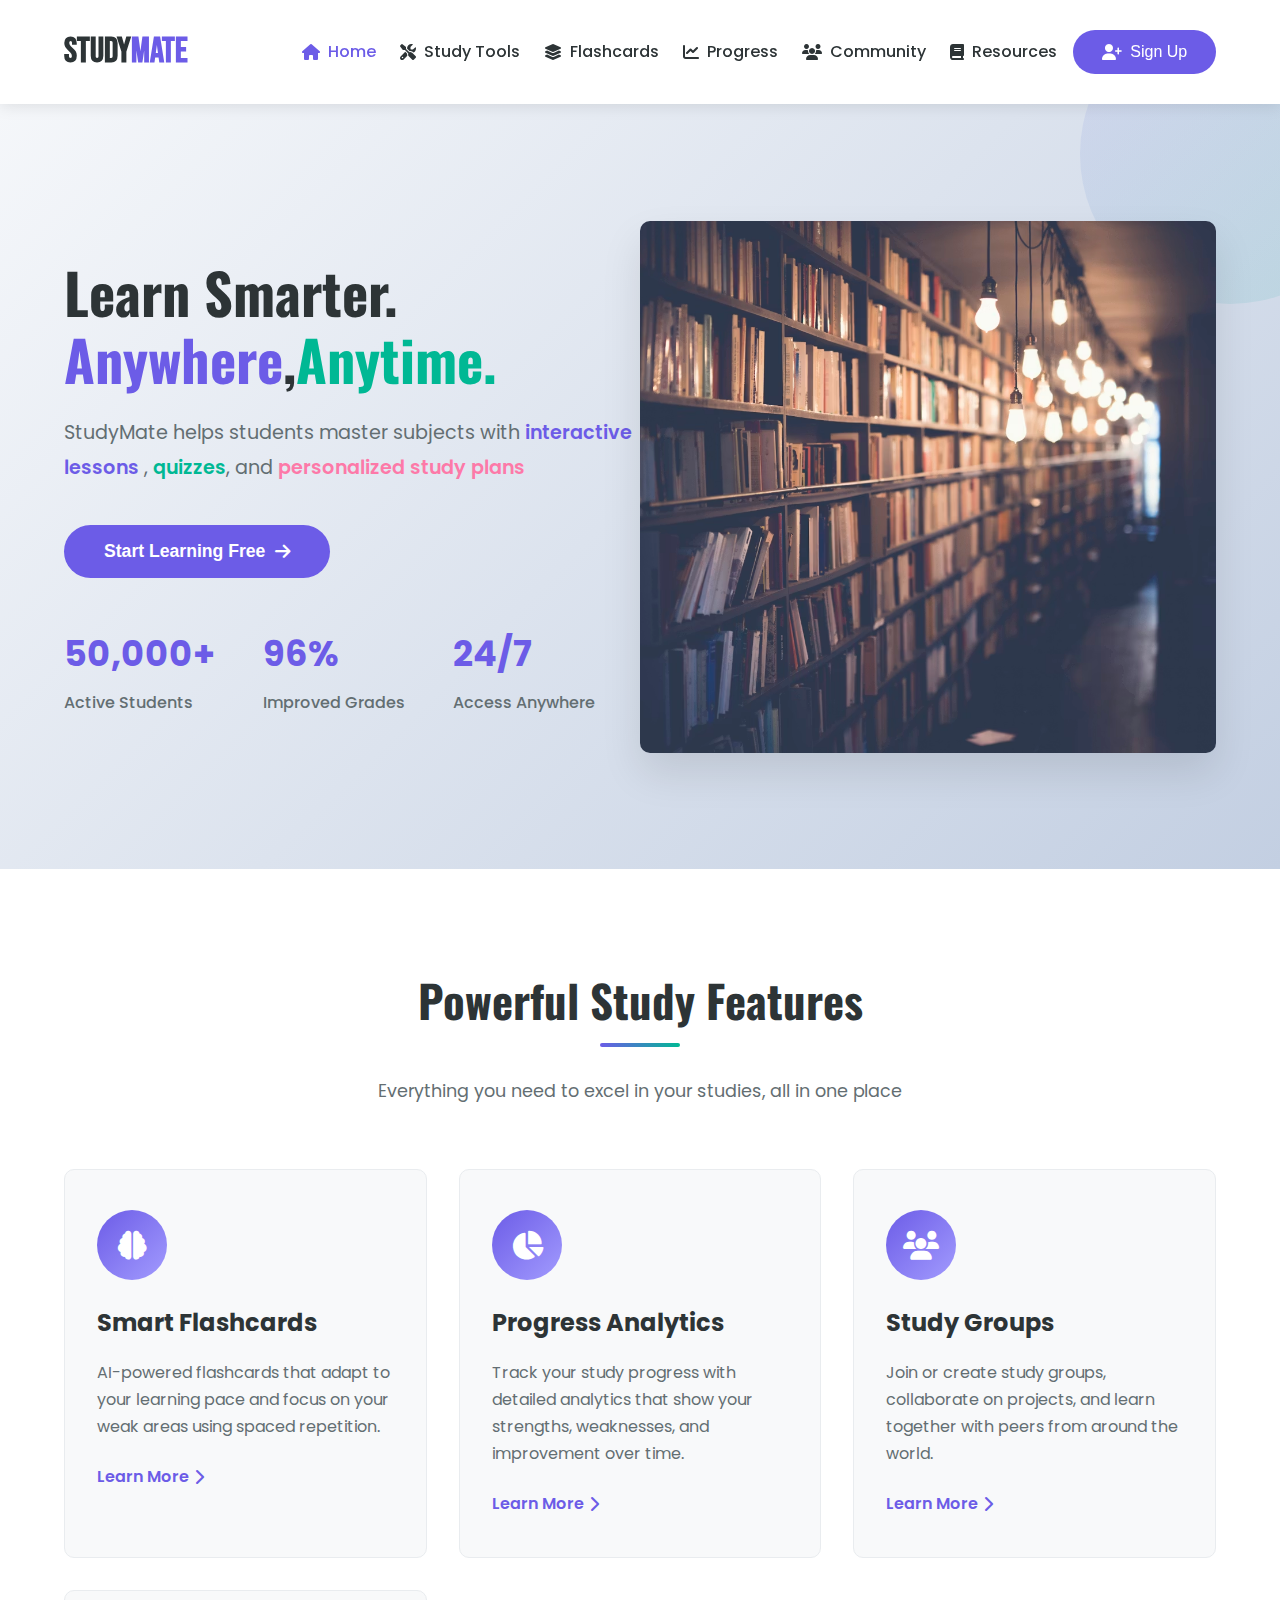
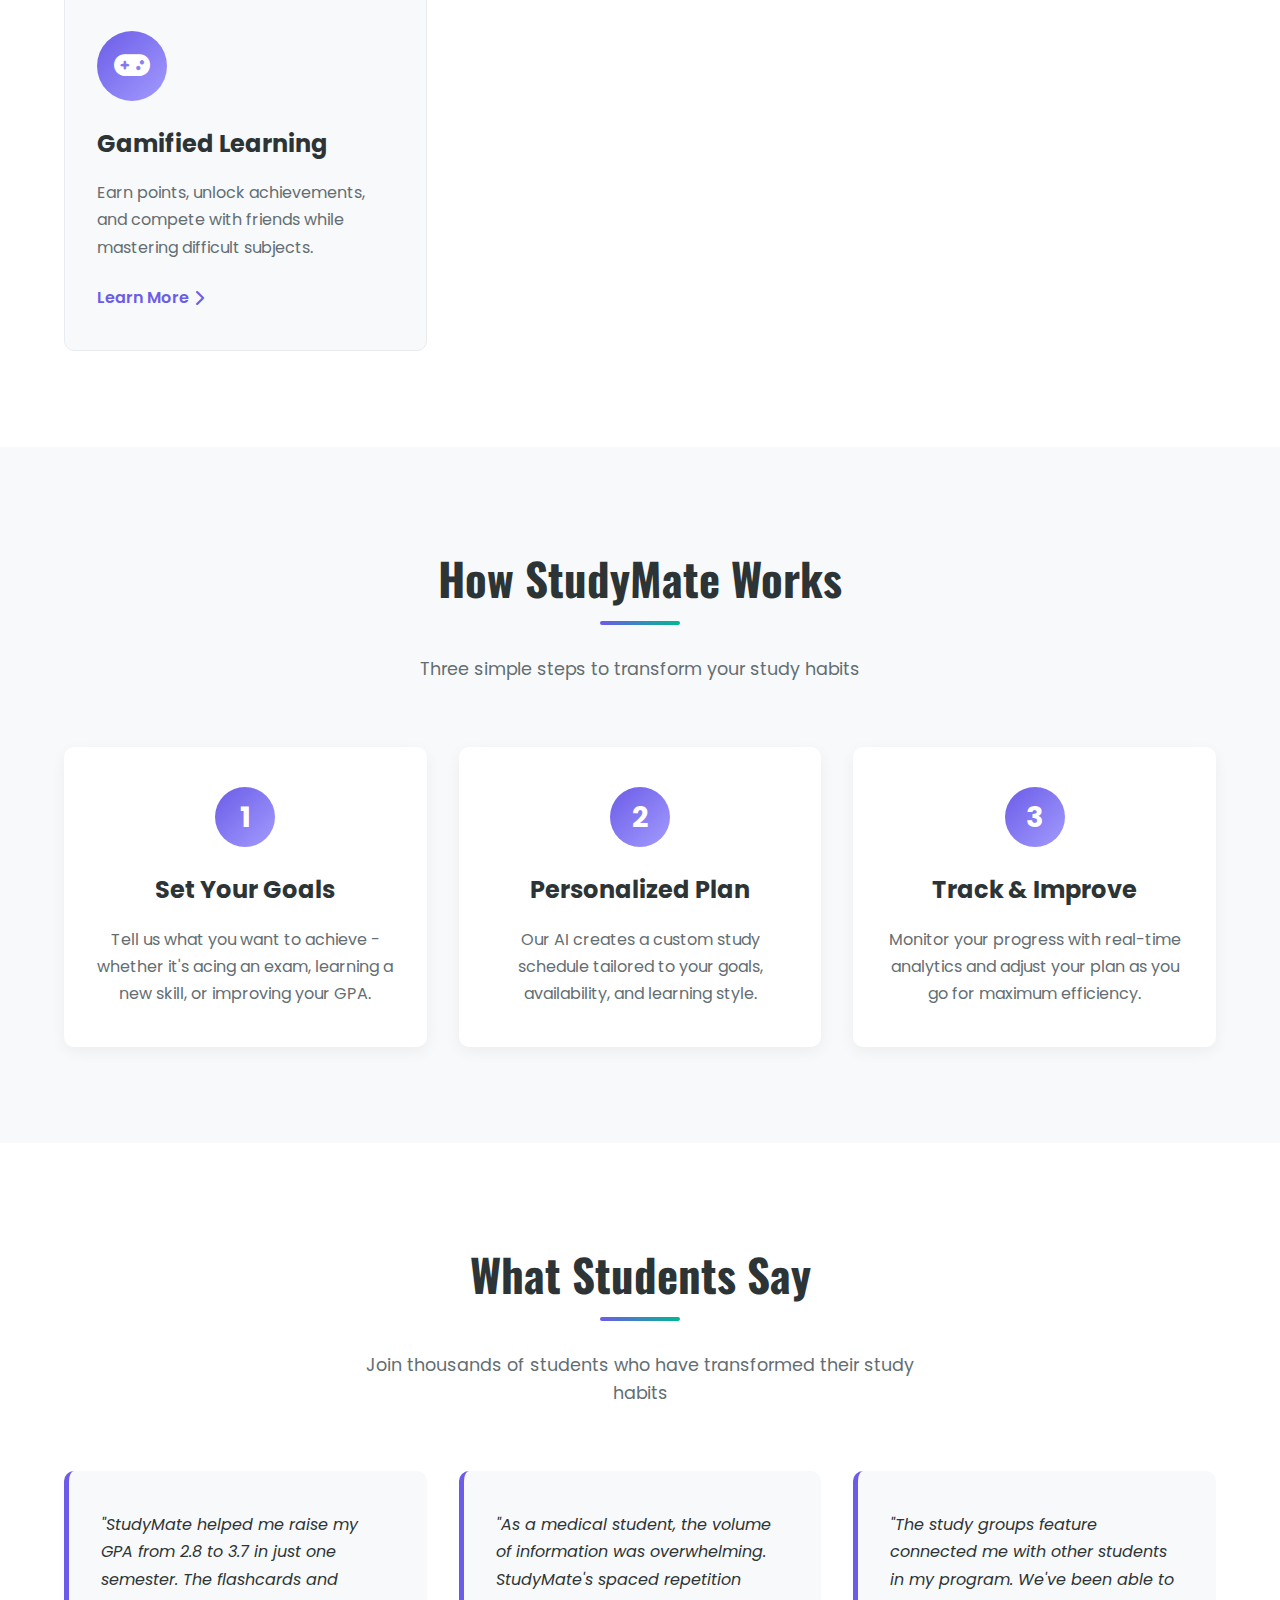
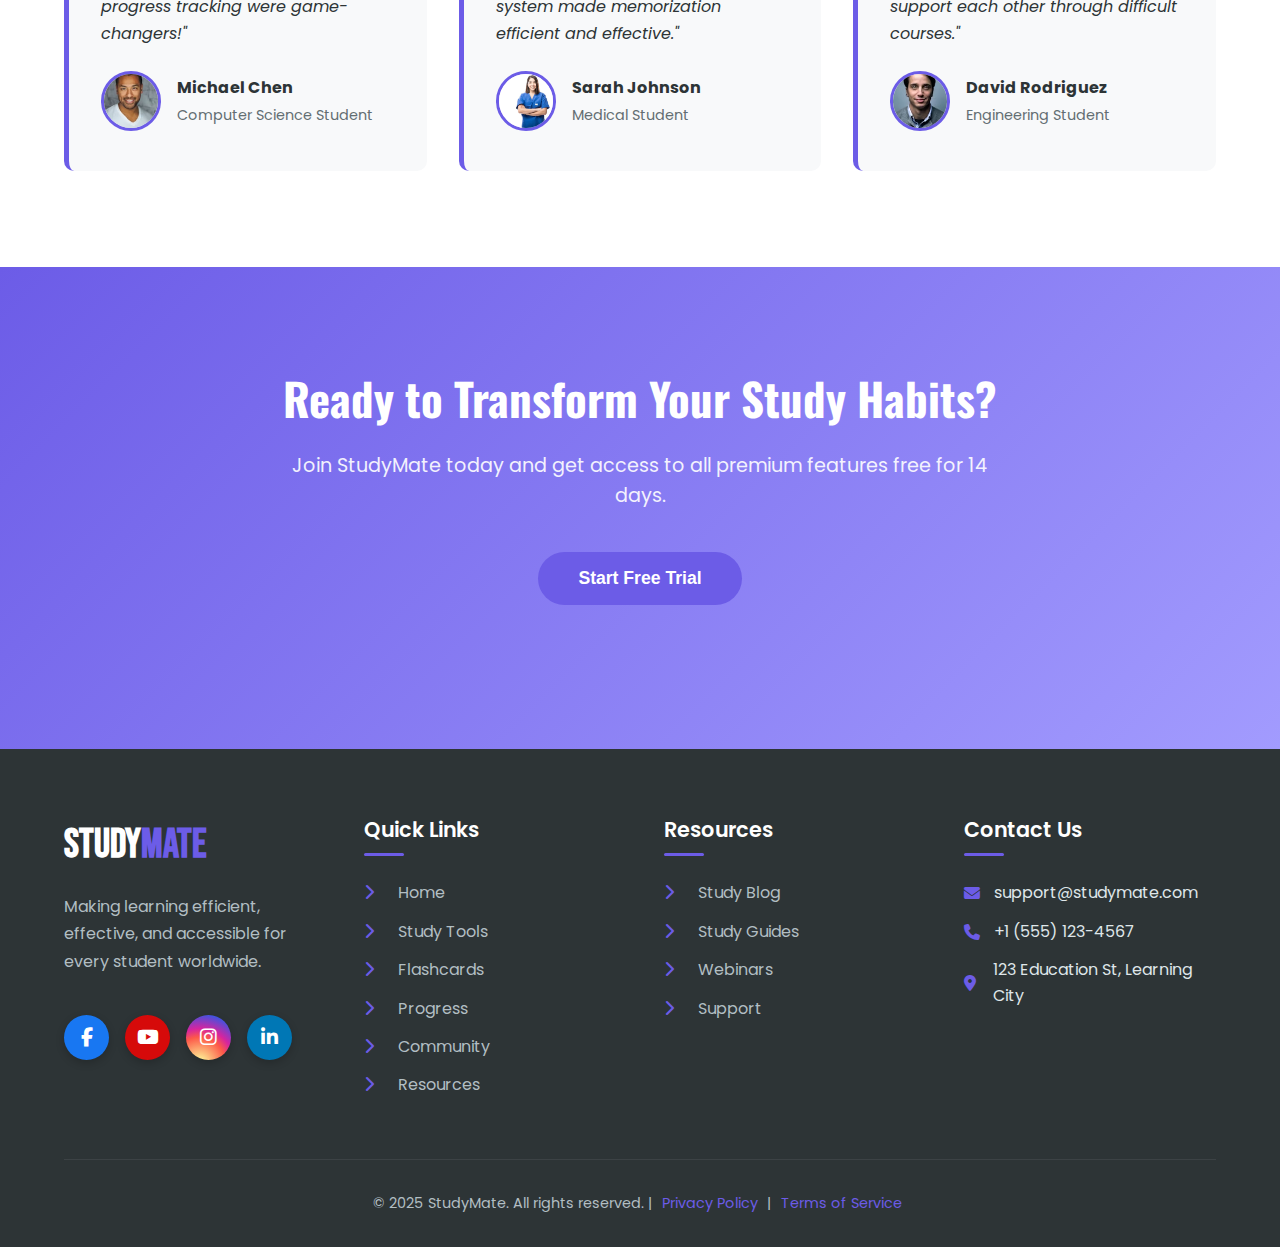
<file: index.html>
<!DOCTYPE html>
<html lang="en">

<head>
    <meta charset="UTF-8">
    <meta name="viewport" content="width=device-width, initial-scale=1.0">
    <title>STUDY MATE - Learn Smarter, Anywhere</title>
    <link rel="stylesheet" href="style.css">
    <link rel="preconnect" href="https://fonts.googleapis.com">
    <link rel="preconnect" href="https://fonts.gstatic.com" crossorigin>
    <link
        href="https://fonts.googleapis.com/css2?family=Ancizar+Serif:ital,wght@0,300..900;1,300..900&family=Bebas+Neue&family=Oswald:wght@200..700&family=Poppins:ital,wght@0,100;0,200;0,300;0,400;0,500;0,600;0,700;0,800;0,900&display=swap"
        rel="stylesheet">
    <link rel="stylesheet" href="https://cdnjs.cloudflare.com/ajax/libs/font-awesome/6.4.0/css/all.min.css">
   
    
</head>

<body>

    <nav class="navbar">
        <div class="logo">
            <span class="logoText">Study<span class="mate">Mate</span></span>
        </div>
        <div class="menu">
            <ul>
                <li><a href="index.html" class="active"><i class="fas fa-home"></i> Home</a></li>
                <li><a href="study-tools.html"><i class="fas fa-tools"></i> Study Tools</a></li>
                <li><a href="flashcards.html"><i class="fas fa-layer-group"></i> Flashcards</a></li>
                <li><a href="progress.html"><i class="fas fa-chart-line"></i> Progress</a></li>
                <li><a href="community.html"><i class="fas fa-users"></i> Community</a></li>
                <li><a href="resources.html"><i class="fas fa-book"></i> Resources</a></li>
                <button class="nav-btn"><a href="signUp.html"><i class="fas fa-user-plus"></i> Sign Up</a></button>
            </ul>
        </div>
        <div class="mobile-menu-btn">
            <i class="fas fa-bars"></i>
        </div>
    </nav>

    <section class="hero">
        <div class="hero-section">
            <h1>Learn Smarter. <span class="h1">Anywhere</span>,<span class="Anytime">Anytime.</span></h1>
            <p class="hero-subtitle">StudyMate helps students master subjects with <span class="firstP">interactive
                    lessons</span>
                , <span class="secondP">quizzes</span>, and <span class="thirdP">personalized study plans</span></p>
            <button class="cta-btn"><a href="signUp.html">Start Learning Free <i
                        class="fas fa-arrow-right"></i></a></button>
            <div class="hero-stats">
                <div class="stat">
                    <h3>50,000+</h3>
                    <p>Active Students</p>
                </div>
                <div class="stat">
                    <h3>96%</h3>
                    <p>Improved Grades</p>
                </div>
                <div class="stat">
                    <h3>24/7</h3>
                    <p>Access Anywhere</p>
                </div>
            </div>
        </div>
        <div class="hero-image">
            <img src="images/landing.jpg" alt="Student studying with laptop">
        </div>
    </section>

    <section class="features">
        <div class="section-header">
            <h2>Powerful Study Features</h2>
            <p>Everything you need to excel in your studies, all in one place</p>
        </div>
        <div class="features-grid">
            <div class="feature-card">
                <div class="feature-icon">
                    <i class="fas fa-brain"></i>
                </div>
                <h3>Smart Flashcards</h3>
                <p>AI-powered flashcards that adapt to your learning pace and focus on your weak areas using spaced
                    repetition.</p>
                <a href="flashcards.html">Learn More <i class="fas fa-chevron-right"></i></a>
            </div>
            <div class="feature-card">
                <div class="feature-icon">
                    <i class="fas fa-chart-pie"></i>
                </div>
                <h3>Progress Analytics</h3>
                <p>Track your study progress with detailed analytics that show your strengths, weaknesses, and
                    improvement over time.</p>
                <a href="progress.html">Learn More <i class="fas fa-chevron-right"></i></a>
            </div>
            <div class="feature-card">
                <div class="feature-icon">
                    <i class="fas fa-users"></i>
                </div>
                <h3>Study Groups</h3>
                <p>Join or create study groups, collaborate on projects, and learn together with peers from around the
                    world.</p>
                <a href="community.html">Learn More <i class="fas fa-chevron-right"></i></a>
            </div>
            <div class="feature-card">
                <div class="feature-icon">
                    <i class="fas fa-gamepad"></i>
                </div>
                <h3>Gamified Learning</h3>
                <p>Earn points, unlock achievements, and compete with friends while mastering difficult subjects.</p>
                <a href="study-tools.html">Learn More <i class="fas fa-chevron-right"></i></a>
            </div>
        </div>
    </section>

    <section class="how-it-works">
        <div class="section-header">
            <h2>How StudyMate Works</h2>
            <p>Three simple steps to transform your study habits</p>
        </div>
        <div class="steps-container">
            <div class="step">
                <div class="step-number">1</div>
                <h3>Set Your Goals</h3>
                <p>Tell us what you want to achieve - whether it's acing an exam, learning a new skill, or improving
                    your GPA.</p>
            </div>
            <div class="step">
                <div class="step-number">2</div>
                <h3>Personalized Plan</h3>
                <p>Our AI creates a custom study schedule tailored to your goals, availability, and learning style.</p>
            </div>
            <div class="step">
                <div class="step-number">3</div>
                <h3>Track & Improve</h3>
                <p>Monitor your progress with real-time analytics and adjust your plan as you go for maximum efficiency.
                </p>
            </div>
        </div>
    </section>

    <section class="testimonials">
        <div class="section-header">
            <h2>What Students Say</h2>
            <p>Join thousands of students who have transformed their study habits</p>
        </div>
        <div class="testimonials-grid">
            <div class="testimonial-card">
                <div class="testimonial-content">
                    <p>"StudyMate helped me raise my GPA from 2.8 to 3.7 in just one semester. The flashcards and
                        progress tracking were game-changers!"</p>
                </div>
                <div class="testimonial-author">
                    <img src="images/testimonial.jpg" alt="Student">
                    <div>
                        <h4>Michael Chen</h4>
                        <p>Computer Science Student</p>
                    </div>
                </div>
            </div>
            <div class="testimonial-card">
                <div class="testimonial-content">
                    <p>"As a medical student, the volume of information was overwhelming. StudyMate's spaced repetition
                        system made memorization efficient and effective."</p>
                </div>
                <div class="testimonial-author">
                    <img src="images/testimonial1.jpg" alt="Student">
                    <div>
                        <h4>Sarah Johnson</h4>
                        <p>Medical Student</p>
                    </div>
                </div>
            </div>
            <div class="testimonial-card">
                <div class="testimonial-content">
                    <p>"The study groups feature connected me with other students in my program. We've been able to
                        support each other through difficult courses."</p>
                </div>
                <div class="testimonial-author">
                    <img src="images/testimonial2.jpg" alt="Student">
                    <div>
                        <h4>David Rodriguez</h4>
                        <p>Engineering Student</p>
                    </div>
                </div>
            </div>
        </div>
    </section>

    <section class="cta-section">
        <div class="cta-content">
            <h2>Ready to Transform Your Study Habits?</h2>
            <p>Join StudyMate today and get access to all premium features free for 14 days.</p>
            <div class="cta-buttons">
                <button class="cta-btn primary"><a href="signUp.html">Start Free Trial</a></button>

            </div>
        </div>
    </section>

    <footer>
        <div class="footer-content">
            <div class="footer-section">
                <div class="logo footer-logo">
                    <span class="logoText">Study<span class="mate">Mate</span></span>
                </div>
                <p>Making learning efficient, effective, and accessible for every student worldwide.</p>
                <div class="social-icons">
                    <a href="https://www.facebook.com/share/14RPMbnhgGu/" class="facebook"><i
                            class="fab fa-facebook-f"></i></a>
                    <a href="https://www.youtube.com/@AhmedAli-k7b" class="youtube"><i class="fab fa-youtube"></i></a>
                    <a href="https://www.instagram.com/ahmeyali.9/" class="instagram"><i
                            class="fab fa-instagram"></i></a>
                    <a href="https://www.linkedin.com/in/ahmed-ali-883129359" class="linkedin"><i
                            class="fab fa-linkedin-in"></i></a>
                </div>
            </div>
            <div class="footer-section">
                <h3>Quick Links</h3>
                <ul>
                    <li><a href="index.html"><i class="fas fa-chevron-right"></i> Home</a></li>
                    <li><a href="study-tools.html"><i class="fas fa-chevron-right"></i> Study Tools</a></li>
                    <li><a href="flashcards.html"><i class="fas fa-chevron-right"></i> Flashcards</a></li>
                    <li><a href="progress.html"><i class="fas fa-chevron-right"></i> Progress</a></li>
                    <li><a href="community.html"><i class="fas fa-chevron-right"></i> Community</a></li>
                    <li><a href="resources.html"><i class="fas fa-chevron-right"></i> Resources</a></li>
                </ul>
            </div>
            <div class="footer-section">
                <h3>Resources</h3>
                <ul>
                    <li><a href="resources.html"><i class="fas fa-chevron-right"></i> Study Blog</a></li>
                    <li><a href="flashcards.html"><i class="fas fa-chevron-right"></i> Study Guides</a></li>
                    <li><a href="community.html"><i class="fas fa-chevron-right"></i> Webinars</a></li>
                    <li><a href="community.html"><i class="fas fa-chevron-right"></i> Support</a></li>
                </ul>
            </div>
            <div class="footer-section">
                <h3>Contact Us</h3>
                <ul>
                    <li><i class="fas fa-envelope"></i> support@studymate.com</li>
                    <li><i class="fas fa-phone"></i> +1 (555) 123-4567</li>
                    <li><i class="fas fa-map-marker-alt"></i> 123 Education St, Learning City</li>
                </ul>
            </div>
        </div>
        <div class="footer-bottom">
            <p>&copy; 2025 StudyMate. All rights reserved. | <a href="privacy-policy.html">Privacy Policy</a> | <a
                    href="terms-of-service.html">Terms of Service</a></p>
        </div>
    </footer>
 <script src="main.js"></script>

</body>

</html>
</file>
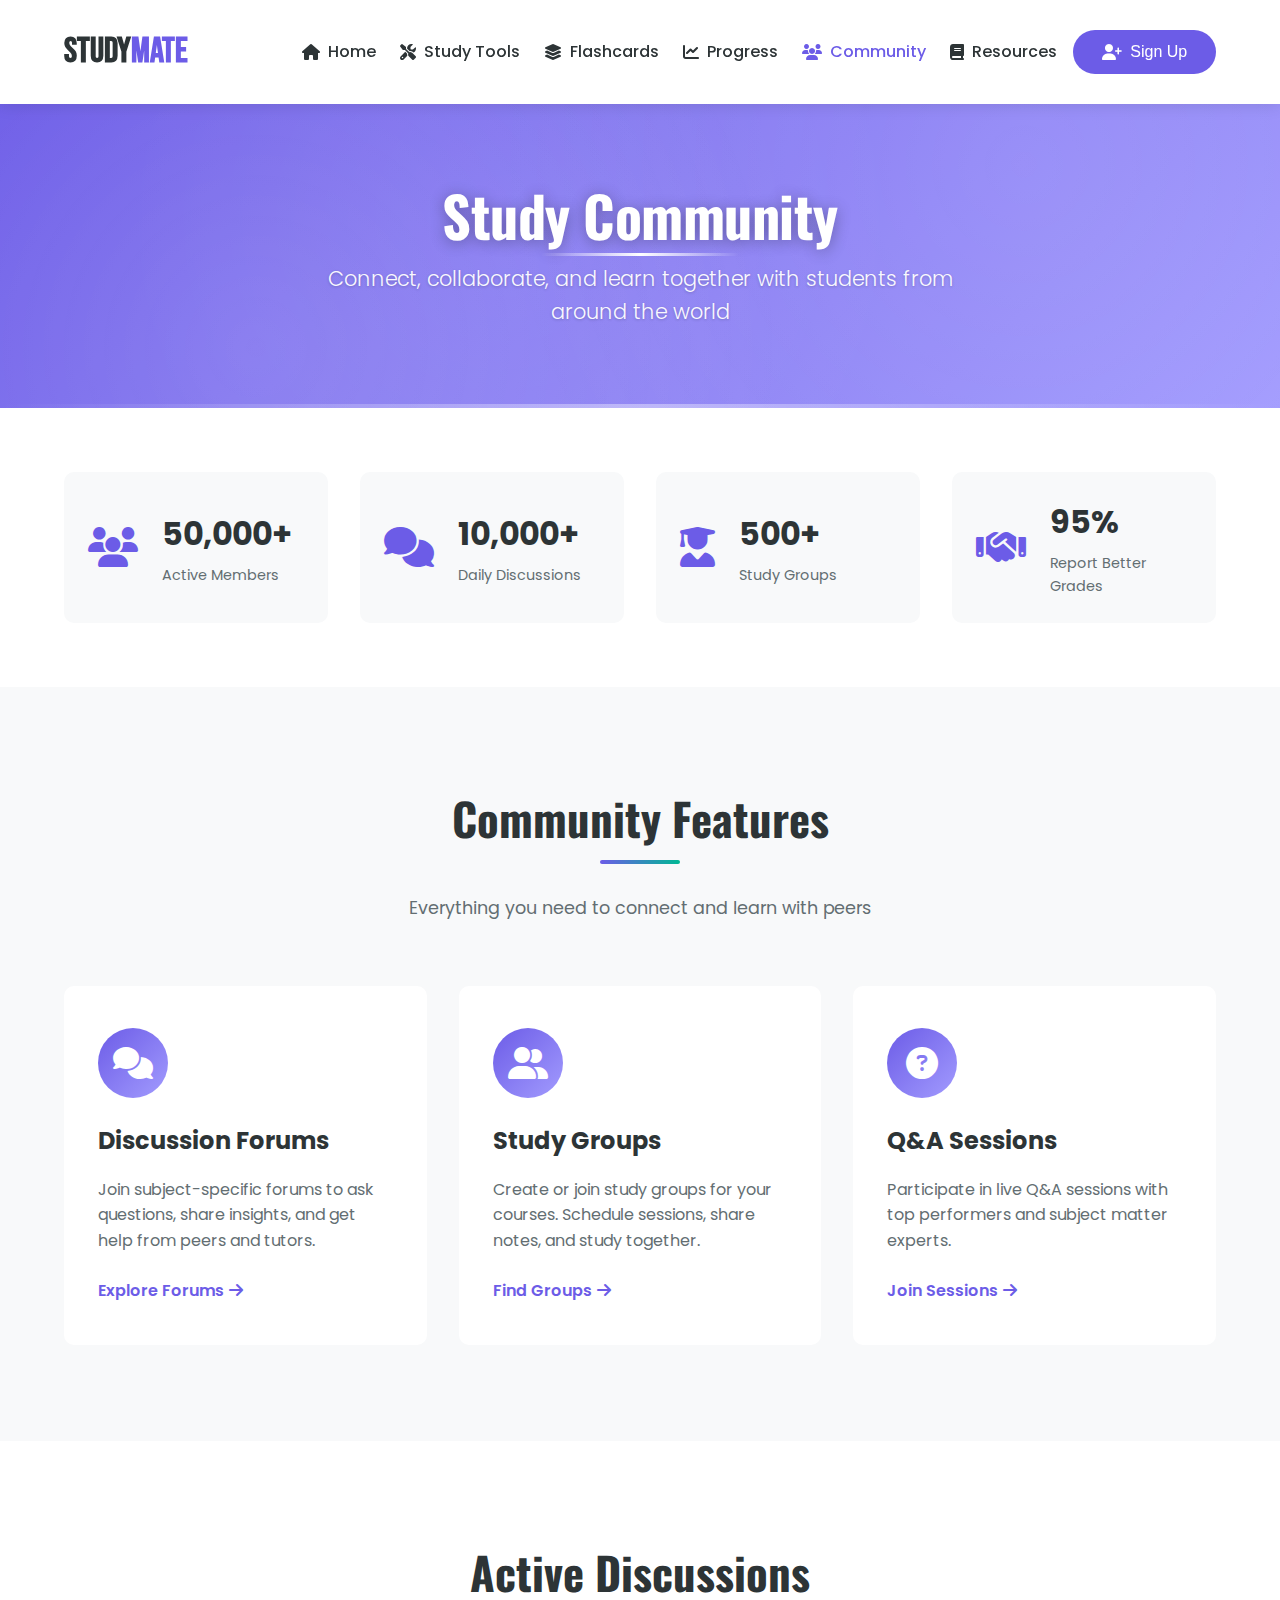
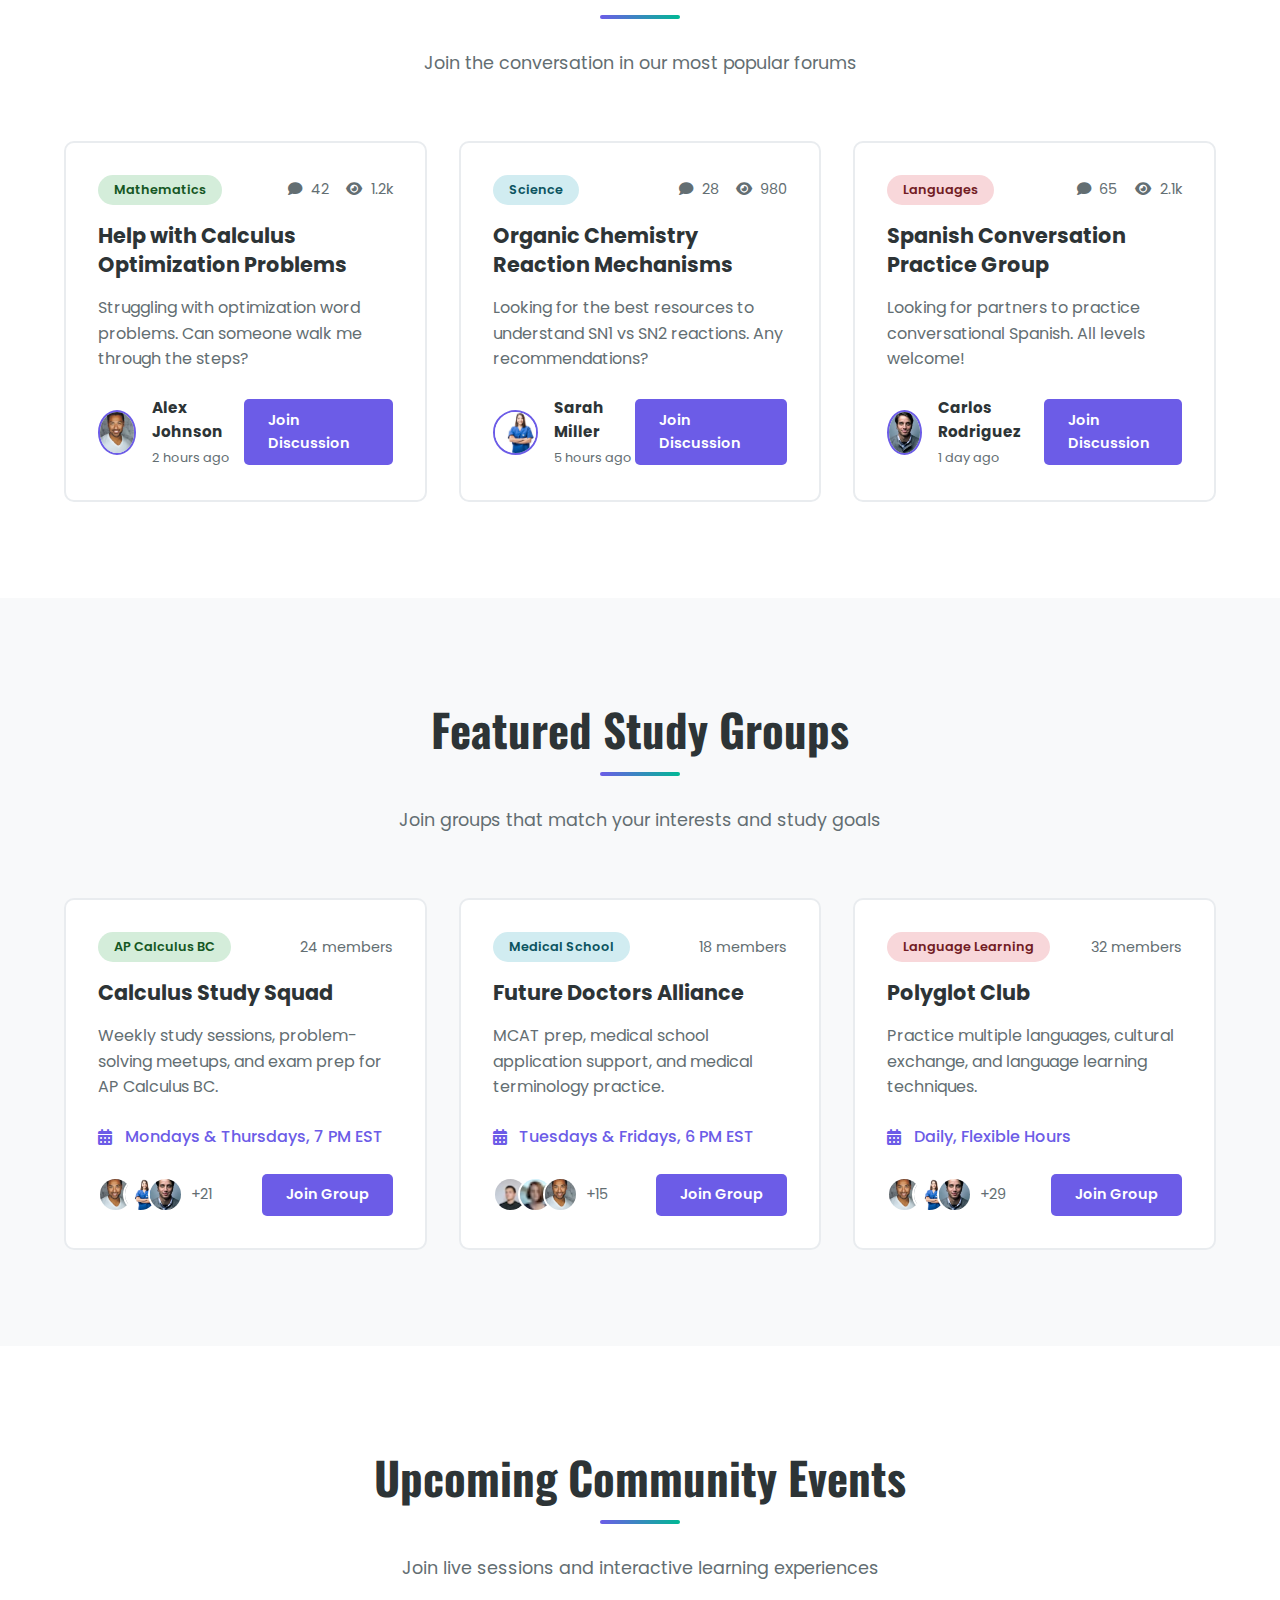
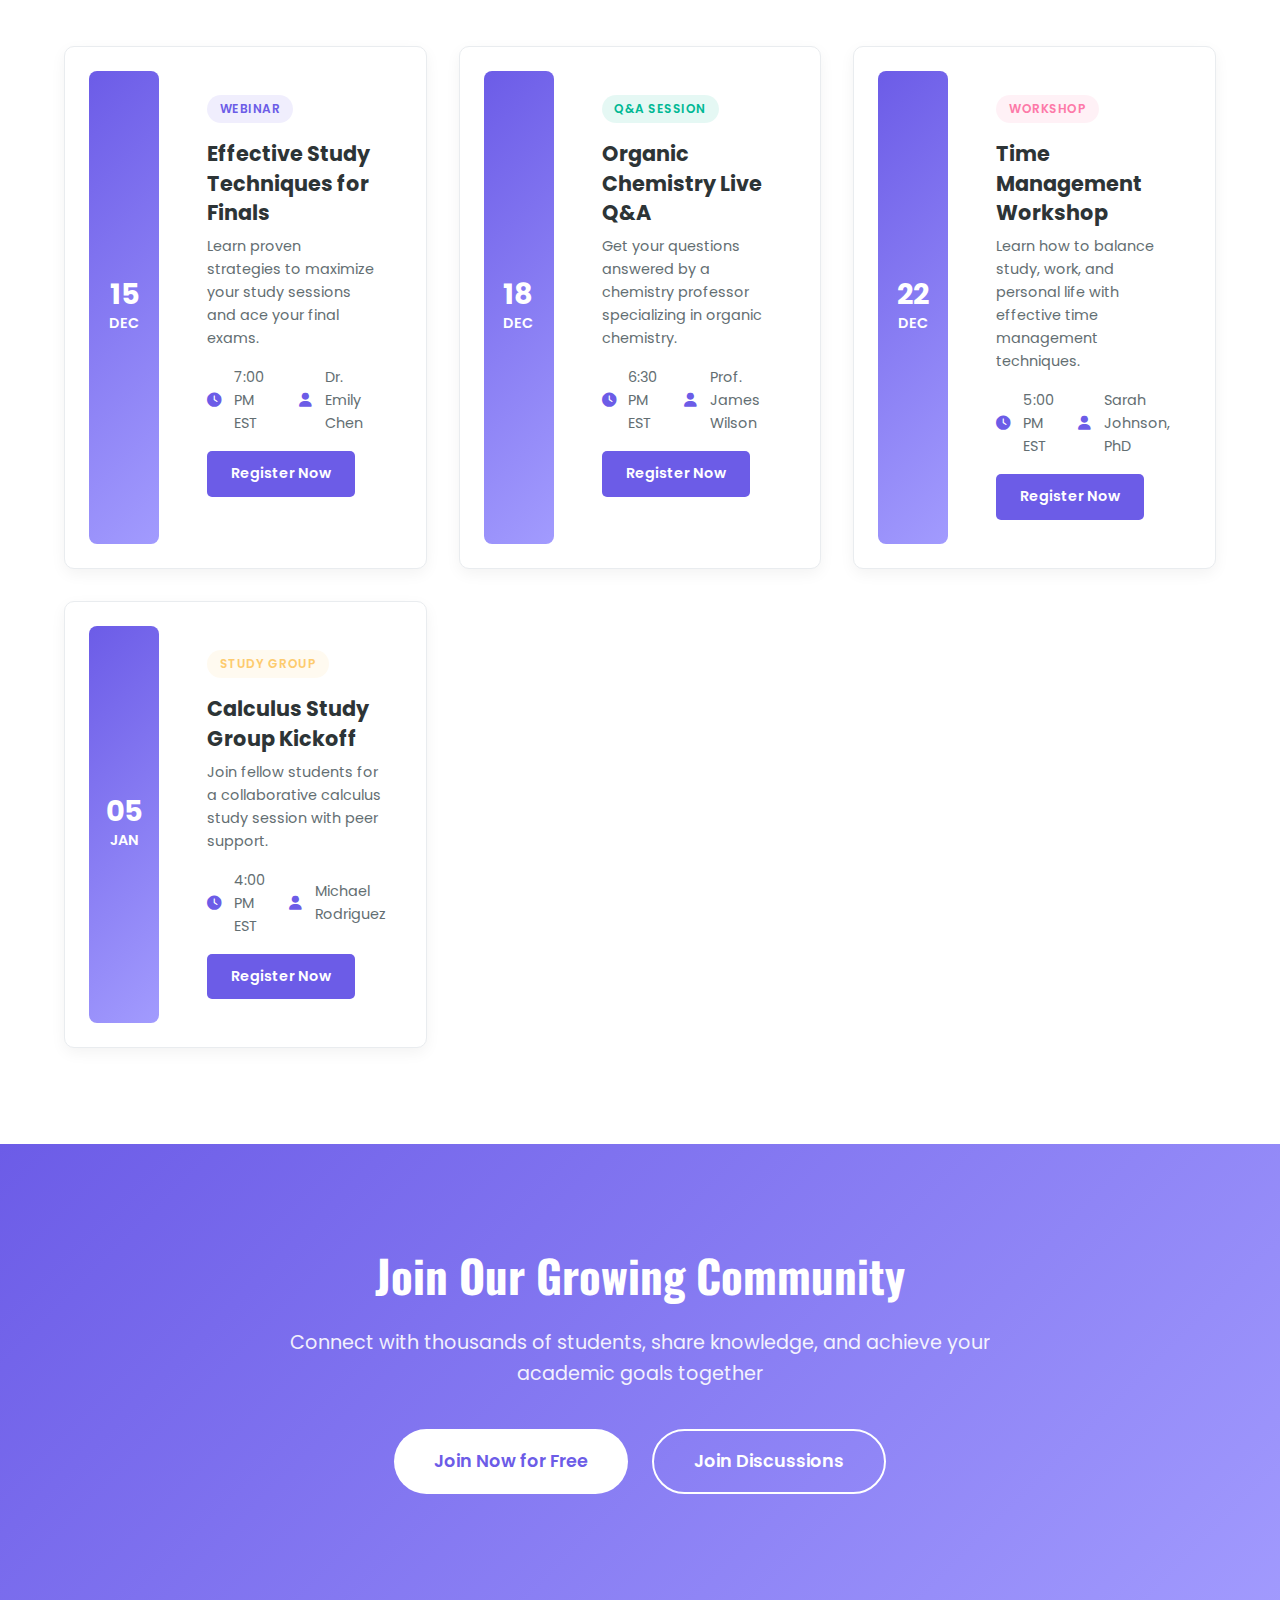
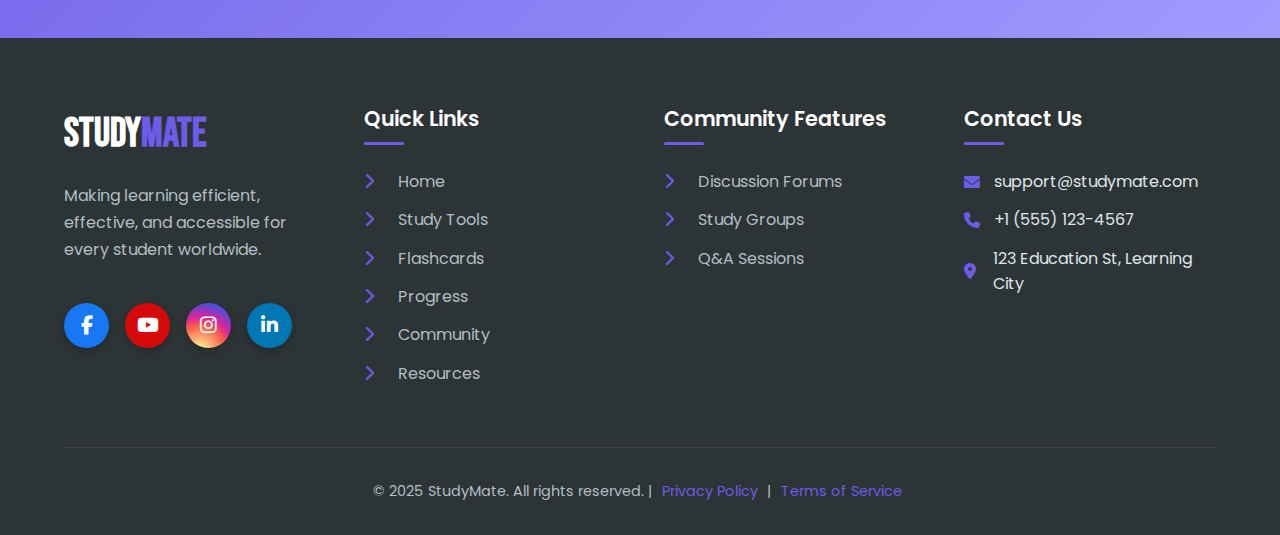
<file: community.html>
<!DOCTYPE html>
<html lang="en">

<head>
    <meta charset="UTF-8">
    <meta name="viewport" content="width=device-width, initial-scale=1.0">
    <title>Community - StudyMate</title>
    <link rel="stylesheet" href="style.css">
    <link rel="stylesheet" href="community.css">
    <link rel="preconnect" href="https://fonts.googleapis.com">
    <link rel="preconnect" href="https://fonts.gstatic.com" crossorigin>
    <link
        href="https://fonts.googleapis.com/css2?family=Ancizar+Serif:ital,wght@0,300..900;1,300..900&family=Bebas+Neue&family=Oswald:wght@200..700&family=Poppins:ital,wght@0,100;0,200;0,300;0,400;0,500;0,600;0,700;0,800;0,900&display=swap"
        rel="stylesheet">
    <link rel="stylesheet" href="https://cdnjs.cloudflare.com/ajax/libs/font-awesome/6.4.0/css/all.min.css">
   <script src="community.js"></script>
</head>

<body>

    <nav class="navbar">
        <div class="logo">
            <span class="logoText">Study<span class="mate">Mate</span></span>
        </div>
        <div class="menu">
            <ul>
                <li><a href="index.html"><i class="fas fa-home"></i> Home</a></li>
                <li><a href="study-tools.html"><i class="fas fa-tools"></i> Study Tools</a></li>
                <li><a href="flashcards.html"><i class="fas fa-layer-group"></i> Flashcards</a></li>
                <li><a href="progress.html"><i class="fas fa-chart-line"></i> Progress</a></li>
                <li><a href="community.html" class="active"><i class="fas fa-users"></i> Community</a></li>
                <li><a href="resources.html"><i class="fas fa-book"></i> Resources</a></li>
                <button class="nav-btn"><a href="signUp.html"><i class="fas fa-user-plus"></i> Sign Up</a></button>
            </ul>
        </div>
        <div class="mobile-menu-btn">
            <i class="fas fa-bars"></i>
        </div>
    </nav>

    <section class="page-header">
        <div class="header-content">
            <h1>Study Community</h1>
            <p>Connect, collaborate, and learn together with students from around the world</p>
        </div>
    </section>

    <section class="community-stats">
        <div class="container">
            <div class="stats-grid">
                <div class="stat-item">
                    <i class="fas fa-users"></i>
                    <div class="stat-content">
                        <h3>50,000+</h3>
                        <p>Active Members</p>
                    </div>
                </div>
                <div class="stat-item">
                    <i class="fas fa-comments"></i>
                    <div class="stat-content">
                        <h3>10,000+</h3>
                        <p>Daily Discussions</p>
                    </div>
                </div>
                <div class="stat-item">
                    <i class="fas fa-user-graduate"></i>
                    <div class="stat-content">
                        <h3>500+</h3>
                        <p>Study Groups</p>
                    </div>
                </div>
                <div class="stat-item">
                    <i class="fas fa-handshake"></i>
                    <div class="stat-content">
                        <h3>95%</h3>
                        <p>Report Better Grades</p>
                    </div>
                </div>
            </div>
        </div>
    </section>

    <section class="community-features">
        <div class="container">
            <div class="section-header">
                <h2>Community Features</h2>
                <p>Everything you need to connect and learn with peers</p>
            </div>

            <div class="features-grid">
                <div class="feature-card">
                    <div class="feature-icon">
                        <i class="fas fa-comments"></i>
                    </div>
                    <h3>Discussion Forums</h3>
                    <p>Join subject-specific forums to ask questions, share insights, and get help from peers and
                        tutors.</p>
                    <a href="#forums" class="feature-link">Explore Forums <i class="fas fa-arrow-right"></i></a>
                </div>

                <div class="feature-card">
                    <div class="feature-icon">
                        <i class="fas fa-user-friends"></i>
                    </div>
                    <h3>Study Groups</h3>
                    <p>Create or join study groups for your courses. Schedule sessions, share notes, and study together.
                    </p>
                    <a href="#groups" class="feature-link">Find Groups <i class="fas fa-arrow-right"></i></a>
                </div>

                <div class="feature-card">
                    <div class="feature-icon">
                        <i class="fas fa-question-circle"></i>
                    </div>
                    <h3>Q&A Sessions</h3>
                    <p>Participate in live Q&A sessions with top performers and subject matter experts.</p>
                    <a href="#qna" class="feature-link">Join Sessions <i class="fas fa-arrow-right"></i></a>
                </div>


            </div>
        </div>
    </section>

    <section class="active-discussions" id="forums">
        <div class="container">
            <div class="section-header">
                <h2>Active Discussions</h2>
                <p>Join the conversation in our most popular forums</p>
            </div>

            <div class="discussions-grid">
                <div class="discussion-card">
                    <div class="discussion-header">
                        <span class="discussion-category math">Mathematics</span>
                        <span class="discussion-stats">
                            <i class="fas fa-comment"></i> 42
                            <i class="fas fa-eye"></i> 1.2k
                        </span>
                    </div>
                    <h3>Help with Calculus Optimization Problems</h3>
                    <p>Struggling with optimization word problems. Can someone walk me through the steps?</p>
                    <div class="discussion-footer">
                        <div class="discussion-author">
                            <img src="images/testimonial.jpg" alt="User">
                            <div>
                                <h4>Alex Johnson</h4>
                                <p>2 hours ago</p>
                            </div>
                        </div>
                        <a href="discussion.html" class="discussion-btn">Join Discussion</a>
                    </div>
                </div>

                <div class="discussion-card">
                    <div class="discussion-header">
                        <span class="discussion-category science">Science</span>
                        <span class="discussion-stats">
                            <i class="fas fa-comment"></i> 28
                            <i class="fas fa-eye"></i> 980
                        </span>
                    </div>
                    <h3>Organic Chemistry Reaction Mechanisms</h3>
                    <p>Looking for the best resources to understand SN1 vs SN2 reactions. Any recommendations?</p>
                    <div class="discussion-footer">
                        <div class="discussion-author">
                            <img src="images/testimonial1.jpg" alt="User">
                            <div>
                                <h4>Sarah Miller</h4>
                                <p>5 hours ago</p>
                            </div>
                        </div>
                        <a href="discussion.html" class="discussion-btn">Join Discussion</a>
                    </div>
                </div>

                <div class="discussion-card">
                    <div class="discussion-header">
                        <span class="discussion-category language">Languages</span>
                        <span class="discussion-stats">
                            <i class="fas fa-comment"></i> 65
                            <i class="fas fa-eye"></i> 2.1k
                        </span>
                    </div>
                    <h3>Spanish Conversation Practice Group</h3>
                    <p>Looking for partners to practice conversational Spanish. All levels welcome!</p>
                    <div class="discussion-footer">
                        <div class="discussion-author">
                            <img src="images/testimonial2.jpg" alt="User">
                            <div>
                                <h4>Carlos Rodriguez</h4>
                                <p>1 day ago</p>
                            </div>
                        </div>
                        <a href="discussion.html" class="discussion-btn">Join Discussion</a>
                    </div>
                </div>
            </div>


        </div>
    </section>

    <section class="study-groups" id="groups">
        <div class="container">
            <div class="section-header">
                <h2>Featured Study Groups</h2>
                <p>Join groups that match your interests and study goals</p>
            </div>

            <div class="groups-grid">
                <div class="group-card">
                    <div class="group-header">
                        <span class="group-subject math">AP Calculus BC</span>
                        <span class="group-size">24 members</span>
                    </div>
                    <h3>Calculus Study Squad</h3>
                    <p>Weekly study sessions, problem-solving meetups, and exam prep for AP Calculus BC.</p>
                    <div class="group-schedule">
                        <i class="fas fa-calendar-alt"></i>
                        <span>Mondays & Thursdays, 7 PM EST</span>
                    </div>
                    <div class="group-footer">
                        <div class="group-members">
                            <div class="member-avatars">
                                <img src="images/testimonial.jpg" alt="Member">
                                <img src="images/testimonial1.jpg" alt="Member">
                                <img src="images/testimonial2.jpg" alt="Member">
                                <span class="more-members">+21</span>
                            </div>
                        </div>
                        <a href="discussion.html" class="group-btn">Join Group</a>
                    </div>
                </div>

                <div class="group-card">
                    <div class="group-header">
                        <span class="group-subject science">Medical School</span>
                        <span class="group-size">18 members</span>
                    </div>
                    <h3>Future Doctors Alliance</h3>
                    <p>MCAT prep, medical school application support, and medical terminology practice.</p>
                    <div class="group-schedule">
                        <i class="fas fa-calendar-alt"></i>
                        <span>Tuesdays & Fridays, 6 PM EST</span>
                    </div>
                    <div class="group-footer">
                        <div class="group-members">
                            <div class="member-avatars">
                                <img src="images/member2.jpg" alt="Member">
                                <img src="images/member1.jpg" alt="Member">
                                <img src="images/testimonial.jpg" alt="Member">
                                <span class="more-members">+15</span>
                            </div>
                        </div>
                        <a href="discussion.html" class="group-btn">Join Group</a>
                    </div>
                </div>

                <div class="group-card">
                    <div class="group-header">
                        <span class="group-subject language">Language Learning</span>
                        <span class="group-size">32 members</span>
                    </div>
                    <h3>Polyglot Club</h3>
                    <p>Practice multiple languages, cultural exchange, and language learning techniques.</p>
                    <div class="group-schedule">
                        <i class="fas fa-calendar-alt"></i>
                        <span>Daily, Flexible Hours</span>
                    </div>
                    <div class="group-footer">
                        <div class="group-members">
                            <div class="member-avatars">
                                <img src="images/testimonial.jpg" alt="Member">
                                <img src="images/testimonial1.jpg" alt="Member">
                                <img src="images/testimonial2.jpg" alt="Member">
                                <span class="more-members">+29</span>
                            </div>
                        </div>
                        <a href="discussion.html" class="group-btn">Join Group</a>
                    </div>
                </div>
            </div>


        </div>
    </section>

    <section class="community-events" id="qna">
        <div class="container">
            <div class="section-header">
                <h2>Upcoming Community Events</h2>
                <p>Join live sessions and interactive learning experiences</p>
            </div>

            <div class="events-grid">
                <!-- Event 1: Study Techniques Webinar -->
                <div class="event-card">
                    <div class="event-date">
                        <span class="event-day">15</span>
                        <span class="event-month">DEC</span>
                    </div>
                    <div class="event-content">
                        <span class="event-type webinar">Webinar</span>
                        <h3>Effective Study Techniques for Finals</h3>
                        <p>Learn proven strategies to maximize your study sessions and ace your final exams.</p>
                        <div class="event-details">
                            <span><i class="fas fa-clock"></i> 7:00 PM EST</span>
                            <span><i class="fas fa-user"></i> Dr. Emily Chen</span>
                        </div>
                        <!-- Updated Register Now button with data attributes -->
                        <a href="register.html" class="event-btn register-btn" data-event-type="webinar"
                            data-event-title="Effective Study Techniques for Finals" data-event-date="December 15, 2025"
                            data-event-time="7:00 PM EST" data-event-instructor="Dr. Emily Chen"
                            data-event-description="Learn proven strategies to maximize your study sessions and ace your final exams. This webinar covers time management, active recall techniques, and exam preparation strategies that have been scientifically proven to boost retention and performance."
                            data-event-duration="90 minutes" data-event-spots="85" data-event-price="FREE">
                            Register Now
                        </a>
                    </div>
                </div>

                <!-- Event 2: Organic Chemistry Q&A -->
                <div class="event-card">
                    <div class="event-date">
                        <span class="event-day">18</span>
                        <span class="event-month">DEC</span>
                    </div>
                    <div class="event-content">
                        <span class="event-type qna">Q&A Session</span>
                        <h3>Organic Chemistry Live Q&A</h3>
                        <p>Get your questions answered by a chemistry professor specializing in organic chemistry.</p>
                        <div class="event-details">
                            <span><i class="fas fa-clock"></i> 6:30 PM EST</span>
                            <span><i class="fas fa-user"></i> Prof. James Wilson</span>
                        </div>
                        <!-- Updated Register Now button -->
                        <a href="register.html" class="event-btn register-btn" data-event-type="qna"
                            data-event-title="Organic Chemistry Live Q&A" data-event-date="December 18, 2025"
                            data-event-time="6:30 PM EST" data-event-instructor="Prof. James Wilson"
                            data-event-description="Get your questions answered by a chemistry professor specializing in organic chemistry. This interactive session covers reaction mechanisms, spectroscopy, synthesis strategies, and common exam questions."
                            data-event-duration="90 minutes" data-event-spots="47" data-event-price="FREE">
                            Register Now
                        </a>
                    </div>
                </div>

                <!-- Event 3: Time Management Workshop -->
                <div class="event-card">
                    <div class="event-date">
                        <span class="event-day">22</span>
                        <span class="event-month">DEC</span>
                    </div>
                    <div class="event-content">
                        <span class="event-type workshop">Workshop</span>
                        <h3>Time Management Workshop</h3>
                        <p>Learn how to balance study, work, and personal life with effective time management
                            techniques.</p>
                        <div class="event-details">
                            <span><i class="fas fa-clock"></i> 5:00 PM EST</span>
                            <span><i class="fas fa-user"></i> Sarah Johnson, PhD</span>
                        </div>
                        <!-- Updated Register Now button -->
                        <a href="register.html" class="event-btn register-btn" data-event-type="workshop"
                            data-event-title="Time Management Workshop" data-event-date="December 22, 2025"
                            data-event-time="5:00 PM EST" data-event-instructor="Sarah Johnson, PhD"
                            data-event-description="Learn how to balance study, work, and personal life with effective time management techniques. This workshop includes practical exercises, productivity tools, and personalized scheduling strategies."
                            data-event-duration="120 minutes" data-event-spots="92" data-event-price="FREE">
                            Register Now
                        </a>
                    </div>
                </div>

                <!-- Event 4: Additional Event -->
                <div class="event-card">
                    <div class="event-date">
                        <span class="event-day">05</span>
                        <span class="event-month">JAN</span>
                    </div>
                    <div class="event-content">
                        <span class="event-type studygroup">Study Group</span>
                        <h3>Calculus Study Group Kickoff</h3>
                        <p>Join fellow students for a collaborative calculus study session with peer support.</p>
                        <div class="event-details">
                            <span><i class="fas fa-clock"></i> 4:00 PM EST</span>
                            <span><i class="fas fa-user"></i> Michael Rodriguez</span>
                        </div>
                        <!-- Updated Register Now button -->
                        <a href="register.html" class="event-btn register-btn" data-event-type="studygroup"
                            data-event-title="Calculus Study Group Kickoff" data-event-date="January 5, 2026"
                            data-event-time="4:00 PM EST" data-event-instructor="Michael Rodriguez"
                            data-event-description="Join fellow students for a collaborative calculus study session with peer support. This study group focuses on limits, derivatives, integrals, and their applications."
                            data-event-duration="120 minutes" data-event-spots="150" data-event-price="FREE">
                            Register Now
                        </a>
                    </div>
                </div>
            </div>
        </div>
    </section>

    <section class="community-cta">
        <div class="container">
            <div class="cta-content">
                <h2>Join Our Growing Community</h2>
                <p>Connect with thousands of students, share knowledge, and achieve your academic goals together</p>
                <div class="cta-buttons">
                    <a href="signUp.html" class="cta-btn primary">Join Now for Free</a>
                    <a href="#forums" class="cta-btn secondary">Join Discussions</a>
                </div>
            </div>
        </div>
    </section>

    <footer>
        <div class="footer-content">
            <div class="footer-section">
                <div class="logo footer-logo">
                    <span class="logoText">Study<span class="mate">Mate</span></span>
                </div>
                <p>Making learning efficient, effective, and accessible for every student worldwide.</p>
                <div class="social-icons">
                    <a href="https://www.facebook.com/share/14RPMbnhgGu/" class="facebook"><i
                            class="fab fa-facebook-f"></i></a>
                    <a href="https://www.youtube.com/@AhmedAli-k7b" class="youtube"><i class="fab fa-youtube"></i></a>
                    <a href="https://www.instagram.com/ahmeyali.9/" class="instagram"><i
                            class="fab fa-instagram"></i></a>
                    <a href="https://www.linkedin.com/in/ahmed-ali-883129359" class="linkedin"><i
                            class="fab fa-linkedin-in"></i></a>
                </div>
            </div>
            <div class="footer-section">
                <h3>Quick Links</h3>
                <ul>
                    <li><a href="index.html"><i class="fas fa-chevron-right"></i> Home</a></li>
                    <li><a href="study-tools.html"><i class="fas fa-chevron-right"></i> Study Tools</a></li>
                    <li><a href="flashcards.html"><i class="fas fa-chevron-right"></i> Flashcards</a></li>
                    <li><a href="progress.html"><i class="fas fa-chevron-right"></i> Progress</a></li>
                    <li><a href="community.html"><i class="fas fa-chevron-right"></i> Community</a></li>
                    <li><a href="resources.html"><i class="fas fa-chevron-right"></i> Resources</a></li>
                </ul>
            </div>
            <div class="footer-section">
                <h3>Community Features</h3>
                <ul>
                    <li><a href="#forums"><i class="fas fa-chevron-right"></i> Discussion Forums</a></li>
                    <li><a href="#groups"><i class="fas fa-chevron-right"></i> Study Groups</a></li>
                    <li><a href="#qna"><i class="fas fa-chevron-right"></i> Q&A Sessions</a></li>

                </ul>
            </div>
            <div class="footer-section">
                <h3>Contact Us</h3>
                <ul>
                    <li><i class="fas fa-envelope"></i> support@studymate.com</li>
                    <li><i class="fas fa-phone"></i> +1 (555) 123-4567</li>
                    <li><i class="fas fa-map-marker-alt"></i> 123 Education St, Learning City</li>
                </ul>
            </div>
        </div>
        <div class="footer-bottom">
            <p>&copy; 2025 StudyMate. All rights reserved. | <a href="#">Privacy Policy</a> | <a href="#">Terms of
                    Service</a></p>
        </div>
    </footer>
</body>

</html>
</file>
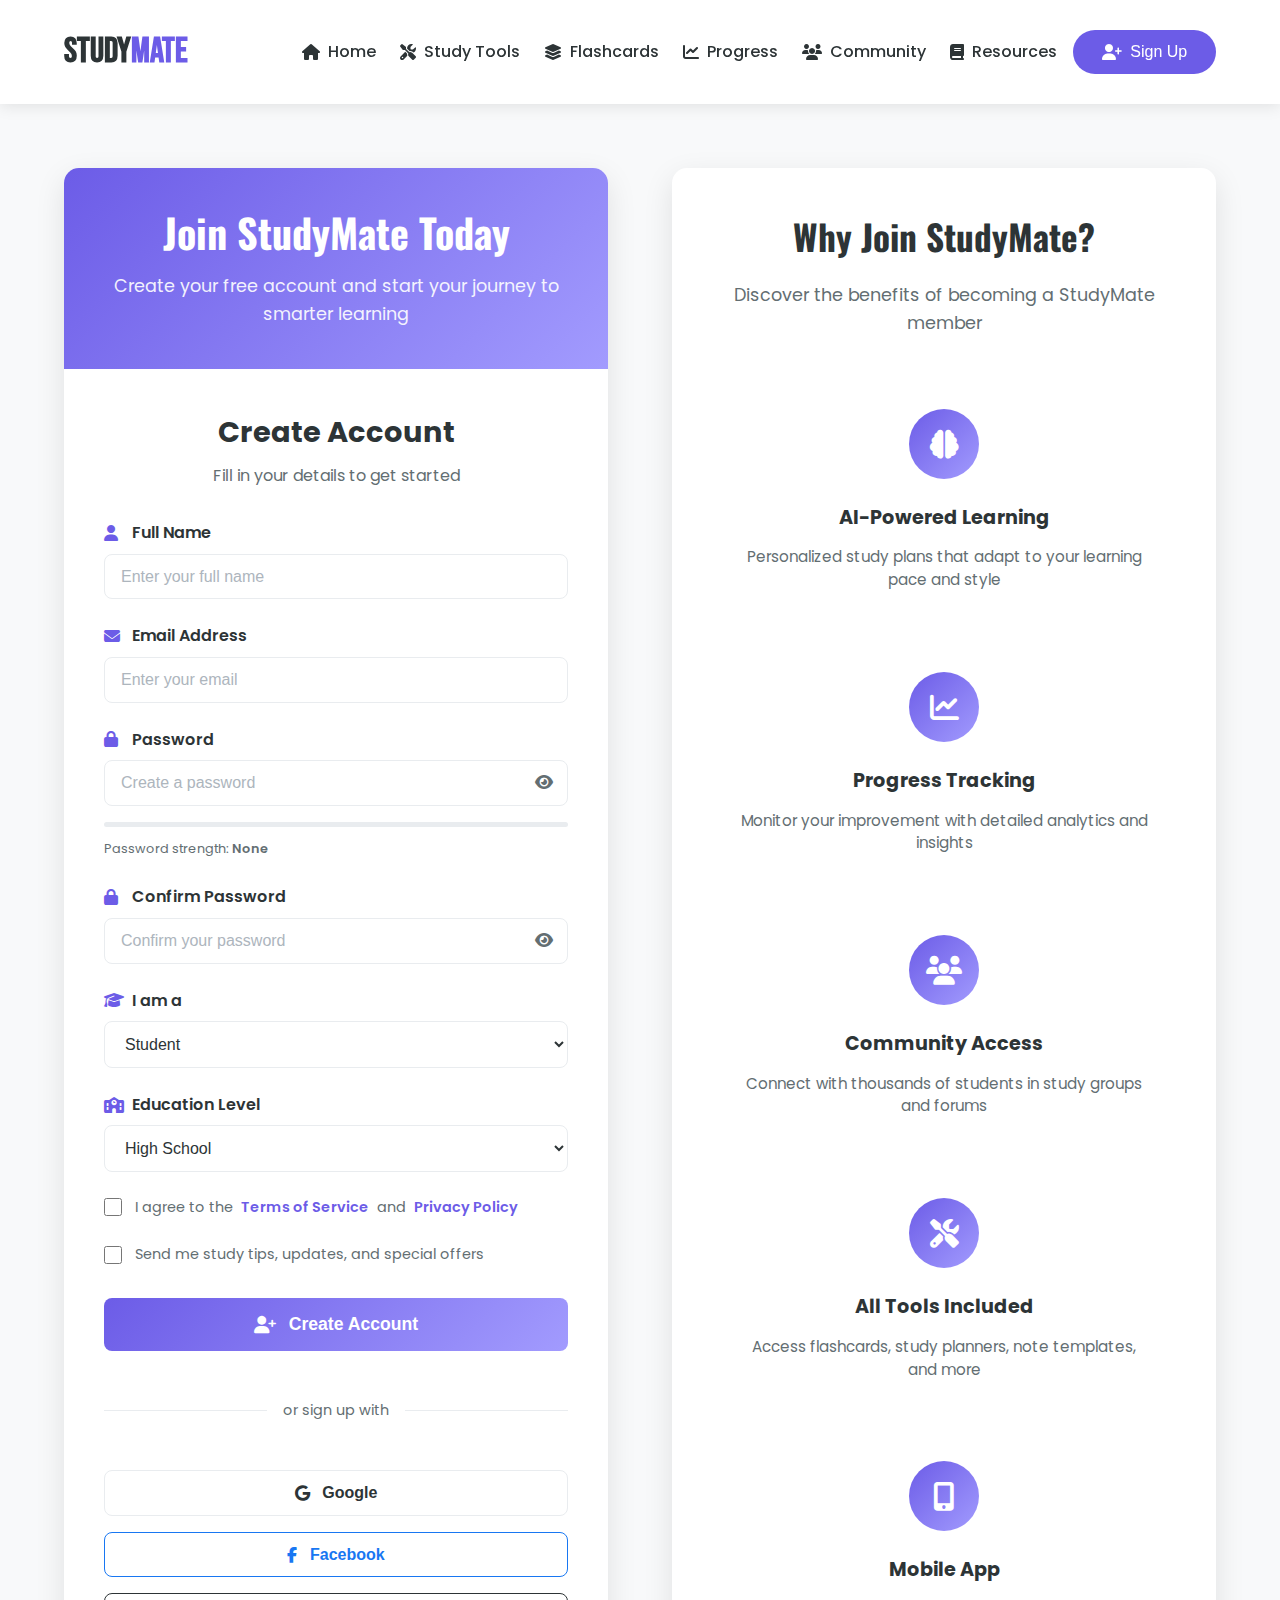
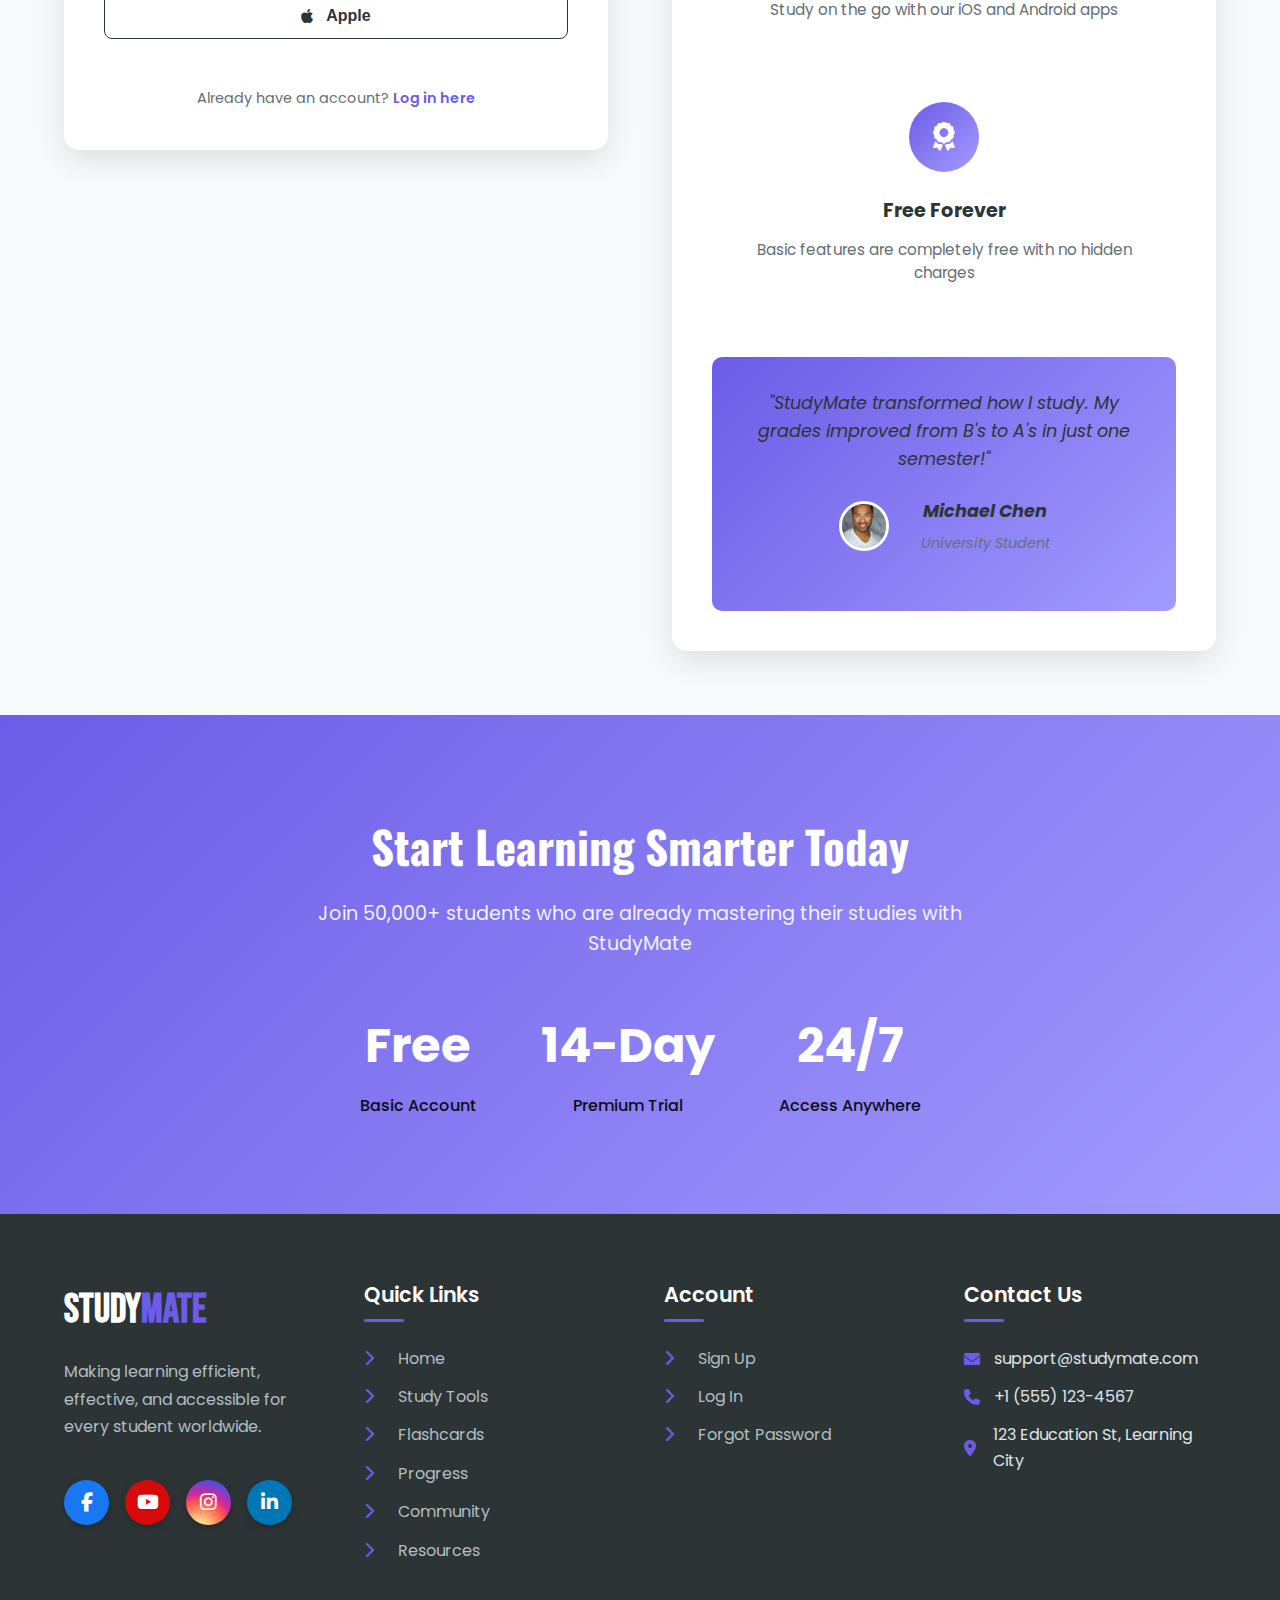
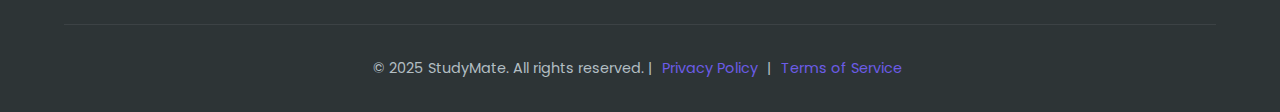
<file: dashboard.html>
<!DOCTYPE html>
<html lang="en">
<head>
    <meta charset="UTF-8">
    <meta name="viewport" content="width=device-width, initial-scale=1.0">
    <title>Dashboard - StudyMate</title>
    <link rel="stylesheet" href="style.css">
    <link rel="preconnect" href="https://fonts.googleapis.com">
    <link rel="preconnect" href="https://fonts.gstatic.com" crossorigin>
    <link href="https://fonts.googleapis.com/css2?family=Ancizar+Serif:ital,wght@0,300..900;1,300..900&family=Bebas+Neue&family=Oswald:wght@200..700&family=Poppins:ital,wght@0,100;0,200;0,300;0,400;0,500;0,600;0,700;0,800;0,900&display=swap" rel="stylesheet">
    <link rel="stylesheet" href="https://cdnjs.cloudflare.com/ajax/libs/font-awesome/6.4.0/css/all.min.css">
    <style>
        /* Dashboard Styles */
        .dashboard-header {
            background: linear-gradient(135deg, #6c5ce7 0%, #a29bfe 100%);
            color: white;
            padding: 2rem 5%;
            margin-bottom: 2rem;
        }
        
        .dashboard-nav {
            display: flex;
            justify-content: space-between;
            align-items: center;
            margin-bottom: 2rem;
        }
        
        .user-welcome h1 {
            font-size: 2.2rem;
            margin-bottom: 0.5rem;
        }
        
        .user-welcome p {
            opacity: 0.9;
            font-size: 1.1rem;
        }
        
        .dashboard-stats {
            display: grid;
            grid-template-columns: repeat(auto-fit, minmax(200px, 1fr));
            gap: 1.5rem;
            margin-top: 2rem;
        }
        
        .stat-card {
            background: rgba(255, 255, 255, 0.1);
            padding: 1.5rem;
            border-radius: 10px;
            backdrop-filter: blur(10px);
            text-align: center;
        }
        
        .stat-card h3 {
            font-size: 2.5rem;
            margin-bottom: 0.5rem;
        }
        
        .dashboard-content {
            padding: 0 5% 4rem;
        }
        
        .dashboard-grid {
            display: grid;
            grid-template-columns: repeat(auto-fit, minmax(300px, 1fr));
            gap: 2rem;
            margin-top: 2rem;
        }
        
        .dashboard-card {
            background: white;
            border-radius: 10px;
            padding: 2rem;
            box-shadow: 0 5px 15px rgba(0, 0, 0, 0.05);
            transition: transform 0.3s ease;
        }
        
        .dashboard-card:hover {
            transform: translateY(-5px);
        }
        
        .card-header {
            display: flex;
            align-items: center;
            gap: 1rem;
            margin-bottom: 1.5rem;
        }
        
        .card-icon {
            width: 50px;
            height: 50px;
            background: linear-gradient(135deg, #6c5ce7, #a29bfe);
            border-radius: 10px;
            display: flex;
            align-items: center;
            justify-content: center;
            color: white;
            font-size: 1.5rem;
        }
        
        .quick-actions {
            display: grid;
            grid-template-columns: repeat(auto-fit, minmax(150px, 1fr));
            gap: 1rem;
            margin-top: 1.5rem;
        }
        
        .action-btn {
            background: #f8f9fa;
            border: 2px solid #e9ecef;
            padding: 1rem;
            border-radius: 8px;
            text-align: center;
            text-decoration: none;
            color: #2d3436;
            transition: all 0.3s ease;
            display: flex;
            flex-direction: column;
            align-items: center;
            gap: 0.5rem;
            cursor: pointer;
        }
        
        .action-btn:hover {
            background: #6c5ce7;
            color: white;
            border-color: #6c5ce7;
        }
        
        .user-profile {
            text-align: center;
            padding: 2rem;
        }
        
        .profile-avatar {
            width: 100px;
            height: 100px;
            background: linear-gradient(135deg, #6c5ce7, #a29bfe);
            border-radius: 50%;
            margin: 0 auto 1.5rem;
            display: flex;
            align-items: center;
            justify-content: center;
            color: white;
            font-size: 2.5rem;
            font-weight: bold;
        }
        
        .logout-btn {
            background: #dc3545;
            color: white;
            border: none;
            padding: 0.8rem 1.5rem;
            border-radius: 50px;
            font-weight: 600;
            cursor: pointer;
            display: flex;
            align-items: center;
            gap: 0.5rem;
            margin-left: 1rem;
        }

        /* Section Styles */
        .dashboard-section {
            display: none;
            padding: 2rem 5%;
            background: #f8f9fa;
            min-height: 100vh;
        }

        .dashboard-section.active {
            display: block;
            animation: fadeIn 0.3s ease;
        }

        @keyframes fadeIn {
            from { opacity: 0; }
            to { opacity: 1; }
        }

        .section-header {
            margin-bottom: 2rem;
            display: flex;
            flex-direction: column;
            gap: 1rem;
        }

        .section-header h2 {
            font-size: 2.5rem;
            color: #2d3436;
            margin: 0;
        }

        .section-header p {
            color: #636e72;
            font-size: 1.1rem;
        }

        .back-btn {
            background: none;
            border: 2px solid #6c5ce7;
            color: #6c5ce7;
            padding: 0.8rem 1.5rem;
            border-radius: 8px;
            font-weight: 600;
            cursor: pointer;
            display: flex;
            align-items: center;
            gap: 0.5rem;
            align-self: flex-start;
            transition: all 0.3s ease;
        }

        .back-btn:hover {
            background: #6c5ce7;
            color: white;
        }

        /* Schedule Section */
        .schedule-container {
            background: white;
            border-radius: 15px;
            padding: 2rem;
            box-shadow: 0 5px 15px rgba(0, 0, 0, 0.05);
        }

        .schedule-header {
            display: flex;
            justify-content: space-between;
            align-items: center;
            margin-bottom: 2rem;
        }

        .schedule-header h3 {
            font-size: 1.8rem;
            color: #2d3436;
            margin: 0;
        }

        .btn-primary {
            background: linear-gradient(135deg, #6c5ce7 0%, #a29bfe 100%);
            color: white;
            border: none;
            padding: 0.8rem 1.5rem;
            border-radius: 8px;
            font-weight: 600;
            cursor: pointer;
            display: flex;
            align-items: center;
            gap: 0.5rem;
            transition: all 0.3s ease;
        }

        .btn-primary:hover {
            transform: translateY(-2px);
            box-shadow: 0 5px 15px rgba(108, 92, 231, 0.3);
        }

        .schedule-grid {
            display: grid;
            grid-template-columns: repeat(auto-fill, minmax(300px, 1fr));
            gap: 1.5rem;
            margin-bottom: 3rem;
        }

        .schedule-item {
            background: #f8f9fa;
            border-radius: 10px;
            padding: 1.5rem;
            border-left: 4px solid #6c5ce7;
        }

        .schedule-item h4 {
            color: #2d3436;
            margin: 0 0 0.5rem 0;
        }

        .schedule-item p {
            color: #636e72;
            margin: 0 0 1rem 0;
            font-size: 0.9rem;
        }

        .schedule-meta {
            display: flex;
            justify-content: space-between;
            font-size: 0.8rem;
            color: #a29bfe;
        }

        .schedule-template {
            background: linear-gradient(135deg, #f8f9fa 0%, #e9ecef 100%);
            border-radius: 10px;
            padding: 2rem;
            margin-top: 2rem;
        }

        .schedule-template h3 {
            margin-bottom: 1.5rem;
            color: #2d3436;
        }

        .template-grid {
            display: grid;
            grid-template-columns: repeat(auto-fit, minmax(250px, 1fr));
            gap: 1.5rem;
        }

        .template-card {
            background: white;
            border-radius: 10px;
            padding: 1.5rem;
            text-align: center;
            transition: transform 0.3s ease;
        }

        .template-card:hover {
            transform: translateY(-5px);
        }

        .template-card i {
            font-size: 2.5rem;
            color: #6c5ce7;
            margin-bottom: 1rem;
        }

        .template-card h4 {
            margin: 0 0 0.5rem 0;
            color: #2d3436;
        }

        .template-card p {
            color: #636e72;
            font-size: 0.9rem;
            margin-bottom: 1rem;
        }

        .btn-secondary {
            background: white;
            border: 2px solid #6c5ce7;
            color: #6c5ce7;
            padding: 0.6rem 1.2rem;
            border-radius: 6px;
            font-weight: 600;
            cursor: pointer;
            display: flex;
            align-items: center;
            justify-content: center;
            gap: 0.5rem;
            transition: all 0.3s ease;
            width: 100%;
        }

        .btn-secondary:hover {
            background: #6c5ce7;
            color: white;
        }

        /* Community Section */
        .community-container {
            background: white;
            border-radius: 15px;
            padding: 2rem;
            box-shadow: 0 5px 15px rgba(0, 0, 0, 0.05);
        }

        .community-view {
            display: none;
        }

        .community-view.active {
            display: block;
        }

        .community-header {
            display: flex;
            justify-content: space-between;
            align-items: center;
            margin-bottom: 2rem;
            flex-wrap: wrap;
            gap: 1rem;
        }

        .community-header h3 {
            font-size: 1.8rem;
            color: #2d3436;
            margin: 0;
        }

        .search-box {
            display: flex;
            background: #f8f9fa;
            border-radius: 8px;
            overflow: hidden;
            border: 1px solid #e9ecef;
        }

        .search-box input {
            flex: 1;
            padding: 0.8rem 1rem;
            border: none;
            background: none;
            color: #2d3436;
            font-size: 1rem;
        }

        .search-box input:focus {
            outline: none;
        }

        .search-box button {
            background: #6c5ce7;
            color: white;
            border: none;
            padding: 0.8rem 1.5rem;
            cursor: pointer;
            transition: background 0.3s ease;
        }

        .search-box button:hover {
            background: #5a4fcf;
        }

        .groups-grid {
            display: grid;
            grid-template-columns: repeat(auto-fill, minmax(300px, 1fr));
            gap: 1.5rem;
        }

        .group-card {
            background: #f8f9fa;
            border-radius: 10px;
            padding: 1.5rem;
            transition: transform 0.3s ease;
            border: 1px solid #e9ecef;
        }

        .group-card:hover {
            transform: translateY(-5px);
            border-color: #6c5ce7;
        }

        .group-header {
            display: flex;
            justify-content: space-between;
            align-items: center;
            margin-bottom: 1rem;
        }

        .group-header h4 {
            margin: 0;
            color: #2d3436;
        }

        .group-members {
            display: flex;
            align-items: center;
            gap: 0.5rem;
            color: #636e72;
            font-size: 0.9rem;
        }

        .group-subject {
            display: inline-block;
            background: rgba(108, 92, 231, 0.1);
            color: #6c5ce7;
            padding: 0.3rem 0.8rem;
            border-radius: 20px;
            font-size: 0.8rem;
            font-weight: 500;
            margin-bottom: 1rem;
        }

        .group-description {
            color: #636e72;
            font-size: 0.9rem;
            margin-bottom: 1rem;
            line-height: 1.5;
        }

        .group-actions {
            display: flex;
            gap: 0.5rem;
        }

        .join-btn {
            background: #6c5ce7;
            color: white;
            border: none;
            padding: 0.5rem 1rem;
            border-radius: 6px;
            font-weight: 600;
            cursor: pointer;
            flex: 1;
            transition: background 0.3s ease;
        }

        .join-btn:hover {
            background: #5a4fcf;
        }

        .view-btn {
            background: white;
            border: 2px solid #6c5ce7;
            color: #6c5ce7;
            padding: 0.5rem 1rem;
            border-radius: 6px;
            font-weight: 600;
            cursor: pointer;
            flex: 1;
            transition: all 0.3s ease;
        }

        .view-btn:hover {
            background: #6c5ce7;
            color: white;
        }

        /* Create Group Form */
        .create-group-form {
            max-width: 600px;
            margin: 0 auto;
        }

        .form-group {
            margin-bottom: 1.5rem;
        }

        .form-group label {
            display: block;
            margin-bottom: 0.5rem;
            font-weight: 600;
            color: #2d3436;
        }

        .form-group input,
        .form-group select,
        .form-group textarea {
            width: 100%;
            padding: 0.8rem 1rem;
            border: 1px solid #e9ecef;
            border-radius: 8px;
            font-size: 1rem;
            color: #2d3436;
            transition: border-color 0.3s ease;
        }

        .form-group input:focus,
        .form-group select:focus,
        .form-group textarea:focus {
            outline: none;
            border-color: #6c5ce7;
        }

        .form-group textarea {
            min-height: 120px;
            resize: vertical;
        }

        /* Profile Section */
        .profile-container {
            background: white;
            border-radius: 15px;
            padding: 2rem;
            box-shadow: 0 5px 15px rgba(0, 0, 0, 0.05);
        }

        .profile-view {
            display: none;
        }

        .profile-view.active {
            display: block;
        }

        .profile-form {
            max-width: 600px;
            margin: 0 auto;
        }

        .profile-avatar-edit {
            text-align: center;
            margin-bottom: 2rem;
        }

        .avatar-container {
            position: relative;
            display: inline-block;
        }

        .avatar-edit-btn {
            position: absolute;
            bottom: 0;
            right: 0;
            background: #6c5ce7;
            color: white;
            border: none;
            width: 40px;
            height: 40px;
            border-radius: 50%;
            cursor: pointer;
            display: flex;
            align-items: center;
            justify-content: center;
            transition: background 0.3s ease;
        }

        .avatar-edit-btn:hover {
            background: #5a4fcf;
        }

        .form-row {
            display: grid;
            grid-template-columns: 1fr 1fr;
            gap: 1rem;
        }

        /* Responsive */
        @media (max-width: 768px) {
            .dashboard-nav {
                flex-direction: column;
                gap: 1rem;
                text-align: center;
            }
            
            .dashboard-stats {
                grid-template-columns: repeat(2, 1fr);
            }
            
            .dashboard-grid {
                grid-template-columns: 1fr;
            }

            .community-header,
            .schedule-header {
                flex-direction: column;
                align-items: stretch;
            }

            .form-row {
                grid-template-columns: 1fr;
            }

            .groups-grid,
            .schedule-grid,
            .template-grid {
                grid-template-columns: 1fr;
            }
        }

        /* Active State for Cards */
        .dashboard-card.active-card {
            border: 2px solid #6c5ce7;
            box-shadow: 0 10px 25px rgba(108, 92, 231, 0.2);
        }

        /* Notification */
        .notification {
            position: fixed;
            top: 20px;
            right: 20px;
            padding: 15px 25px;
            border-radius: 8px;
            box-shadow: 0 5px 15px rgba(0,0,0,0.2);
            z-index: 1000;
            font-weight: 500;
            animation: slideIn 0.3s ease-out;
            display: flex;
            align-items: center;
            gap: 10px;
            max-width: 400px;
        }

        .notification.success {
            background-color: #d4edda;
            color: #155724;
            border: 1px solid #c3e6cb;
        }

        .notification.error {
            background-color: #f8d7da;
            color: #721c24;
            border: 1px solid #f5c6cb;
        }

        .notification.info {
            background-color: #d1ecf1;
            color: #0c5460;
            border: 1px solid #bee5eb;
        }

        @keyframes slideIn {
            from { transform: translateX(100%); opacity: 0; }
            to { transform: translateX(0); opacity: 1; }
        }

        @keyframes slideOut {
            from { transform: translateX(0); opacity: 1; }
            to { transform: translateX(100%); opacity: 0; }
        }
    </style>
</head>
<body>
    
    <nav class="navbar">
        <div class="logo">
            <span class="logoText">Study<span class="mate">Mate</span></span>
        </div>
        <div class="menu">
            <ul>
                <li><a href="index.html"><i class="fas fa-home"></i> Home</a></li>
                <li><a href="study-tools.html"><i class="fas fa-tools"></i> Study Tools</a></li>
                <li><a href="flashcards.html"><i class="fas fa-layer-group"></i> Flashcards</a></li>
                <li><a href="progress.html"><i class="fas fa-chart-line"></i> Progress</a></li>
                <li><a href="community.html"><i class="fas fa-users"></i> Community</a></li>
                <li><a href="resources.html"><i class="fas fa-book"></i> Resources</a></li>
                <li id="userGreeting"></li>
                <button class="nav-btn" id="logoutBtn"><i class="fas fa-sign-out-alt"></i> Logout</button>
            </ul>
        </div>
        <div class="mobile-menu-btn">
            <i class="fas fa-bars"></i>
        </div>
    </nav>

    <!-- Dashboard Main View -->
    <section class="dashboard-header">
        <div class="dashboard-nav">
            <div class="user-welcome">
                <h1 id="welcomeMessage">Welcome to StudyMate!</h1>
                <p id="userStats">Start your learning journey today</p>
            </div>
            <div class="user-actions">
                <button class="cta-btn" id="startLearningBtn">
                    <i class="fas fa-play"></i> Start Learning
                </button>
            </div>
        </div>
        
        <div class="dashboard-stats">
            <div class="stat-card">
                <h3>0</h3>
                <p>Study Sessions</p>
            </div>
            <div class="stat-card">
                <h3>0</h3>
                <p>Flashcards Created</p>
            </div>
            <div class="stat-card">
                <h3>0%</h3>
                <p>Progress</p>
            </div>
            <div class="stat-card">
                <h3>1</h3>
                <p>Day Streak</p>
            </div>
        </div>
    </section>

    <section class="dashboard-content">
        <div class="dashboard-grid">
            <div class="dashboard-card" id="studyToolsCard">
                <div class="card-header">
                    <div class="card-icon">
                        <i class="fas fa-brain"></i>
                    </div>
                    <div>
                        <h3>Smart Study Tools</h3>
                        <p>AI-powered learning</p>
                    </div>
                </div>
                <p>Access our intelligent study tools that adapt to your learning style and pace.</p>
                <div class="quick-actions">
                    <a href="flashcards.html" class="action-btn">
                        <i class="fas fa-layer-group"></i>
                        <span>Flashcards</span>
                    </a>
                    <a href="study-tools.html" class="action-btn">
                        <i class="fas fa-tools"></i>
                        <span>Study Tools</span>
                    </a>
                    <a href="progress.html" class="action-btn">
                        <i class="fas fa-chart-line"></i>
                        <span>Progress</span>
                    </a>
                </div>
            </div>
            
            <div class="dashboard-card" id="scheduleCard">
                <div class="card-header">
                    <div class="card-icon">
                        <i class="fas fa-calendar-alt"></i>
                    </div>
                    <div>
                        <h3>Study Schedule</h3>
                        <p>Plan your learning</p>
                    </div>
                </div>
                <p>Create a personalized study schedule to stay organized and consistent.</p>
                <div class="quick-actions">
                    <a href="#schedule" class="action-btn" id="createScheduleBtn">
                        <i class="fas fa-plus"></i>
                        <span>Create Schedule</span>
                    </a>
                    <a href="#schedule-template" class="action-btn" id="downloadTemplateBtn">
                        <i class="fas fa-download"></i>
                        <span>Download Template</span>
                    </a>
                </div>
            </div>
            
            <div class="dashboard-card" id="communityCard">
                <div class="card-header">
                    <div class="card-icon">
                        <i class="fas fa-users"></i>
                    </div>
                    <div>
                        <h3>Community</h3>
                        <p>Learn together</p>
                    </div>
                </div>
                <p>Join study groups, connect with peers, and collaborate on learning.</p>
                <div class="quick-actions">
                    <a href="#community" class="action-btn" id="findGroupsBtn">
                        <i class="fas fa-search"></i>
                        <span>Find Groups</span>
                    </a>
                    <a href="#create-group" class="action-btn" id="createGroupBtn">
                        <i class="fas fa-plus"></i>
                        <span>Create Group</span>
                    </a>
                </div>
            </div>
            
            <div class="dashboard-card user-profile" id="profileCard">
                <div class="profile-avatar" id="profileAvatar">
                    U
                </div>
                <h3 id="userFullName">User Name</h3>
                <p id="userEmail">user@example.com</p>
                <div class="user-details">
                    <p><i class="fas fa-graduation-cap"></i> <span id="userEducation">Student</span></p>
                    <p><i class="fas fa-calendar"></i> Member since <span id="memberSince">Today</span></p>
                </div>
                <a href="#edit-profile" class="action-btn" style="margin-top: 1.5rem;">
                    <i class="fas fa-user-edit"></i>
                    <span>Edit Profile</span>
                </a>
            </div>
        </div>
    </section>

    <!-- Schedule Section -->
    <section class="dashboard-section" id="scheduleSection">
        <div class="section-header">
            <button class="back-btn" onclick="hideSection()">
                <i class="fas fa-arrow-left"></i> Back to Dashboard
            </button>
            <h2>Study Schedule</h2>
            <p>Plan your learning journey</p>
        </div>
        
        <div class="schedule-container">
            <div class="schedule-header">
                <h3>Your Weekly Schedule</h3>
                <button class="btn-primary" id="addScheduleItem">
                    <i class="fas fa-plus"></i> Add Session
                </button>
            </div>
            
            <div class="schedule-grid" id="scheduleGrid">
                <!-- Schedule items will be loaded here -->
            </div>
            
            <div class="schedule-template" id="templateSection">
                <h3>Download Templates</h3>
                <div class="template-grid">
                    <div class="template-card">
                        <i class="fas fa-file-excel"></i>
                        <h4>Excel Template</h4>
                        <p>Weekly study planner</p>
                        <button class="btn-secondary" onclick="downloadTemplate('excel')">
                            <i class="fas fa-download"></i> Download
                        </button>
                    </div>
                    <div class="template-card">
                        <i class="fas fa-file-pdf"></i>
                        <h4>PDF Template</h4>
                        <p>Printable schedule</p>
                        <button class="btn-secondary" onclick="downloadTemplate('pdf')">
                            <i class="fas fa-download"></i> Download
                        </button>
                    </div>
                    <div class="template-card">
                        <i class="fas fa-calendar"></i>
                        <h4>Google Calendar</h4>
                        <p>Sync with calendar</p>
                        <button class="btn-secondary" onclick="syncWithCalendar()">
                            <i class="fas fa-sync"></i> Sync
                        </button>
                    </div>
                </div>
            </div>
        </div>
    </section>

    <!-- Community Section -->
    <section class="dashboard-section" id="communitySection">
        <div class="section-header">
            <button class="back-btn" onclick="hideSection()">
                <i class="fas fa-arrow-left"></i> Back to Dashboard
            </button>
            <h2>Study Community</h2>
            <p>Connect and learn together</p>
        </div>
        
        <div class="community-container">
            <!-- Find Groups View -->
            <div class="community-view active" id="findGroupsView">
                <div class="community-header">
                    <h3>Find Study Groups</h3>
                    <div class="search-box">
                        <input type="text" id="groupSearch" placeholder="Search groups by subject or keyword...">
                        <button onclick="searchGroups()"><i class="fas fa-search"></i></button>
                    </div>
                </div>
                
                <div class="groups-grid" id="groupsGrid">
                    <!-- Groups will be loaded here -->
                </div>
            </div>
            
            <!-- Create Group View -->
            <div class="community-view" id="createGroupView">
                <div class="community-header">
                    <h3>Create New Study Group</h3>
                </div>
                
                <form class="create-group-form" id="createGroupForm">
                    <div class="form-group">
                        <label for="groupName">Group Name</label>
                        <input type="text" id="groupName" placeholder="e.g., Calculus Study Group" required>
                    </div>
                    
                    <div class="form-group">
                        <label for="groupSubject">Subject</label>
                        <select id="groupSubject" required>
                            <option value="">Select a subject</option>
                            <option value="mathematics">Mathematics</option>
                            <option value="science">Science</option>
                            <option value="languages">Languages</option>
                            <option value="history">History</option>
                            <option value="programming">Programming</option>
                            <option value="business">Business</option>
                            <option value="other">Other</option>
                        </select>
                    </div>
                    
                    <div class="form-group">
                        <label for="groupDescription">Description</label>
                        <textarea id="groupDescription" placeholder="Describe your study group..."></textarea>
                    </div>
                    
                    <div class="form-group">
                        <label for="groupPrivacy">Privacy</label>
                        <select id="groupPrivacy">
                            <option value="public">Public (Anyone can join)</option>
                            <option value="private">Private (Invite only)</option>
                        </select>
                    </div>
                    
                    <div class="form-group">
                        <label for="groupMaxMembers">Maximum Members</label>
                        <input type="number" id="groupMaxMembers" min="2" max="100" value="20">
                    </div>
                    
                    <button type="submit" class="btn-primary">
                        <i class="fas fa-plus"></i> Create Group
                    </button>
                </form>
            </div>
        </div>
    </section>

    <!-- Profile Section -->
    <section class="dashboard-section" id="profileSection">
        <div class="section-header">
            <button class="back-btn" onclick="hideSection()">
                <i class="fas fa-arrow-left"></i> Back to Dashboard
            </button>
            <h2>Edit Profile</h2>
            <p>Update your personal information</p>
        </div>
        
        <div class="profile-container">
            <div class="profile-view active" id="editProfileView">
                <form class="profile-form" id="editProfileForm">
                    <div class="profile-avatar-edit">
                        <div class="avatar-container">
                            <div class="profile-avatar" id="editableAvatar">
                                U
                            </div>
                            <button type="button" class="avatar-edit-btn" onclick="changeAvatar()">
                                <i class="fas fa-camera"></i>
                            </button>
                        </div>
                    </div>
                    
                    <div class="form-row">
                        <div class="form-group">
                            <label for="editFirstName">First Name</label>
                            <input type="text" id="editFirstName" required>
                        </div>
                        
                        <div class="form-group">
                            <label for="editLastName">Last Name</label>
                            <input type="text" id="editLastName" required>
                        </div>
                    </div>
                    
                    <div class="form-group">
                        <label for="editEmail">Email Address</label>
                        <input type="email" id="editEmail" required>
                    </div>
                    
                    <div class="form-row">
                        <div class="form-group">
                            <label for="editUserType">I am a</label>
                            <select id="editUserType">
                                <option value="student">Student</option>
                                <option value="teacher">Teacher</option>
                                <option value="professional">Professional</option>
                                <option value="parent">Parent</option>
                            </select>
                        </div>
                        
                        <div class="form-group">
                            <label for="editEducationLevel">Education Level</label>
                            <select id="editEducationLevel">
                                <option value="highschool">High School</option>
                                <option value="undergraduate">Undergraduate</option>
                                <option value="graduate">Graduate</option>
                                <option value="professional">Professional</option>
                            </select>
                        </div>
                    </div>
                    
                    <div class="form-group">
                        <label for="editBio">Bio</label>
                        <textarea id="editBio" placeholder="Tell us about yourself..."></textarea>
                    </div>
                    
                    <div class="form-group">
                        <label for="editInterests">Interests (comma separated)</label>
                        <input type="text" id="editInterests" placeholder="e.g., Mathematics, Programming, Science">
                    </div>
                    
                    <button type="submit" class="btn-primary">
                        <i class="fas fa-save"></i> Save Changes
                    </button>
                </form>
            </div>
        </div>
    </section>

    <footer>
        <div class="footer-content">
            <div class="footer-section">
                <div class="logo footer-logo">
                    <span class="logoText">Study<span class="mate">Mate</span></span>
                </div>
                <p>Making learning efficient, effective, and accessible for every student worldwide.</p>
                <div class="social-icons">
                    <a href="https://www.facebook.com/share/14RPMbnhgGu/" class="facebook"><i
                            class="fab fa-facebook-f"></i></a>
                    <a href="https://www.youtube.com/@AhmedAli-k7b" class="youtube"><i class="fab fa-youtube"></i></a>
                    <a href="https://www.instagram.com/ahmeyali.9/" class="instagram"><i
                            class="fab fa-instagram"></i></a>
                    <a href="https://www.linkedin.com/in/ahmed-ali-883129359" class="linkedin"><i
                            class="fab fa-linkedin-in"></i></a>
                </div>
            </div>
             <div class="footer-section">
                <h3>Quick Links</h3>
                <ul>
                    <li><a href="index.html"><i class="fas fa-chevron-right"></i> Home</a></li>
                    <li><a href="study-tools.html"><i class="fas fa-chevron-right"></i> Study Tools</a></li>
                    <li><a href="flashcards.html"><i class="fas fa-chevron-right"></i> Flashcards</a></li>
                    <li><a href="progress.html"><i class="fas fa-chevron-right"></i> Progress</a></li>
                    <li><a href="community.html"><i class="fas fa-chevron-right"></i> Community</a></li>
                    <li><a href="resources.html"><i class="fas fa-chevron-right"></i> Resources</a></li>
                </ul>
            </div>
            
            <div class="footer-section">
                <h3>Contact Us</h3>
                <ul>
                    <li><i class="fas fa-envelope"></i> support@studymate.com</li>
                    <li><i class="fas fa-phone"></i> +1 (555) 123-4567</li>
                    <li><i class="fas fa-map-marker-alt"></i> 123 Education St, Learning City</li>
                </ul>
            </div>
        </div>
        <div class="footer-bottom">
            <p>&copy; 2025 StudyMate. All rights reserved. | <a href="privacy-policy.html">Privacy Policy</a> | <a href="terms-of-service.html">Terms of Service</a></p>
        </div>
    </footer>
    
    <script>
        document.addEventListener('DOMContentLoaded', function() {
            // Check if user is logged in
            const currentUser = JSON.parse(localStorage.getItem('studymate_current_user') || 'null');
            const isLoggedIn = localStorage.getItem('studymate_is_logged_in') === 'true';
            
            if (!currentUser || !isLoggedIn) {
                // Redirect to signup page if not logged in
                window.location.href = 'signUp.html';
                return;
            }
            
            // Mobile menu toggle
            const mobileMenuBtn = document.querySelector('.mobile-menu-btn');
            const menu = document.querySelector('.menu');
            
            if (mobileMenuBtn) {
                mobileMenuBtn.addEventListener('click', function() {
                    menu.classList.toggle('active');
                    if (menu.classList.contains('active')) {
                        mobileMenuBtn.innerHTML = '<i class="fas fa-times"></i>';
                    } else {
                        mobileMenuBtn.innerHTML = '<i class="fas fa-bars"></i>';
                    }
                });
            }
            
            // Update user info
            updateUserInfo(currentUser);
            
            // Initialize sections
            initializeSections();
            
            // Load data
            loadUserData();
            loadScheduleData();
            loadCommunityData();
            
            // Setup event listeners
            setupEventListeners();
            
            // Handle hash changes
            window.addEventListener('hashchange', handleHashChange);
            
            // Initial hash check
            handleHashChange();
            
            // Logout functionality
            const logoutBtn = document.getElementById('logoutBtn');
            if (logoutBtn) {
                logoutBtn.addEventListener('click', function() {
                    localStorage.removeItem('studymate_current_user');
                    localStorage.setItem('studymate_is_logged_in', 'false');
                    window.location.href = 'index.html';
                });
            }
            
            // Start learning button
            const startLearningBtn = document.getElementById('startLearningBtn');
            if (startLearningBtn) {
                startLearningBtn.addEventListener('click', function() {
                    window.location.href = 'study-tools.html';
                });
            }
        });
        
        // Global data storage
        const userData = {
            schedule: [],
            groups: [],
            createdGroups: []
        };
        
        // Initialize sections
        function initializeSections() {
            // Hide all sections initially
            document.querySelectorAll('.dashboard-section').forEach(section => {
                section.classList.remove('active');
            });
        }
        
        // Handle hash changes
        function handleHashChange() {
            const hash = window.location.hash.substring(1);
            
            // Remove active class from all cards
            document.querySelectorAll('.dashboard-card').forEach(card => {
                card.classList.remove('active-card');
            });
            
            // Show/hide sections based on hash
            switch(hash) {
                case 'schedule':
                    showSection('scheduleSection');
                    document.getElementById('scheduleCard').classList.add('active-card');
                    break;
                case 'schedule-template':
                    showSection('scheduleSection');
                    document.getElementById('scheduleCard').classList.add('active-card');
                    // Scroll to template section
                    setTimeout(() => {
                        document.getElementById('templateSection').scrollIntoView({ behavior: 'smooth' });
                    }, 300);
                    break;
                case 'community':
                    showSection('communitySection');
                    document.getElementById('communityCard').classList.add('active-card');
                    showCommunityView('findGroupsView');
                    break;
                case 'create-group':
                    showSection('communitySection');
                    document.getElementById('communityCard').classList.add('active-card');
                    showCommunityView('createGroupView');
                    break;
                case 'edit-profile':
                    showSection('profileSection');
                    document.getElementById('profileCard').classList.add('active-card');
                    break;
                default:
                    // Show dashboard by default
                    showDashboard();
                    break;
            }
        }
        
        // Show section
        function showSection(sectionId) {
            // Hide dashboard content
            document.querySelector('.dashboard-header').style.display = 'none';
            document.querySelector('.dashboard-content').style.display = 'none';
            document.querySelector('footer').style.display = 'none';
            
            // Show selected section
            document.getElementById(sectionId).classList.add('active');
        }
        
        // Show dashboard
        function showDashboard() {
            // Show dashboard content
            document.querySelector('.dashboard-header').style.display = 'block';
            document.querySelector('.dashboard-content').style.display = 'block';
            document.querySelector('footer').style.display = 'block';
            
            // Hide all sections
            document.querySelectorAll('.dashboard-section').forEach(section => {
                section.classList.remove('active');
            });
            
            // Clear hash
            window.location.hash = '';
        }
        
        // Hide section (back to dashboard)
        function hideSection() {
            showDashboard();
        }
        
        // Show community view
        function showCommunityView(viewId) {
            document.querySelectorAll('.community-view').forEach(view => {
                view.classList.remove('active');
            });
            document.getElementById(viewId).classList.add('active');
        }
        
        // Update user info
        function updateUserInfo(user) {
            // Update welcome message
            const welcomeMessage = document.getElementById('welcomeMessage');
            if (welcomeMessage) {
                const hour = new Date().getHours();
                const greeting = hour < 12 ? 'Good Morning' : hour < 18 ? 'Good Afternoon' : 'Good Evening';
                welcomeMessage.textContent = `${greeting}, ${user.fullName.split(' ')[0]}!`;
            }
            
            // Update user stats
            const userStats = document.getElementById('userStats');
            if (userStats) {
                const days = Math.floor((new Date() - new Date(user.loginTime)) / (1000 * 60 * 60 * 24));
                userStats.textContent = days === 0 ? 'First day on StudyMate!' : `Learning for ${days} day${days === 1 ? '' : 's'}`;
            }
            
            // Update profile
            document.getElementById('profileAvatar').textContent = user.fullName.charAt(0).toUpperCase();
            document.getElementById('editableAvatar').textContent = user.fullName.charAt(0).toUpperCase();
            document.getElementById('userFullName').textContent = user.fullName;
            document.getElementById('userEmail').textContent = user.email;
            document.getElementById('userEducation').textContent = user.userType.charAt(0).toUpperCase() + user.userType.slice(1);
            
            // Format member since date
            const memberSince = document.getElementById('memberSince');
            if (memberSince) {
                const date = new Date(user.loginTime);
                memberSince.textContent = date.toLocaleDateString('en-US', { 
                    month: 'long', 
                    day: 'numeric', 
                    year: 'numeric' 
                });
            }
            
            // Update greeting in navbar
            const userGreeting = document.getElementById('userGreeting');
            if (userGreeting) {
                userGreeting.innerHTML = `<a href="#edit-profile"><i class="fas fa-user"></i> Hi, ${user.fullName.split(' ')[0]}</a>`;
            }
            
            // Update edit form
            const names = user.fullName.split(' ');
            document.getElementById('editFirstName').value = names[0] || '';
            document.getElementById('editLastName').value = names.slice(1).join(' ') || '';
            document.getElementById('editEmail').value = user.email;
            document.getElementById('editUserType').value = user.userType || 'student';
            document.getElementById('editEducationLevel').value = user.educationLevel || 'undergraduate';
            document.getElementById('editBio').value = user.bio || '';
            document.getElementById('editInterests').value = user.interests || '';
        }
        
        // Load user data
        function loadUserData() {
            const currentUser = JSON.parse(localStorage.getItem('studymate_current_user') || 'null');
            if (!currentUser) return;
            
            // Load user specific data
            const userKey = `studymate_userdata_${currentUser.userId || currentUser.email}`;
            const savedData = localStorage.getItem(userKey);
            
            if (savedData) {
                Object.assign(userData, JSON.parse(savedData));
            }
        }
        
        // Save user data
        function saveUserData() {
            const currentUser = JSON.parse(localStorage.getItem('studymate_current_user') || 'null');
            if (!currentUser) return;
            
            const userKey = `studymate_userdata_${currentUser.userId || currentUser.email}`;
            localStorage.setItem(userKey, JSON.stringify(userData));
        }
        
        // Load schedule data
        function loadScheduleData() {
            const scheduleGrid = document.getElementById('scheduleGrid');
            if (!scheduleGrid) return;
            
            scheduleGrid.innerHTML = '';
            
            if (userData.schedule.length === 0) {
                scheduleGrid.innerHTML = `
                    <div class="no-schedule">
                        <p>No schedule items yet. Click "Add Session" to create your first study session!</p>
                    </div>
                `;
                return;
            }
            
            userData.schedule.forEach((item, index) => {
                const scheduleItem = document.createElement('div');
                scheduleItem.className = 'schedule-item';
                scheduleItem.innerHTML = `
                    <h4>${item.title}</h4>
                    <p>${item.description}</p>
                    <div class="schedule-meta">
                        <span><i class="far fa-calendar"></i> ${item.day}</span>
                        <span><i class="far fa-clock"></i> ${item.time}</span>
                    </div>
                `;
                scheduleGrid.appendChild(scheduleItem);
            });
        }
        
        // Load community data
        function loadCommunityData() {
            const groupsGrid = document.getElementById('groupsGrid');
            if (!groupsGrid) return;
            
            groupsGrid.innerHTML = '';
            
            // Sample groups (in real app, these would come from server)
            const sampleGroups = [
                {
                    id: 1,
                    name: "Calculus Masters",
                    subject: "mathematics",
                    members: 24,
                    description: "Study group for advanced calculus students preparing for finals."
                },
                {
                    id: 2,
                    name: "Computer Science Club",
                    subject: "programming",
                    members: 42,
                    description: "Learn programming together and work on projects."
                },
                {
                    id: 3,
                    name: "Medical Students United",
                    subject: "science",
                    members: 18,
                    description: "For medical students sharing study resources and tips."
                },
                {
                    id: 4,
                    name: "Language Exchange",
                    subject: "languages",
                    members: 56,
                    description: "Practice different languages with native speakers."
                }
            ];
            
            sampleGroups.forEach(group => {
                const groupCard = document.createElement('div');
                groupCard.className = 'group-card';
                groupCard.innerHTML = `
                    <div class="group-header">
                        <h4>${group.name}</h4>
                        <div class="group-members">
                            <i class="fas fa-users"></i>
                            <span>${group.members} members</span>
                        </div>
                    </div>
                    <div class="group-subject">${group.subject.charAt(0).toUpperCase() + group.subject.slice(1)}</div>
                    <p class="group-description">${group.description}</p>
                    <div class="group-actions">
                        <button class="join-btn" onclick="joinGroup(${group.id})">
                            <i class="fas fa-user-plus"></i> Join
                        </button>
                        <button class="view-btn" onclick="viewGroup(${group.id})">
                            <i class="fas fa-eye"></i> View
                        </button>
                    </div>
                `;
                groupsGrid.appendChild(groupCard);
            });
        }
        
        // Setup event listeners
        function setupEventListeners() {
            // Add schedule item
            const addScheduleBtn = document.getElementById('addScheduleItem');
            if (addScheduleBtn) {
                addScheduleBtn.addEventListener('click', addScheduleItem);
            }
            
            // Create group form
            const createGroupForm = document.getElementById('createGroupForm');
            if (createGroupForm) {
                createGroupForm.addEventListener('submit', createGroup);
            }
            
            // Edit profile form
            const editProfileForm = document.getElementById('editProfileForm');
            if (editProfileForm) {
                editProfileForm.addEventListener('submit', updateProfile);
            }
            
            // Group search
            const groupSearch = document.getElementById('groupSearch');
            if (groupSearch) {
                groupSearch.addEventListener('keypress', function(e) {
                    if (e.key === 'Enter') {
                        searchGroups();
                    }
                });
            }
        }
        
        // Add schedule item
        function addScheduleItem() {
            const title = prompt("Enter session title:");
            if (!title) return;
            
            const description = prompt("Enter session description:");
            const day = prompt("Enter day (e.g., Monday, Tuesday):");
            const time = prompt("Enter time (e.g., 2:00 PM - 4:00 PM):");
            
            const newItem = {
                id: Date.now(),
                title: title,
                description: description || "Study session",
                day: day || "Today",
                time: time || "1 hour"
            };
            
            userData.schedule.push(newItem);
            saveUserData();
            loadScheduleData();
            
            showNotification('Study session added to schedule!', 'success');
        }
        
        // Download template
        function downloadTemplate(type) {
            showNotification(`Downloading ${type.toUpperCase()} template...`, 'info');
            
            // Simulate download
            setTimeout(() => {
                showNotification('Template downloaded successfully!', 'success');
            }, 1000);
        }
        
        // Sync with calendar
        function syncWithCalendar() {
            showNotification('Syncing with Google Calendar...', 'info');
            
            // Simulate sync
            setTimeout(() => {
                showNotification('Calendar synced successfully!', 'success');
            }, 1500);
        }
        
        // Search groups
        function searchGroups() {
            const searchTerm = document.getElementById('groupSearch').value.toLowerCase();
            showNotification(`Searching for "${searchTerm}"...`, 'info');
            
            // In a real app, this would filter groups
            setTimeout(() => {
                showNotification('Search completed!', 'success');
            }, 500);
        }
        
        // Join group
        function joinGroup(groupId) {
            showNotification('Joining study group...', 'info');
            
            setTimeout(() => {
                showNotification('Successfully joined the study group!', 'success');
            }, 1000);
        }
        
        // View group
        function viewGroup(groupId) {
            showNotification('Opening group details...', 'info');
            
            setTimeout(() => {
                // In real app, would navigate to group page
                window.location.hash = '#community';
            }, 500);
        }
        
        // Create group
        function createGroup(e) {
            e.preventDefault();
            
            const groupName = document.getElementById('groupName').value;
            const groupSubject = document.getElementById('groupSubject').value;
            const groupDescription = document.getElementById('groupDescription').value;
            const groupPrivacy = document.getElementById('groupPrivacy').value;
            const groupMaxMembers = document.getElementById('groupMaxMembers').value;
            
            const newGroup = {
                id: Date.now(),
                name: groupName,
                subject: groupSubject,
                description: groupDescription,
                privacy: groupPrivacy,
                maxMembers: groupMaxMembers,
                createdBy: JSON.parse(localStorage.getItem('studymate_current_user')).fullName,
                createdAt: new Date().toISOString(),
                members: 1
            };
            
            userData.createdGroups.push(newGroup);
            saveUserData();
            
            // Reset form
            document.getElementById('createGroupForm').reset();
            
            showNotification('Study group created successfully!', 'success');
            
            // Switch back to find groups view
            setTimeout(() => {
                showCommunityView('findGroupsView');
                window.location.hash = '#community';
            }, 1500);
        }
        
        // Update profile
        function updateProfile(e) {
            e.preventDefault();
            
            const firstName = document.getElementById('editFirstName').value;
            const lastName = document.getElementById('editLastName').value;
            const email = document.getElementById('editEmail').value;
            const userType = document.getElementById('editUserType').value;
            const educationLevel = document.getElementById('editEducationLevel').value;
            const bio = document.getElementById('editBio').value;
            const interests = document.getElementById('editInterests').value;
            
            const fullName = `${firstName} ${lastName}`;
            
            // Update current user in localStorage
            const currentUser = JSON.parse(localStorage.getItem('studymate_current_user'));
            currentUser.fullName = fullName;
            currentUser.email = email;
            currentUser.userType = userType;
            currentUser.educationLevel = educationLevel;
            currentUser.bio = bio;
            currentUser.interests = interests;
            
            localStorage.setItem('studymate_current_user', JSON.stringify(currentUser));
            
            // Update UI
            updateUserInfo(currentUser);
            
            showNotification('Profile updated successfully!', 'success');
            
            // Return to dashboard after delay
            setTimeout(() => {
                hideSection();
            }, 1500);
        }
        
        // Change avatar
        function changeAvatar() {
            const colors = ['#6c5ce7', '#00b894', '#fd79a8', '#fdcb6e', '#a29bfe', '#55efc4'];
            const randomColor = colors[Math.floor(Math.random() * colors.length)];
            
            document.getElementById('profileAvatar').style.background = randomColor;
            document.getElementById('editableAvatar').style.background = randomColor;
            
            showNotification('Avatar color changed!', 'success');
        }
        
        // Show notification
        function showNotification(message, type) {
            // Remove existing notifications
            document.querySelectorAll('.notification').forEach(notification => {
                notification.remove();
            });
            
            // Create notification element
            const notification = document.createElement('div');
            notification.className = `notification ${type}`;
            notification.innerHTML = `
                <i class="fas fa-${type === 'success' ? 'check-circle' : type === 'error' ? 'exclamation-circle' : 'info-circle'}"></i>
                <span>${message}</span>
            `;
            
            // Add to document
            document.body.appendChild(notification);
            
            // Remove after 3 seconds
            setTimeout(() => {
                notification.style.animation = 'slideOut 0.3s ease-out';
                setTimeout(() => {
                    if (notification.parentNode) {
                        notification.parentNode.removeChild(notification);
                    }
                }, 300);
            }, 3000);
        }
    </script>
</body>
</html>
</file>
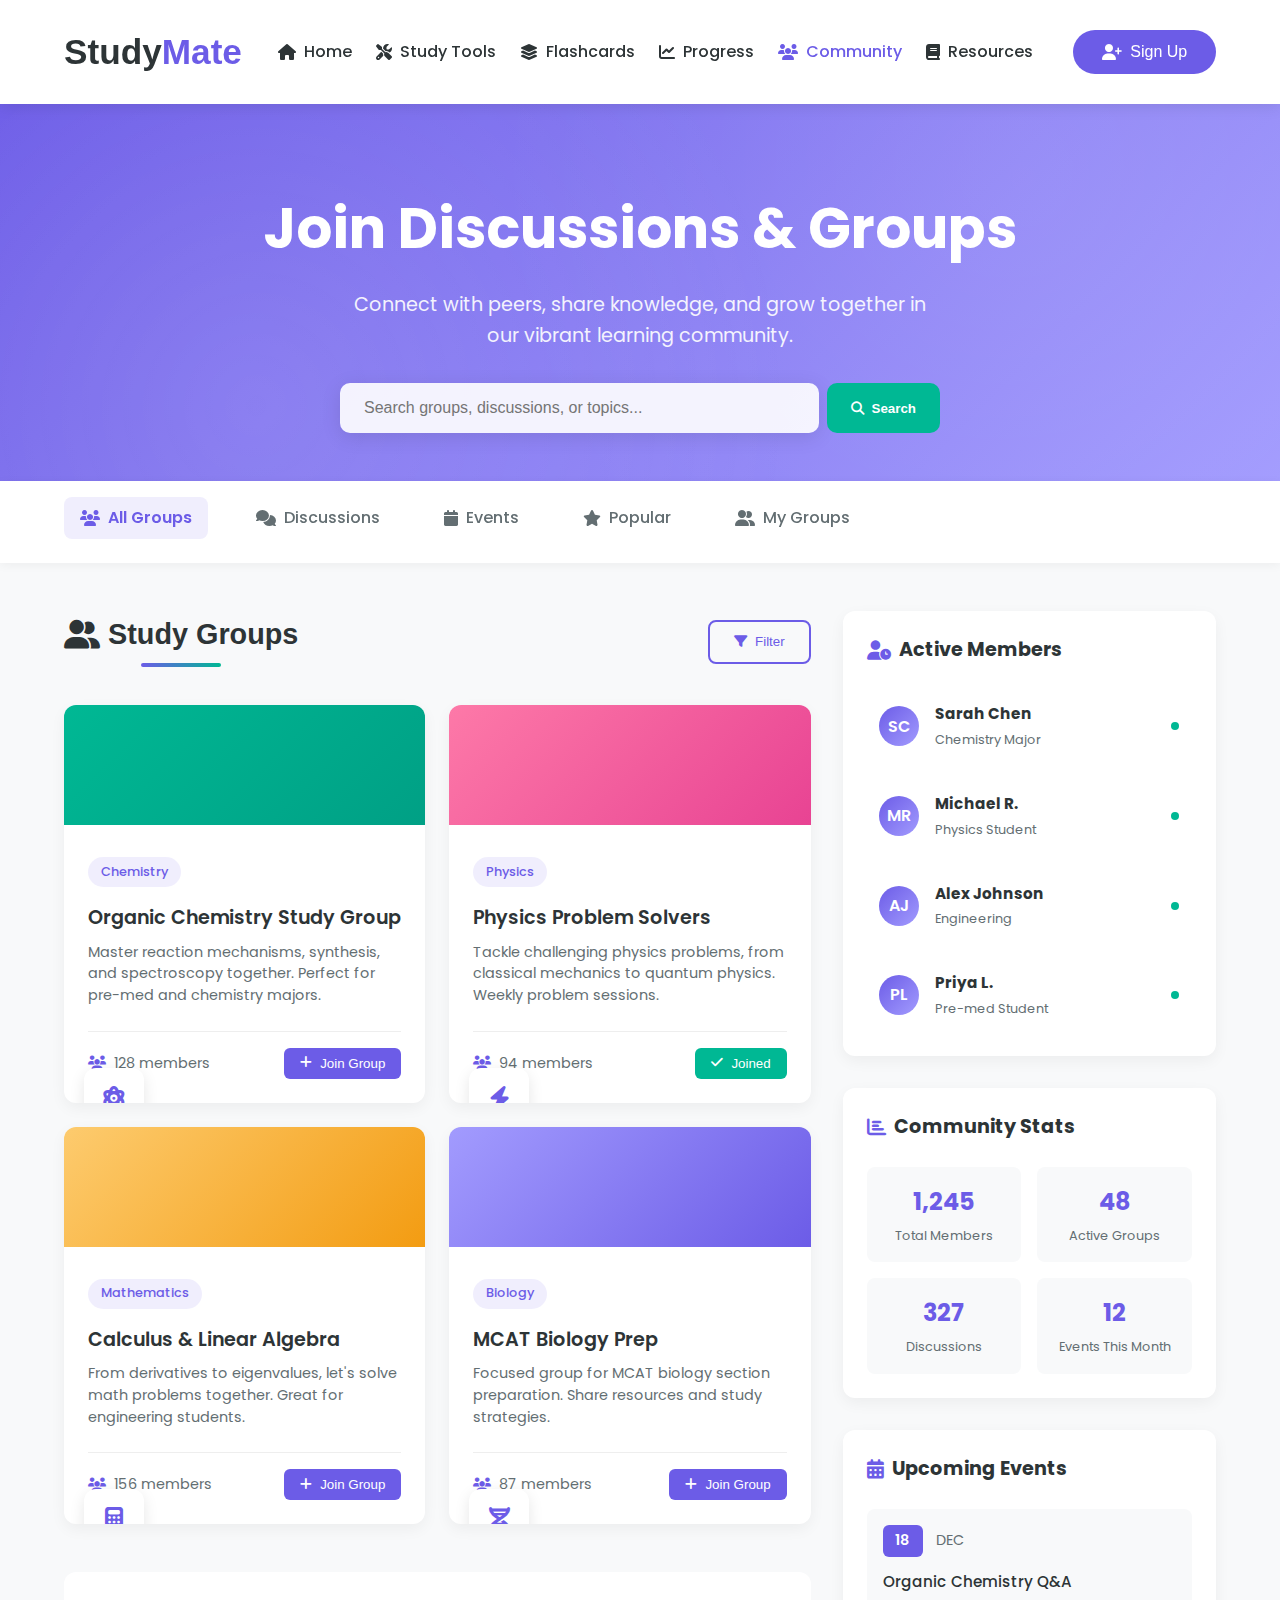
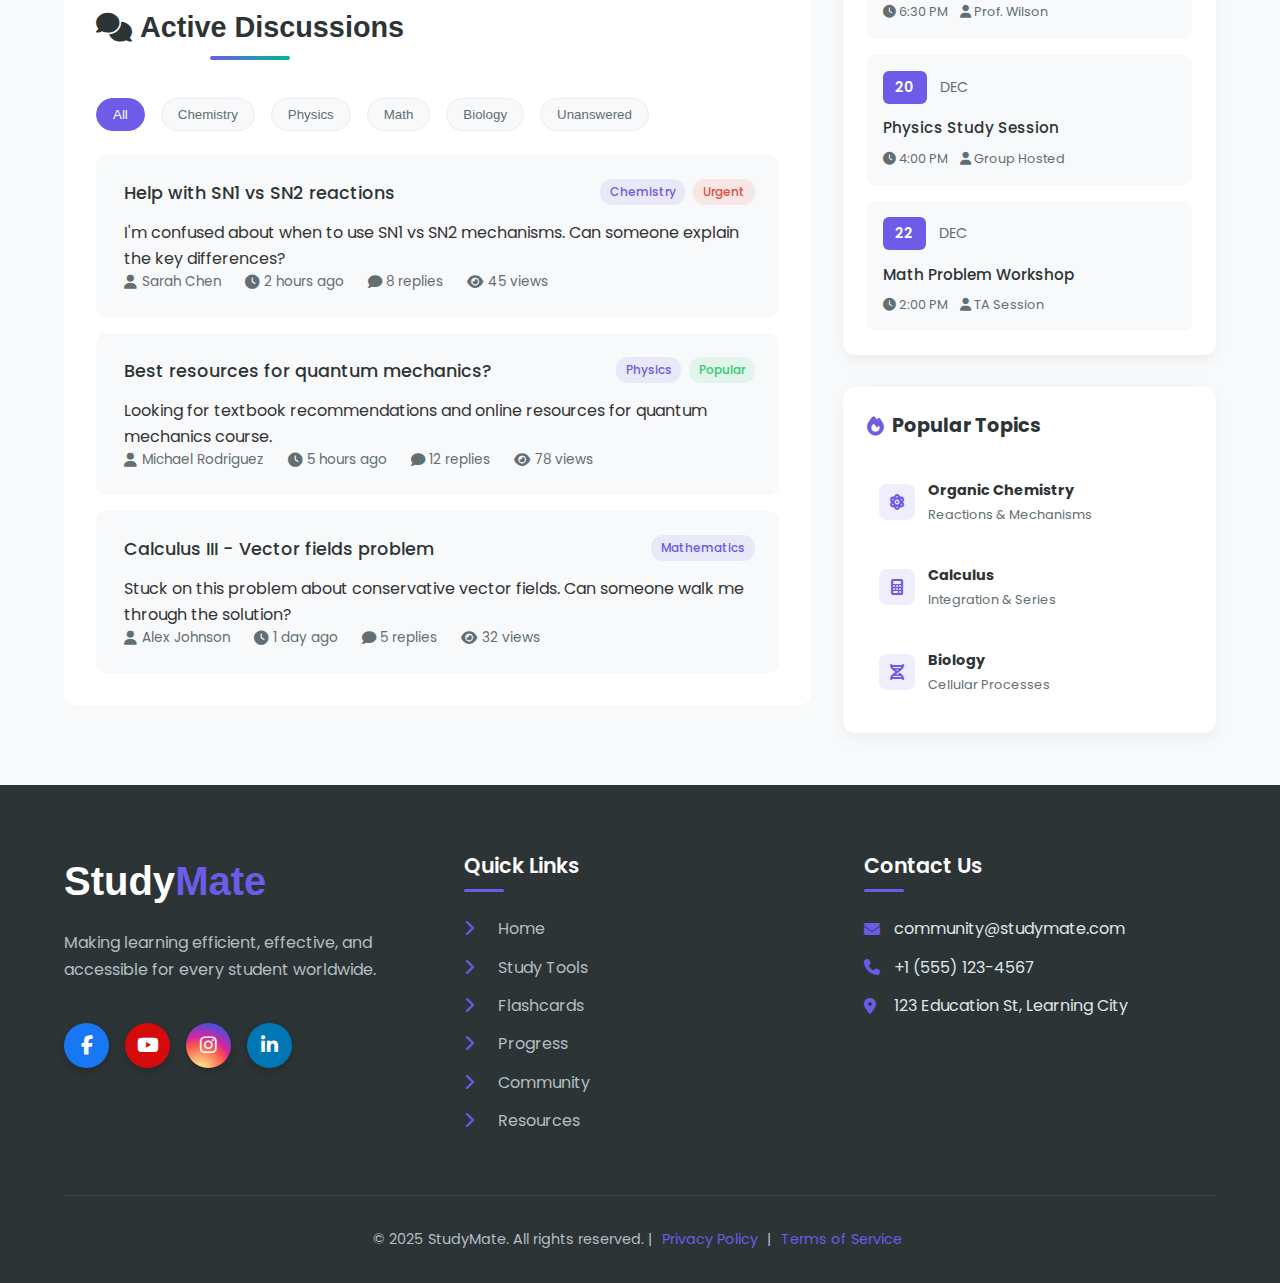
<file: discussion.html>
<!DOCTYPE html>
<html lang="en">

<head>
    <meta charset="UTF-8">
    <meta name="viewport" content="width=device-width, initial-scale=1.0">
    <title>Join Discussions & Groups - StudyMate</title>
    <link rel="stylesheet" href="style.css">
    <link rel="preconnect" href="https://fonts.googleapis.com">
    <link rel="preconnect" href="https://fonts.gstatic.com" crossorigin>
    <link href="https://fonts.googleapis.com/css2?family=Poppins:wght@300;400;500;600;700&display=swap"
        rel="stylesheet">
    <link rel="stylesheet" href="https://cdnjs.cloudflare.com/ajax/libs/font-awesome/6.4.0/css/all.min.css">
    <link rel="stylesheet" href="discussion.css">
</head>

<body>
    <!-- Navigation -->
    <nav class="navbar">
        <div class="logo">
            <span class="logoText">Study<span class="mate">Mate</span></span>
        </div>
        <div class="menu">
            <ul>
                <li><a href="index.html"><i class="fas fa-home"></i> Home</a></li>
                <li><a href="study-tools.html"><i class="fas fa-tools"></i> Study Tools</a></li>
                <li><a href="flashcards.html"><i class="fas fa-layer-group"></i> Flashcards</a></li>
                <li><a href="progress.html"><i class="fas fa-chart-line"></i> Progress</a></li>
                <li><a href="community.html" class="active"><i class="fas fa-users"></i> Community</a></li>
                <li><a href="resources.html"><i class="fas fa-book"></i> Resources</a></li>
                <li><button class="nav-btn"><a href="signUp.html"><i class="fas fa-user-plus"></i> Sign Up</a></button>
                </li>
            </ul>
        </div>
        <div class="mobile-menu-btn">
            <i class="fas fa-bars"></i>
        </div>
    </nav>

    <!-- Hero Section -->
    <section class="community-hero">
        <div class="container">
            <h1>Join Discussions & Groups</h1>
            <p>Connect with peers, share knowledge, and grow together in our vibrant learning community.</p>
            <div class="search-container">
                <div class="search-bar">
                    <input type="text" placeholder="Search groups, discussions, or topics...">
                    <button type="button">
                        <i class="fas fa-search"></i>
                        Search
                    </button>
                </div>
            </div>
        </div>
    </section>

    <!-- Community Navigation -->
    <section class="community-nav">
        <div class="container">
            <div class="nav-tabs">
                <a href="#all-groups" class="active">
                    <i class="fas fa-users"></i>
                    All Groups
                </a>
                <a href="#discussions">
                    <i class="fas fa-comments"></i>
                    Discussions
                </a>
                <a href="#events">
                    <i class="fas fa-calendar"></i>
                    Events
                </a>
                <a href="#popular">
                    <i class="fas fa-star"></i>
                    Popular
                </a>

                <a href="#my-groups">
                    <i class="fas fa-user-friends"></i>
                    My Groups
                </a>
            </div>
        </div>
    </section>

    <!-- Community Content -->
    <section class="community-content">
        <div class="container">
            <div class="content-grid">
                <!-- Main Content -->
                <div class="main-content">
                    <!-- Groups Section -->
                    <section class="groups-section">
                        <div class="section-header">
                            <h2><i class="fas fa-user-friends"></i> Study Groups</h2>
                            <div class="section-actions">
                                <button class="btn btn-secondary">
                                    <i class="fas fa-filter"></i>
                                    Filter
                                </button>

                            </div>
                        </div>

                        <div class="groups-grid">
                            <!-- Group 1 -->
                            <div class="group-card">
                                <div class="group-banner chemistry"></div>
                                <div class="group-icon">
                                    <i class="fas fa-atom"></i>
                                </div>
                                <div class="group-content">
                                    <div class="group-header">
                                        <span class="group-category">Chemistry</span>
                                        <h3 class="group-title">Organic Chemistry Study Group</h3>
                                        <p class="group-description">Master reaction mechanisms, synthesis, and
                                            spectroscopy together. Perfect for pre-med and chemistry majors.</p>
                                    </div>
                                    <div class="group-stats">
                                        <div class="members-count">
                                            <i class="fas fa-users"></i>
                                            128 members
                                        </div>
                                        <button class="join-btn">
                                            <i class="fas fa-plus"></i>
                                            Join Group
                                        </button>
                                    </div>
                                </div>
                            </div>

                            <!-- Group 2 -->
                            <div class="group-card">
                                <div class="group-banner physics"></div>
                                <div class="group-icon">
                                    <i class="fas fa-bolt"></i>
                                </div>
                                <div class="group-content">
                                    <div class="group-header">
                                        <span class="group-category">Physics</span>
                                        <h3 class="group-title">Physics Problem Solvers</h3>
                                        <p class="group-description">Tackle challenging physics problems, from classical
                                            mechanics to quantum physics. Weekly problem sessions.</p>
                                    </div>
                                    <div class="group-stats">
                                        <div class="members-count">
                                            <i class="fas fa-users"></i>
                                            94 members
                                        </div>
                                        <button class="join-btn joined">
                                            <i class="fas fa-check"></i>
                                            Joined
                                        </button>
                                    </div>
                                </div>
                            </div>

                            <!-- Group 3 -->
                            <div class="group-card">
                                <div class="group-banner math"></div>
                                <div class="group-icon">
                                    <i class="fas fa-calculator"></i>
                                </div>
                                <div class="group-content">
                                    <div class="group-header">
                                        <span class="group-category">Mathematics</span>
                                        <h3 class="group-title">Calculus & Linear Algebra</h3>
                                        <p class="group-description">From derivatives to eigenvalues, let's solve math
                                            problems together. Great for engineering students.</p>
                                    </div>
                                    <div class="group-stats">
                                        <div class="members-count">
                                            <i class="fas fa-users"></i>
                                            156 members
                                        </div>
                                        <button class="join-btn">
                                            <i class="fas fa-plus"></i>
                                            Join Group
                                        </button>
                                    </div>
                                </div>
                            </div>

                            <!-- Group 4 -->
                            <div class="group-card">
                                <div class="group-banner biology"></div>
                                <div class="group-icon">
                                    <i class="fas fa-dna"></i>
                                </div>
                                <div class="group-content">
                                    <div class="group-header">
                                        <span class="group-category">Biology</span>
                                        <h3 class="group-title">MCAT Biology Prep</h3>
                                        <p class="group-description">Focused group for MCAT biology section preparation.
                                            Share resources and study strategies.</p>
                                    </div>
                                    <div class="group-stats">
                                        <div class="members-count">
                                            <i class="fas fa-users"></i>
                                            87 members
                                        </div>
                                        <button class="join-btn">
                                            <i class="fas fa-plus"></i>
                                            Join Group
                                        </button>
                                    </div>
                                </div>
                            </div>
                        </div>
                    </section>

                    <!-- Active Discussions -->
                    <section class="discussions-section">
                        <div class="section-header">
                            <h2><i class="fas fa-comments"></i> Active Discussions</h2>

                        </div>

                        <div class="discussion-filters">
                            <button class="filter-btn active">All</button>
                            <button class="filter-btn">Chemistry</button>
                            <button class="filter-btn">Physics</button>
                            <button class="filter-btn">Math</button>
                            <button class="filter-btn">Biology</button>
                            <button class="filter-btn">Unanswered</button>
                        </div>

                        <div class="discussion-list">
                            <!-- Discussion 1 -->
                            <div class="discussion-item">
                                <div class="discussion-header">
                                    <h3 class="discussion-title">Help with SN1 vs SN2 reactions</h3>
                                    <div class="discussion-tags">
                                        <span class="tag">Chemistry</span>
                                        <span class="tag urgent">Urgent</span>
                                    </div>
                                </div>
                                <p>I'm confused about when to use SN1 vs SN2 mechanisms. Can someone explain the key
                                    differences?</p>
                                <div class="discussion-meta">
                                    <div class="meta-item">
                                        <i class="fas fa-user"></i>
                                        Sarah Chen
                                    </div>
                                    <div class="meta-item">
                                        <i class="fas fa-clock"></i>
                                        2 hours ago
                                    </div>
                                    <div class="meta-item">
                                        <i class="fas fa-comment"></i>
                                        8 replies
                                    </div>
                                    <div class="meta-item">
                                        <i class="fas fa-eye"></i>
                                        45 views
                                    </div>
                                </div>
                            </div>

                            <!-- Discussion 2 -->
                            <div class="discussion-item">
                                <div class="discussion-header">
                                    <h3 class="discussion-title">Best resources for quantum mechanics?</h3>
                                    <div class="discussion-tags">
                                        <span class="tag">Physics</span>
                                        <span class="tag popular">Popular</span>
                                    </div>
                                </div>
                                <p>Looking for textbook recommendations and online resources for quantum mechanics
                                    course.</p>
                                <div class="discussion-meta">
                                    <div class="meta-item">
                                        <i class="fas fa-user"></i>
                                        Michael Rodriguez
                                    </div>
                                    <div class="meta-item">
                                        <i class="fas fa-clock"></i>
                                        5 hours ago
                                    </div>
                                    <div class="meta-item">
                                        <i class="fas fa-comment"></i>
                                        12 replies
                                    </div>
                                    <div class="meta-item">
                                        <i class="fas fa-eye"></i>
                                        78 views
                                    </div>
                                </div>
                            </div>

                            <!-- Discussion 3 -->
                            <div class="discussion-item">
                                <div class="discussion-header">
                                    <h3 class="discussion-title">Calculus III - Vector fields problem</h3>
                                    <div class="discussion-tags">
                                        <span class="tag">Mathematics</span>
                                    </div>
                                </div>
                                <p>Stuck on this problem about conservative vector fields. Can someone walk me through
                                    the solution?</p>
                                <div class="discussion-meta">
                                    <div class="meta-item">
                                        <i class="fas fa-user"></i>
                                        Alex Johnson
                                    </div>
                                    <div class="meta-item">
                                        <i class="fas fa-clock"></i>
                                        1 day ago
                                    </div>
                                    <div class="meta-item">
                                        <i class="fas fa-comment"></i>
                                        5 replies
                                    </div>
                                    <div class="meta-item">
                                        <i class="fas fa-eye"></i>
                                        32 views
                                    </div>
                                </div>
                            </div>
                        </div>
                    </section>
                </div>

                <!-- Sidebar -->
                <div class="community-sidebar">
                    <!-- Active Members -->
                    <div class="sidebar-card">
                        <h3><i class="fas fa-user-clock"></i> Active Members</h3>
                        <div class="active-members">
                            <div class="member-item">
                                <div class="member-avatar">SC</div>
                                <div class="member-info">
                                    <h4>Sarah Chen</h4>
                                    <p>Chemistry Major</p>
                                </div>
                                <div class="member-status"></div>
                            </div>
                            <div class="member-item">
                                <div class="member-avatar">MR</div>
                                <div class="member-info">
                                    <h4>Michael R.</h4>
                                    <p>Physics Student</p>
                                </div>
                                <div class="member-status"></div>
                            </div>
                            <div class="member-item">
                                <div class="member-avatar">AJ</div>
                                <div class="member-info">
                                    <h4>Alex Johnson</h4>
                                    <p>Engineering</p>
                                </div>
                                <div class="member-status"></div>
                            </div>
                            <div class="member-item">
                                <div class="member-avatar">PL</div>
                                <div class="member-info">
                                    <h4>Priya L.</h4>
                                    <p>Pre-med Student</p>
                                </div>
                                <div class="member-status"></div>
                            </div>
                        </div>
                    </div>

                    <!-- Quick Stats -->
                    <div class="sidebar-card">
                        <h3><i class="fas fa-chart-bar"></i> Community Stats</h3>
                        <div class="quick-stats">
                            <div class="stat-item">
                                <div class="stat-number">1,245</div>
                                <div class="stat-label">Total Members</div>
                            </div>
                            <div class="stat-item">
                                <div class="stat-number">48</div>
                                <div class="stat-label">Active Groups</div>
                            </div>
                            <div class="stat-item">
                                <div class="stat-number">327</div>
                                <div class="stat-label">Discussions</div>
                            </div>
                            <div class="stat-item">
                                <div class="stat-number">12</div>
                                <div class="stat-label">Events This Month</div>
                            </div>
                        </div>
                    </div>

                    <!-- Upcoming Events -->
                    <div class="sidebar-card">
                        <h3><i class="fas fa-calendar-alt"></i> Upcoming Events</h3>
                        <div class="upcoming-events">
                            <div class="event-item">
                                <div class="event-date">
                                    <span class="event-day">18</span>
                                    <span class="event-month">DEC</span>
                                </div>
                                <h4 class="event-title">Organic Chemistry Q&A</h4>
                                <div class="event-meta">
                                    <span><i class="fas fa-clock"></i> 6:30 PM</span>
                                    <span><i class="fas fa-user"></i> Prof. Wilson</span>
                                </div>
                            </div>
                            <div class="event-item">
                                <div class="event-date">
                                    <span class="event-day">20</span>
                                    <span class="event-month">DEC</span>
                                </div>
                                <h4 class="event-title">Physics Study Session</h4>
                                <div class="event-meta">
                                    <span><i class="fas fa-clock"></i> 4:00 PM</span>
                                    <span><i class="fas fa-user"></i> Group Hosted</span>
                                </div>
                            </div>
                            <div class="event-item">
                                <div class="event-date">
                                    <span class="event-day">22</span>
                                    <span class="event-month">DEC</span>
                                </div>
                                <h4 class="event-title">Math Problem Workshop</h4>
                                <div class="event-meta">
                                    <span><i class="fas fa-clock"></i> 2:00 PM</span>
                                    <span><i class="fas fa-user"></i> TA Session</span>
                                </div>
                            </div>
                        </div>
                    </div>

                    <!-- Popular Topics -->
                    <div class="sidebar-card">
                        <h3><i class="fas fa-fire"></i> Popular Topics</h3>
                        <div class="popular-topics">
                            <div class="topic-item">
                                <div class="topic-icon">
                                    <i class="fas fa-atom"></i>
                                </div>
                                <div class="topic-info">
                                    <h4>Organic Chemistry</h4>
                                    <p>Reactions & Mechanisms</p>
                                </div>
                            </div>
                            <div class="topic-item">
                                <div class="topic-icon">
                                    <i class="fas fa-calculator"></i>
                                </div>
                                <div class="topic-info">
                                    <h4>Calculus</h4>
                                    <p>Integration & Series</p>
                                </div>
                            </div>
                            <div class="topic-item">
                                <div class="topic-icon">
                                    <i class="fas fa-dna"></i>
                                </div>
                                <div class="topic-info">
                                    <h4>Biology</h4>
                                    <p>Cellular Processes</p>
                                </div>
                            </div>
                        </div>
                    </div>
                </div>
            </div>
        </div>
    </section>

    <!-- Footer -->
    <footer>
        <div class="footer-content">
            <div class="footer-section">
                <div class="logo footer-logo">
                    <span class="logoText">Study<span class="mate">Mate</span></span>
                </div>
                <p>Making learning efficient, effective, and accessible for every student worldwide.</p>
                <div class="social-icons">
                    <a href="https://www.facebook.com/share/14RPMbnhgGu/" class="facebook"><i
                            class="fab fa-facebook-f"></i></a>
                    <a href="https://www.youtube.com/@AhmedAli-k7b" class="youtube"><i class="fab fa-youtube"></i></a>
                    <a href="https://www.instagram.com/ahmeyali.9/" class="instagram"><i
                            class="fab fa-instagram"></i></a>
                    <a href="https://www.linkedin.com/in/ahmed-ali-883129359" class="linkedin"><i
                            class="fab fa-linkedin-in"></i></a>
                </div>
            </div>
            <div class="footer-section">
                <h3>Quick Links</h3>
                <ul>
                    <li><a href="index.html"><i class="fas fa-chevron-right"></i> Home</a></li>
                    <li><a href="study-tools.html"><i class="fas fa-chevron-right"></i> Study Tools</a></li>
                    <li><a href="flashcards.html"><i class="fas fa-chevron-right"></i> Flashcards</a></li>
                    <li><a href="progress.html"><i class="fas fa-chevron-right"></i> Progress</a></li>
                    <li><a href="community.html"><i class="fas fa-chevron-right"></i> Community</a></li>
                    <li><a href="resources.html"><i class="fas fa-chevron-right"></i> Resources</a></li>
                </ul>
            </div>

            <div class="footer-section">
                <h3>Contact Us</h3>
                <ul>
                    <li><i class="fas fa-envelope"></i> community@studymate.com</li>
                    <li><i class="fas fa-phone"></i> +1 (555) 123-4567</li>
                    <li><i class="fas fa-map-marker-alt"></i> 123 Education St, Learning City</li>
                </ul>
            </div>
        </div>
        <div class="footer-bottom">
            <p>&copy; 2025 StudyMate. All rights reserved. | <a href="privacy-policy.html">Privacy Policy</a> | <a
                    href="terms-of-service.html">Terms of
                    Service</a></p>
        </div>
    </footer>
<script src="discussion.js"></script>
    
</body>

</html>
</file>
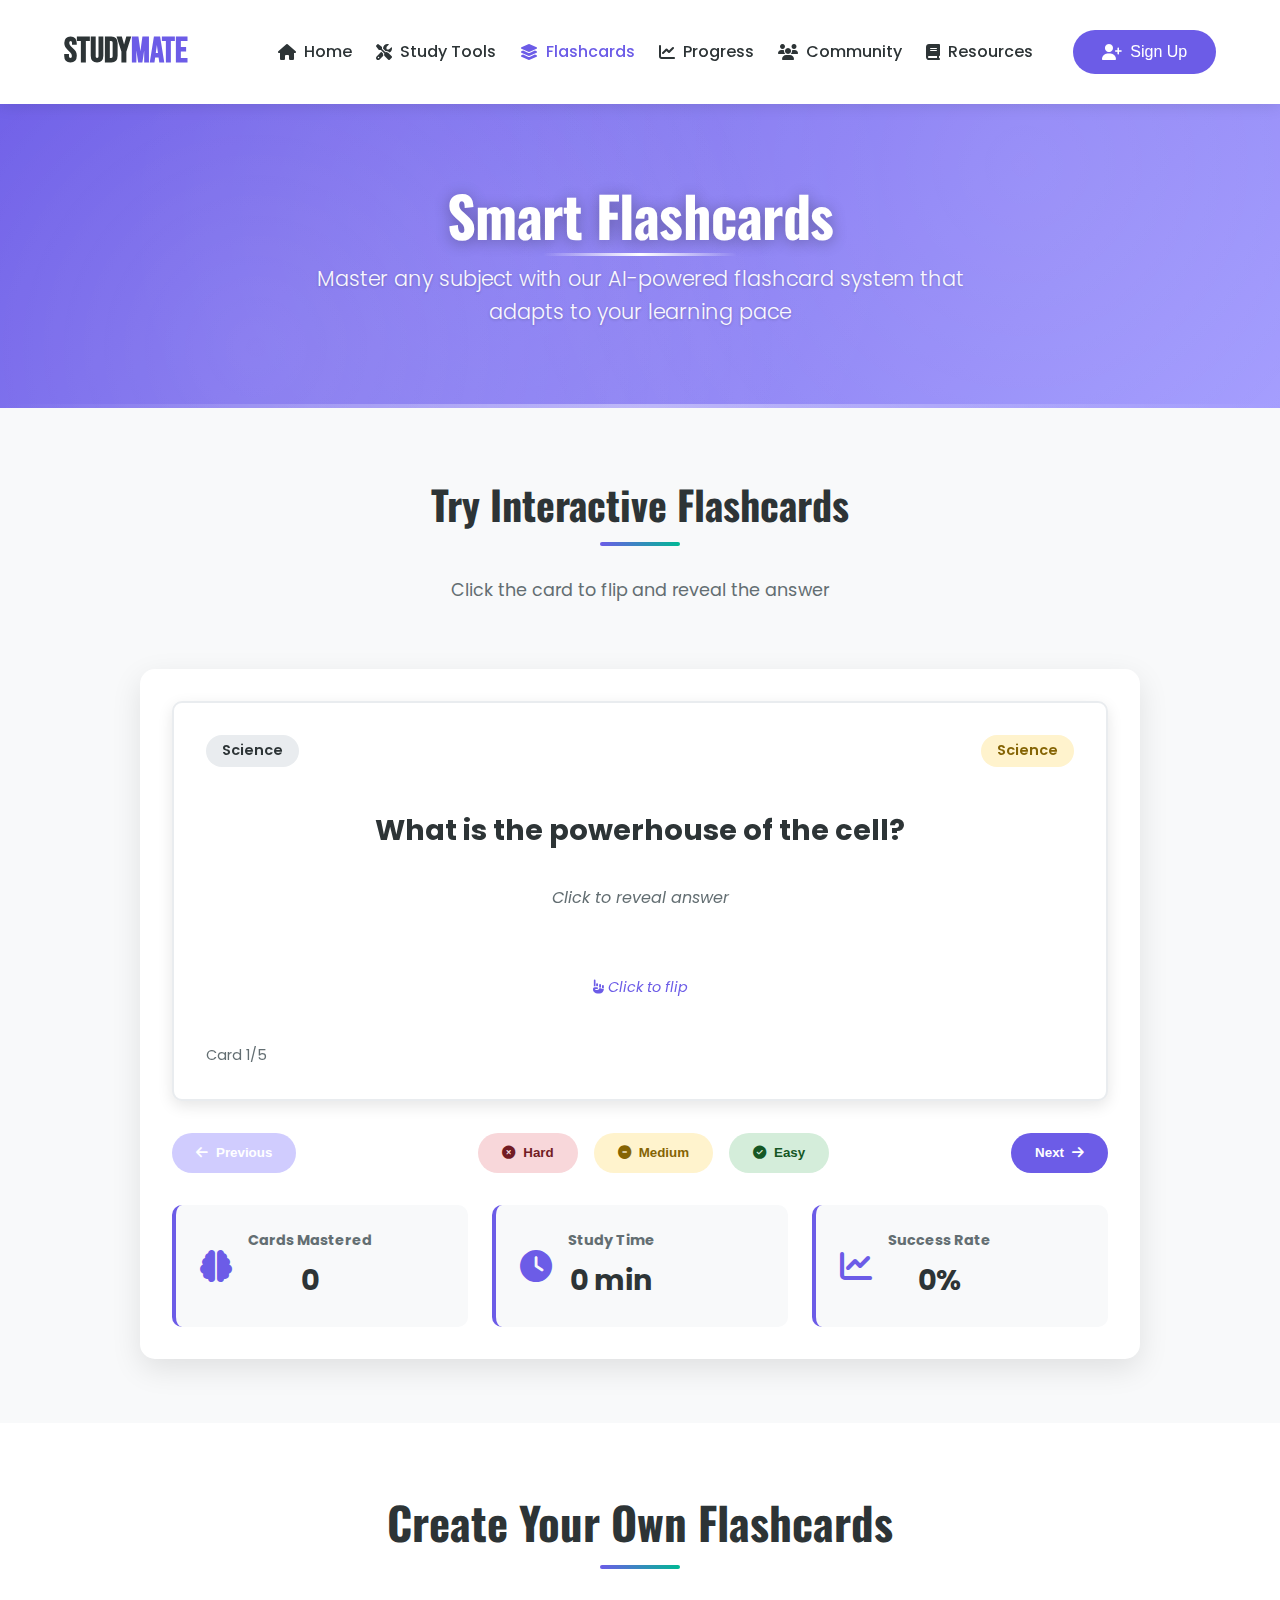
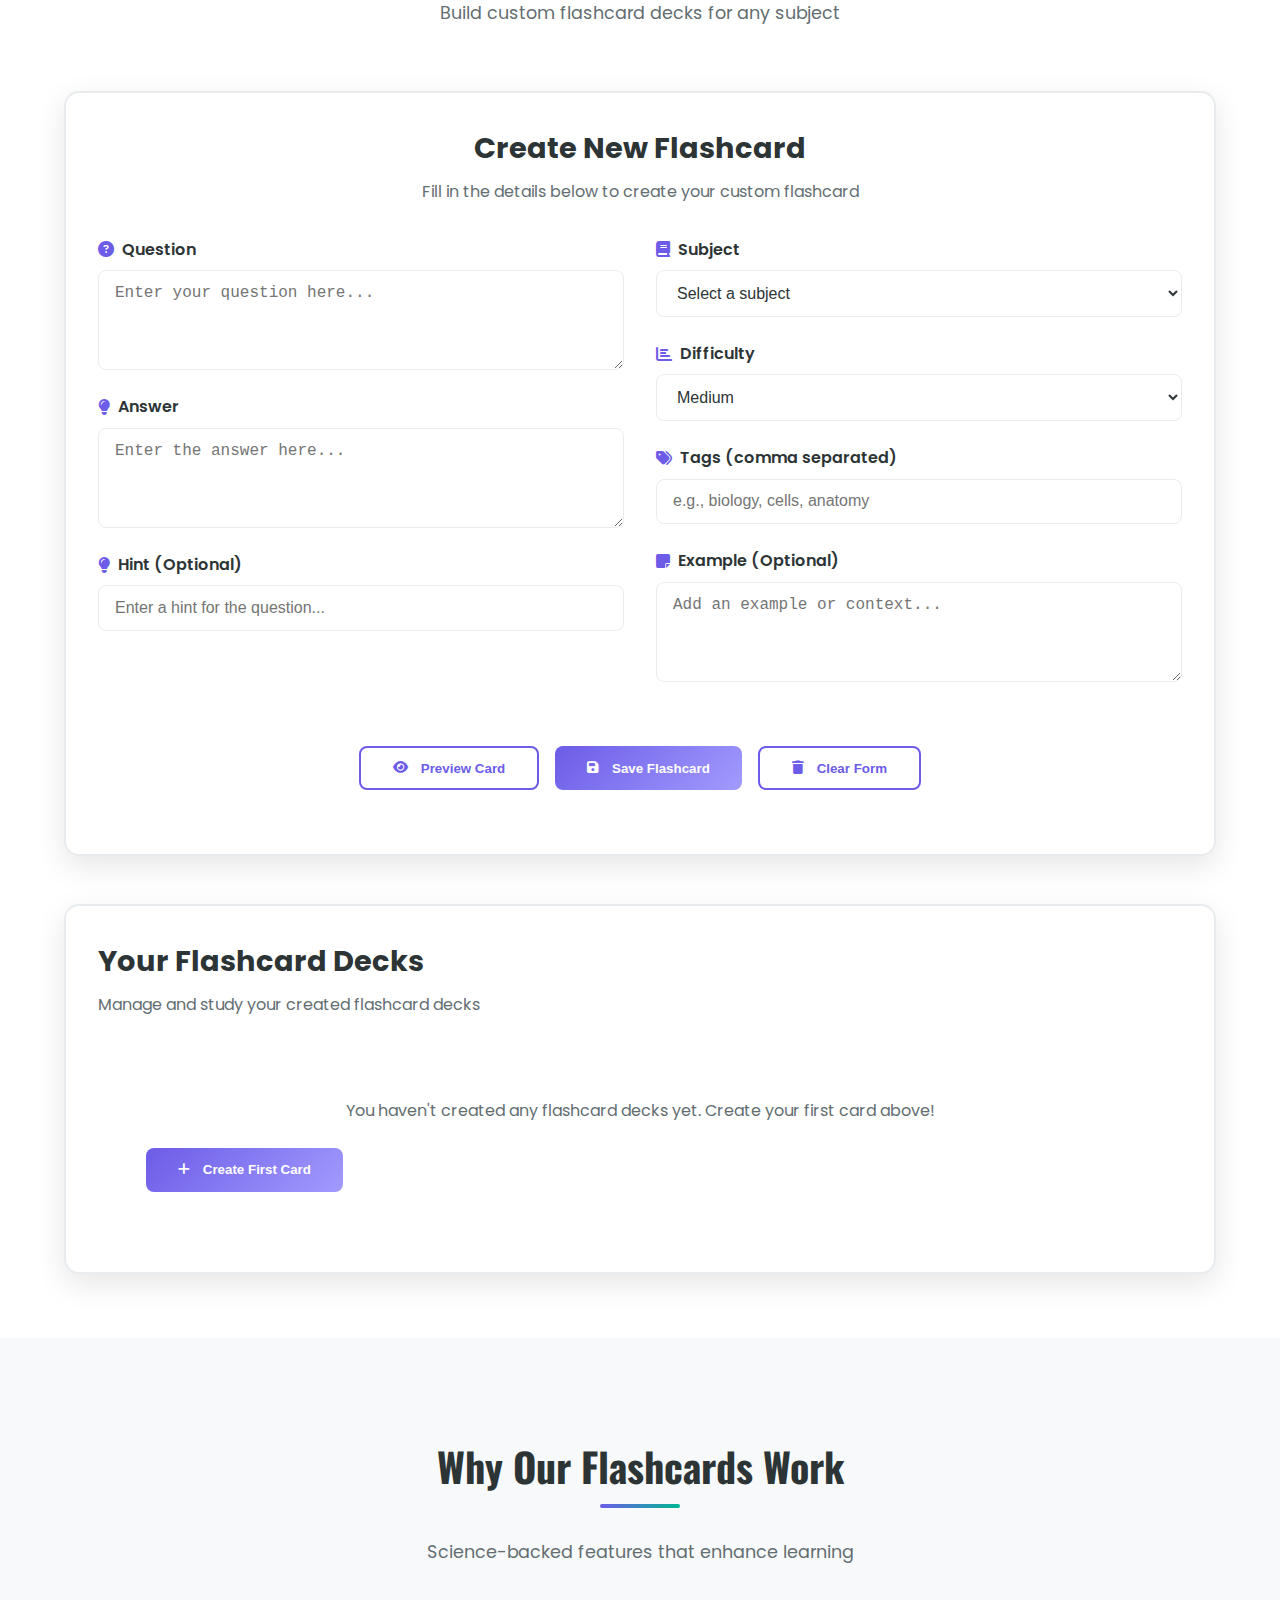
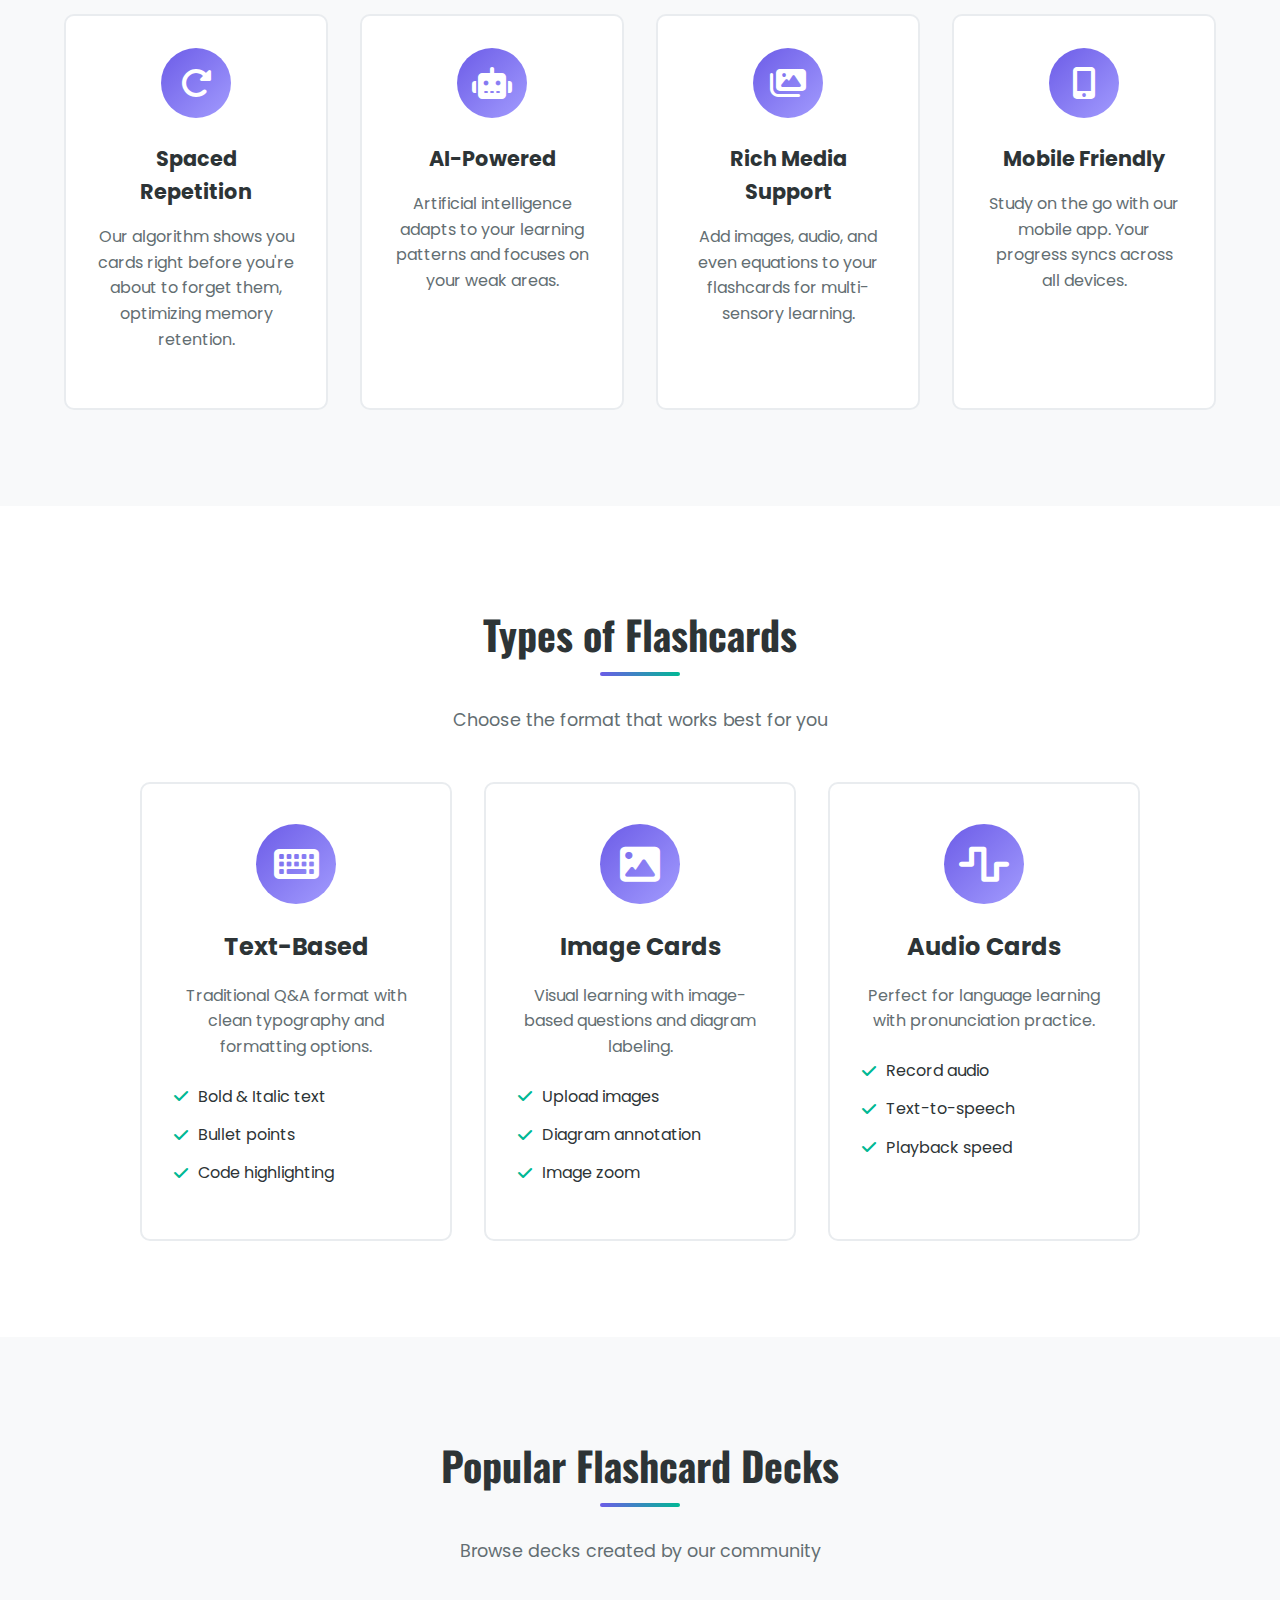
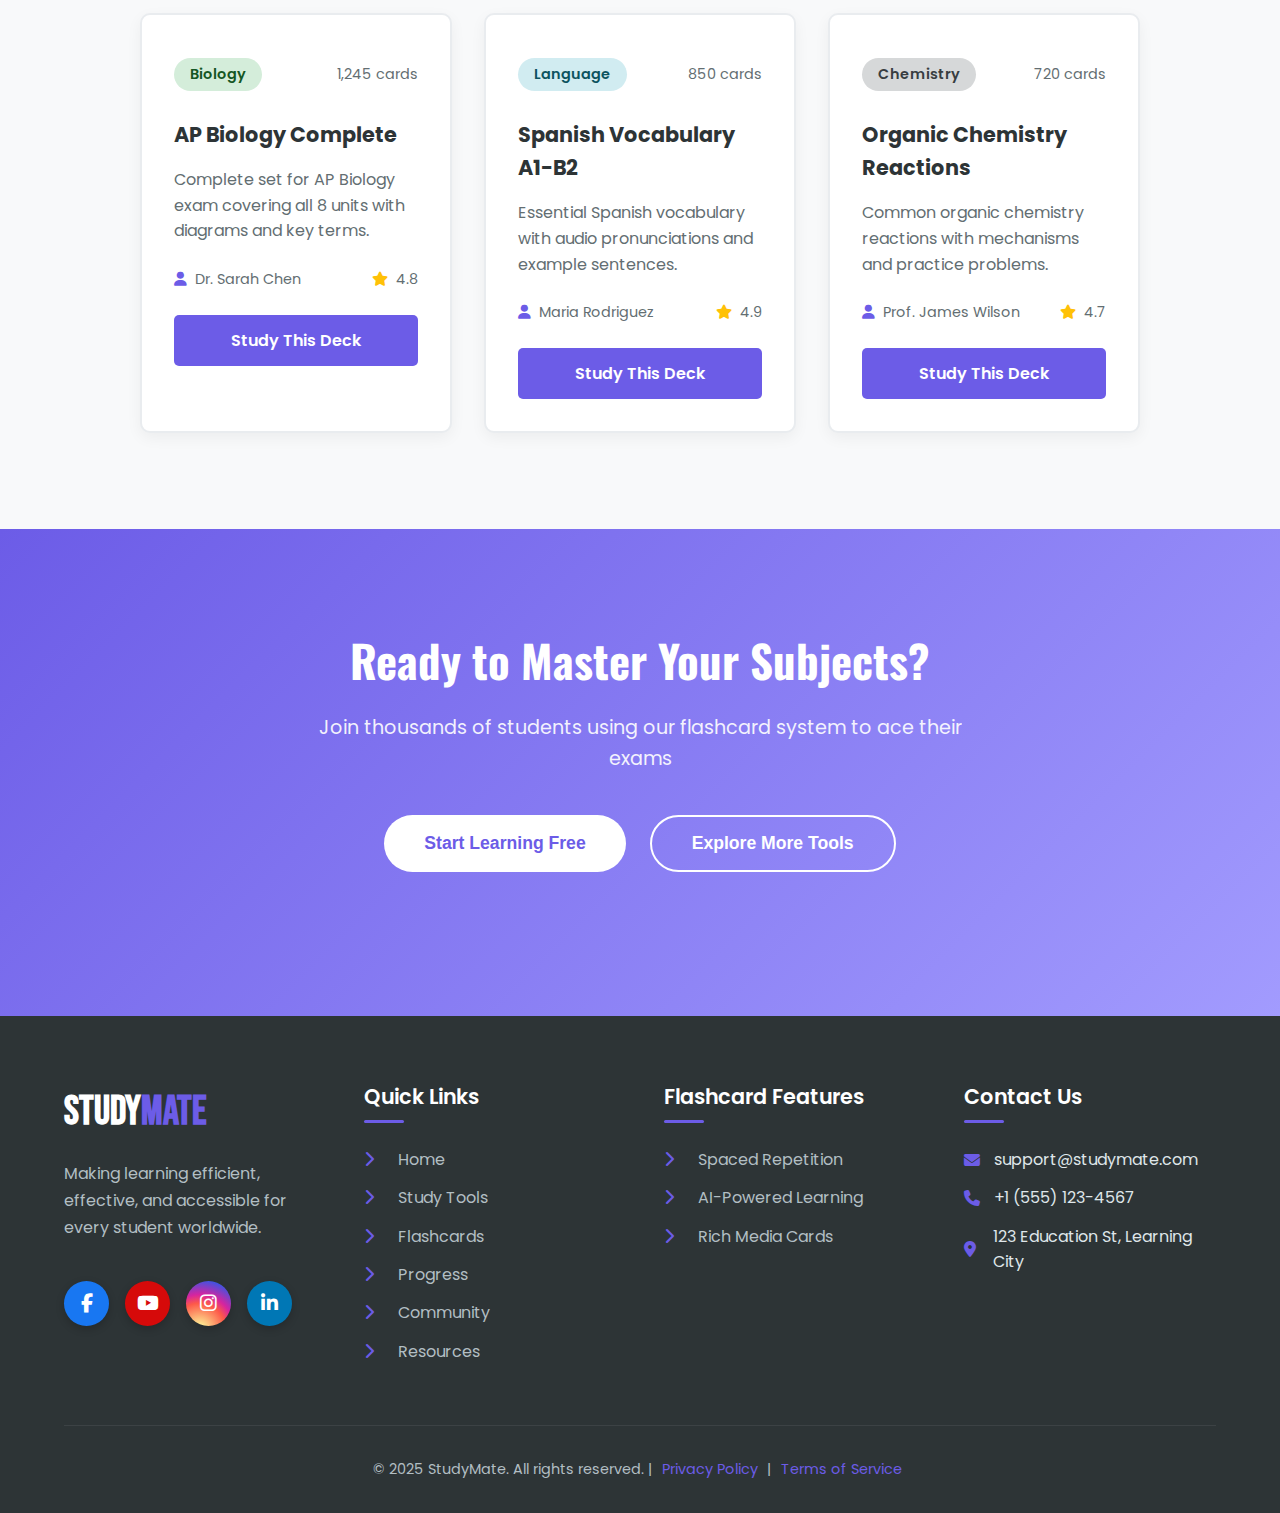
<file: flashcards.html>
<!DOCTYPE html>
<html lang="en">

<head>
    <meta charset="UTF-8">
    <meta name="viewport" content="width=device-width, initial-scale=1.0">
    <title>Flashcards - StudyMate</title>
    <link rel="stylesheet" href="style.css">
    <link rel="stylesheet" href="flashcards.css">
    <link rel="preconnect" href="https://fonts.googleapis.com">
    <link rel="preconnect" href="https://fonts.gstatic.com" crossorigin>
    <link
        href="https://fonts.googleapis.com/css2?family=Ancizar+Serif:ital,wght@0,300..900;1,300..900&family=Bebas+Neue&family=Oswald:wght@200..700&family=Poppins:ital,wght@0,100;0,200;0,300;0,400;0,500;0,600;0,700;0,800;0,900&display=swap"
        rel="stylesheet">
    <link rel="stylesheet" href="https://cdnjs.cloudflare.com/ajax/libs/font-awesome/6.4.0/css/all.min.css">
</head>

<body>

    <nav class="navbar">
        <div class="logo">
            <span class="logoText">Study<span class="mate">Mate</span></span>
        </div>
        <div class="menu">
            <ul>
                <li><a href="index.html"><i class="fas fa-home"></i> Home</a></li>
                <li><a href="study-tools.html"><i class="fas fa-tools"></i> Study Tools</a></li>
                <li><a href="flashcards.html" class="active"><i class="fas fa-layer-group"></i> Flashcards</a></li>
                <li><a href="progress.html"><i class="fas fa-chart-line"></i> Progress</a></li>
                <li><a href="community.html"><i class="fas fa-users"></i> Community</a></li>
                <li><a href="resources.html"><i class="fas fa-book"></i> Resources</a></li>
                <li id="userNavItem">
                    <button class="nav-btn"><a href="signUp.html"><i class="fas fa-user-plus"></i> Sign Up</a></button>
                </li>
            </ul>
        </div>
        <div class="mobile-menu-btn">
            <i class="fas fa-bars"></i>
        </div>
    </nav>

    <section class="page-header">
        <div class="header-content">
            <h1>Smart Flashcards</h1>
            <p>Master any subject with our AI-powered flashcard system that adapts to your learning pace</p>
        </div>
    </section>

    <!-- Flashcard Demo Section -->
    <section class="flashcards-demo">
        <div class="container">
            <div class="section-header">
                <h2>Try Interactive Flashcards</h2>
                <p>Click the card to flip and reveal the answer</p>
            </div>

            <div class="flashcard-container">
                <div class="flashcard" id="demoFlashcard">
                    <div class="flashcard-front">
                        <div class="flashcard-header">
                            <span class="subject-tag" id="demoSubject">Science</span>
                            <span class="difficulty" id="demoDifficulty">Medium</span>
                        </div>
                        <div class="flashcard-content">
                            <h3 id="demoQuestion">What is the powerhouse of the cell?</h3>
                            <p class="hint">Click to reveal answer</p>
                            <div class="click-hint">
                                <i class="fas fa-hand-point-up"></i> Click to flip
                            </div>
                        </div>
                        <div class="flashcard-footer">
                            <div class="card-number" id="demoCardNumber">Card 1/10</div>
                        </div>
                    </div>
                    <div class="flashcard-back">
                        <div class="flashcard-header">
                            <span class="subject-tag">Science</span>
                            <span class="difficulty">Medium</span>
                        </div>
                        <div class="flashcard-content">
                            <h3>Answer:</h3>
                            <p class="answer" id="demoAnswer">The mitochondria is the powerhouse of the cell. It generates most of the cell's supply of adenosine triphosphate (ATP), used as a source of chemical energy.</p>
                            <div class="example">
                                <h4>Example:</h4>
                                <p>In muscle cells, mitochondria are abundant because muscles need lots of energy.</p>
                            </div>
                        </div>
                        <div class="flashcard-footer">
                            <div class="card-number">Card 1/10</div>
                        </div>
                    </div>
                </div>

                <div class="flashcard-controls">
                    <button class="control-btn" id="prevCard">
                        <i class="fas fa-arrow-left"></i> Previous
                    </button>
                    
                    <div class="card-feedback">
                        <button class="feedback-btn" data-difficulty="hard">
                            <i class="fas fa-times-circle"></i> Hard
                        </button>
                        <button class="feedback-btn" data-difficulty="medium">
                            <i class="fas fa-minus-circle"></i> Medium
                        </button>
                        <button class="feedback-btn" data-difficulty="easy">
                            <i class="fas fa-check-circle"></i> Easy
                        </button>
                    </div>
                    
                    <button class="control-btn" id="nextCard">
                        Next <i class="fas fa-arrow-right"></i>
                    </button>
                </div>

                <div class="flashcard-stats">
                    <div class="stat-box">
                        <i class="fas fa-brain"></i>
                        <div>
                            <h4>Cards Mastered</h4>
                            <div class="stat-number" id="masteredCount">0</div>
                        </div>
                    </div>
                    <div class="stat-box">
                        <i class="fas fa-clock"></i>
                        <div>
                            <h4>Study Time</h4>
                            <div class="stat-number" id="studyTime">0 min</div>
                        </div>
                    </div>
                    <div class="stat-box">
                        <i class="fas fa-chart-line"></i>
                        <div>
                            <h4>Success Rate</h4>
                            <div class="stat-number" id="successRate">0%</div>
                        </div>
                    </div>
                </div>
            </div>
        </div>
    </section>

    <!-- Flashcard Creator Section -->
    <section class="flashcard-creator-section">
        <div class="container">
            <div class="section-header">
                <h2>Create Your Own Flashcards</h2>
                <p>Build custom flashcard decks for any subject</p>
            </div>

            <div class="flashcard-creator">
                <div class="creator-header">
                    <h3>Create New Flashcard</h3>
                    <p>Fill in the details below to create your custom flashcard</p>
                </div>

                <form class="creator-form" id="flashcardCreatorForm">
                    <div class="form-section">
                        <div class="form-group">
                            <label for="cardQuestion"><i class="fas fa-question-circle"></i> Question</label>
                            <textarea id="cardQuestion" placeholder="Enter your question here..." rows="3" required></textarea>
                        </div>

                        <div class="form-group">
                            <label for="cardAnswer"><i class="fas fa-lightbulb"></i> Answer</label>
                            <textarea id="cardAnswer" placeholder="Enter the answer here..." rows="3" required></textarea>
                        </div>

                        <div class="form-group">
                            <label for="cardHint"><i class="fas fa-lightbulb"></i> Hint (Optional)</label>
                            <input type="text" id="cardHint" placeholder="Enter a hint for the question...">
                        </div>
                    </div>

                    <div class="form-section">
                        <div class="form-group">
                            <label for="cardSubject"><i class="fas fa-book"></i> Subject</label>
                            <select id="cardSubject" required>
                                <option value="">Select a subject</option>
                                <option value="mathematics">Mathematics</option>
                                <option value="science">Science</option>
                                <option value="languages">Languages</option>
                                <option value="history">History</option>
                                <option value="programming">Programming</option>
                                <option value="other">Other</option>
                            </select>
                        </div>

                        <div class="form-group">
                            <label for="cardDifficulty"><i class="fas fa-chart-bar"></i> Difficulty</label>
                            <select id="cardDifficulty">
                                <option value="easy">Easy</option>
                                <option value="medium" selected>Medium</option>
                                <option value="hard">Hard</option>
                            </select>
                        </div>

                        <div class="form-group">
                            <label for="cardTags"><i class="fas fa-tags"></i> Tags (comma separated)</label>
                            <input type="text" id="cardTags" placeholder="e.g., biology, cells, anatomy">
                        </div>

                        <div class="form-group">
                            <label for="cardExample"><i class="fas fa-sticky-note"></i> Example (Optional)</label>
                            <textarea id="cardExample" placeholder="Add an example or context..." rows="2"></textarea>
                        </div>
                    </div>

                    <div class="form-actions">
                        <button type="button" class="btn-secondary" id="previewCardBtn">
                            <i class="fas fa-eye"></i> Preview Card
                        </button>
                        <button type="submit" class="btn-primary" id="saveCardBtn">
                            <i class="fas fa-save"></i> Save Flashcard
                        </button>
                        <button type="button" class="btn-secondary" id="clearFormBtn">
                            <i class="fas fa-trash"></i> Clear Form
                        </button>
                    </div>
                </form>

                <div class="preview-section" id="previewSection" style="display: none;">
                    <h4>Card Preview:</h4>
                    <div class="preview-card" id="cardPreview">
                        <!-- Preview will be inserted here -->
                    </div>
                </div>
            </div>

            <!-- Your Flashcard Decks -->
            <div class="your-decks" id="yourDecksSection">
                <h3>Your Flashcard Decks</h3>
                <p>Manage and study your created flashcard decks</p>
                
                <div class="decks-container" id="userDecksContainer">
                    <!-- User's decks will be loaded here -->
                    <div class="no-decks" id="noDecksMessage">
                        <p>You haven't created any flashcard decks yet. Create your first card above!</p>
                    </div>
                </div>
            </div>
        </div>
    </section>

    <section class="flashcards-features">
        <div class="section-header">
            <h2>Why Our Flashcards Work</h2>
            <p>Science-backed features that enhance learning</p>
        </div>

        <div class="features-grid">
            <div class="feature-card">
                <div class="feature-icon">
                    <i class="fas fa-redo-alt"></i>
                </div>
                <h3>Spaced Repetition</h3>
                <p>Our algorithm shows you cards right before you're about to forget them, optimizing memory retention.</p>
            </div>

            <div class="feature-card">
                <div class="feature-icon">
                    <i class="fas fa-robot"></i>
                </div>
                <h3>AI-Powered</h3>
                <p>Artificial intelligence adapts to your learning patterns and focuses on your weak areas.</p>
            </div>

            <div class="feature-card">
                <div class="feature-icon">
                    <i class="fas fa-images"></i>
                </div>
                <h3>Rich Media Support</h3>
                <p>Add images, audio, and even equations to your flashcards for multi-sensory learning.</p>
            </div>

            <div class="feature-card">
                <div class="feature-icon">
                    <i class="fas fa-mobile-alt"></i>
                </div>
                <h3>Mobile Friendly</h3>
                <p>Study on the go with our mobile app. Your progress syncs across all devices.</p>
            </div>
        </div>
    </section>

    <section class="flashcard-types">
        <div class="section-header">
            <h2>Types of Flashcards</h2>
            <p>Choose the format that works best for you</p>
        </div>

        <div class="types-grid">
            <div class="type-card">
                <div class="type-icon">
                    <i class="fas fa-keyboard"></i>
                </div>
                <h3>Text-Based</h3>
                <p>Traditional Q&A format with clean typography and formatting options.</p>
                <ul class="type-features">
                    <li><i class="fas fa-check"></i> Bold & Italic text</li>
                    <li><i class="fas fa-check"></i> Bullet points</li>
                    <li><i class="fas fa-check"></i> Code highlighting</li>
                </ul>
            </div>

            <div class="type-card">
                <div class="type-icon">
                    <i class="fas fa-image"></i>
                </div>
                <h3>Image Cards</h3>
                <p>Visual learning with image-based questions and diagram labeling.</p>
                <ul class="type-features">
                    <li><i class="fas fa-check"></i> Upload images</li>
                    <li><i class="fas fa-check"></i> Diagram annotation</li>
                    <li><i class="fas fa-check"></i> Image zoom</li>
                </ul>
            </div>

            <div class="type-card">
                <div class="type-icon">
                    <i class="fas fa-wave-square"></i>
                </div>
                <h3>Audio Cards</h3>
                <p>Perfect for language learning with pronunciation practice.</p>
                <ul class="type-features">
                    <li><i class="fas fa-check"></i> Record audio</li>
                    <li><i class="fas fa-check"></i> Text-to-speech</li>
                    <li><i class="fas fa-check"></i> Playback speed</li>
                </ul>
            </div>
        </div>
    </section>

 

    <section class="popular-decks">
        <div class="section-header">
            <h2>Popular Flashcard Decks</h2>
            <p>Browse decks created by our community</p>
        </div>

        <div class="decks-grid">
            <div class="deck-card">
                <div class="deck-header">
                    <span class="deck-subject biology">Biology</span>
                    <span class="deck-stats">1,245 cards</span>
                </div>
                <h3>AP Biology Complete</h3>
                <p>Complete set for AP Biology exam covering all 8 units with diagrams and key terms.</p>
                <div class="deck-footer">
                    <div class="deck-author">
                        <i class="fas fa-user"></i>
                        <span>Dr. Sarah Chen</span>
                    </div>
                    <div class="deck-rating">
                        <i class="fas fa-star"></i>
                        <span>4.8</span>
                    </div>
                </div>
                <a href="https://apcentral.collegeboard.org/courses/ap-biology" class="deck-btn">Study This Deck</a>
            </div>

            <div class="deck-card">
                <div class="deck-header">
                    <span class="deck-subject language">Language</span>
                    <span class="deck-stats">850 cards</span>
                </div>
                <h3>Spanish Vocabulary A1-B2</h3>
                <p>Essential Spanish vocabulary with audio pronunciations and example sentences.</p>
                <div class="deck-footer">
                    <div class="deck-author">
                        <i class="fas fa-user"></i>
                        <span>Maria Rodriguez</span>
                    </div>
                    <div class="deck-rating">
                        <i class="fas fa-star"></i>
                        <span>4.9</span>
                    </div>
                </div>
                <a href="https://www.tellmeinspanish.com/learning/levels-of-spanish/" class="deck-btn">Study This Deck</a>
            </div>

            <div class="deck-card">
                <div class="deck-header">
                    <span class="deck-subject chemistry">Chemistry</span>
                    <span class="deck-stats">720 cards</span>
                </div>
                <h3>Organic Chemistry Reactions</h3>
                <p>Common organic chemistry reactions with mechanisms and practice problems.</p>
                <div class="deck-footer">
                    <div class="deck-author">
                        <i class="fas fa-user"></i>
                        <span>Prof. James Wilson</span>
                    </div>
                    <div class="deck-rating">
                        <i class="fas fa-star"></i>
                            <span>4.7</span>
                    </div>
                </div>
                <a href="https://www.masterorganicchemistry.com/reaction-guide/" class="deck-btn">Study This Deck</a>
            </div>
        </div>
    </section>

    <section class="cta-flashcards">
        <div class="cta-content">
            <h2>Ready to Master Your Subjects?</h2>
            <p>Join thousands of students using our flashcard system to ace their exams</p>
            <div class="cta-buttons">
                <button class="cta-btn primary"><a href="signUp.html">Start Learning Free</a></button>
                <button class="cta-btn secondary"><a href="study-tools.html">Explore More Tools</a></button>
            </div>
        </div>
    </section>

    <footer>
        <div class="footer-content">
            <div class="footer-section">
                <div class="logo footer-logo">
                    <span class="logoText">Study<span class="mate">Mate</span></span>
                </div>
                <p>Making learning efficient, effective, and accessible for every student worldwide.</p>
                <div class="social-icons">
                    <a href="https://www.facebook.com/share/14RPMbnhgGu/" class="facebook"><i class="fab fa-facebook-f"></i></a>
                    <a href="https://www.youtube.com/@AhmedAli-k7b" class="youtube"><i class="fab fa-youtube"></i></a>
                    <a href="https://www.instagram.com/ahmeyali.9/" class="instagram"><i class="fab fa-instagram"></i></a>
                    <a href="https://www.linkedin.com/in/ahmed-ali-883129359" class="linkedin"><i class="fab fa-linkedin-in"></i></a>
                </div>
            </div>
            <div class="footer-section">
                <h3>Quick Links</h3>
                <ul>
                    <li><a href="index.html"><i class="fas fa-chevron-right"></i> Home</a></li>
                    <li><a href="study-tools.html"><i class="fas fa-chevron-right"></i> Study Tools</a></li>
                    <li><a href="flashcards.html"><i class="fas fa-chevron-right"></i> Flashcards</a></li>
                    <li><a href="progress.html"><i class="fas fa-chevron-right"></i> Progress</a></li>
                    <li><a href="community.html"><i class="fas fa-chevron-right"></i> Community</a></li>
                    <li><a href="resources.html"><i class="fas fa-chevron-right"></i> Resources</a></li>
                </ul>
            </div>
            <div class="footer-section">
                <h3>Flashcard Features</h3>
                <ul>
                    <li><a href="https://e-student.org/spaced-repetition/"><i class="fas fa-chevron-right"></i> Spaced Repetition</a></li>
                    <li><a href="https://www.ey.com/en_us/services/ai/platform?WT.mc_id=10863844&AA.tsrc=paidsearch&&msclkid=7eb10f74931f1b9afaba663ea4b85fe7&gclid=7eb10f74931f1b9afaba663ea4b85fe7&gclsrc=3p.ds&gad_source=7&gad_campaignid=23335440946"><i class="fas fa-chevron-right"></i> AI-Powered Learning</a></li>
                    <li><a href="https://developers.google.com/business-communications/rcs-business-messaging/guides/learn/rich-cards"><i class="fas fa-chevron-right"></i> Rich Media Cards</a></li>
                </ul>
            </div>
            <div class="footer-section">
                <h3>Contact Us</h3>
                <ul>
                    <li><i class="fas fa-envelope"></i> support@studymate.com</li>
                    <li><i class="fas fa-phone"></i> +1 (555) 123-4567</li>
                    <li><i class="fas fa-map-marker-alt"></i> 123 Education St, Learning City</li>
                </ul>
            </div>
        </div>
        <div class="footer-bottom">
            <p>&copy; 2025 StudyMate. All rights reserved. | <a href="privacy-policy.html">Privacy Policy</a> | <a href="terms-of-service.html">Terms of Service</a></p>
        </div>
    </footer>

    <!-- JavaScript Files -->
    <script src="flashcards-demo.js"></script>
    <script src="flashcards-creator.js"></script>

</body>

</html>
</file>
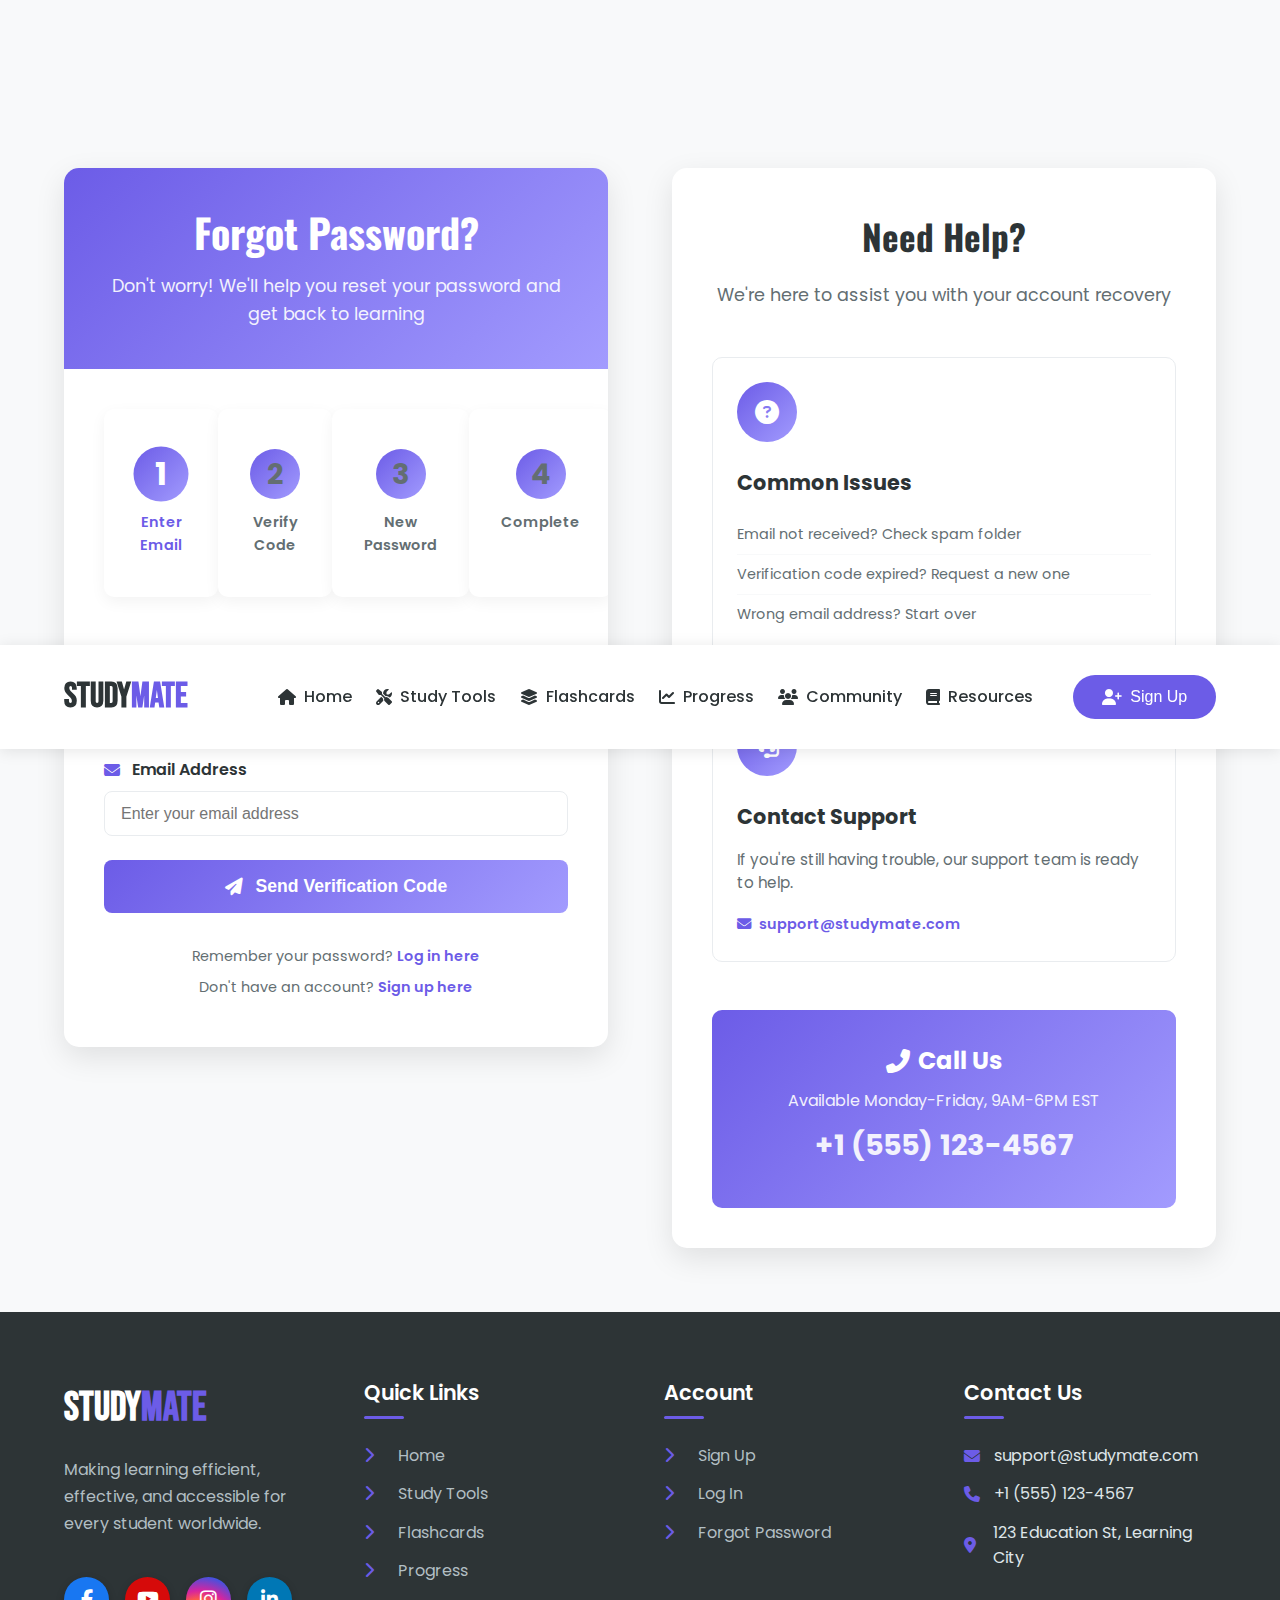
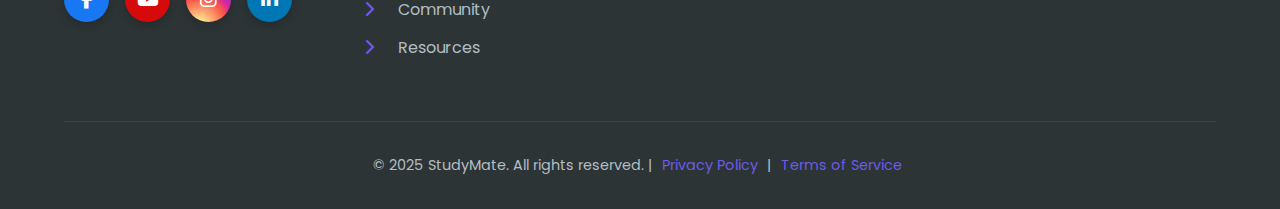
<file: forgotpassword.html>
<!DOCTYPE html>
<html lang="en">

<head>
    <meta charset="UTF-8">
    <meta name="viewport" content="width=device-width, initial-scale=1.0">
    <title>Forgot Password - StudyMate</title>
    <link rel="stylesheet" href="style.css">
    <link rel="stylesheet" href="forgotpassword.css">
    <link rel="preconnect" href="https://fonts.googleapis.com">
    <link rel="preconnect" href="https://fonts.gstatic.com" crossorigin>
    <link
        href="https://fonts.googleapis.com/css2?family=Ancizar+Serif:ital,wght@0,300..900;1,300..900&family=Bebas+Neue&family=Oswald:wght@200..700&family=Poppins:ital,wght@0,100;0,200;0,300;0,400;0,500;0,600;0,700;0,800;0,900&display=swap"
        rel="stylesheet">
    <link rel="stylesheet" href="https://cdnjs.cloudflare.com/ajax/libs/font-awesome/6.4.0/css/all.min.css">
</head>

<body>

    <nav class="navbar">
        <div class="logo">
            <span class="logoText">Study<span class="mate">Mate</span></span>
        </div>
        <div class="menu">
            <ul>
                <li><a href="index.html"><i class="fas fa-home"></i> Home</a></li>
                <li><a href="study-tools.html"><i class="fas fa-tools"></i> Study Tools</a></li>
                <li><a href="flashcards.html"><i class="fas fa-layer-group"></i> Flashcards</a></li>
                <li><a href="progress.html"><i class="fas fa-chart-line"></i> Progress</a></li>
                <li><a href="community.html"><i class="fas fa-users"></i> Community</a></li>
                <li><a href="resources.html"><i class="fas fa-book"></i> Resources</a></li>
                <li id="userNavItem">
                    <!-- Will be populated by JavaScript -->
                </li>
            </ul>
        </div>
        <div class="mobile-menu-btn">
            <i class="fas fa-bars"></i>
        </div>
    </nav>

    <section class="forgot-password-hero">
        <div class="container">
            <div class="forgot-password-content">
                <div class="forgot-password-header">
                    <h1>Forgot Password?</h1>
                    <p>Don't worry! We'll help you reset your password and get back to learning</p>
                </div>

                <!-- Login Status Alert (hidden by default) -->
                <div class="login-status-alert" id="loginStatusAlert" style="display: none;">
                    <div class="alert-content">
                        <i class="fas fa-user-check"></i>
                        <span id="alertMessage">You are currently logged in as <span id="loggedInEmail"></span></span>
                    </div>
                    <div class="alert-actions">
                        <a href="dashboard.html" class="alert-btn primary">
                            <i class="fas fa-tachometer-alt"></i> Go to Dashboard
                        </a>
                        <button class="alert-btn secondary" id="logoutFromAlert">
                            <i class="fas fa-sign-out-alt"></i> Logout
                        </button>
                    </div>
                </div>

                <div class="forgot-password-steps" id="forgotPasswordSteps">
                    <div class="steps-indicator">
                        <div class="step active" data-step="1">
                            <div class="step-number">1</div>
                            <div class="step-text">Enter Email</div>
                        </div>
                        <div class="step" data-step="2">
                            <div class="step-number">2</div>
                            <div class="step-text">Verify Code</div>
                        </div>
                        <div class="step" data-step="3">
                            <div class="step-number">3</div>
                            <div class="step-text">New Password</div>
                        </div>
                        <div class="step" data-step="4">
                            <div class="step-number">4</div>
                            <div class="step-text">Complete</div>
                        </div>
                    </div>

                    <!-- Step 1: Enter Email -->
                    <div class="step-content active" id="step1">
                        <div class="step-header">
                            <h2>Enter Your Email</h2>
                            <p>We'll send a verification code to your email address</p>
                        </div>

                        <form class="forgot-password-form" id="emailForm">
                            <div class="form-group">
                                <label for="email"><i class="fas fa-envelope"></i> Email Address</label>
                                <input type="email" id="email" name="email" placeholder="Enter your email address"
                                    required>
                            </div>

                            <button type="submit" class="submit-btn">
                                <i class="fas fa-paper-plane"></i> Send Verification Code
                            </button>
                        </form>

                        <div class="alternative-options">
                            <p>Remember your password? <a href="login.html">Log in here</a></p>
                            <p>Don't have an account? <a href="signUp.html">Sign up here</a></p>
                        </div>
                    </div>

                    <!-- Step 2: Verify Code -->
                    <div class="step-content" id="step2">
                        <div class="step-header">
                            <h2>Check Your Email</h2>
                            <p>We've sent a 6-digit verification code to <span id="userEmail">user@example.com</span>
                            </p>
                            <p class="code-instruction">Enter the code below to verify your identity</p>
                        </div>

                        <form class="verification-form" id="codeForm">
                            <div class="code-inputs">
                                <input type="text" maxlength="1" class="code-input" data-index="1">
                                <input type="text" maxlength="1" class="code-input" data-index="2">
                                <input type="text" maxlength="1" class="code-input" data-index="3">
                                <input type="text" maxlength="1" class="code-input" data-index="4">
                                <input type="text" maxlength="1" class="code-input" data-index="5">
                                <input type="text" maxlength="1" class="code-input" data-index="6">
                            </div>

                            <div class="timer">
                                <p>Code expires in: <span id="countdown">05:00</span></p>
                            </div>

                            <div class="form-actions">
                                <button type="submit" class="submit-btn">
                                    <i class="fas fa-check-circle"></i> Verify Code
                                </button>
                                <button type="button" class="resend-btn" id="resendBtn">
                                    <i class="fas fa-redo"></i> Resend Code
                                </button>
                            </div>
                        </form>

                        <div class="email-note">
                            <p><i class="fas fa-info-circle"></i> If you don't see the email, check your spam folder</p>
                        </div>
                    </div>

                    <!-- Step 3: New Password -->
                    <div class="step-content" id="step3">
                        <div class="step-header">
                            <h2>Create New Password</h2>
                            <p>Create a strong password to secure your account</p>
                        </div>

                        <form class="new-password-form" id="passwordForm">
                            <div class="form-group">
                                <label for="newPassword"><i class="fas fa-lock"></i> New Password</label>
                                <div class="password-input">
                                    <input type="password" id="newPassword" name="newPassword"
                                        placeholder="Enter new password" required>
                                    <button type="button" class="toggle-password">
                                        <i class="fas fa-eye"></i>
                                    </button>
                                </div>
                                <div class="password-requirements">
                                    <p>Password must include:</p>
                                    <ul>
                                        <li class="req-length"><i class="fas fa-circle"></i> At least 8 characters</li>
                                        <li class="req-uppercase"><i class="fas fa-circle"></i> One uppercase letter
                                        </li>
                                        <li class="req-lowercase"><i class="fas fa-circle"></i> One lowercase letter
                                        </li>
                                        <li class="req-number"><i class="fas fa-circle"></i> One number</li>
                                    </ul>
                                </div>
                            </div>

                            <div class="form-group">
                                <label for="confirmNewPassword"><i class="fas fa-lock"></i> Confirm New Password</label>
                                <input type="password" id="confirmNewPassword" name="confirmNewPassword"
                                    placeholder="Confirm new password" required>
                            </div>

                            <button type="submit" class="submit-btn">
                                <i class="fas fa-key"></i> Reset Password
                            </button>
                        </form>
                    </div>

                    <!-- Step 4: Complete -->
                    <div class="step-content" id="step4">
                        <div class="success-message">
                            <div class="success-icon">
                                <i class="fas fa-check-circle"></i>
                            </div>
                            <h2>Password Reset Successful!</h2>
                            <p>Your password has been successfully reset. You can now log in with your new password.</p>

                            <div class="success-actions">
                                <a href="login.html" class="success-btn primary">
                                    <i class="fas fa-sign-in-alt"></i> Log In Now
                                </a>
                                <a href="index.html" class="success-btn secondary">
                                    <i class="fas fa-home"></i> Back to Home
                                </a>
                            </div>

                            <div class="security-tips">
                                <h3><i class="fas fa-shield-alt"></i> Security Tips</h3>
                                <ul>
                                    <li>Use a unique password for each account</li>
                                    <li>Enable two-factor authentication if available</li>
                                    <li>Avoid using personal information in passwords</li>
                                    <li>Consider using a password manager</li>
                                </ul>
                            </div>
                        </div>
                    </div>
                </div>
            </div>

            <div class="forgot-password-help">
                <div class="help-header">
                    <h2>Need Help?</h2>
                    <p>We're here to assist you with your account recovery</p>
                </div>

                <div class="help-options">
                    <div class="help-card">
                        <div class="help-icon">
                            <i class="fas fa-question-circle"></i>
                        </div>
                        <h3>Common Issues</h3>
                        <ul>
                            <li>Email not received? Check spam folder</li>
                            <li>Verification code expired? Request a new one</li>
                            <li>Wrong email address? Start over</li>
                        </ul>
                    </div>

                    <div class="help-card">
                        <div class="help-icon">
                            <i class="fas fa-headset"></i>
                        </div>
                        <h3>Contact Support</h3>
                        <p>If you're still having trouble, our support team is ready to help.</p>
                        <a href="mailto:support@studymate.com" class="support-link">
                            <i class="fas fa-envelope"></i> support@studymate.com
                        </a>
                    </div>
                </div>

                <div class="contact-info">
                    <h3><i class="fas fa-phone-alt"></i> Call Us</h3>
                    <p>Available Monday-Friday, 9AM-6PM EST</p>
                    <p class="phone-number">+1 (555) 123-4567</p>
                </div>
            </div>
        </div>
    </section>

    <footer>
        <div class="footer-content">
            <div class="footer-section">
                <div class="logo footer-logo">
                    <span class="logoText">Study<span class="mate">Mate</span></span>
                </div>
                <p>Making learning efficient, effective, and accessible for every student worldwide.</p>
                <div class="social-icons">
                    <a href="https://www.facebook.com/share/14RPMbnhgGu/" class="facebook"><i
                            class="fab fa-facebook-f"></i></a>
                    <a href="https://www.youtube.com/@AhmedAli-k7b" class="youtube"><i class="fab fa-youtube"></i></a>
                    <a href="https://www.instagram.com/ahmeyali.9/" class="instagram"><i
                            class="fab fa-instagram"></i></a>
                    <a href="https://www.linkedin.com/in/ahmed-ali-883129359" class="linkedin"><i
                            class="fab fa-linkedin-in"></i></a>
                </div>
            </div>
            <div class="footer-section">
                <h3>Quick Links</h3>
                <ul>
                    <li><a href="index.html"><i class="fas fa-chevron-right"></i> Home</a></li>
                    <li><a href="study-tools.html"><i class="fas fa-chevron-right"></i> Study Tools</a></li>
                    <li><a href="flashcards.html"><i class="fas fa-chevron-right"></i> Flashcards</a></li>
                    <li><a href="progress.html"><i class="fas fa-chevron-right"></i> Progress</a></li>
                    <li><a href="community.html"><i class="fas fa-chevron-right"></i> Community</a></li>
                    <li><a href="resources.html"><i class="fas fa-chevron-right"></i> Resources</a></li>
                </ul>
            </div>
            <div class="footer-section">
                <h3>Account</h3>
                <ul>
                    <li><a href="signUp.html"><i class="fas fa-chevron-right"></i> Sign Up</a></li>
                    <li><a href="login.html"><i class="fas fa-chevron-right"></i> Log In</a></li>
                    <li><a href="forgotpassword.html" class="active"><i class="fas fa-chevron-right"></i> Forgot
                            Password</a></li>
                </ul>
            </div>
            <div class="footer-section">
                <h3>Contact Us</h3>
                <ul>
                    <li><i class="fas fa-envelope"></i> support@studymate.com</li>
                    <li><i class="fas fa-phone"></i> +1 (555) 123-4567</li>
                    <li><i class="fas fa-map-marker-alt"></i> 123 Education St, Learning City</li>
                </ul>
            </div>
        </div>
        <div class="footer-bottom">
            <p>&copy; 2025 StudyMate. All rights reserved. | <a href="privacy-policy.html">Privacy Policy</a> | <a
                    href="terms-of-service.html">Terms of Service</a></p>
        </div>
    </footer>
    
    <script src="forgetpassword.js"></script>
</body>

</html>
</file>
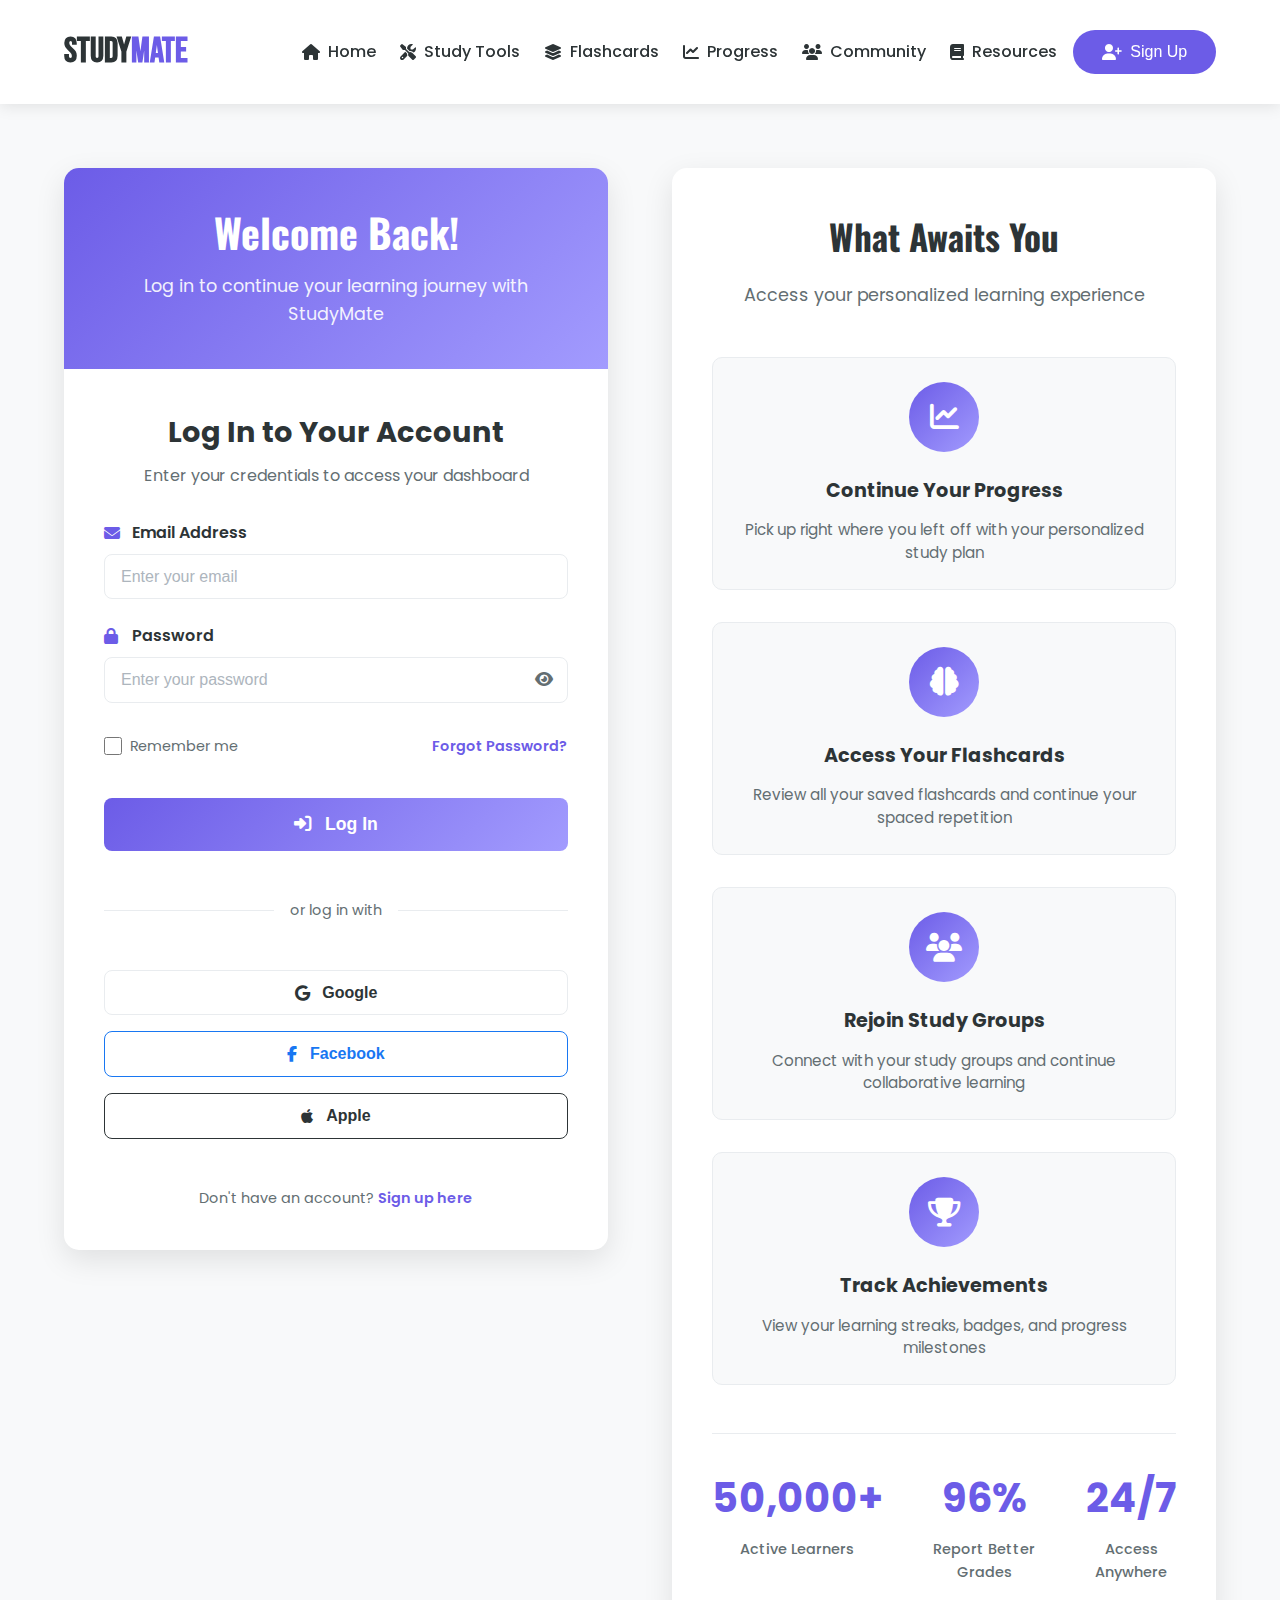
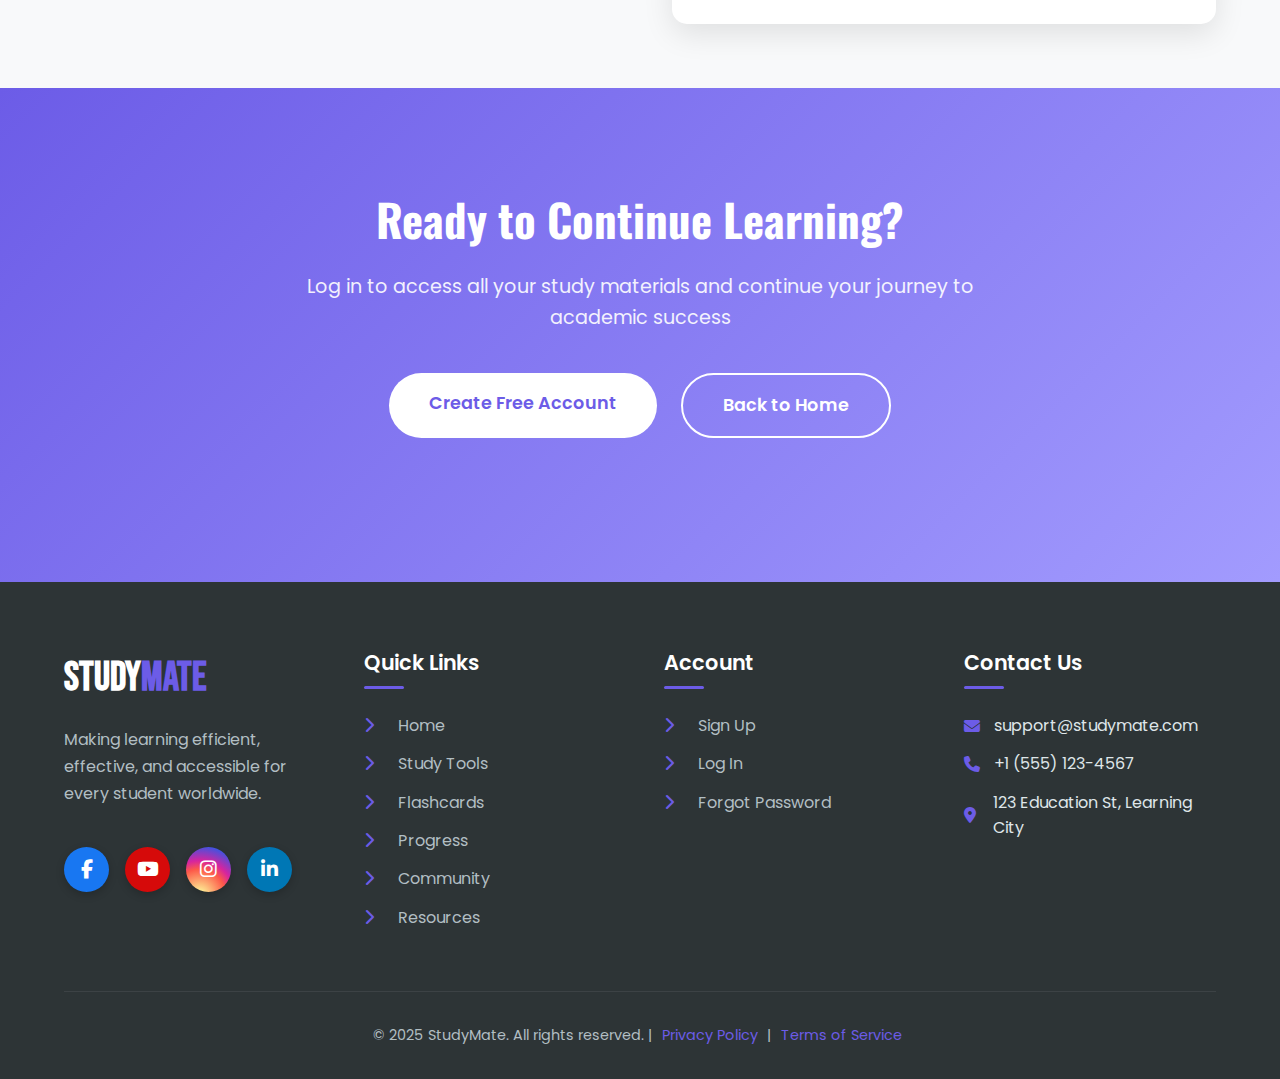
<file: login.html>
<!DOCTYPE html>
<html lang="en">

<head>
    <meta charset="UTF-8">
    <meta name="viewport" content="width=device-width, initial-scale=1.0">
    <title>Login - StudyMate</title>
    <link rel="stylesheet" href="style.css">
    <link rel="stylesheet" href="login.css">
    <link rel="preconnect" href="https://fonts.googleapis.com">
    <link rel="preconnect" href="https://fonts.gstatic.com" crossorigin>
    <link
        href="https://fonts.googleapis.com/css2?family=Ancizar+Serif:ital,wght@0,300..900;1,300..900&family=Bebas+Neue&family=Oswald:wght@200..700&family=Poppins:ital,wght@0,100;0,200;0,300;0,400;0,500;0,600;0,700;0,800;0,900&display=swap"
        rel="stylesheet">
    <link rel="stylesheet" href="https://cdnjs.cloudflare.com/ajax/libs/font-awesome/6.4.0/css/all.min.css">

    <script src="login.js"></script>
</head>

<body>

    <nav class="navbar">
        <div class="logo">
            <span class="logoText">Study<span class="mate">Mate</span></span>
        </div>
        <div class="menu">
            <ul>
                <li><a href="index.html"><i class="fas fa-home"></i> Home</a></li>
                <li><a href="study-tools.html"><i class="fas fa-tools"></i> Study Tools</a></li>
                <li><a href="flashcards.html"><i class="fas fa-layer-group"></i> Flashcards</a></li>
                <li><a href="progress.html"><i class="fas fa-chart-line"></i> Progress</a></li>
                <li><a href="community.html"><i class="fas fa-users"></i> Community</a></li>
                <li><a href="resources.html"><i class="fas fa-book"></i> Resources</a></li>
                <button class="nav-btn"><a href="signUp.html"><i class="fas fa-user-plus"></i> Sign Up</a></button>
            </ul>
        </div>
        <div class="mobile-menu-btn">
            <i class="fas fa-bars"></i>
        </div>
    </nav>

    <section class="login-hero">
        <div class="container">
            <div class="login-content">
                <div class="login-header">
                    <h1>Welcome Back!</h1>
                    <p>Log in to continue your learning journey with StudyMate</p>
                </div>

                <div class="login-form-container">
                    <div class="form-header">
                        <h2>Log In to Your Account</h2>
                        <p>Enter your credentials to access your dashboard</p>
                    </div>

                    <form class="login-form" id="loginForm">
                        <div class="form-group">
                            <label for="email"><i class="fas fa-envelope"></i> Email Address</label>
                            <input type="email" id="email" name="email" placeholder="Enter your email" required>
                        </div>

                        <div class="form-group">
                            <label for="password"><i class="fas fa-lock"></i> Password</label>
                            <div class="password-input">
                                <input type="password" id="password" name="password" placeholder="Enter your password"
                                    required>
                                <button type="button" class="toggle-password" id="togglePassword">
                                    <i class="fas fa-eye"></i>
                                </button>
                            </div>
                        </div>

                        <div class="form-options">
                            <div class="remember-me">
                                <input type="checkbox" id="remember" name="remember">
                                <label for="remember">Remember me</label>
                            </div>
                            <a href="#" class="forgot-password">Forgot Password?</a>
                        </div>

                        <button type="submit" class="submit-btn" id="submitBtn">
                            <i class="fas fa-sign-in-alt"></i> Log In
                        </button>

                        <div class="divider">
                            <span>or log in with</span>
                        </div>

                        <div class="social-login">
                            <button type="button" class="social-btn google">
                                <i class="fab fa-google"></i> Google
                            </button>
                            <button type="button" class="social-btn facebook">
                                <i class="fab fa-facebook-f"></i> Facebook
                            </button>
                            <button type="button" class="social-btn apple">
                                <i class="fab fa-apple"></i> Apple
                            </button>
                        </div>

                        <div class="signup-link">
                            Don't have an account? <a href="signUp.html">Sign up here</a>
                        </div>
                    </form>
                </div>
            </div>

            <div class="login-features">
                <div class="features-header">
                    <h2>What Awaits You</h2>
                    <p>Access your personalized learning experience</p>
                </div>

                <div class="features-grid">
                    <div class="feature-card">
                        <div class="feature-icon">
                            <i class="fas fa-chart-line"></i>
                        </div>
                        <h3>Continue Your Progress</h3>
                        <p>Pick up right where you left off with your personalized study plan</p>
                    </div>

                    <div class="feature-card">
                        <div class="feature-icon">
                            <i class="fas fa-brain"></i>
                        </div>
                        <h3>Access Your Flashcards</h3>
                        <p>Review all your saved flashcards and continue your spaced repetition</p>
                    </div>

                    <div class="feature-card">
                        <div class="feature-icon">
                            <i class="fas fa-users"></i>
                        </div>
                        <h3>Rejoin Study Groups</h3>
                        <p>Connect with your study groups and continue collaborative learning</p>
                    </div>

                    <div class="feature-card">
                        <div class="feature-icon">
                            <i class="fas fa-trophy"></i>
                        </div>
                        <h3>Track Achievements</h3>
                        <p>View your learning streaks, badges, and progress milestones</p>
                    </div>
                </div>

                <div class="quick-stats">
                    <div class="stat">
                        <h3>50,000+</h3>
                        <p>Active Learners</p>
                    </div>
                    <div class="stat">
                        <h3>96%</h3>
                        <p>Report Better Grades</p>
                    </div>
                    <div class="stat">
                        <h3>24/7</h3>
                        <p>Access Anywhere</p>
                    </div>
                </div>
            </div>
        </div>
    </section>

    <section class="login-cta">
        <div class="container">
            <div class="cta-content">
                <h2>Ready to Continue Learning?</h2>
                <p>Log in to access all your study materials and continue your journey to academic success</p>
                <div class="cta-buttons">
                    <a href="signUp.html" class="cta-btn primary">Create Free Account</a>
                    <a href="index.html" class="cta-btn secondary">Back to Home</a>
                </div>
            </div>
        </div>
    </section>

    <footer>
        <div class="footer-content">
            <div class="footer-section">
                <div class="logo footer-logo">
                    <span class="logoText">Study<span class="mate">Mate</span></span>
                </div>
                <p>Making learning efficient, effective, and accessible for every student worldwide.</p>
                <div class="social-icons">
                    <a href="https://www.facebook.com/share/14RPMbnhgGu/" class="facebook"><i
                            class="fab fa-facebook-f"></i></a>
                    <a href="https://www.youtube.com/@AhmedAli-k7b" class="youtube"><i class="fab fa-youtube"></i></a>
                    <a href="https://www.instagram.com/ahmeyali.9/" class="instagram"><i
                            class="fab fa-instagram"></i></a>
                    <a href="https://www.linkedin.com/in/ahmed-ali-883129359" class="linkedin"><i
                            class="fab fa-linkedin-in"></i></a>
                </div>
            </div>
            <div class="footer-section">
                <h3>Quick Links</h3>
                <ul>
                    <li><a href="index.html"><i class="fas fa-chevron-right"></i> Home</a></li>
                    <li><a href="study-tools.html"><i class="fas fa-chevron-right"></i> Study Tools</a></li>
                    <li><a href="flashcards.html"><i class="fas fa-chevron-right"></i> Flashcards</a></li>
                    <li><a href="progress.html"><i class="fas fa-chevron-right"></i> Progress</a></li>
                    <li><a href="community.html"><i class="fas fa-chevron-right"></i> Community</a></li>
                    <li><a href="resources.html"><i class="fas fa-chevron-right"></i> Resources</a></li>
                </ul>
            </div>
            <div class="footer-section">
                <h3>Account</h3>
                <ul>
                    <li><a href="signUp.html"><i class="fas fa-chevron-right"></i> Sign Up</a></li>
                    <li><a href="login.html" class="active"><i class="fas fa-chevron-right"></i> Log In</a></li>
                    <li><a href="forgotpassword.html"><i class="fas fa-chevron-right"></i> Forgot Password</a></li>

                </ul>
            </div>
            <div class="footer-section">
                <h3>Contact Us</h3>
                <ul>
                    <li><i class="fas fa-envelope"></i> support@studymate.com</li>
                    <li><i class="fas fa-phone"></i> +1 (555) 123-4567</li>
                    <li><i class="fas fa-map-marker-alt"></i> 123 Education St, Learning City</li>
                </ul>
            </div>
        </div>
        <div class="footer-bottom">
            <p>&copy; 2025 StudyMate. All rights reserved. | <a href="privacy-policy.html">Privacy Policy</a> | <a
                    href="terms-of-service.html">Terms of Service</a></p>
        </div>
    </footer>
</body>

</html>
</file>
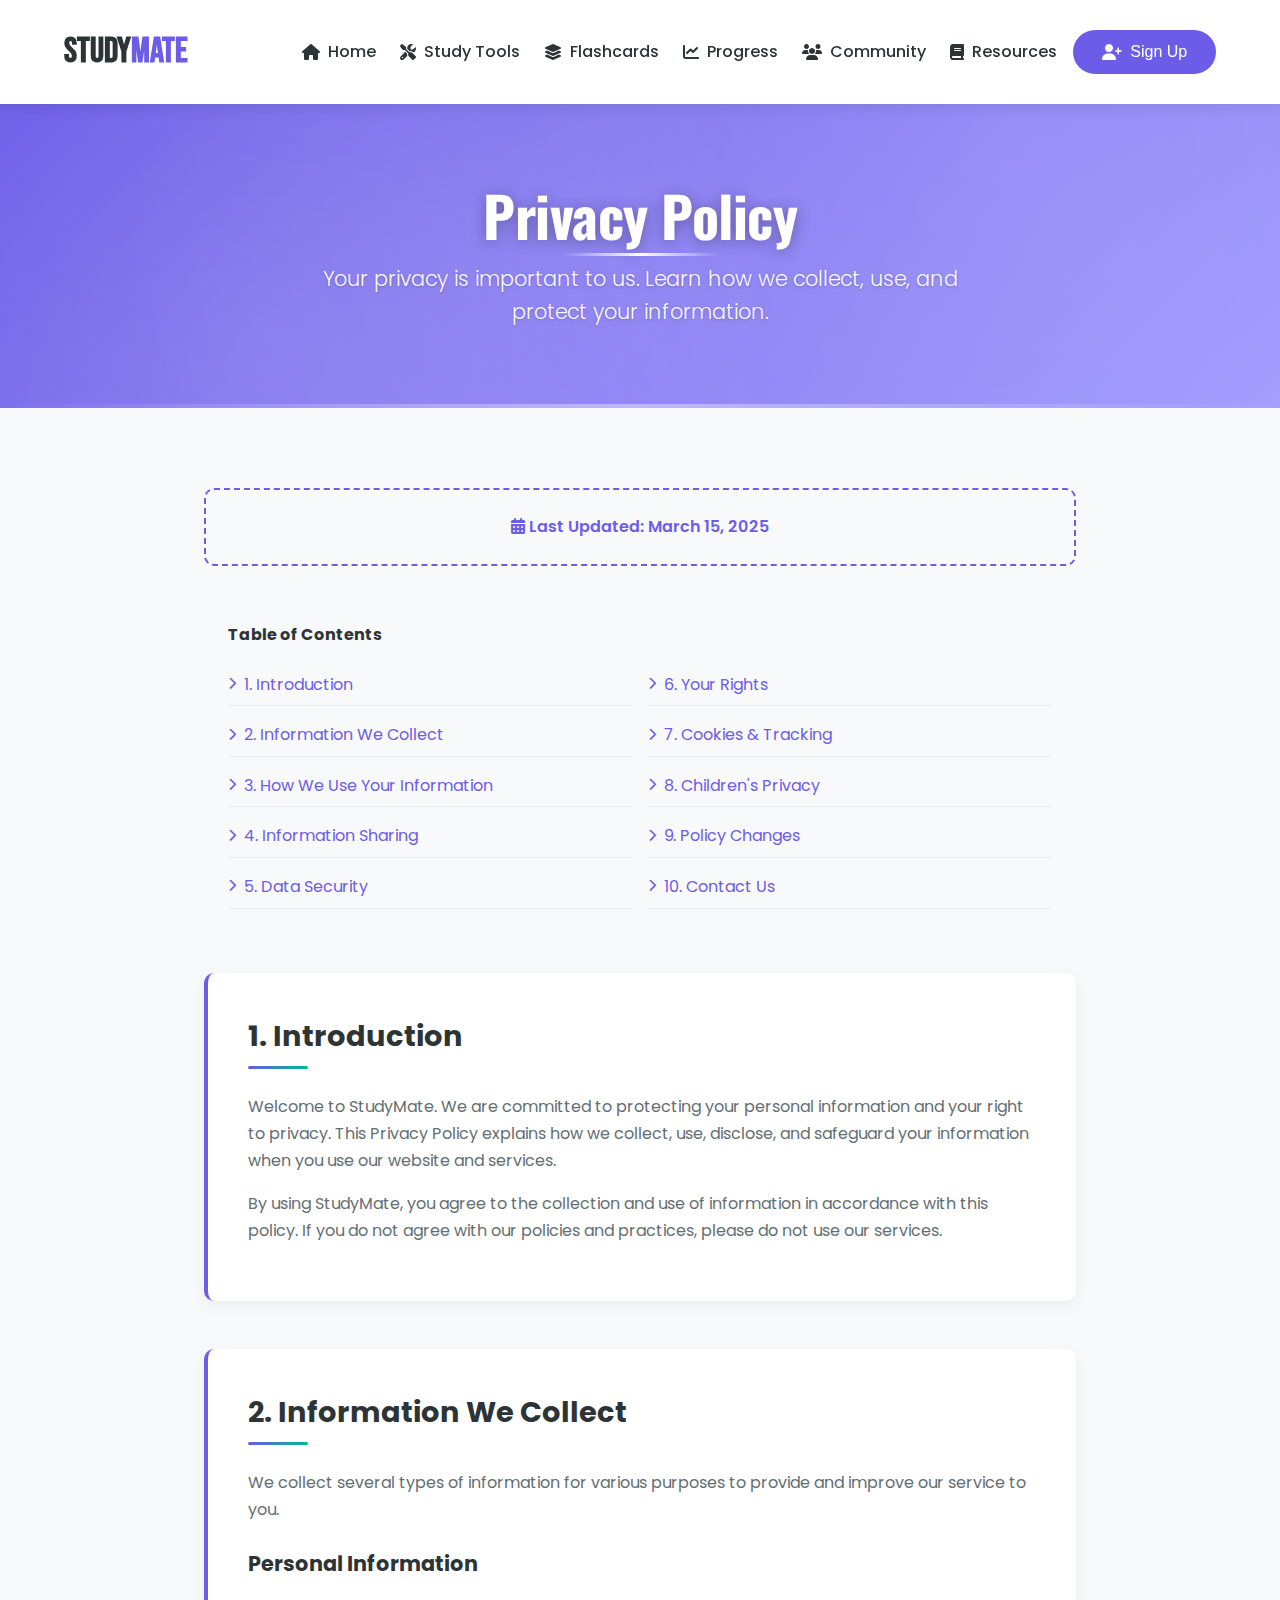
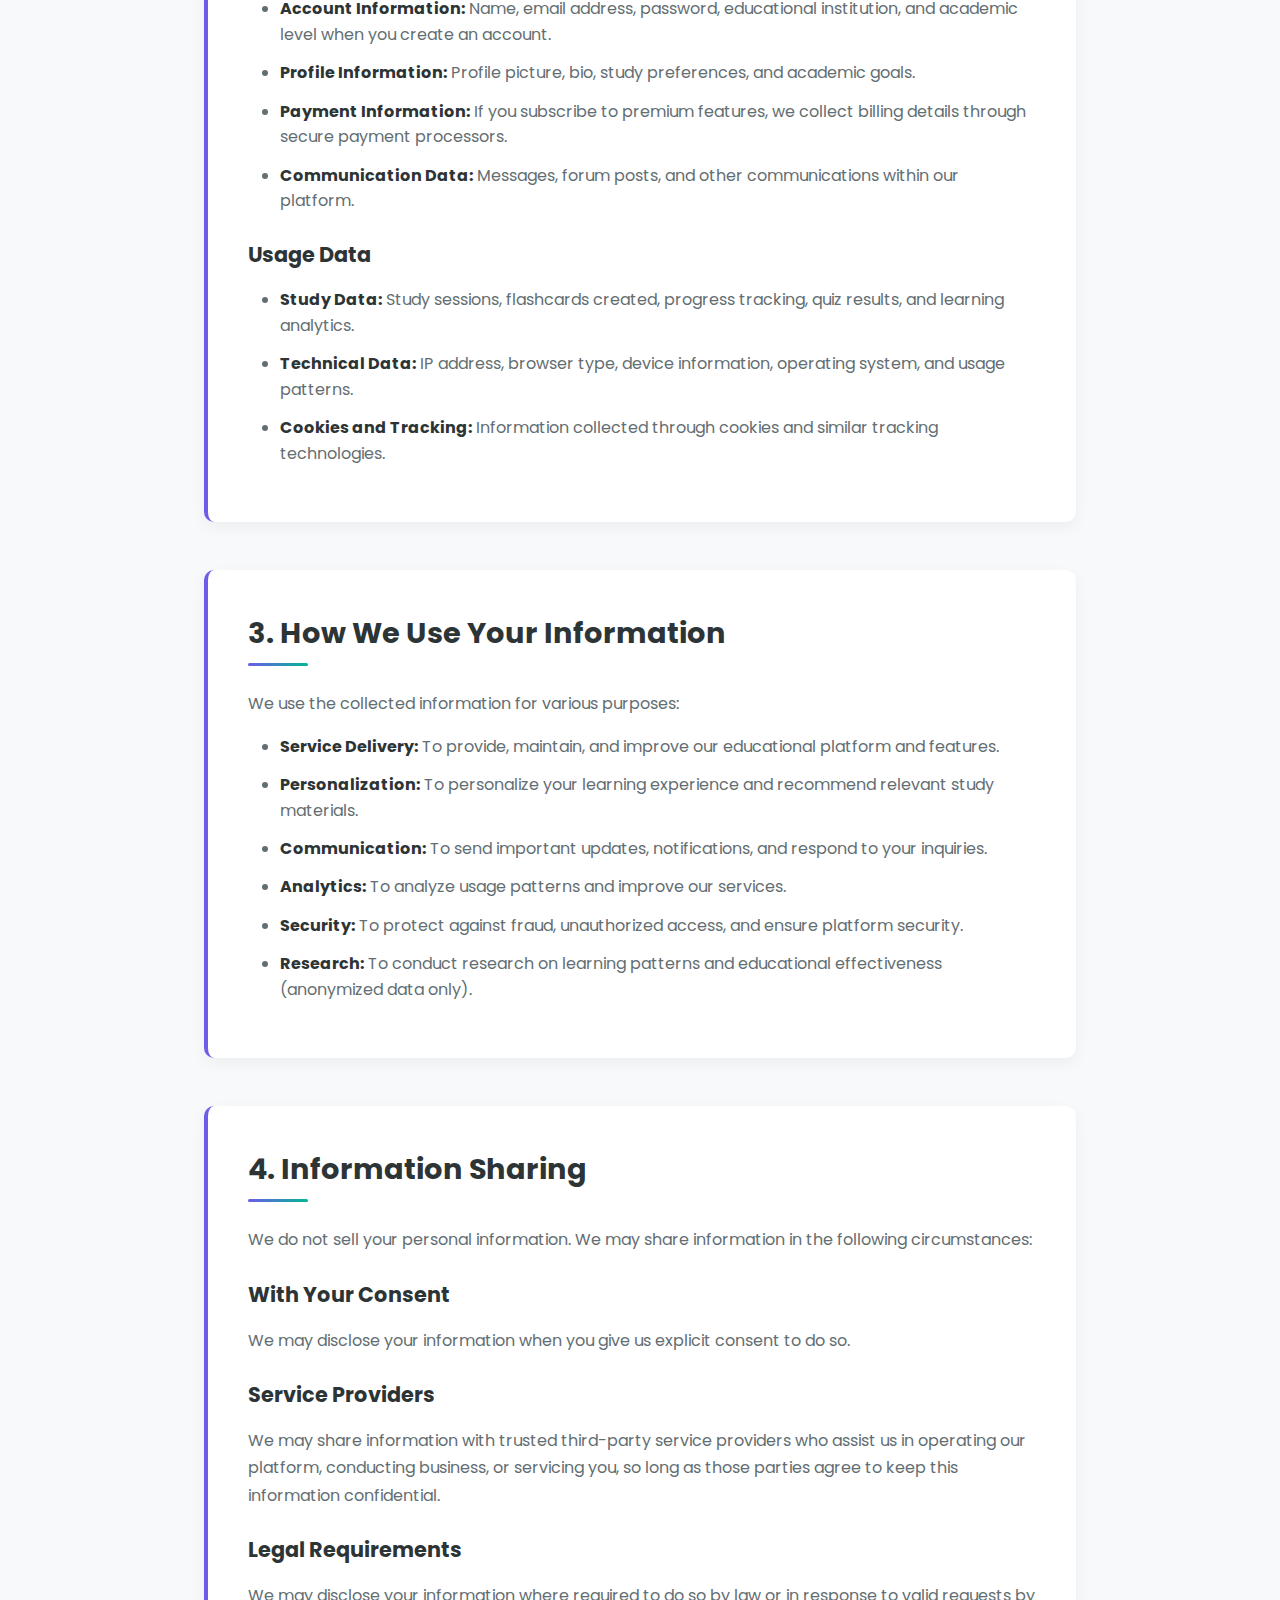
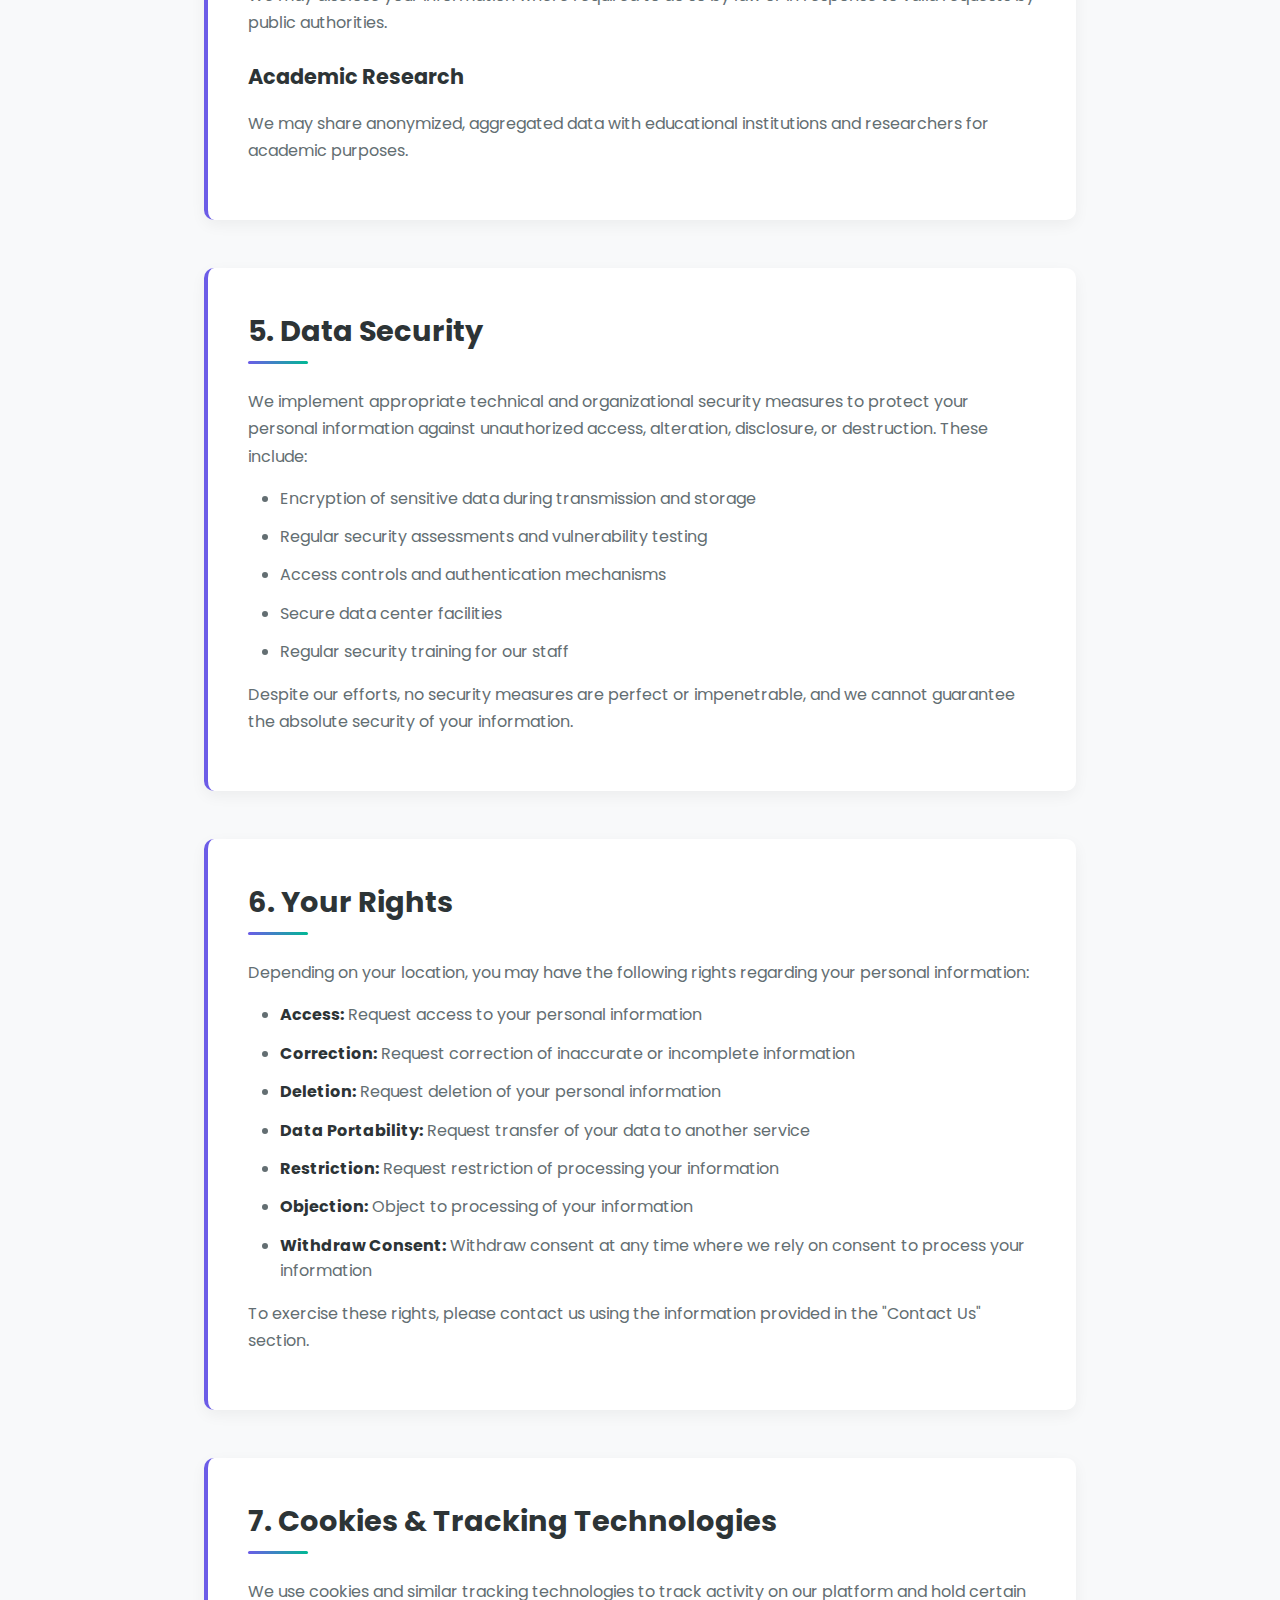
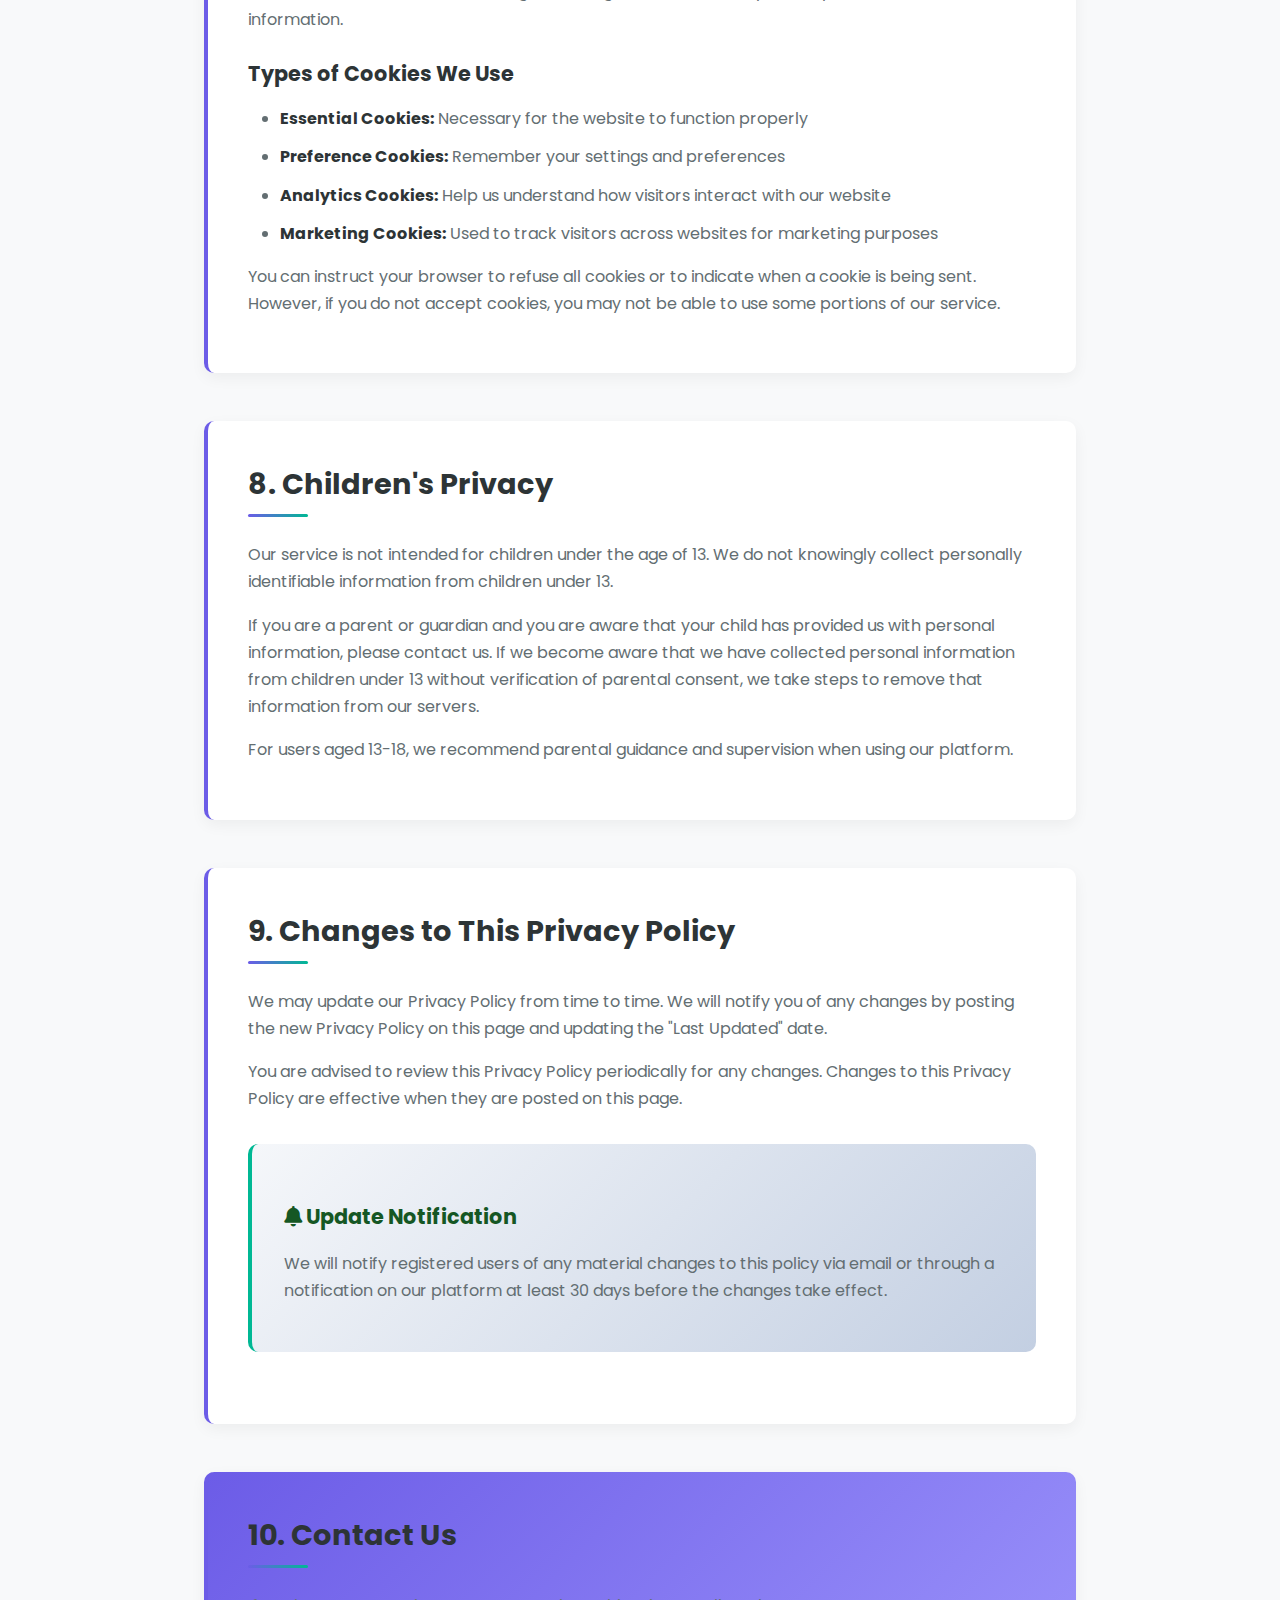
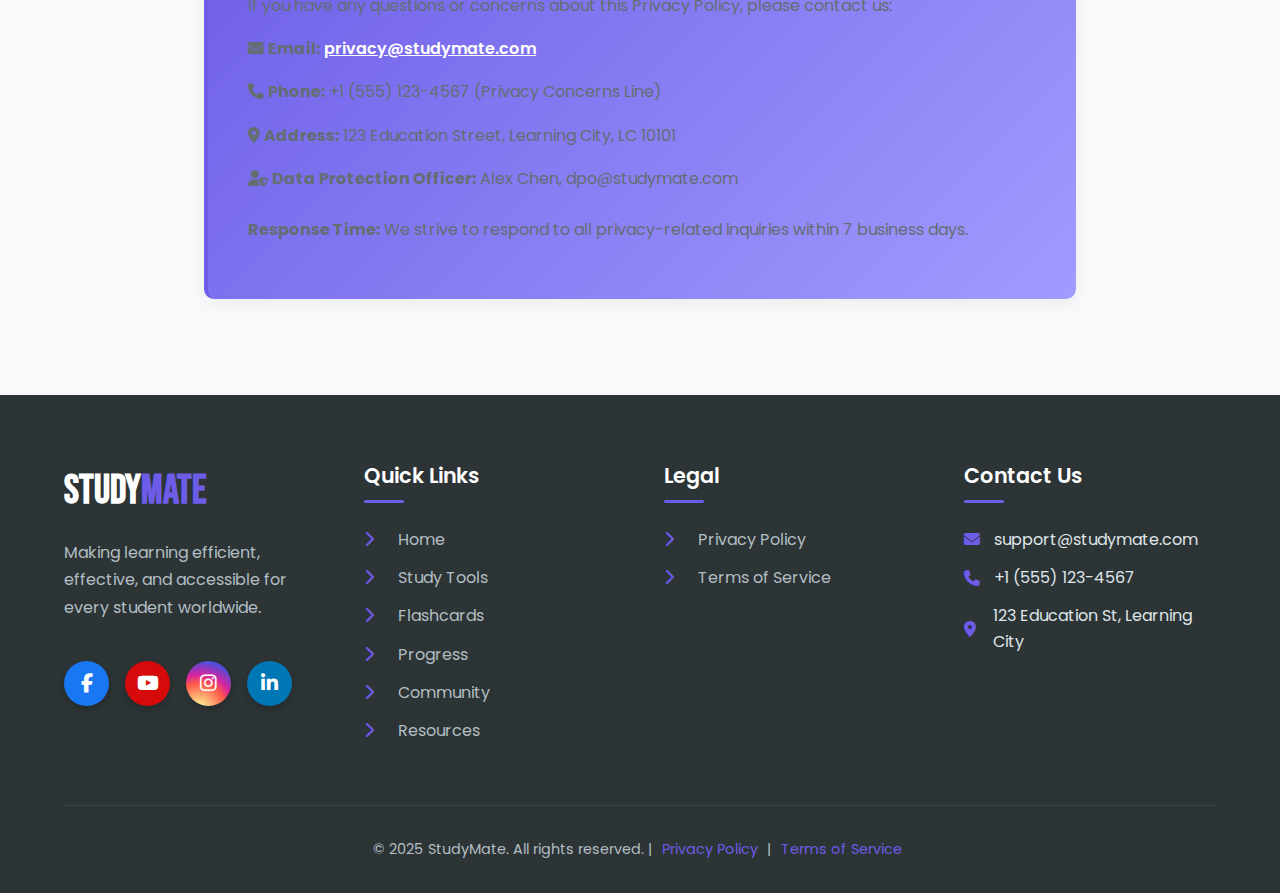
<file: privacy-policy.html>
<!DOCTYPE html>
<html lang="en">

<head>
    <meta charset="UTF-8">
    <meta name="viewport" content="width=device-width, initial-scale=1.0">
    <title>Privacy Policy - StudyMate</title>
    <link rel="stylesheet" href="style.css">
    <link rel="stylesheet" href="resources.css">
    <link rel="preconnect" href="https://fonts.googleapis.com">
    <link rel="preconnect" href="https://fonts.gstatic.com" crossorigin>
    <link
        href="https://fonts.googleapis.com/css2?family=Ancizar+Serif:ital,wght@0,300..900;1,300..900&family=Bebas+Neue&family=Oswald:wght@200..700&family=Poppins:ital,wght@0,100;0,200;0,300;0,400;0,500;0,600;0,700;0,800;0,900&display=swap"
        rel="stylesheet">
    <link rel="stylesheet" href="https://cdnjs.cloudflare.com/ajax/libs/font-awesome/6.4.0/css/all.min.css">
    <script src="main.js"></script>
   
    <style>
        /* Privacy Policy Specific Styles */
        .policy-content {
            max-width: 1000px;
            margin: 0 auto;
            padding: 3rem 5%;
        }

        .policy-section {
            margin-bottom: 3rem;
            background: white;
            padding: 2.5rem;
            border-radius: 10px;
            box-shadow: 0 5px 15px rgba(0, 0, 0, 0.05);
            border-left: 4px solid #6c5ce7;
        }

        .policy-section h2 {
            color: #2d3436;
            margin-bottom: 1.5rem;
            font-size: 1.8rem;
            position: relative;
            padding-bottom: 10px;
        }

        .policy-section h2::after {
            content: '';
            position: absolute;
            bottom: 0;
            left: 0;
            width: 60px;
            height: 3px;
            background: linear-gradient(to right, #6c5ce7, #00b894);
            border-radius: 2px;
        }

        .policy-section h3 {
            color: #2d3436;
            margin: 1.5rem 0 1rem;
            font-size: 1.3rem;
        }

        .policy-section p {
            color: #636e72;
            line-height: 1.7;
            margin-bottom: 1rem;
        }

        .policy-section ul {
            margin: 1rem 0 1rem 2rem;
            color: #636e72;
        }

        .policy-section li {
            margin-bottom: 0.8rem;
            line-height: 1.6;
        }

        .policy-section li strong {
            color: #2d3436;
        }

        .policy-update {
            background: linear-gradient(135deg, #f5f7fa 0%, #c3cfe2 100%);
            padding: 2rem;
            border-radius: 10px;
            margin: 2rem 0;
            border-left: 4px solid #00b894;
        }

        .policy-update h3 {
            color: #155724;
            margin-bottom: 1rem;
        }

        .contact-info {
            background: linear-gradient(135deg, #6c5ce7 0%, #a29bfe 100%);
            color: white;
            padding: 2.5rem;
            border-radius: 10px;
            margin-top: 3rem;
        }

        .contact-info h3 {
            color: white;
            margin-bottom: 1.5rem;
        }

        .contact-info a {
            color: white;
            text-decoration: underline;
            font-weight: 600;
        }

        .contact-info a:hover {
            opacity: 0.9;
        }

        .last-updated {
            text-align: center;
            padding: 1.5rem;
            background: #f8f9fa;
            border-radius: 10px;
            margin: 2rem 0;
            font-weight: 600;
            color: #6c5ce7;
            border: 2px dashed #6c5ce7;
        }

        .toc-list {
            margin: 2rem 0;
            background: #f8f9fa;
            padding: 1.5rem;
            border-radius: 10px;
        }

        .toc-list h4 {
            margin-bottom: 1rem;
            color: #2d3436;
        }

        .toc-list ul {
            columns: 2;
            list-style: none;
            margin: 0;
            padding: 0;
        }

        .toc-list li {
            margin-bottom: 0.5rem;
        }

        .toc-list a {
            color: #6c5ce7;
            text-decoration: none;
            display: flex;
            align-items: center;
            gap: 0.5rem;
        }

        .toc-list a:hover {
            text-decoration: underline;
        }

        .toc-list i {
            font-size: 0.8rem;
        }

        @media (max-width: 768px) {
            .toc-list ul {
                columns: 1;
            }

            .policy-section {
                padding: 1.5rem;
            }
        }
    </style>
</head>

<body>

    <nav class="navbar">
        <div class="logo">
            <span class="logoText">Study<span class="mate">Mate</span></span>
        </div>
        <div class="menu">
            <ul>
                <li><a href="index.html"><i class="fas fa-home"></i> Home</a></li>
                <li><a href="study-tools.html"><i class="fas fa-tools"></i> Study Tools</a></li>
                <li><a href="flashcards.html"><i class="fas fa-layer-group"></i> Flashcards</a></li>
                <li><a href="progress.html"><i class="fas fa-chart-line"></i> Progress</a></li>
                <li><a href="community.html"><i class="fas fa-users"></i> Community</a></li>
                <li><a href="resources.html"><i class="fas fa-book"></i> Resources</a></li>
                <button class="nav-btn"><a href="signUp.html"><i class="fas fa-user-plus"></i> Sign Up</a></button>
            </ul>
        </div>
        <div class="mobile-menu-btn">
            <i class="fas fa-bars"></i>
        </div>
    </nav>

    <section class="page-header">
        <div class="header-content">
            <h1>Privacy Policy</h1>
            <p>Your privacy is important to us. Learn how we collect, use, and protect your information.</p>
        </div>
    </section>

    <section class="policy-content">
        <div class="last-updated">
            <i class="fas fa-calendar-alt"></i> Last Updated: March 15, 2025
        </div>

        <div class="toc-list">
            <h4>Table of Contents</h4>
            <ul>
                <li><a href="#introduction"><i class="fas fa-chevron-right"></i> 1. Introduction</a></li>
                <li><a href="#information-collection"><i class="fas fa-chevron-right"></i> 2. Information We Collect</a>
                </li>
                <li><a href="#how-we-use"><i class="fas fa-chevron-right"></i> 3. How We Use Your Information</a></li>
                <li><a href="#data-sharing"><i class="fas fa-chevron-right"></i> 4. Information Sharing</a></li>
                <li><a href="#data-security"><i class="fas fa-chevron-right"></i> 5. Data Security</a></li>
                <li><a href="#your-rights"><i class="fas fa-chevron-right"></i> 6. Your Rights</a></li>
                <li><a href="#cookies"><i class="fas fa-chevron-right"></i> 7. Cookies & Tracking</a></li>
                <li><a href="#children-privacy"><i class="fas fa-chevron-right"></i> 8. Children's Privacy</a></li>
                <li><a href="#changes"><i class="fas fa-chevron-right"></i> 9. Policy Changes</a></li>
                <li><a href="#contact"><i class="fas fa-chevron-right"></i> 10. Contact Us</a></li>
            </ul>
        </div>

        <div class="policy-section" id="introduction">
            <h2>1. Introduction</h2>
            <p>Welcome to StudyMate. We are committed to protecting your personal information and your right to privacy.
                This Privacy Policy explains how we collect, use, disclose, and safeguard your information when you use
                our website and services.</p>
            <p>By using StudyMate, you agree to the collection and use of information in accordance with this policy. If
                you do not agree with our policies and practices, please do not use our services.</p>
        </div>

        <div class="policy-section" id="information-collection">
            <h2>2. Information We Collect</h2>
            <p>We collect several types of information for various purposes to provide and improve our service to you.
            </p>

            <h3>Personal Information</h3>
            <ul>
                <li><strong>Account Information:</strong> Name, email address, password, educational institution, and
                    academic level when you create an account.</li>
                <li><strong>Profile Information:</strong> Profile picture, bio, study preferences, and academic goals.
                </li>
                <li><strong>Payment Information:</strong> If you subscribe to premium features, we collect billing
                    details through secure payment processors.</li>
                <li><strong>Communication Data:</strong> Messages, forum posts, and other communications within our
                    platform.</li>
            </ul>

            <h3>Usage Data</h3>
            <ul>
                <li><strong>Study Data:</strong> Study sessions, flashcards created, progress tracking, quiz results,
                    and learning analytics.</li>
                <li><strong>Technical Data:</strong> IP address, browser type, device information, operating system, and
                    usage patterns.</li>
                <li><strong>Cookies and Tracking:</strong> Information collected through cookies and similar tracking
                    technologies.</li>
            </ul>
        </div>

        <div class="policy-section" id="how-we-use">
            <h2>3. How We Use Your Information</h2>
            <p>We use the collected information for various purposes:</p>
            <ul>
                <li><strong>Service Delivery:</strong> To provide, maintain, and improve our educational platform and
                    features.</li>
                <li><strong>Personalization:</strong> To personalize your learning experience and recommend relevant
                    study materials.</li>
                <li><strong>Communication:</strong> To send important updates, notifications, and respond to your
                    inquiries.</li>
                <li><strong>Analytics:</strong> To analyze usage patterns and improve our services.</li>
                <li><strong>Security:</strong> To protect against fraud, unauthorized access, and ensure platform
                    security.</li>
                <li><strong>Research:</strong> To conduct research on learning patterns and educational effectiveness
                    (anonymized data only).</li>
            </ul>
        </div>

        <div class="policy-section" id="data-sharing">
            <h2>4. Information Sharing</h2>
            <p>We do not sell your personal information. We may share information in the following circumstances:</p>

            <h3>With Your Consent</h3>
            <p>We may disclose your information when you give us explicit consent to do so.</p>

            <h3>Service Providers</h3>
            <p>We may share information with trusted third-party service providers who assist us in operating our
                platform, conducting business, or servicing you, so long as those parties agree to keep this information
                confidential.</p>

            <h3>Legal Requirements</h3>
            <p>We may disclose your information where required to do so by law or in response to valid requests by
                public authorities.</p>

            <h3>Academic Research</h3>
            <p>We may share anonymized, aggregated data with educational institutions and researchers for academic
                purposes.</p>
        </div>

        <div class="policy-section" id="data-security">
            <h2>5. Data Security</h2>
            <p>We implement appropriate technical and organizational security measures to protect your personal
                information against unauthorized access, alteration, disclosure, or destruction. These include:</p>
            <ul>
                <li>Encryption of sensitive data during transmission and storage</li>
                <li>Regular security assessments and vulnerability testing</li>
                <li>Access controls and authentication mechanisms</li>
                <li>Secure data center facilities</li>
                <li>Regular security training for our staff</li>
            </ul>
            <p>Despite our efforts, no security measures are perfect or impenetrable, and we cannot guarantee the
                absolute security of your information.</p>
        </div>

        <div class="policy-section" id="your-rights">
            <h2>6. Your Rights</h2>
            <p>Depending on your location, you may have the following rights regarding your personal information:</p>
            <ul>
                <li><strong>Access:</strong> Request access to your personal information</li>
                <li><strong>Correction:</strong> Request correction of inaccurate or incomplete information</li>
                <li><strong>Deletion:</strong> Request deletion of your personal information</li>
                <li><strong>Data Portability:</strong> Request transfer of your data to another service</li>
                <li><strong>Restriction:</strong> Request restriction of processing your information</li>
                <li><strong>Objection:</strong> Object to processing of your information</li>
                <li><strong>Withdraw Consent:</strong> Withdraw consent at any time where we rely on consent to process
                    your information</li>
            </ul>
            <p>To exercise these rights, please contact us using the information provided in the "Contact Us" section.
            </p>
        </div>

        <div class="policy-section" id="cookies">
            <h2>7. Cookies & Tracking Technologies</h2>
            <p>We use cookies and similar tracking technologies to track activity on our platform and hold certain
                information.</p>

            <h3>Types of Cookies We Use</h3>
            <ul>
                <li><strong>Essential Cookies:</strong> Necessary for the website to function properly</li>
                <li><strong>Preference Cookies:</strong> Remember your settings and preferences</li>
                <li><strong>Analytics Cookies:</strong> Help us understand how visitors interact with our website</li>
                <li><strong>Marketing Cookies:</strong> Used to track visitors across websites for marketing purposes
                </li>
            </ul>

            <p>You can instruct your browser to refuse all cookies or to indicate when a cookie is being sent. However,
                if you do not accept cookies, you may not be able to use some portions of our service.</p>
        </div>

        <div class="policy-section" id="children-privacy">
            <h2>8. Children's Privacy</h2>
            <p>Our service is not intended for children under the age of 13. We do not knowingly collect personally
                identifiable information from children under 13.</p>
            <p>If you are a parent or guardian and you are aware that your child has provided us with personal
                information, please contact us. If we become aware that we have collected personal information from
                children under 13 without verification of parental consent, we take steps to remove that information
                from our servers.</p>
            <p>For users aged 13-18, we recommend parental guidance and supervision when using our platform.</p>
        </div>

        <div class="policy-section" id="changes">
            <h2>9. Changes to This Privacy Policy</h2>
            <p>We may update our Privacy Policy from time to time. We will notify you of any changes by posting the new
                Privacy Policy on this page and updating the "Last Updated" date.</p>
            <p>You are advised to review this Privacy Policy periodically for any changes. Changes to this Privacy
                Policy are effective when they are posted on this page.</p>

            <div class="policy-update">
                <h3><i class="fas fa-bell"></i> Update Notification</h3>
                <p>We will notify registered users of any material changes to this policy via email or through a
                    notification on our platform at least 30 days before the changes take effect.</p>
            </div>
        </div>

        <div class="policy-section contact-info" id="contact">
            <h2>10. Contact Us</h2>
            <p>If you have any questions or concerns about this Privacy Policy, please contact us:</p>
            <p><i class="fas fa-envelope"></i> <strong>Email:</strong> <a
                    href="mailto:privacy@studymate.com">privacy@studymate.com</a></p>
            <p><i class="fas fa-phone"></i> <strong>Phone:</strong> +1 (555) 123-4567 (Privacy Concerns Line)</p>
            <p><i class="fas fa-map-marker-alt"></i> <strong>Address:</strong> 123 Education Street, Learning City, LC
                10101</p>
            <p><i class="fas fa-user-shield"></i> <strong>Data Protection Officer:</strong> Alex Chen, dpo@studymate.com
            </p>

            <p style="margin-top: 1.5rem;"><strong>Response Time:</strong> We strive to respond to all privacy-related
                inquiries within 7 business days.</p>
        </div>
    </section>

    <footer>
        <div class="footer-content">
            <div class="footer-section">
                <div class="logo footer-logo">
                    <span class="logoText">Study<span class="mate">Mate</span></span>
                </div>
                <p>Making learning efficient, effective, and accessible for every student worldwide.</p>
                <div class="social-icons">
                    <a href="https://www.facebook.com/share/14RPMbnhgGu/" class="facebook"><i
                            class="fab fa-facebook-f"></i></a>
                    <a href="https://www.youtube.com/@AhmedAli-k7b" class="youtube"><i class="fab fa-youtube"></i></a>
                    <a href="https://www.instagram.com/ahmeyali.9/" class="instagram"><i
                            class="fab fa-instagram"></i></a>
                    <a href="https://www.linkedin.com/in/ahmed-ali-883129359" class="linkedin"><i
                            class="fab fa-linkedin-in"></i></a>
                </div>
            </div>
            <div class="footer-section">
                <h3>Quick Links</h3>
                <ul>
                    <li><a href="index.html"><i class="fas fa-chevron-right"></i> Home</a></li>
                    <li><a href="study-tools.html"><i class="fas fa-chevron-right"></i> Study Tools</a></li>
                    <li><a href="flashcards.html"><i class="fas fa-chevron-right"></i> Flashcards</a></li>
                    <li><a href="progress.html"><i class="fas fa-chevron-right"></i> Progress</a></li>
                    <li><a href="community.html"><i class="fas fa-chevron-right"></i> Community</a></li>
                    <li><a href="resources.html"><i class="fas fa-chevron-right"></i> Resources</a></li>
                </ul>
            </div>
            <div class="footer-section">

                <h3>Legal</h3>
                <ul>
                    <li><a href="privacy-policy.html"><i class="fas fa-chevron-right"></i> Privacy Policy</a></li>
                    <li><a href="terms-of-service.html"><i class="fas fa-chevron-right"></i> Terms of Service</a></li>

                </ul>
            </div>

            <div class="footer-section">
                <h3>Contact Us</h3>
                <ul>
                    <li><i class="fas fa-envelope"></i> support@studymate.com</li>
                    <li><i class="fas fa-phone"></i> +1 (555) 123-4567</li>
                    <li><i class="fas fa-map-marker-alt"></i> 123 Education St, Learning City</li>
                </ul>
            </div>
        </div>
        <div class="footer-bottom">
            <p>&copy; 2025 StudyMate. All rights reserved. | <a href="privacy-policy.html">Privacy Policy</a> | <a
                    href="terms-of-service.html">Terms of Service</a></p>
        </div>
    </footer>


</body>

</html>
</file>
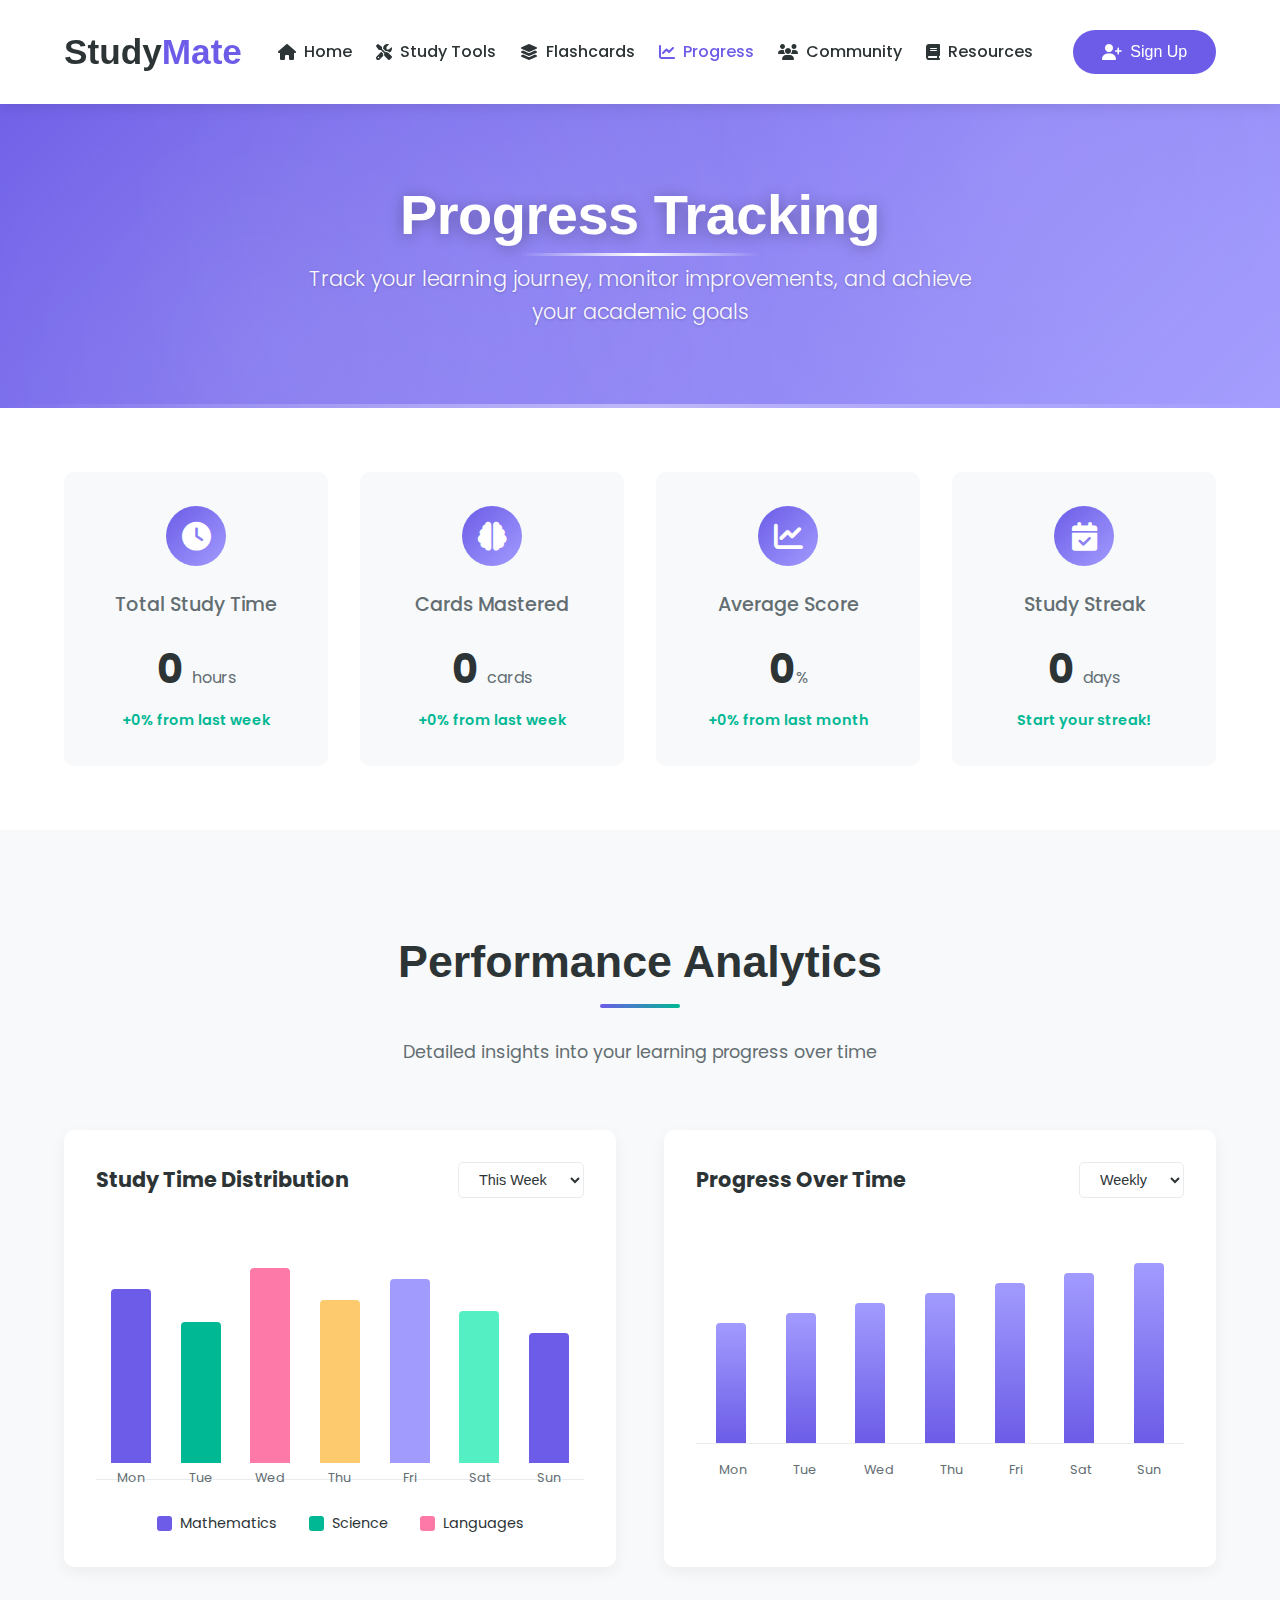
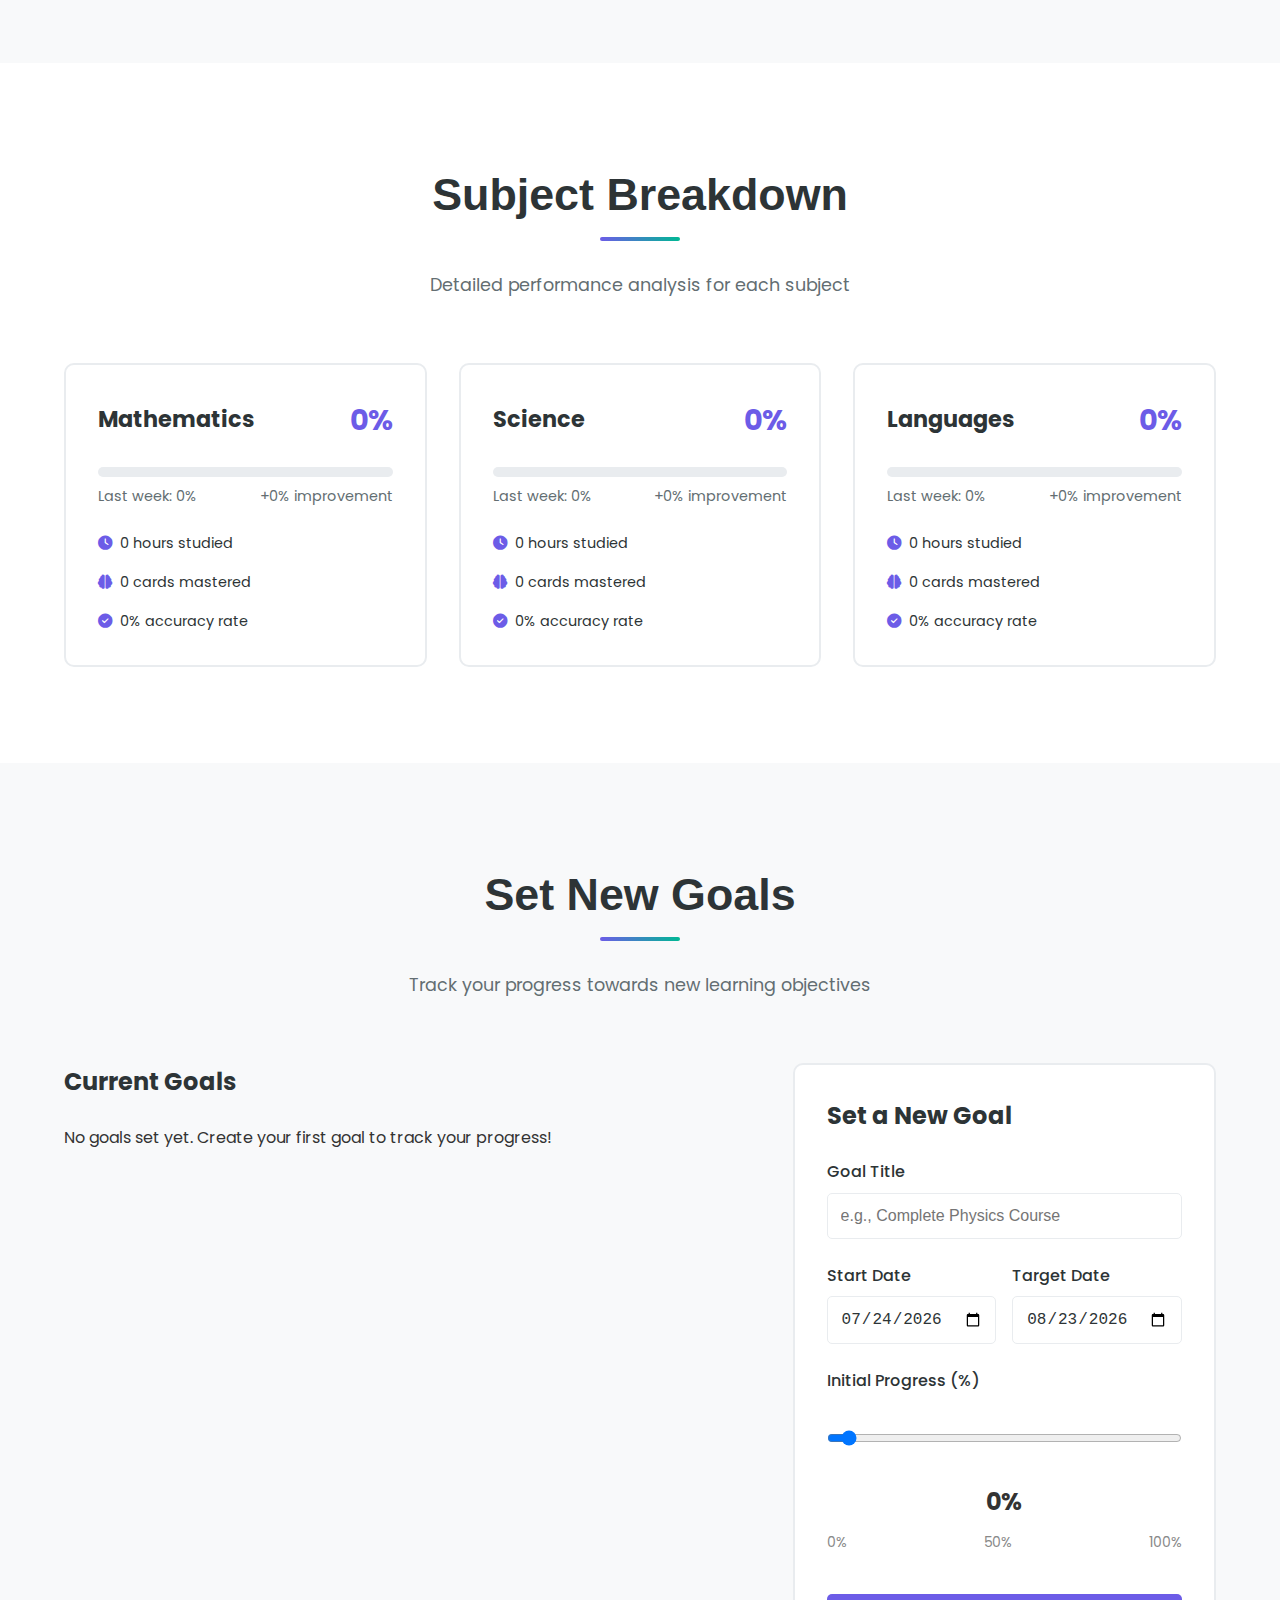
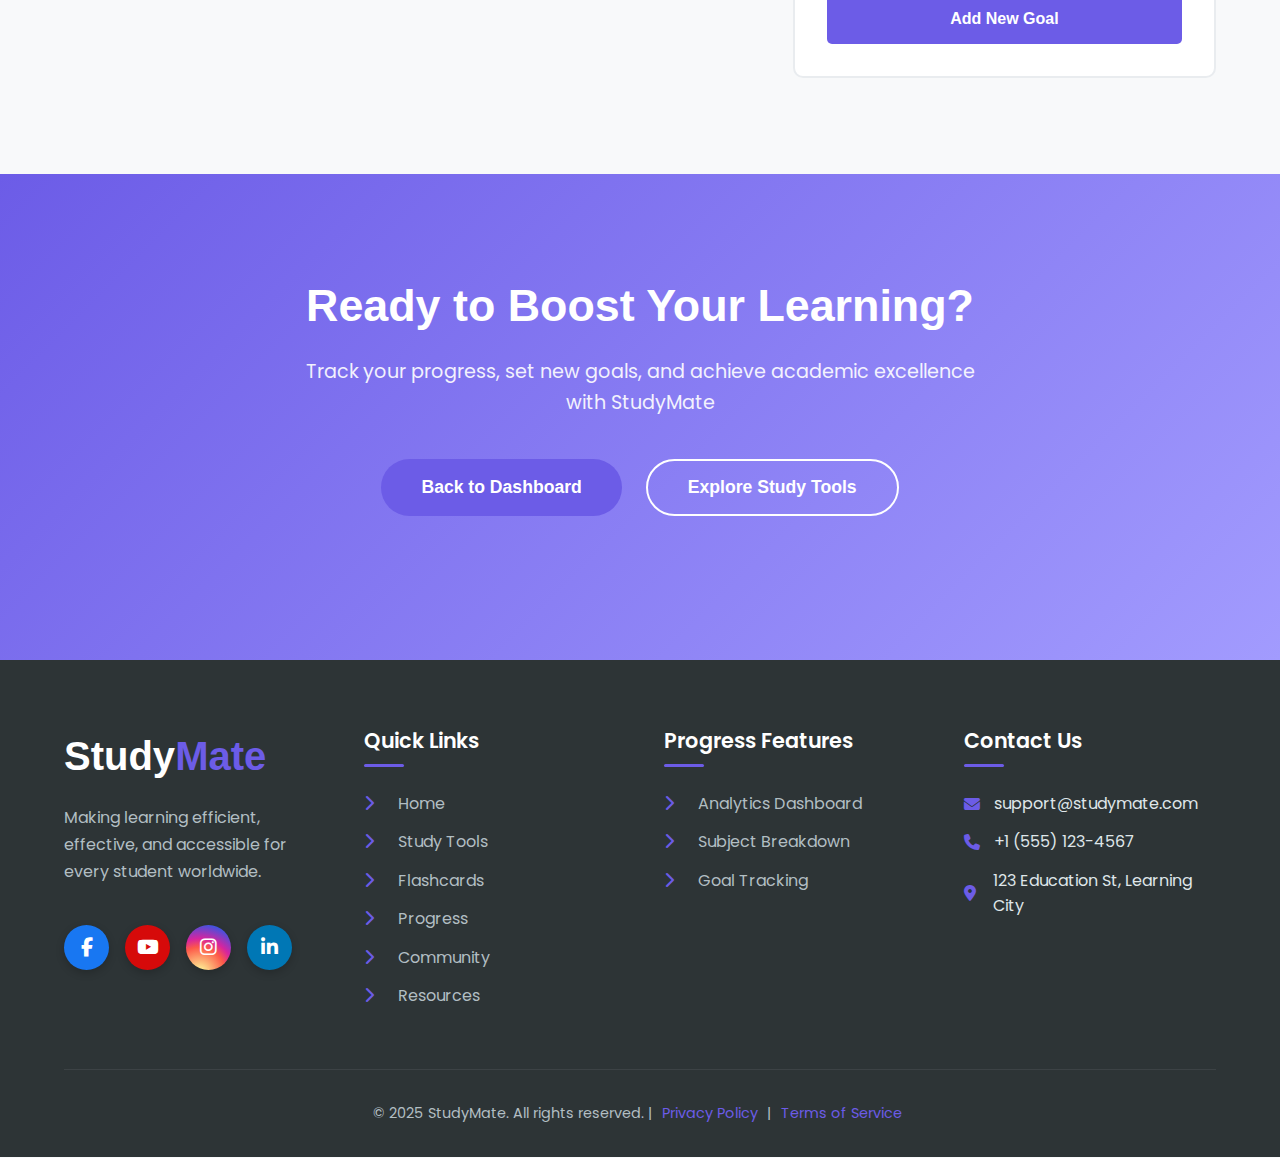
<file: progress.html>
<!DOCTYPE html>
<html lang="en">

<head>
    <meta charset="UTF-8">
    <meta name="viewport" content="width=device-width, initial-scale=1.0">
    <title>Progress Tracking - StudyMate</title>
    <link rel="stylesheet" href="style.css">
    <link rel="stylesheet" href="progress.css">
    <link rel="preconnect" href="https://fonts.googleapis.com">
    <link rel="preconnect" href="https://fonts.gstatic.com" crossorigin>
    <link href="https://fonts.googleapis.com/css2?family=Poppins:wght@300;400;500;600;700&display=swap"
        rel="stylesheet">
    <link rel="stylesheet" href="https://cdnjs.cloudflare.com/ajax/libs/font-awesome/6.4.0/css/all.min.css">
    
   
</head>

<body>

    <nav class="navbar">
        <div class="logo">
            <span class="logoText">Study<span class="mate">Mate</span></span>
        </div>
        <div class="menu">
            <ul>
                <li><a href="index.html"><i class="fas fa-home"></i> Home</a></li>
                <li><a href="study-tools.html"><i class="fas fa-tools"></i> Study Tools</a></li>
                <li><a href="flashcards.html"><i class="fas fa-layer-group"></i> Flashcards</a></li>
                <li><a href="progress.html" class="active"><i class="fas fa-chart-line"></i> Progress</a></li>
                <li><a href="community.html"><i class="fas fa-users"></i> Community</a></li>
                <li><a href="resources.html"><i class="fas fa-book"></i> Resources</a></li>
                <li id="userNavItem">
                    <!-- Will be populated dynamically -->
                </li>
            </ul>
        </div>
        <div class="mobile-menu-btn">
            <i class="fas fa-bars"></i>
        </div>
    </nav>

    <!-- Page Header -->
    <section class="page-header">
        <div class="header-content">
            <h1 id="welcomeTitle">Progress Tracking</h1>
            <p>Track your learning journey, monitor improvements, and achieve your academic goals</p>
        </div>
    </section>

    <!-- Progress Overview -->
    <section class="progress-overview">
        <div class="container">
            <div class="overview-stats">
                <div class="stat-card">
                    <div class="stat-icon">
                        <i class="fas fa-clock"></i>
                    </div>
                    <h3>Total Study Time</h3>
                    <p class="stat-number" id="totalStudyTime">0 <span class="stat-unit">hours</span></p>
                    <p class="stat-change" id="studyTimeChange">+0% from last week</p>
                </div>

                <div class="stat-card">
                    <div class="stat-icon">
                        <i class="fas fa-brain"></i>
                    </div>
                    <h3>Cards Mastered</h3>
                    <p class="stat-number" id="cardsMastered">0 <span class="stat-unit">cards</span></p>
                    <p class="stat-change" id="cardsChange">+0% from last week</p>
                </div>

                <div class="stat-card">
                    <div class="stat-icon">
                        <i class="fas fa-chart-line"></i>
                    </div>
                    <h3>Average Score</h3>
                    <p class="stat-number" id="averageScore">0<span class="stat-unit">%</span></p>
                    <p class="stat-change" id="scoreChange">+0% from last month</p>
                </div>

                <div class="stat-card">
                    <div class="stat-icon">
                        <i class="fas fa-calendar-check"></i>
                    </div>
                    <h3>Study Streak</h3>
                    <p class="stat-number" id="studyStreak">0 <span class="stat-unit">days</span></p>
                    <p class="stat-change" id="streakMessage">Start your streak!</p>
                </div>
            </div>
        </div>
    </section>

    <section class="progress-charts" id="Analytics">
        <div class="container">
            <div class="section-header">
                <h2>Performance Analytics</h2>
                <p>Detailed insights into your learning progress over time</p>
            </div>

            <div class="charts-grid">
                <div class="chart-container">
                    <div class="chart-header">
                        <h3>Study Time Distribution</h3>
                        <select class="time-selector" id="studyTimeSelector">
                            <option value="week">This Week</option>
                            <option value="month">This Month</option>
                            <option value="year">This Year</option>
                        </select>
                    </div>
                    <div class="chart-visual">
                        <div class="chart-placeholder" id="studyTimeChart">
                            <!-- Chart bars will be generated by JavaScript -->
                        </div>
                        <div class="chart-legend">
                            <div class="legend-item">
                                <span class="legend-color" style="background-color: #6c5ce7;"></span>
                                <span>Mathematics</span>
                            </div>
                            <div class="legend-item">
                                <span class="legend-color" style="background-color: #00b894;"></span>
                                <span>Science</span>
                            </div>
                            <div class="legend-item">
                                <span class="legend-color" style="background-color: #fd79a8;"></span>
                                <span>Languages</span>
                            </div>
                        </div>
                    </div>
                </div>

                <div class="chart-container">
                    <div class="chart-header">
                        <h3>Progress Over Time</h3>
                        <select class="time-selector" id="progressTimeSelector">
                            <option value="week">Weekly</option>
                            <option value="month">Monthly</option>
                            <option value="year">Yearly</option>
                        </select>
                    </div>
                    <div class="chart-visual">
                        <div class="line-chart-placeholder">
                            <div class="line-chart" id="progressLineChart">
                                <!-- Line chart will be generated by JavaScript -->
                            </div>
                            <div class="line-chart-labels" id="progressChartLabels">
                                <!-- Labels will be generated by JavaScript -->
                            </div>
                        </div>
                    </div>
                </div>
            </div>
        </div>
    </section>

    <section class="subject-breakdown" id="Subject">
        <div class="container">
            <div class="section-header">
                <h2>Subject Breakdown</h2>
                <p>Detailed performance analysis for each subject</p>
            </div>

            <div class="subjects-grid">
                <div class="subject-card" data-subject="mathematics">
                    <div class="subject-header">
                        <h3>Mathematics</h3>
                        <span class="subject-score" id="mathScore">0%</span>
                    </div>
                    <div class="subject-progress">
                        <div class="progress-bar">
                            <div class="progress-fill" id="mathProgress" style="width: 0%;"></div>
                        </div>
                        <div class="progress-stats">
                            <span id="mathLastWeek">Last week: 0%</span>
                            <span id="mathImprovement">+0% improvement</span>
                        </div>
                    </div>
                    <div class="subject-details">
                        <div class="detail-item">
                            <i class="fas fa-clock"></i>
                            <span id="mathHours">0 hours studied</span>
                        </div>
                        <div class="detail-item">
                            <i class="fas fa-brain"></i>
                            <span id="mathCards">0 cards mastered</span>
                        </div>
                        <div class="detail-item">
                            <i class="fas fa-check-circle"></i>
                            <span id="mathAccuracy">0% accuracy rate</span>
                        </div>
                    </div>
                </div>

                <div class="subject-card" data-subject="science">
                    <div class="subject-header">
                        <h3>Science</h3>
                        <span class="subject-score" id="scienceScore">0%</span>
                    </div>
                    <div class="subject-progress">
                        <div class="progress-bar">
                            <div class="progress-fill" id="scienceProgress" style="width: 0%;"></div>
                        </div>
                        <div class="progress-stats">
                            <span id="scienceLastWeek">Last week: 0%</span>
                            <span id="scienceImprovement">+0% improvement</span>
                        </div>
                    </div>
                    <div class="subject-details">
                        <div class="detail-item">
                            <i class="fas fa-clock"></i>
                            <span id="scienceHours">0 hours studied</span>
                        </div>
                        <div class="detail-item">
                            <i class="fas fa-brain"></i>
                            <span id="scienceCards">0 cards mastered</span>
                        </div>
                        <div class="detail-item">
                            <i class="fas fa-check-circle"></i>
                            <span id="scienceAccuracy">0% accuracy rate</span>
                        </div>
                    </div>
                </div>

                <div class="subject-card" data-subject="languages">
                    <div class="subject-header">
                        <h3>Languages</h3>
                        <span class="subject-score" id="languageScore">0%</span>
                    </div>
                    <div class="subject-progress">
                        <div class="progress-bar">
                            <div class="progress-fill" id="languageProgress" style="width: 0%;"></div>
                        </div>
                        <div class="progress-stats">
                            <span id="languageLastWeek">Last week: 0%</span>
                            <span id="languageImprovement">+0% improvement</span>
                        </div>
                    </div>
                    <div class="subject-details">
                        <div class="detail-item">
                            <i class="fas fa-clock"></i>
                            <span id="languageHours">0 hours studied</span>
                        </div>
                        <div class="detail-item">
                            <i class="fas fa-brain"></i>
                            <span id="languageCards">0 cards mastered</span>
                        </div>
                        <div class="detail-item">
                            <i class="fas fa-check-circle"></i>
                            <span id="languageAccuracy">0% accuracy rate</span>
                        </div>
                    </div>
                </div>
            </div>
        </div>
    </section>

    <section class="goals-section" id="goals">
        <div class="container">
            <div class="section-header">
                <h2>Set New Goals</h2>
                <p>Track your progress towards new learning objectives</p>
            </div>

            <div class="goals-container">
                <div class="current-goals">
                    <h3>Current Goals</h3>
                    <div id="goalsList">
                        <!-- Goals will be populated dynamically -->
                    </div>
                </div>

                <div class="new-goal-form">
                    <h3>Set a New Goal</h3>
                    <form id="newGoalForm">
                        <div class="form-group">
                            <label for="goalTitle">Goal Title</label>
                            <input type="text" id="goalTitle" placeholder="e.g., Complete Physics Course" required>
                        </div>

                        <div class="form-row">
                            <div class="form-group">
                                <label for="goalStart">Start Date</label>
                                <input type="date" id="goalStart" required>
                            </div>

                            <div class="form-group">
                                <label for="goalEnd">Target Date</label>
                                <input type="date" id="goalEnd" required>
                            </div>
                        </div>

                        <div class="form-group">
                            <label for="goalInitialProgress">Initial Progress (%)</label>
                            <input type="range" id="goalInitialProgress" min="0" max="100" value="0"
                                class="progress-slider">
                            <div class="slider-value" id="initialProgressValue">0%</div>
                            <div class="slider-labels">
                                <span>0%</span>
                                <span>50%</span>
                                <span>100%</span>
                            </div>
                        </div>

                        <button type="submit" class="submit-goal-btn">Add New Goal</button>
                    </form>
                </div>
            </div>
        </div>
    </section>

    <!-- Update Progress Modal -->
    <div class="modal-overlay" id="progressModal">
        <div class="modal">
            <div class="modal-header">
                <h3 id="modalTitle">Update Goal Progress</h3>
                <button class="close-modal" id="closeModal">&times;</button>
            </div>

            <div class="progress-input-container">
                <label for="progressValue">Current Progress: <span id="currentProgressLabel">0%</span></label>
                <input type="range" id="progressValue" min="0" max="100" value="0" class="progress-slider">
                <div class="slider-value" id="progressValueDisplay">0%</div>
                <div class="slider-labels">
                    <span>0%</span>
                    <span>50%</span>
                    <span>100%</span>
                </div>
            </div>

            <div class="modal-buttons">
                <button class="modal-btn primary" id="saveProgress">Save Progress</button>
                <button class="modal-btn secondary" id="cancelUpdate">Cancel</button>
            </div>
        </div>
    </div>

    <section class="cta-progress">
        <div class="container">
            <div class="cta-content">
                <h2 id="userGreeting">Ready to Boost Your Learning?</h2>
                <p>Track your progress, set new goals, and achieve academic excellence with StudyMate</p>
                <div class="cta-buttons">
                    <button class="cta-btn primary"><a href="dashboard.html">Back to Dashboard</a></button>
                    <button class="cta-btn secondary"><a href="study-tools.html">Explore Study Tools</a></button>
                </div>
            </div>
        </div>
    </section>

    <!-- Footer -->
    <footer>
        <div class="footer-content">
            <div class="footer-section">
                <div class="logo footer-logo">
                    <span class="logoText">Study<span class="mate">Mate</span></span>
                </div>
                <p>Making learning efficient, effective, and accessible for every student worldwide.</p>
                <div class="social-icons">
                    <a href="https://www.facebook.com/share/14RPMbnhgGu/" class="facebook"><i
                            class="fab fa-facebook-f"></i></a>
                    <a href="https://www.youtube.com/@AhmedAli-k7b" class="youtube"><i class="fab fa-youtube"></i></a>
                    <a href="https://www.instagram.com/ahmeyali.9/" class="instagram"><i
                            class="fab fa-instagram"></i></a>
                    <a href="https://www.linkedin.com/in/ahmed-ali-883129359" class="linkedin"><i
                            class="fab fa-linkedin-in"></i></a>
                </div>
            </div>
            <div class="footer-section">
                <h3>Quick Links</h3>
                <ul>
                    <li><a href="index.html"><i class="fas fa-chevron-right"></i> Home</a></li>
                    <li><a href="study-tools.html"><i class="fas fa-chevron-right"></i> Study Tools</a></li>
                    <li><a href="flashcards.html"><i class="fas fa-chevron-right"></i> Flashcards</a></li>
                    <li><a href="progress.html"><i class="fas fa-chevron-right"></i> Progress</a></li>
                    <li><a href="community.html"><i class="fas fa-chevron-right"></i> Community</a></li>
                    <li><a href="resources.html"><i class="fas fa-chevron-right"></i> Resources</a></li>
                </ul>
            </div>
            <div class="footer-section">
                <h3>Progress Features</h3>
                <ul>
                    <li><a href="#Analytics"><i class="fas fa-chevron-right"></i> Analytics Dashboard</a></li>
                    <li><a href="#Subject"><i class="fas fa-chevron-right"></i> Subject Breakdown</a></li>
                    <li><a href="#goals"><i class="fas fa-chevron-right"></i> Goal Tracking</a></li>
                </ul>
            </div>
            <div class="footer-section">
                <h3>Contact Us</h3>
                <ul>
                    <li><i class="fas fa-envelope"></i> support@studymate.com</li>
                    <li><i class="fas fa-phone"></i> +1 (555) 123-4567</li>
                    <li><i class="fas fa-map-marker-alt"></i> 123 Education St, Learning City</li>
                </ul>
            </div>
        </div>
        <div class="footer-bottom">
            <p>&copy; 2025 StudyMate. All rights reserved. | <a href="privacy-policy.html">Privacy Policy</a> | <a
                    href="terms-of-service.html">Terms of Service</a></p>
        </div>
    </footer>

    <!-- JavaScript -->
<script src="progress.js"></script>

</body>

</html>
</file>
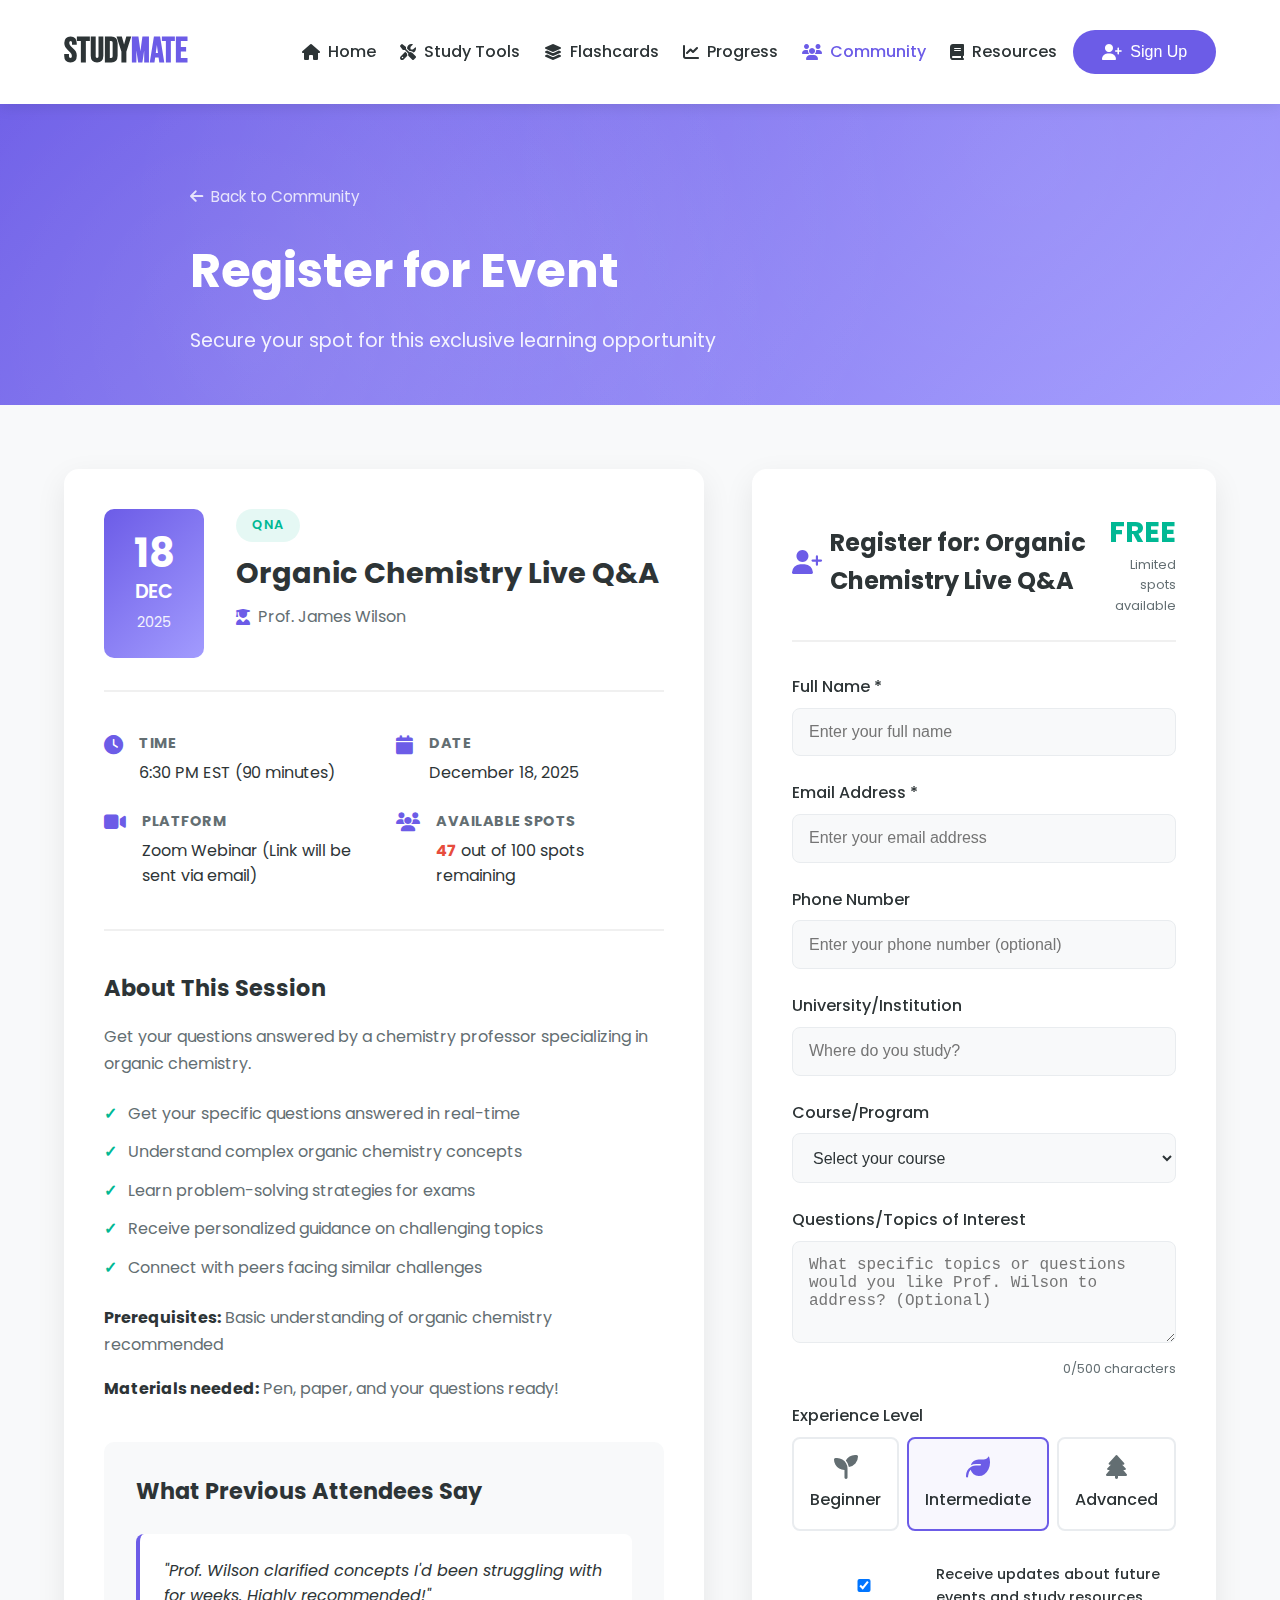
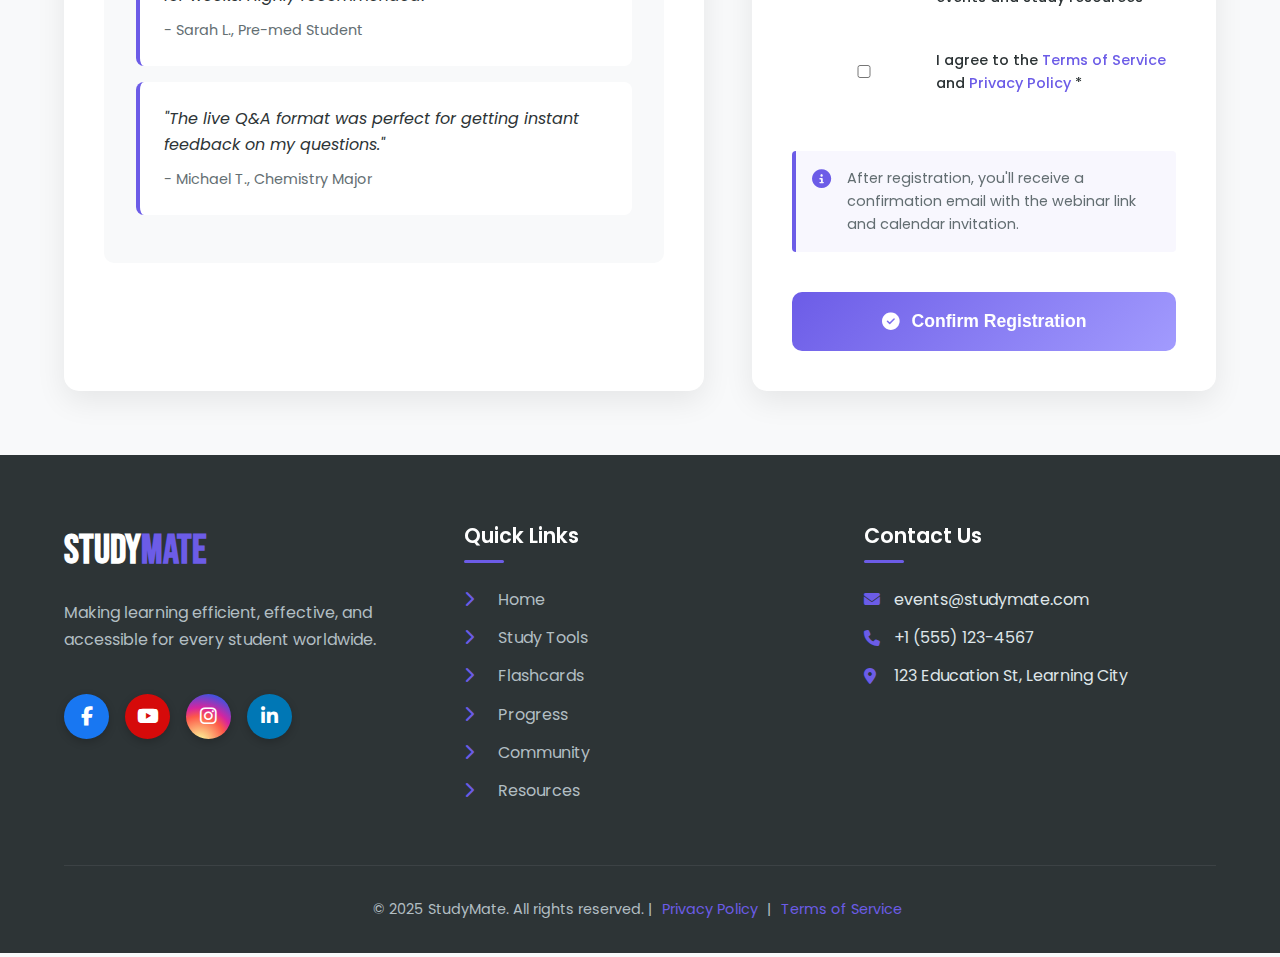
<file: register.html>
<!DOCTYPE html>
<html lang="en">

<head>
    <meta charset="UTF-8">
    <meta name="viewport" content="width=device-width, initial-scale=1.0">
    <title>Register for Event - StudyMate</title>
    <link rel="stylesheet" href="style.css">
    <link rel="stylesheet" href="register.css">
    <link rel="preconnect" href="https://fonts.googleapis.com">
    <link rel="preconnect" href="https://fonts.gstatic.com" crossorigin>
    
    <link
        href="https://fonts.googleapis.com/css2?family=Ancizar+Serif:ital,wght@0,300..900;1,300..900&family=Bebas+Neue&family=Oswald:wght@200..700&family=Poppins:ital,wght@0,100;0,200;0,300;0,400;0,500;0,600;0,700;0,800;0,900&display=swap"
        rel="stylesheet">
    <link rel="stylesheet" href="https://cdnjs.cloudflare.com/ajax/libs/font-awesome/6.4.0/css/all.min.css">


</head>

<body>

    <!-- Navigation -->
    <nav class="navbar">
        <div class="logo">
            <span class="logoText">Study<span class="mate">Mate</span></span>
        </div>
        <div class="menu">
            <ul>
                <li><a href="index.html"><i class="fas fa-home"></i> Home</a></li>
                <li><a href="study-tools.html"><i class="fas fa-tools"></i> Study Tools</a></li>
                <li><a href="flashcards.html"><i class="fas fa-layer-group"></i> Flashcards</a></li>
                <li><a href="progress.html"><i class="fas fa-chart-line"></i> Progress</a></li>
                <li><a href="community.html" class="active"><i class="fas fa-users"></i> Community</a></li>
                <li><a href="resources.html"><i class="fas fa-book"></i> Resources</a></li>
                <button class="nav-btn"><a href="signUp.html"><i class="fas fa-user-plus"></i> Sign Up</a></button>
            </ul>
        </div>
        <div class="mobile-menu-btn">
            <i class="fas fa-bars"></i>
        </div>
    </nav>

    <!-- Event Registration Header -->
    <section class="registration-header">
        <div class="container">
            <div class="header-content">
                <a href="community.html" class="back-link"><i class="fas fa-arrow-left"></i> Back to Community</a>
                <h1>Register for Event</h1>
                <p>Secure your spot for this exclusive learning opportunity</p>
            </div>
        </div>
    </section>

    <!-- Event Details & Registration Form -->
    <section class="registration-section">
        <div class="container">
            <div class="registration-grid">
                <!-- Event Details Card -->
                <div class="event-details-card">
                    <div class="event-header">
                        <div class="event-date-large">
                            <span class="event-day">18</span>
                            <span class="event-month">DEC</span>
                            <span class="event-year">2025</span>
                        </div>
                        <div class="event-title">
                            <span class="event-badge qna">Q&A Session</span>
                            <h2>Organic Chemistry Live Q&A</h2>
                            <div class="event-instructor">
                                <i class="fas fa-user-graduate"></i>
                                <span>Prof. James Wilson</span>
                            </div>
                        </div>
                    </div>

                    <div class="event-info">
                        <div class="info-item">
                            <i class="fas fa-clock"></i>
                            <div>
                                <h4>Time</h4>
                                <p>6:30 PM - 8:00 PM EST</p>
                            </div>
                        </div>
                        <div class="info-item">
                            <i class="fas fa-calendar"></i>
                            <div>
                                <h4>Date</h4>
                                <p>Thursday, December 18, 2025</p>
                            </div>
                        </div>
                        <div class="info-item">
                            <i class="fas fa-video"></i>
                            <div>
                                <h4>Platform</h4>
                                <p>Zoom Webinar (Link will be sent via email)</p>
                            </div>
                        </div>
                        <div class="info-item">
                            <i class="fas fa-users"></i>
                            <div>
                                <h4>Available Spots</h4>
                                <p><span class="spots-left">47</span> out of 100 spots remaining</p>
                            </div>
                        </div>
                    </div>

                    <div class="event-description">
                        <h3>About This Session</h3>
                        <p>Join Prof. James Wilson, an experienced chemistry professor specializing in organic
                            chemistry, for an exclusive live Q&A session. This interactive session is designed to help
                            you:</p>
                        <ul>
                            <li>Get your specific questions answered in real-time</li>
                            <li>Understand complex organic chemistry concepts</li>
                            <li>Learn problem-solving strategies for exams</li>
                            <li>Receive personalized guidance on challenging topics</li>
                            <li>Connect with peers facing similar challenges</li>
                        </ul>
                        <p><strong>Prerequisites:</strong> Basic understanding of organic chemistry recommended</p>
                        <p><strong>Materials needed:</strong> Pen, paper, and your questions ready!</p>
                    </div>

                    <div class="event-testimonials">
                        <h3>What Previous Attendees Say</h3>
                        <div class="testimonial">
                            <p>"Prof. Wilson clarified concepts I'd been struggling with for weeks. Highly recommended!"
                            </p>
                            <span>- Sarah L., Pre-med Student</span>
                        </div>
                        <div class="testimonial">
                            <p>"The live Q&A format was perfect for getting instant feedback on my questions."</p>
                            <span>- Michael T., Chemistry Major</span>
                        </div>
                    </div>
                </div>

                <!-- Registration Form -->
                <div class="registration-form-card">
                    <div class="form-header">
                        <h3><i class="fas fa-user-plus"></i> Registration Form</h3>
                        <div class="form-price">
                            <span class="price-free">FREE</span>
                            <span class="price-note">Limited spots available</span>
                        </div>
                    </div>

                    <form id="registrationForm">
                        <div class="form-group">
                            <label for="fullName">Full Name *</label>
                            <input type="text" id="fullName" name="fullName" placeholder="Enter your full name"
                                required>
                        </div>

                        <div class="form-group">
                            <label for="email">Email Address *</label>
                            <input type="email" id="email" name="email" placeholder="Enter your email address" required>
                        </div>

                        <div class="form-group">
                            <label for="phone">Phone Number</label>
                            <input type="tel" id="phone" name="phone" placeholder="Enter your phone number (optional)">
                        </div>

                        <div class="form-group">
                            <label for="university">University/Institution</label>
                            <input type="text" id="university" name="university" placeholder="Where do you study?">
                        </div>

                        <div class="form-group">
                            <label for="course">Course/Program</label>
                            <select id="course" name="course">
                                <option value="">Select your course</option>
                                <option value="pre-med">Pre-med / Medicine</option>
                                <option value="chemistry">Chemistry</option>
                                <option value="biology">Biology</option>
                                <option value="engineering">Engineering</option>
                                <option value="other">Other</option>
                            </select>
                        </div>

                        <div class="form-group">
                            <label for="questions">Questions/Topics of Interest</label>
                            <textarea id="questions" name="questions" rows="4"
                                placeholder="What specific topics or questions would you like Prof. Wilson to address? (Optional)"></textarea>
                        </div>

                        <div class="form-group">
                            <label for="experience">Experience Level</label>
                            <div class="experience-levels">
                                <div class="level-option">
                                    <input type="radio" id="beginner" name="experience" value="beginner">
                                    <label for="beginner">
                                        <i class="fas fa-seedling"></i>
                                        <span>Beginner</span>
                                    </label>
                                </div>
                                <div class="level-option">
                                    <input type="radio" id="intermediate" name="experience" value="intermediate"
                                        checked>
                                    <label for="intermediate">
                                        <i class="fas fa-leaf"></i>
                                        <span>Intermediate</span>
                                    </label>
                                </div>
                                <div class="level-option">
                                    <input type="radio" id="advanced" name="experience" value="advanced">
                                    <label for="advanced">
                                        <i class="fas fa-tree"></i>
                                        <span>Advanced</span>
                                    </label>
                                </div>
                            </div>
                        </div>

                        <div class="form-group checkbox-group">
                            <input type="checkbox" id="newsletter" name="newsletter" checked>
                            <label for="newsletter">Receive updates about future events and study resources</label>
                        </div>

                        <div class="form-group checkbox-group">
                            <input type="checkbox" id="terms" name="terms" required>
                            <label for="terms">I agree to the <a href="terms-of-service.html">Terms of Service</a> and
                                <a href="privacy-policy.html">Privacy Policy</a> *</label>
                        </div>

                        <div class="form-notice">
                            <i class="fas fa-info-circle"></i>
                            <p>After registration, you'll receive a confirmation email with the webinar link and
                                calendar invitation.</p>
                        </div>

                        <button type="submit" class="submit-btn">
                            <i class="fas fa-check-circle"></i>
                            Confirm Registration
                        </button>
                    </form>
                </div>
            </div>
        </div>
    </section>

    <!-- Confirmation Modal -->
    <div class="modal-overlay" id="confirmationModal">
        <div class="modal">
            <div class="modal-header">
                <i class="fas fa-check-circle success-icon"></i>
                <h3>Registration Successful!</h3>
                <button class="close-modal">&times;</button>
            </div>

            <div class="modal-body">
                <p>Thank you for registering for the Organic Chemistry Live Q&A session!</p>

                <div class="confirmation-details">
                    <div class="detail-item">
                        <i class="fas fa-envelope"></i>
                        <div>
                            <h4>Confirmation Email</h4>
                            <p>A confirmation email has been sent to <span id="userEmail">your email</span></p>
                        </div>
                    </div>
                    <div class="detail-item">
                        <i class="fas fa-calendar-check"></i>
                        <div>
                            <h4>Calendar Invite</h4>
                            <p>Check your email for the calendar invitation with the Zoom link</p>
                        </div>
                    </div>
                    <div class="detail-item">
                        <i class="fas fa-bell"></i>
                        <div>
                            <h4>Reminder</h4>
                            <p>We'll send you a reminder 24 hours before the event starts</p>
                        </div>
                    </div>
                </div>

                <div class="next-steps">
                    <h4>Next Steps:</h4>
                    <ol>
                        <li>Check your email (including spam folder) for confirmation</li>
                        <li>Add the event to your calendar</li>
                        <li>Prepare your questions in advance</li>
                        <li>Test your Zoom setup 15 minutes before the session</li>
                    </ol>
                </div>
            </div>

            <div class="modal-buttons">
                <button class="modal-btn primary" id="goToCommunity">
                    <i class="fas fa-users"></i>
                    Back to Community
                </button>
                <button class="modal-btn secondary" id="addToCalendar">
                    <i class="fas fa-calendar-plus"></i>
                    Add to Calendar
                </button>
            </div>
        </div>
    </div>

    <!-- Footer -->
    <footer>
        <div class="footer-content">
            <div class="footer-section">
                <div class="logo footer-logo">
                    <span class="logoText">Study<span class="mate">Mate</span></span>
                </div>
                <p>Making learning efficient, effective, and accessible for every student worldwide.</p>
                <div class="social-icons">
                    <a href="https://www.facebook.com/share/14RPMbnhgGu/" class="facebook"><i
                            class="fab fa-facebook-f"></i></a>
                    <a href="https://www.youtube.com/@AhmedAli-k7b" class="youtube"><i class="fab fa-youtube"></i></a>
                    <a href="https://www.instagram.com/ahmeyali.9/" class="instagram"><i
                            class="fab fa-instagram"></i></a>
                    <a href="https://www.linkedin.com/in/ahmed-ali-883129359" class="linkedin"><i
                            class="fab fa-linkedin-in"></i></a>
                </div>
            </div>
            <div class="footer-section">
                <h3>Quick Links</h3>
                <ul>
                    <li><a href="index.html"><i class="fas fa-chevron-right"></i> Home</a></li>
                    <li><a href="study-tools.html"><i class="fas fa-chevron-right"></i> Study Tools</a></li>
                    <li><a href="flashcards.html"><i class="fas fa-chevron-right"></i> Flashcards</a></li>
                    <li><a href="progress.html"><i class="fas fa-chevron-right"></i> Progress</a></li>
                    <li><a href="community.html"><i class="fas fa-chevron-right"></i> Community</a></li>
                    <li><a href="resources.html"><i class="fas fa-chevron-right"></i> Resources</a></li>
                </ul>
            </div>

            <div class="footer-section">
                <h3>Contact Us</h3>
                <ul>
                    <li><i class="fas fa-envelope"></i> events@studymate.com</li>
                    <li><i class="fas fa-phone"></i> +1 (555) 123-4567</li>
                    <li><i class="fas fa-map-marker-alt"></i> 123 Education St, Learning City</li>
                </ul>
            </div>
        </div>
        <div class="footer-bottom">
            <p>&copy; 2025 StudyMate. All rights reserved. | <a href="privacy-policy.html">Privacy Policy</a> | <a
                    href="terms-of-service.html">Terms of Service</a></p>
        </div>
    </footer>

    <!-- JavaScript -->
    <script src="register.js"></script>
</body>

</html>
</file>
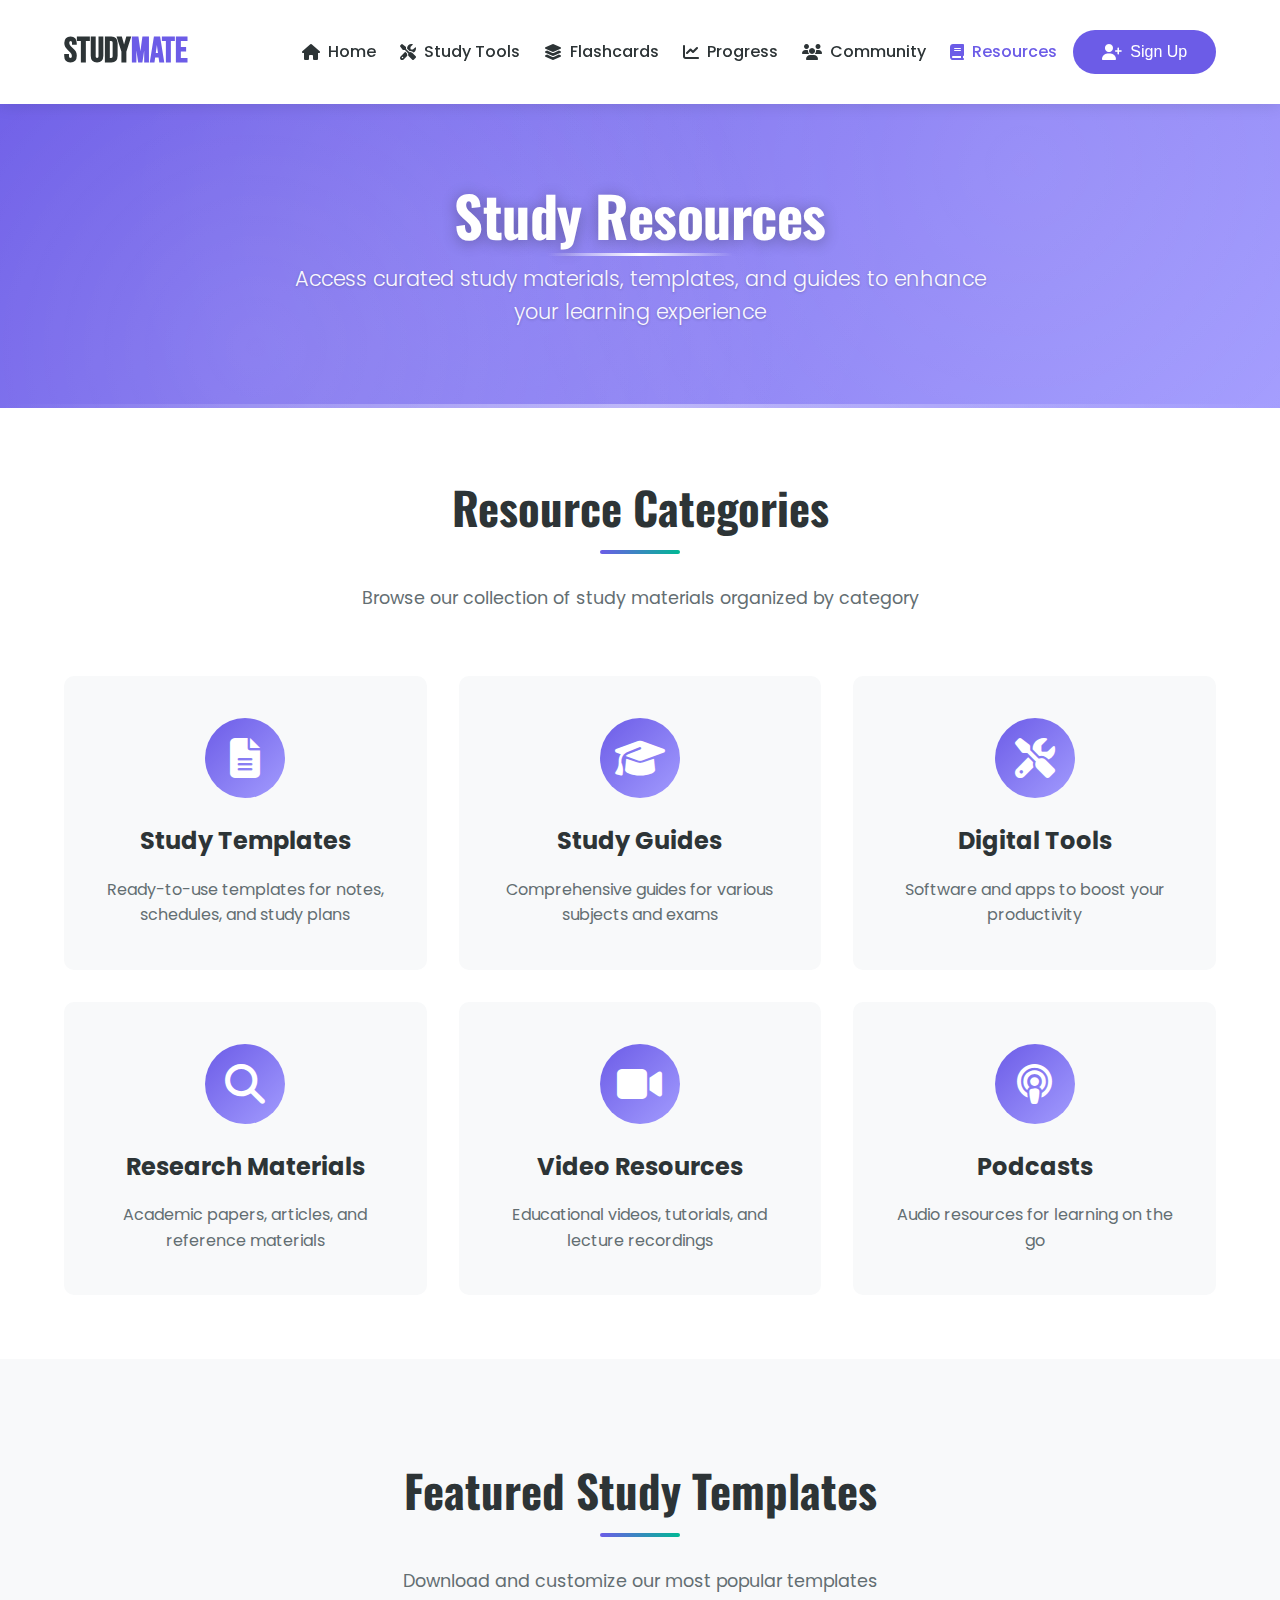
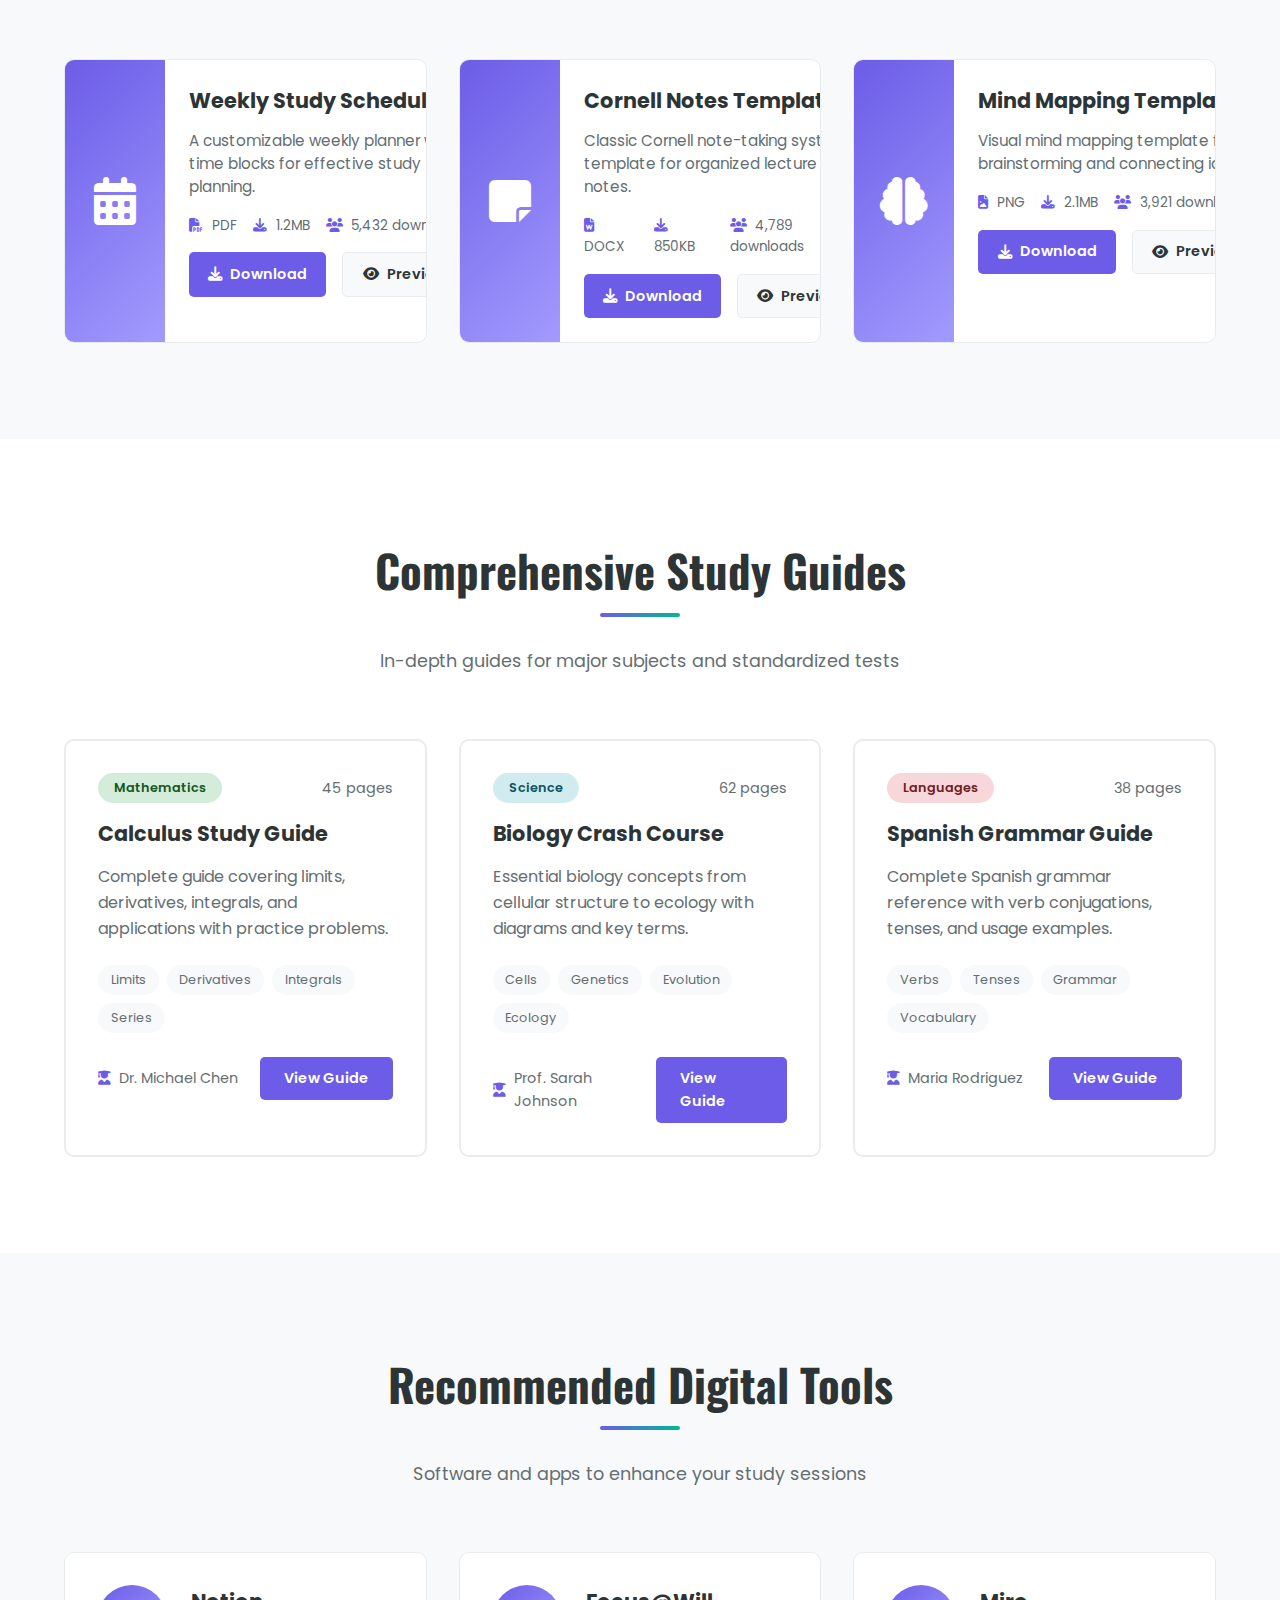
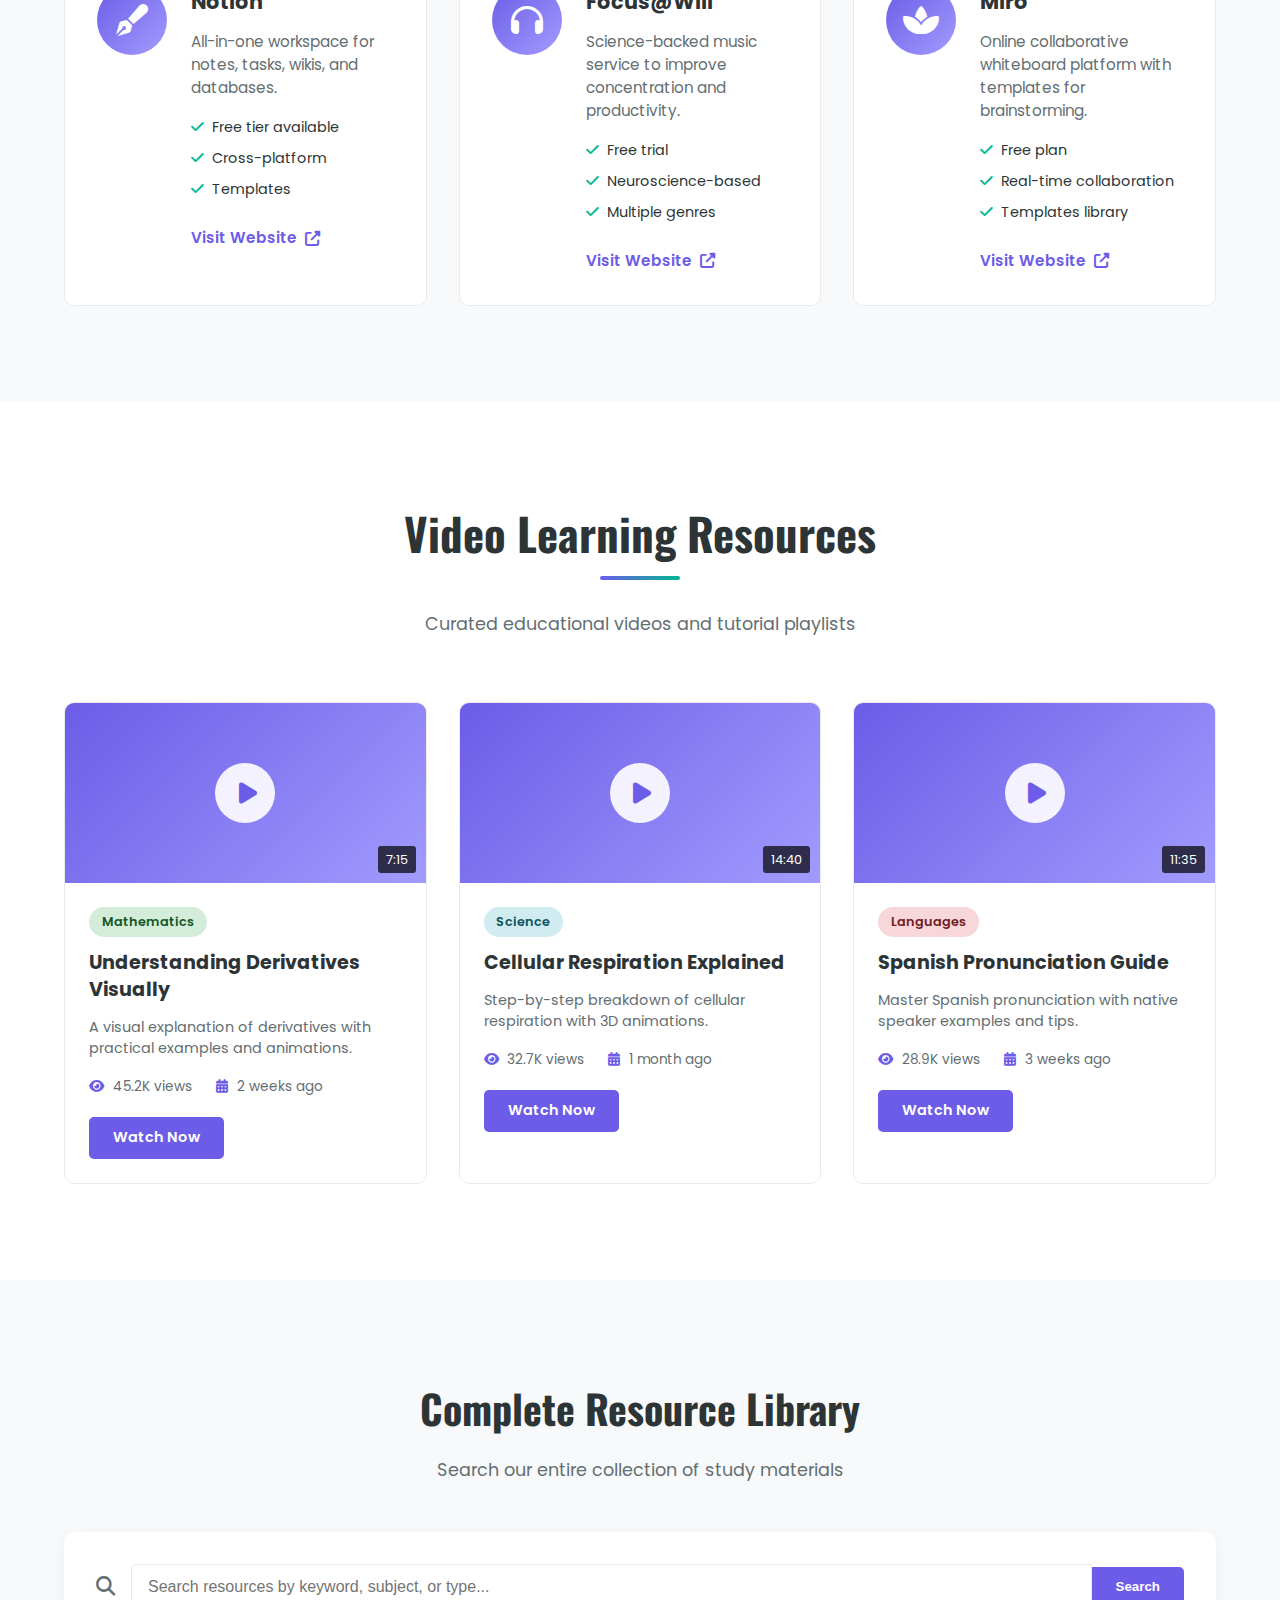
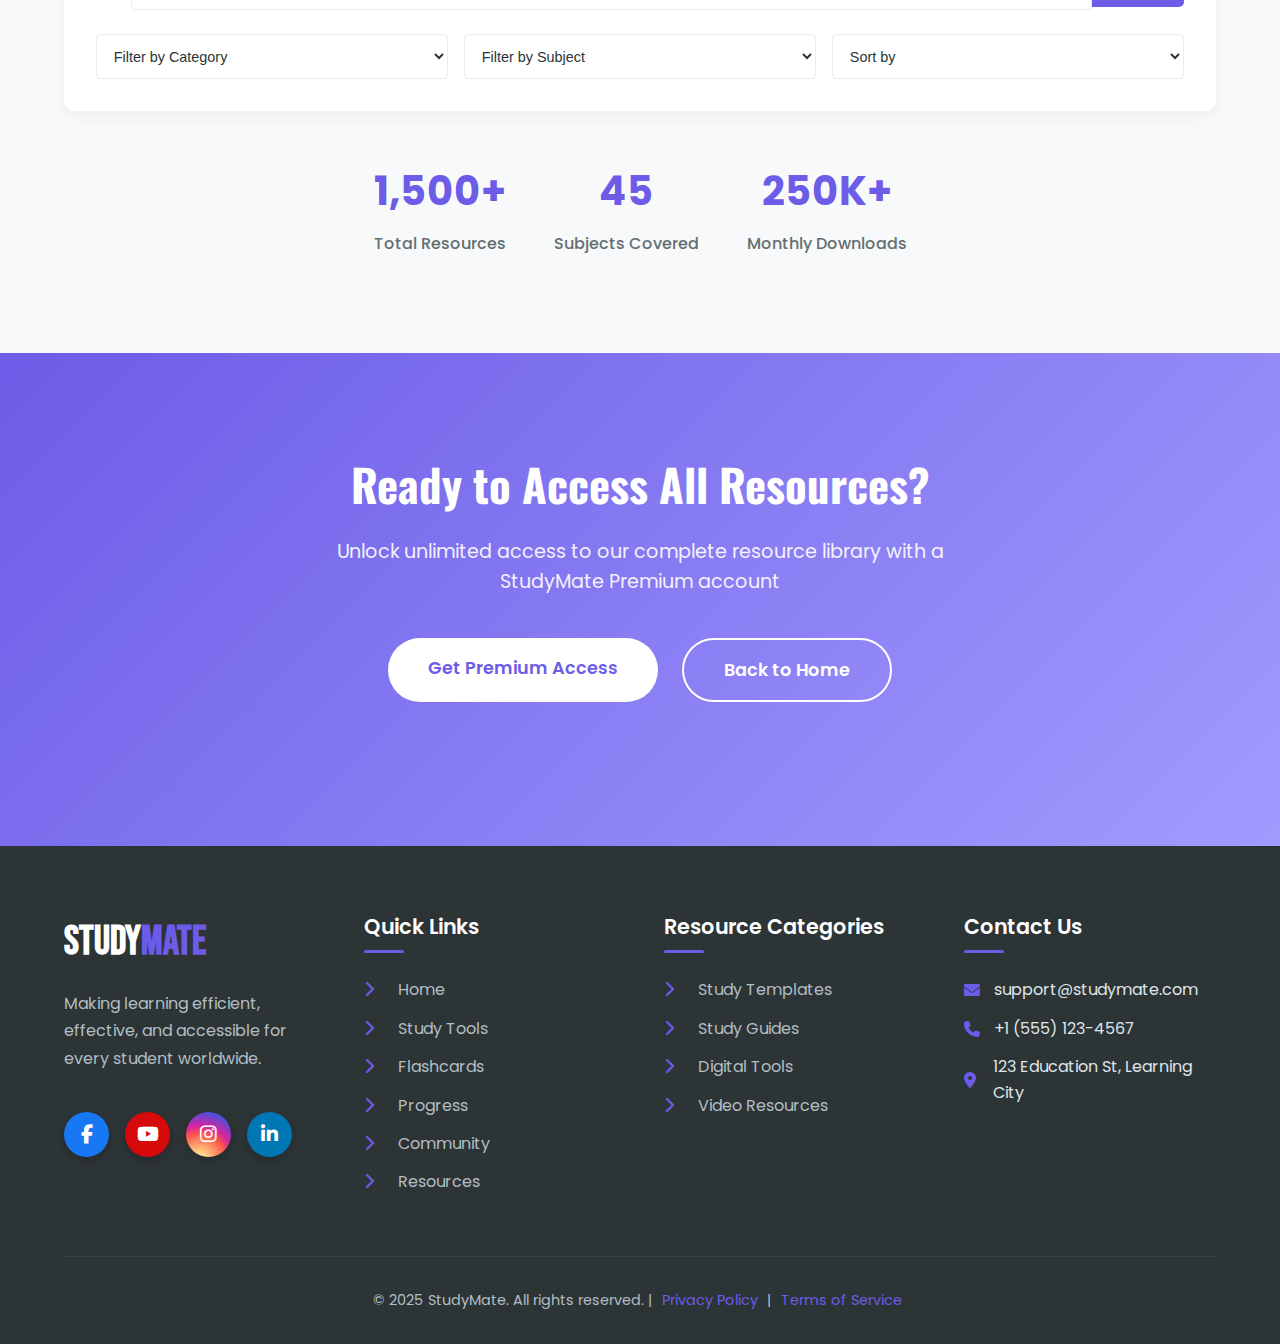
<file: resources.html>
<!DOCTYPE html>
<html lang="en">

<head>
    <meta charset="UTF-8">
    <meta name="viewport" content="width=device-width, initial-scale=1.0">
    <title>Resources - StudyMate</title>
    <link rel="stylesheet" href="style.css">
    <link rel="stylesheet" href="resources.css">
    <link rel="preconnect" href="https://fonts.googleapis.com">
    <link rel="preconnect" href="https://fonts.gstatic.com" crossorigin>
    <link
        href="https://fonts.googleapis.com/css2?family=Ancizar+Serif:ital,wght@0,300..900;1,300..900&family=Bebas+Neue&family=Oswald:wght@200..700&family=Poppins:ital,wght@0,100;0,200;0,300;0,400;0,500;0,600;0,700;0,800;0,900&display=swap"
        rel="stylesheet">
    <link rel="stylesheet" href="https://cdnjs.cloudflare.com/ajax/libs/font-awesome/6.4.0/css/all.min.css">
   
</head>

<body>

    <nav class="navbar">
        <div class="logo">
            <span class="logoText">Study<span class="mate">Mate</span></span>
        </div>
        <div class="menu">
            <ul>
                <li><a href="index.html"><i class="fas fa-home"></i> Home</a></li>
                <li><a href="study-tools.html"><i class="fas fa-tools"></i> Study Tools</a></li>
                <li><a href="flashcards.html"><i class="fas fa-layer-group"></i> Flashcards</a></li>
                <li><a href="progress.html"><i class="fas fa-chart-line"></i> Progress</a></li>
                <li><a href="community.html"><i class="fas fa-users"></i> Community</a></li>
                <li><a href="resources.html" class="active"><i class="fas fa-book"></i> Resources</a></li>
                <button class="nav-btn"><a href="signUp.html"><i class="fas fa-user-plus"></i> Sign Up</a></button>
            </ul>
        </div>
        <div class="mobile-menu-btn">
            <i class="fas fa-bars"></i>
        </div>
    </nav>

    <section class="page-header">
        <div class="header-content">
            <h1>Study Resources</h1>
            <p>Access curated study materials, templates, and guides to enhance your learning experience</p>
        </div>
    </section>

    <section class="resource-categories">
        <div class="container">
            <div class="section-header">
                <h2>Resource Categories</h2>
                <p>Browse our collection of study materials organized by category</p>
            </div>

            <div class="categories-grid">
                <a href="#templates" class="category-card">
                    <div class="category-icon">
                        <i class="fas fa-file-alt"></i>
                    </div>
                    <h3>Study Templates</h3>
                    <p>Ready-to-use templates for notes, schedules, and study plans</p>
                </a>

                <a href="#guides" class="category-card">
                    <div class="category-icon">
                        <i class="fas fa-graduation-cap"></i>
                    </div>
                    <h3>Study Guides</h3>
                    <p>Comprehensive guides for various subjects and exams</p>
                </a>

                <a href="#tools" class="category-card">
                    <div class="category-icon">
                        <i class="fas fa-tools"></i>
                    </div>
                    <h3>Digital Tools</h3>
                    <p>Software and apps to boost your productivity</p>
                </a>

                <a href="#research" class="category-card">
                    <div class="category-icon">
                        <i class="fas fa-search"></i>
                    </div>
                    <h3>Research Materials</h3>
                    <p>Academic papers, articles, and reference materials</p>
                </a>

                <a href="#video" class="category-card">
                    <div class="category-icon">
                        <i class="fas fa-video"></i>
                    </div>
                    <h3>Video Resources</h3>
                    <p>Educational videos, tutorials, and lecture recordings</p>
                </a>

                <a href="#podcasts" class="category-card">
                    <div class="category-icon">
                        <i class="fas fa-podcast"></i>
                    </div>
                    <h3>Podcasts</h3>
                    <p>Audio resources for learning on the go</p>
                </a>
            </div>
        </div>
    </section>

    <section class="featured-resources" id="templates">
        <div class="container">
            <div class="section-header">
                <h2>Featured Study Templates</h2>
                <p>Download and customize our most popular templates</p>
            </div>

            <div class="resources-grid">
                <div class="resource-card">
                    <div class="resource-image">
                        <i class="fas fa-calendar-alt"></i>
                    </div>
                    <div class="resource-content">
                        <h3>Weekly Study Schedule</h3>
                        <p>A customizable weekly planner with time blocks for effective study planning.</p>
                        <div class="resource-meta">
                            <span><i class="fas fa-file-pdf"></i> PDF</span>
                            <span><i class="fas fa-download"></i> 1.2MB</span>
                            <span><i class="fas fa-users"></i> 5,432 downloads</span>
                        </div>
                        <div class="resource-actions">
                            <a href="#" class="download-btn"><i class="fas fa-download"></i> Download</a>
                            <a href="#" class="preview-btn"><i class="fas fa-eye"></i> Preview</a>
                        </div>
                    </div>
                </div>

                <div class="resource-card">
                    <div class="resource-image">
                        <i class="fas fa-sticky-note"></i>
                    </div>
                    <div class="resource-content">
                        <h3>Cornell Notes Template</h3>
                        <p>Classic Cornell note-taking system template for organized lecture notes.</p>
                        <div class="resource-meta">
                            <span><i class="fas fa-file-word"></i> DOCX</span>
                            <span><i class="fas fa-download"></i> 850KB</span>
                            <span><i class="fas fa-users"></i> 4,789 downloads</span>
                        </div>
                        <div class="resource-actions">
                            <a href="#" class="download-btn"><i class="fas fa-download"></i> Download</a>
                            <a href="#" class="preview-btn"><i class="fas fa-eye"></i> Preview</a>
                        </div>
                    </div>
                </div>

                <div class="resource-card">
                    <div class="resource-image">
                        <i class="fas fa-brain"></i>
                    </div>
                    <div class="resource-content">
                        <h3>Mind Mapping Template</h3>
                        <p>Visual mind mapping template for brainstorming and connecting ideas.</p>
                        <div class="resource-meta">
                            <span><i class="fas fa-file-image"></i> PNG</span>
                            <span><i class="fas fa-download"></i> 2.1MB</span>
                            <span><i class="fas fa-users"></i> 3,921 downloads</span>
                        </div>
                        <div class="resource-actions">
                            <a href="#" class="download-btn"><i class="fas fa-download"></i> Download</a>
                            <a href="#" class="preview-btn"><i class="fas fa-eye"></i> Preview</a>
                        </div>
                    </div>
                </div>
            </div>
        </div>
    </section>

    <section class="study-guides" id="guides">
        <div class="container">
            <div class="section-header">
                <h2>Comprehensive Study Guides</h2>
                <p>In-depth guides for major subjects and standardized tests</p>
            </div>

            <div class="guides-grid">
                <div class="guide-card">
                    <div class="guide-header">
                        <span class="guide-subject math">Mathematics</span>
                        <span class="guide-pages">45 pages</span>
                    </div>
                    <h3>Calculus Study Guide</h3>
                    <p>Complete guide covering limits, derivatives, integrals, and applications with practice problems.
                    </p>
                    <div class="guide-topics">
                        <span class="topic-tag">Limits</span>
                        <span class="topic-tag">Derivatives</span>
                        <span class="topic-tag">Integrals</span>
                        <span class="topic-tag">Series</span>
                    </div>
                    <div class="guide-footer">
                        <div class="guide-author">
                            <i class="fas fa-user-graduate"></i>
                            <span>Dr. Michael Chen</span>
                        </div>
                        <a href="#" class="guide-btn">View Guide</a>
                    </div>
                </div>

                <div class="guide-card">
                    <div class="guide-header">
                        <span class="guide-subject science">Science</span>
                        <span class="guide-pages">62 pages</span>
                    </div>
                    <h3>Biology Crash Course</h3>
                    <p>Essential biology concepts from cellular structure to ecology with diagrams and key terms.</p>
                    <div class="guide-topics">
                        <span class="topic-tag">Cells</span>
                        <span class="topic-tag">Genetics</span>
                        <span class="topic-tag">Evolution</span>
                        <span class="topic-tag">Ecology</span>
                    </div>
                    <div class="guide-footer">
                        <div class="guide-author">
                            <i class="fas fa-user-graduate"></i>
                            <span>Prof. Sarah Johnson</span>
                        </div>
                        <a href="#" class="guide-btn">View Guide</a>
                    </div>
                </div>

                <div class="guide-card">
                    <div class="guide-header">
                        <span class="guide-subject language">Languages</span>
                        <span class="guide-pages">38 pages</span>
                    </div>
                    <h3>Spanish Grammar Guide</h3>
                    <p>Complete Spanish grammar reference with verb conjugations, tenses, and usage examples.</p>
                    <div class="guide-topics">
                        <span class="topic-tag">Verbs</span>
                        <span class="topic-tag">Tenses</span>
                        <span class="topic-tag">Grammar</span>
                        <span class="topic-tag">Vocabulary</span>
                    </div>
                    <div class="guide-footer">
                        <div class="guide-author">
                            <i class="fas fa-user-graduate"></i>
                            <span>Maria Rodriguez</span>
                        </div>
                        <a href="#" class="guide-btn">View Guide</a>
                    </div>
                </div>
            </div>
        </div>
    </section>

    <section class="digital-tools" id="tools">
        <div class="container">
            <div class="section-header">
                <h2>Recommended Digital Tools</h2>
                <p>Software and apps to enhance your study sessions</p>
            </div>

            <div class="tools-grid">
                <div class="tool-card">
                    <div class="tool-logo">
                        <i class="fas fa-pen-fancy"></i>
                    </div>
                    <div class="tool-content">
                        <h3>Notion</h3>
                        <p>All-in-one workspace for notes, tasks, wikis, and databases.</p>
                        <div class="tool-features">
                            <span><i class="fas fa-check"></i> Free tier available</span>
                            <span><i class="fas fa-check"></i> Cross-platform</span>
                            <span><i class="fas fa-check"></i> Templates</span>
                        </div>
                        <a href="https://www.notion.so/" target="_blank" class="tool-link">Visit Website <i
                                class="fas fa-external-link-alt"></i></a>
                    </div>
                </div>

                <div class="tool-card">
                    <div class="tool-logo">
                        <i class="fas fa-headphones"></i>
                    </div>
                    <div class="tool-content">
                        <h3>Focus@Will</h3>
                        <p>Science-backed music service to improve concentration and productivity.</p>
                        <div class="tool-features">
                            <span><i class="fas fa-check"></i> Free trial</span>
                            <span><i class="fas fa-check"></i> Neuroscience-based</span>
                            <span><i class="fas fa-check"></i> Multiple genres</span>
                        </div>
                        <a href="https://www.focusatwill.com/" target="_blank" class="tool-link">Visit Website <i
                                class="fas fa-external-link-alt"></i></a>
                    </div>
                </div>

                <div class="tool-card">
                    <div class="tool-logo">
                        <i class="fa-solid fa-spa"></i>
                    </div>
                    <div class="tool-content">
                        <h3>Miro</h3>
                        <p>Online collaborative whiteboard platform with templates for brainstorming.</p>
                        <div class="tool-features">
                            <span><i class="fas fa-check"></i> Free plan</span>
                            <span><i class="fas fa-check"></i> Real-time collaboration</span>
                            <span><i class="fas fa-check"></i> Templates library</span>
                        </div>
                        <a href="https://miro.com/whiteboard/" class="tool-link">Visit Website <i
                                class="fas fa-external-link-alt"></i></a>
                    </div>
                </div>
            </div>
        </div>
    </section>

    <section class="video-resources" id="video">
        <div class="container">
            <div class="section-header">
                <h2>Video Learning Resources</h2>
                <p>Curated educational videos and tutorial playlists</p>
            </div>

            <div class="videos-grid">
                <div class="video-card">
                    <div class="video-thumbnail">
                        <div class="play-button">
                            <i class="fas fa-play"></i>
                        </div>
                        <div class="video-duration">7:15</div>
                    </div>
                    <div class="video-content">
                        <span class="video-category math">Mathematics</span>
                        <h3>Understanding Derivatives Visually</h3>
                        <p>A visual explanation of derivatives with practical examples and animations.</p>
                        <div class="video-meta">
                            <span><i class="fas fa-eye"></i> 45.2K views</span>
                            <span><i class="fas fa-calendar-alt"></i> 2 weeks ago</span>
                        </div>
                        <a href="https://youtu.be/N2PpRnFqnqY?si=W6KouTeqxr7Yp3YX" class="video-btn">Watch Now</a>
                    </div>
                </div>

                <div class="video-card">
                    <div class="video-thumbnail">
                        <div class="play-button">
                            <i class="fas fa-play"></i>
                        </div>
                        <div class="video-duration">14:40</div>
                    </div>
                    <div class="video-content">
                        <span class="video-category science">Science</span>
                        <h3>Cellular Respiration Explained</h3>
                        <p>Step-by-step breakdown of cellular respiration with 3D animations.</p>
                        <div class="video-meta">
                            <span><i class="fas fa-eye"></i> 32.7K views</span>
                            <span><i class="fas fa-calendar-alt"></i> 1 month ago</span>
                        </div>
                        <a href="https://youtu.be/2_ceHsFmLVk?si=THbItKRUw9lJLTlQ" class="video-btn">Watch Now</a>
                    </div>
                </div>

                <div class="video-card">
                    <div class="video-thumbnail">
                        <div class="play-button">
                            <i class="fas fa-play"></i>
                        </div>
                        <div class="video-duration">11:35</div>
                    </div>
                    <div class="video-content">
                        <span class="video-category language">Languages</span>
                        <h3>Spanish Pronunciation Guide</h3>
                        <p>Master Spanish pronunciation with native speaker examples and tips.</p>
                        <div class="video-meta">
                            <span><i class="fas fa-eye"></i> 28.9K views</span>
                            <span><i class="fas fa-calendar-alt"></i> 3 weeks ago</span>
                        </div>
                        <a href="https://youtu.be/Sh7MLrbxH2E?si=04Nt7YSw4Tk1WWu7" class="video-btn">Watch Now</a>
                    </div>
                </div>
            </div>
        </div>
    </section>

    <section class="resource-library">
        <div class="container">
            <div class="library-header">
                <h2>Complete Resource Library</h2>
                <p>Search our entire collection of study materials</p>
            </div>

            <div class="library-search">
                <div class="search-box">
                    <i class="fas fa-search"></i>
                    <input type="text" placeholder="Search resources by keyword, subject, or type...">
                    <button class="search-btn">Search</button>
                </div>
                <div class="filter-options">
                    <select class="filter-select">
                        <option value="">Filter by Category</option>
                        <option value="templates">Templates</option>
                        <option value="guides">Study Guides</option>
                        <option value="tools">Digital Tools</option>
                        <option value="videos">Video Resources</option>
                    </select>
                    <select class="filter-select">
                        <option value="">Filter by Subject</option>
                        <option value="math">Mathematics</option>
                        <option value="science">Science</option>
                        <option value="language">Languages</option>
                        <option value="humanities">Humanities</option>
                    </select>
                    <select class="filter-select">
                        <option value="">Sort by</option>
                        <option value="popular">Most Popular</option>
                        <option value="recent">Most Recent</option>
                        <option value="alphabetical">Alphabetical</option>
                    </select>
                </div>
            </div>

            <div class="library-stats">
                <div class="stat">
                    <h3>1,500+</h3>
                    <p>Total Resources</p>
                </div>
                <div class="stat">
                    <h3>45</h3>
                    <p>Subjects Covered</p>
                </div>
                <div class="stat">
                    <h3>250K+</h3>
                    <p>Monthly Downloads</p>
                </div>
            </div>
        </div>
    </section>

    <section class="resource-cta">
        <div class="container">
            <div class="cta-content">
                <h2>Ready to Access All Resources?</h2>
                <p>Unlock unlimited access to our complete resource library with a StudyMate Premium account</p>
                <div class="cta-buttons">
                    <a href="register.html" class="cta-btn primary">Get Premium Access</a>
                    <a href="index.html" class="cta-btn secondary">Back to Home</a>
                </div>
            </div>
        </div>
    </section>

    <footer>
        <div class="footer-content">
            <div class="footer-section">
                <div class="logo footer-logo">
                    <span class="logoText">Study<span class="mate">Mate</span></span>
                </div>
                <p>Making learning efficient, effective, and accessible for every student worldwide.</p>
                <div class="social-icons">
                    <a href="https://www.facebook.com/share/14RPMbnhgGu/" class="facebook"><i
                            class="fab fa-facebook-f"></i></a>
                    <a href="https://www.youtube.com/@AhmedAli-k7b" class="youtube"><i class="fab fa-youtube"></i></a>
                    <a href="https://www.instagram.com/ahmeyali.9/" class="instagram"><i
                            class="fab fa-instagram"></i></a>
                    <a href="https://www.linkedin.com/in/ahmed-ali-883129359" class="linkedin"><i
                            class="fab fa-linkedin-in"></i></a>
                </div>
            </div>
            <div class="footer-section">
                <h3>Quick Links</h3>
                <ul>
                    <li><a href="index.html"><i class="fas fa-chevron-right"></i> Home</a></li>
                    <li><a href="study-tools.html"><i class="fas fa-chevron-right"></i> Study Tools</a></li>
                    <li><a href="flashcards.html"><i class="fas fa-chevron-right"></i> Flashcards</a></li>
                    <li><a href="progress.html"><i class="fas fa-chevron-right"></i> Progress</a></li>
                    <li><a href="community.html"><i class="fas fa-chevron-right"></i> Community</a></li>
                    <li><a href="resources.html"><i class="fas fa-chevron-right"></i> Resources</a></li>
                </ul>
            </div>
            <div class="footer-section">
                <h3>Resource Categories</h3>
                <ul>
                    <li><a href="#templates"><i class="fas fa-chevron-right"></i> Study Templates</a></li>
                    <li><a href="#guides"><i class="fas fa-chevron-right"></i> Study Guides</a></li>
                    <li><a href="#tools"><i class="fas fa-chevron-right"></i> Digital Tools</a></li>
                    <li><a href="#video"><i class="fas fa-chevron-right"></i> Video Resources</a></li>
                </ul>
            </div>
            <div class="footer-section">
                <h3>Contact Us</h3>
                <ul>
                    <li><i class="fas fa-envelope"></i> support@studymate.com</li>
                    <li><i class="fas fa-phone"></i> +1 (555) 123-4567</li>
                    <li><i class="fas fa-map-marker-alt"></i> 123 Education St, Learning City</li>
                </ul>
            </div>
        </div>
        <div class="footer-bottom">
            <p>&copy; 2025 StudyMate. All rights reserved. | <a href="privacy-policy.html">Privacy Policy</a> | <a
                    href="">Terms of Service</a></p>
        </div>
    </footer>
    <script src="resources.js"></script>

</body>

</html>
</file>
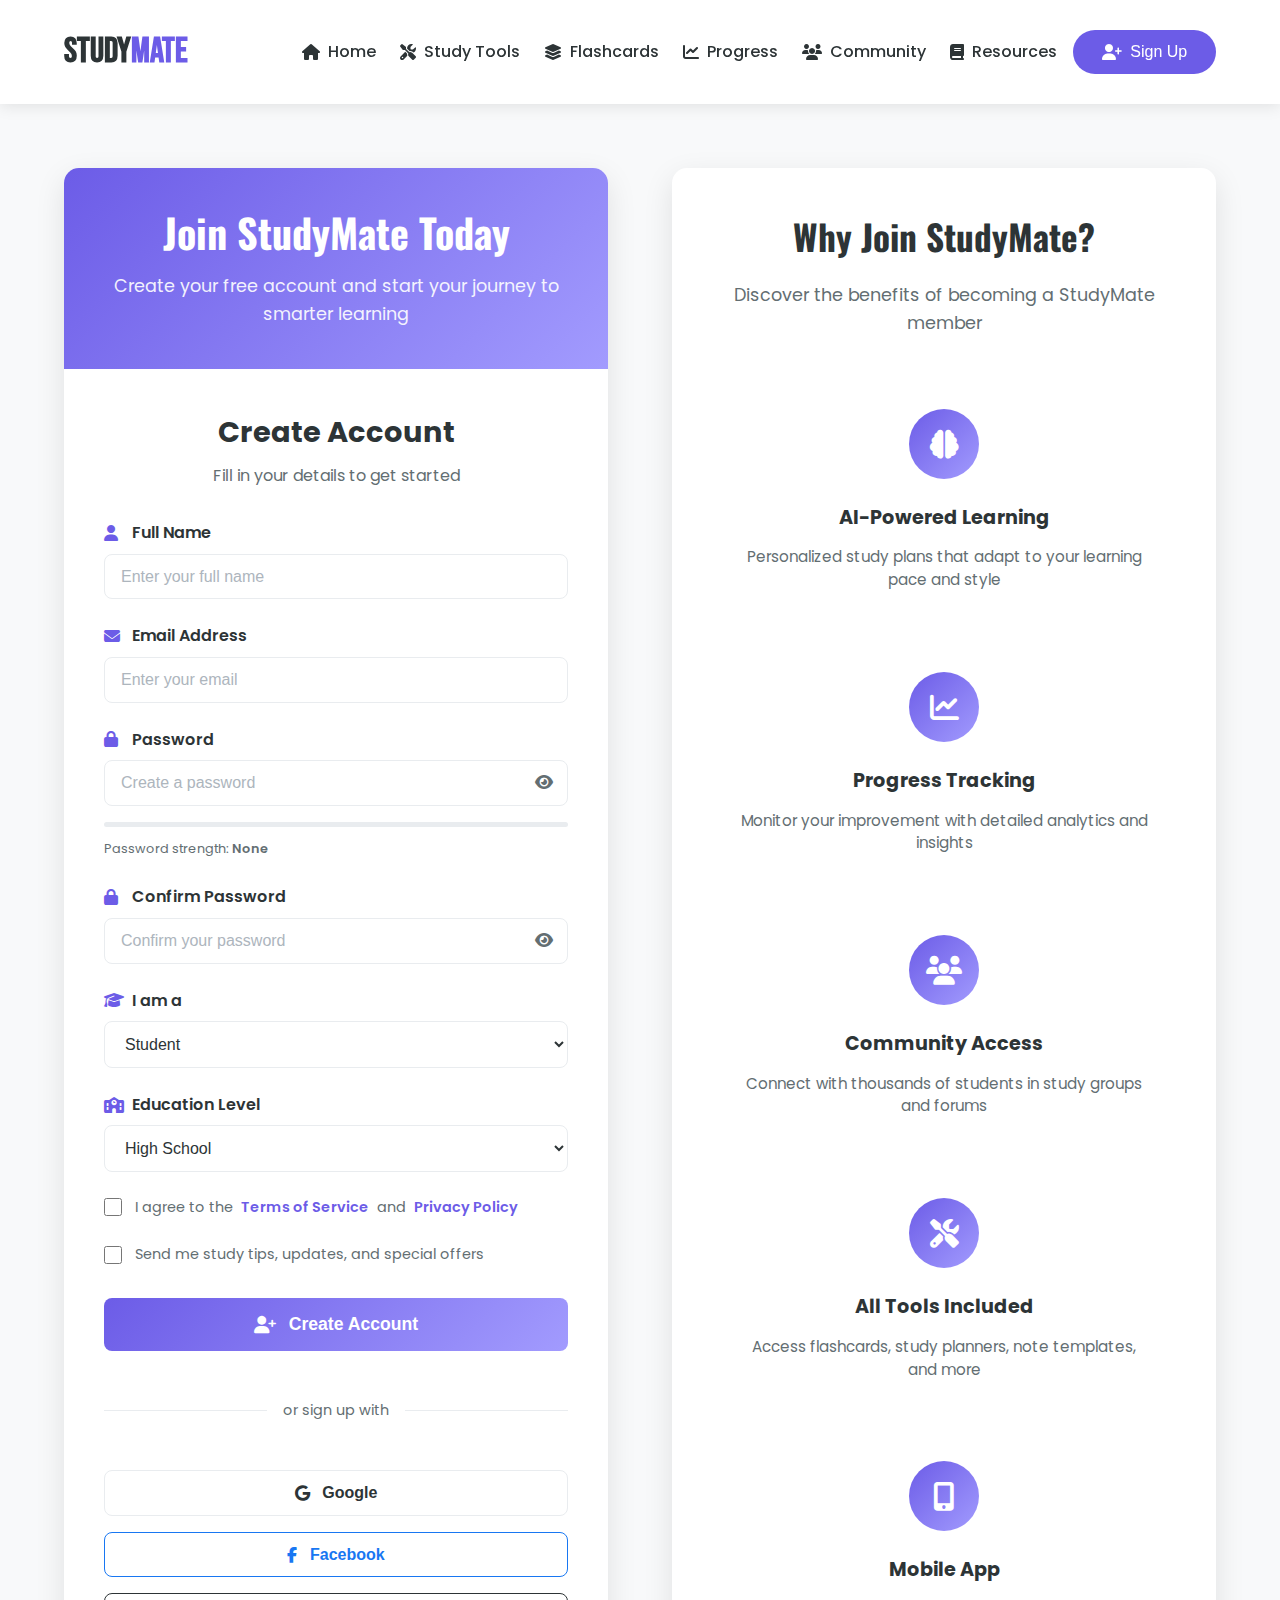
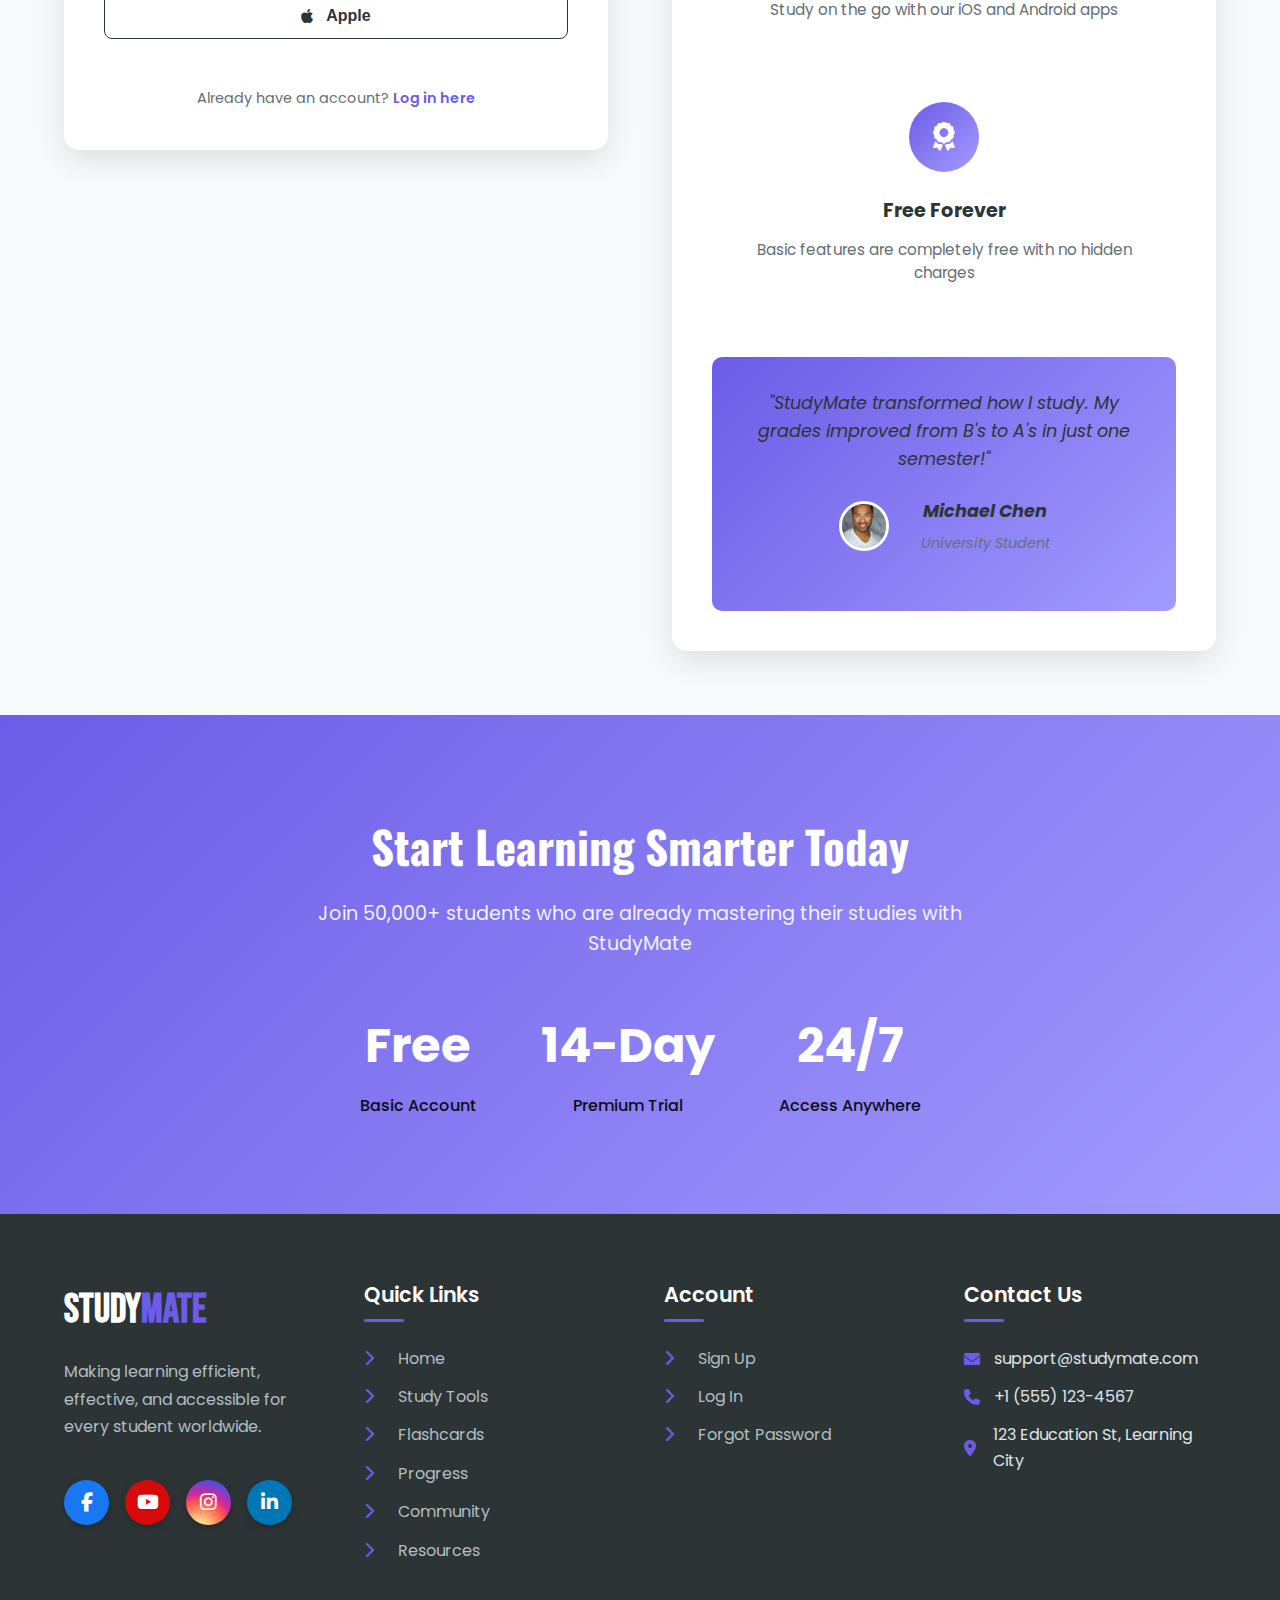
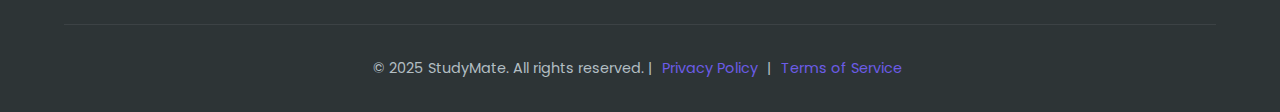
<file: signUp.html>
<!DOCTYPE html>
<html lang="en">

<head>
    <meta charset="UTF-8">
    <meta name="viewport" content="width=device-width, initial-scale=1.0">
    <title>Sign Up - StudyMate</title>
    <link rel="stylesheet" href="style.css">
    <link rel="stylesheet" href="signUp.css">
    <link rel="preconnect" href="https://fonts.googleapis.com">
    <link rel="preconnect" href="https://fonts.gstatic.com" crossorigin>
    <link
        href="https://fonts.googleapis.com/css2?family=Ancizar+Serif:ital,wght@0,300..900;1,300..900&family=Bebas+Neue&family=Oswald:wght@200..700&family=Poppins:ital,wght@0,100;0,200;0,300;0,400;0,500;0,600;0,700;0,800;0,900&display=swap"
        rel="stylesheet">
    <link rel="stylesheet" href="https://cdnjs.cloudflare.com/ajax/libs/font-awesome/6.4.0/css/all.min.css">
    <!-- Add these in the head section -->
    
    
</head>

<body>

    <nav class="navbar">
        <div class="logo">
            <span class="logoText">Study<span class="mate">Mate</span></span>
        </div>
        <div class="menu">
            <ul>
                <li><a href="index.html"><i class="fas fa-home"></i> Home</a></li>
                <li><a href="study-tools.html"><i class="fas fa-tools"></i> Study Tools</a></li>
                <li><a href="flashcards.html"><i class="fas fa-layer-group"></i> Flashcards</a></li>
                <li><a href="progress.html"><i class="fas fa-chart-line"></i> Progress</a></li>
                <li><a href="community.html"><i class="fas fa-users"></i> Community</a></li>
                <li><a href="resources.html"><i class="fas fa-book"></i> Resources</a></li>
                <button class="nav-btn active"><a href="signUp.html"><i class="fas fa-user-plus"></i> Sign
                        Up</a></button>
            </ul>
        </div>
        <div class="mobile-menu-btn">
            <i class="fas fa-bars"></i>
        </div>
    </nav>

    <section class="signup-hero">
        <div class="container">
            <div class="signup-content">
                <div class="signup-header">
                    <h1>Join StudyMate Today</h1>
                    <p>Create your free account and start your journey to smarter learning</p>
                </div>

                <div class="signup-form-container">
                    <div class="form-header">
                        <h2>Create Account</h2>
                        <p>Fill in your details to get started</p>
                    </div>

                    <form class="signup-form" id="signupForm">
                        <div class="form-group">
                            <label for="fullName"><i class="fas fa-user"></i> Full Name</label>
                            <input type="text" id="fullName" name="fullName" placeholder="Enter your full name"
                                required>
                        </div>

                        <div class="form-group">
                            <label for="email"><i class="fas fa-envelope"></i> Email Address</label>
                            <input type="email" id="email" name="email" placeholder="Enter your email" required>
                        </div>

                        <div class="form-group">
                            <label for="password"><i class="fas fa-lock"></i> Password</label>
                            <div class="password-input">
                                <input type="password" id="password" name="password" placeholder="Create a password"
                                    required>
                                <button type="button" class="toggle-password" id="togglePassword">
                                    <i class="fas fa-eye"></i>
                                </button>
                            </div>
                            <div class="password-strength">
                                <div class="strength-bar"></div>
                                <span class="strength-text">Password strength: <span
                                        id="strengthText">None</span></span>
                            </div>
                        </div>

                        <div class="form-group">
                            <label for="confirmPassword"><i class="fas fa-lock"></i> Confirm Password</label>
                            <div class="password-input">
                                <input type="password" id="confirmPassword" name="confirmPassword"
                                    placeholder="Confirm your password" required>
                                <button type="button" class="toggle-password" id="toggleConfirmPassword">
                                    <i class="fas fa-eye"></i>
                                </button>
                            </div>
                        </div>

                        <div class="form-group">
                            <label for="userType"><i class="fas fa-graduation-cap"></i> I am a</label>
                            <select id="userType" name="userType">
                                <option value="student">Student</option>
                                <option value="teacher">Teacher</option>
                                <option value="professional">Professional</option>
                                <option value="parent">Parent</option>
                                <option value="other">Other</option>
                            </select>
                        </div>

                        <div class="form-group">
                            <label for="educationLevel"><i class="fas fa-school"></i> Education Level</label>
                            <select id="educationLevel" name="educationLevel">
                                <option value="highschool">High School</option>
                                <option value="undergraduate">Undergraduate</option>
                                <option value="graduate">Graduate</option>
                                <option value="professional">Professional Development</option>
                                <option value="other">Other</option>
                            </select>
                        </div>

                        <div class="form-group checkbox-group">
                            <input type="checkbox" id="terms" name="terms" required>
                            <label for="terms">
                                I agree to the <a href="terms-of-service.html">Terms of Service</a> and <a
                                    href="privacy-policy.html">Privacy Policy</a>
                            </label>
                        </div>

                        <div class="form-group checkbox-group">
                            <input type="checkbox" id="newsletter" name="newsletter">
                            <label for="newsletter">
                                Send me study tips, updates, and special offers
                            </label>
                        </div>

                        <button type="submit" class="submit-btn" id="submitBtn">
                            <i class="fas fa-user-plus"></i> Create Account
                        </button>

                        <div class="divider">
                            <span>or sign up with</span>
                        </div>

                        <div class="social-signup">
                            <button type="button" class="social-btn google">
                                <i class="fab fa-google"></i> Google
                            </button>
                            <button type="button" class="social-btn facebook">
                                <i class="fab fa-facebook-f"></i> Facebook
                            </button>
                            <button type="button" class="social-btn apple">
                                <i class="fab fa-apple"></i> Apple
                            </button>
                        </div>

                        <div class="login-link">
                            Already have an account? <a href="login.html">Log in here</a>
                        </div>
                    </form>
                </div>
            </div>

            <div class="signup-benefits">
                <div class="benefits-header">
                    <h2>Why Join StudyMate?</h2>
                    <p>Discover the benefits of becoming a StudyMate member</p>
                </div>

                <div class="benefits-grid">
                    <div class="benefit-card">
                        <div class="benefit-icon">
                            <i class="fas fa-brain"></i>
                        </div>
                        <h3>AI-Powered Learning</h3>
                        <p>Personalized study plans that adapt to your learning pace and style</p>
                    </div>

                    <div class="benefit-card">
                        <div class="benefit-icon">
                            <i class="fas fa-chart-line"></i>
                        </div>
                        <h3>Progress Tracking</h3>
                        <p>Monitor your improvement with detailed analytics and insights</p>
                    </div>

                    <div class="benefit-card">
                        <div class="benefit-icon">
                            <i class="fas fa-users"></i>
                        </div>
                        <h3>Community Access</h3>
                        <p>Connect with thousands of students in study groups and forums</p>
                    </div>

                    <div class="benefit-card">
                        <div class="benefit-icon">
                            <i class="fas fa-tools"></i>
                        </div>
                        <h3>All Tools Included</h3>
                        <p>Access flashcards, study planners, note templates, and more</p>
                    </div>

                    <div class="benefit-card">
                        <div class="benefit-icon">
                            <i class="fas fa-mobile-alt"></i>
                        </div>
                        <h3>Mobile App</h3>
                        <p>Study on the go with our iOS and Android apps</p>
                    </div>

                    <div class="benefit-card">
                        <div class="benefit-icon">
                            <i class="fas fa-award"></i>
                        </div>
                        <h3>Free Forever</h3>
                        <p>Basic features are completely free with no hidden charges</p>
                    </div>
                </div>

                <div class="testimonial">
                    <div class="testimonial-content">
                        <p>"StudyMate transformed how I study. My grades improved from B's to A's in just one semester!"
                        </p>
                        <div class="testimonial-author">
                            <img src="images/testimonial.jpg" alt="Student">
                            <div>
                                <h4>Michael Chen</h4>
                                <p>University Student</p>
                            </div>
                        </div>
                    </div>
                </div>
            </div>
        </div>
    </section>

    <section class="pricing-cta">
        <div class="container">
            <div class="cta-content">
                <h2>Start Learning Smarter Today</h2>
                <p>Join 50,000+ students who are already mastering their studies with StudyMate</p>
                <div class="cta-stats">
                    <div class="stat">
                        <h3>Free</h3>
                        <p>Basic Account</p>
                    </div>
                    <div class="stat">
                        <h3>14-Day</h3>
                        <p>Premium Trial</p>
                    </div>
                    <div class="stat">
                        <h3>24/7</h3>
                        <p>Access Anywhere</p>
                    </div>
                </div>
            </div>
        </div>
    </section>

    <footer>
        <div class="footer-content">
            <div class="footer-section">
                <div class="logo footer-logo">
                    <span class="logoText">Study<span class="mate">Mate</span></span>
                </div>
                <p>Making learning efficient, effective, and accessible for every student worldwide.</p>
                <div class="social-icons">
                    <a href="https://www.facebook.com/share/14RPMbnhgGu/" class="facebook"><i
                            class="fab fa-facebook-f"></i></a>
                    <a href="https://www.youtube.com/@AhmedAli-k7b" class="youtube"><i class="fab fa-youtube"></i></a>
                    <a href="https://www.instagram.com/ahmeyali.9/" class="instagram"><i
                            class="fab fa-instagram"></i></a>
                    <a href="https://www.linkedin.com/in/ahmed-ali-883129359" class="linkedin"><i
                            class="fab fa-linkedin-in"></i></a>
                </div>
            </div>
            <div class="footer-section">
                <h3>Quick Links</h3>
                <ul>
                    <li><a href="index.html"><i class="fas fa-chevron-right"></i> Home</a></li>
                    <li><a href="study-tools.html"><i class="fas fa-chevron-right"></i> Study Tools</a></li>
                    <li><a href="flashcards.html"><i class="fas fa-chevron-right"></i> Flashcards</a></li>
                    <li><a href="progress.html"><i class="fas fa-chevron-right"></i> Progress</a></li>
                    <li><a href="community.html"><i class="fas fa-chevron-right"></i> Community</a></li>
                    <li><a href="resources.html"><i class="fas fa-chevron-right"></i> Resources</a></li>
                </ul>
            </div>
            <div class="footer-section">
                <h3>Account</h3>
                <ul>
                    <li><a href="signUp.html"><i class="fas fa-chevron-right"></i> Sign Up</a></li>
                    <li><a href="login.html"><i class="fas fa-chevron-right"></i> Log In</a></li>
                    <li><a href="forgotpassword.html"><i class="fas fa-chevron-right"></i> Forgot Password</a></li>
                </ul>
            </div>
            <div class="footer-section">
                <h3>Contact Us</h3>
                <ul>
                    <li><i class="fas fa-envelope"></i> support@studymate.com</li>
                    <li><i class="fas fa-phone"></i> +1 (555) 123-4567</li>
                    <li><i class="fas fa-map-marker-alt"></i> 123 Education St, Learning City</li>
                </ul>
            </div>
        </div>
        <div class="footer-bottom">
            <p>&copy; 2025 StudyMate. All rights reserved. | <a href="privacy-policy.html">Privacy Policy</a> | <a
                    href="terms-of-service.html">Terms of Service</a></p>
        </div>
    </footer>
<script src="signUp.js"></script>
</body>

</html>
</file>
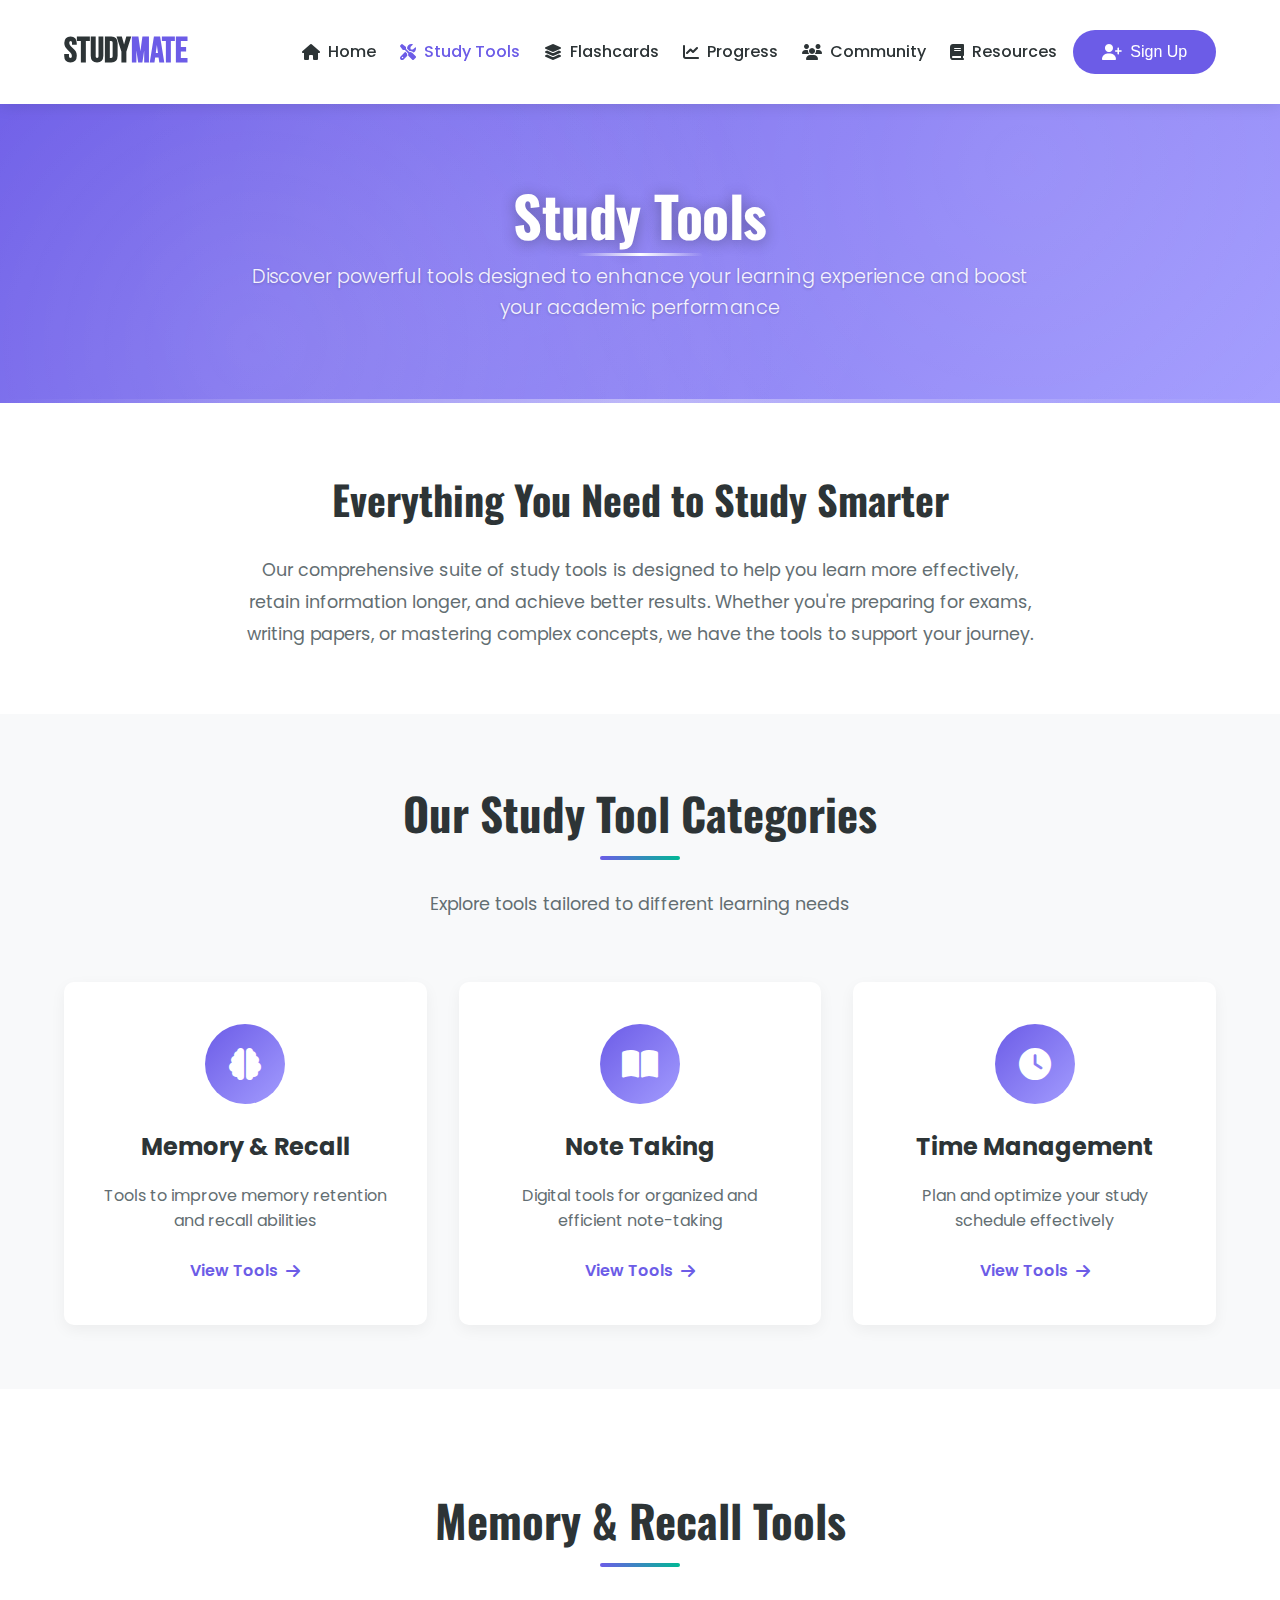
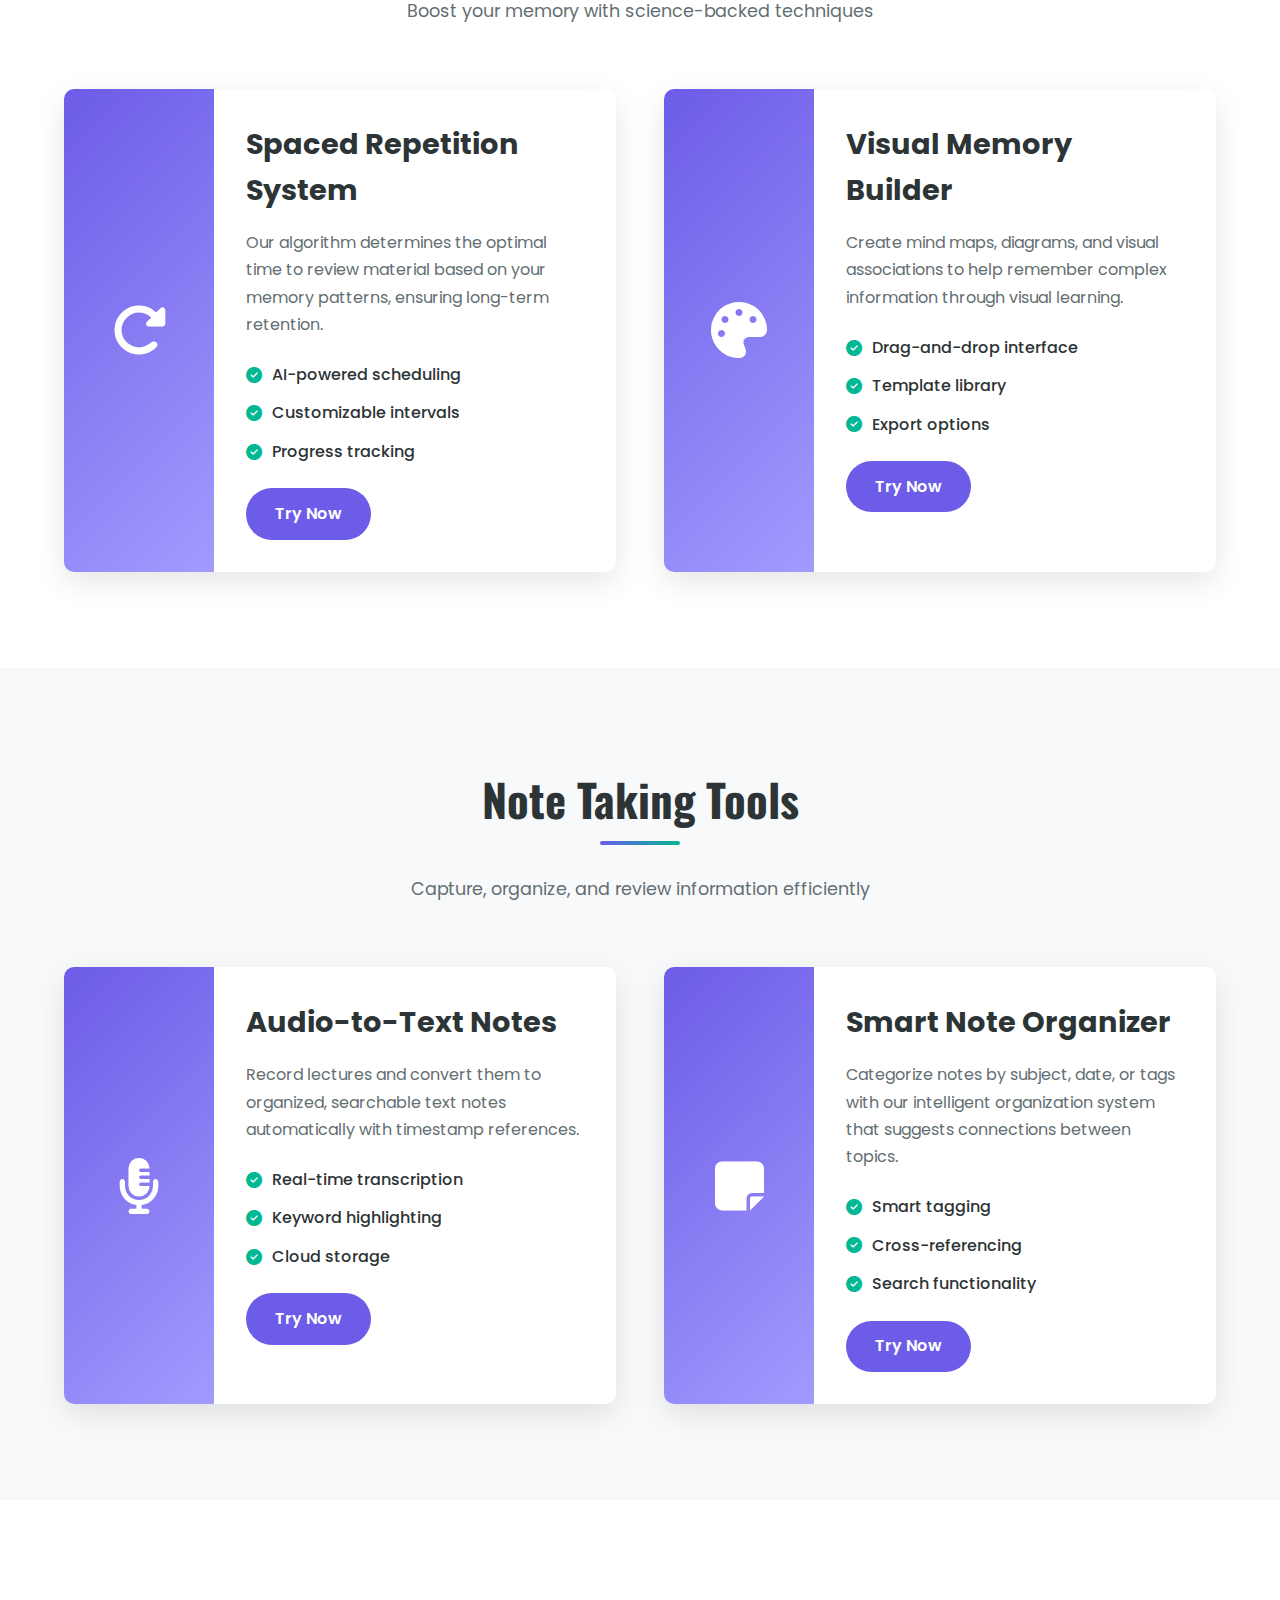
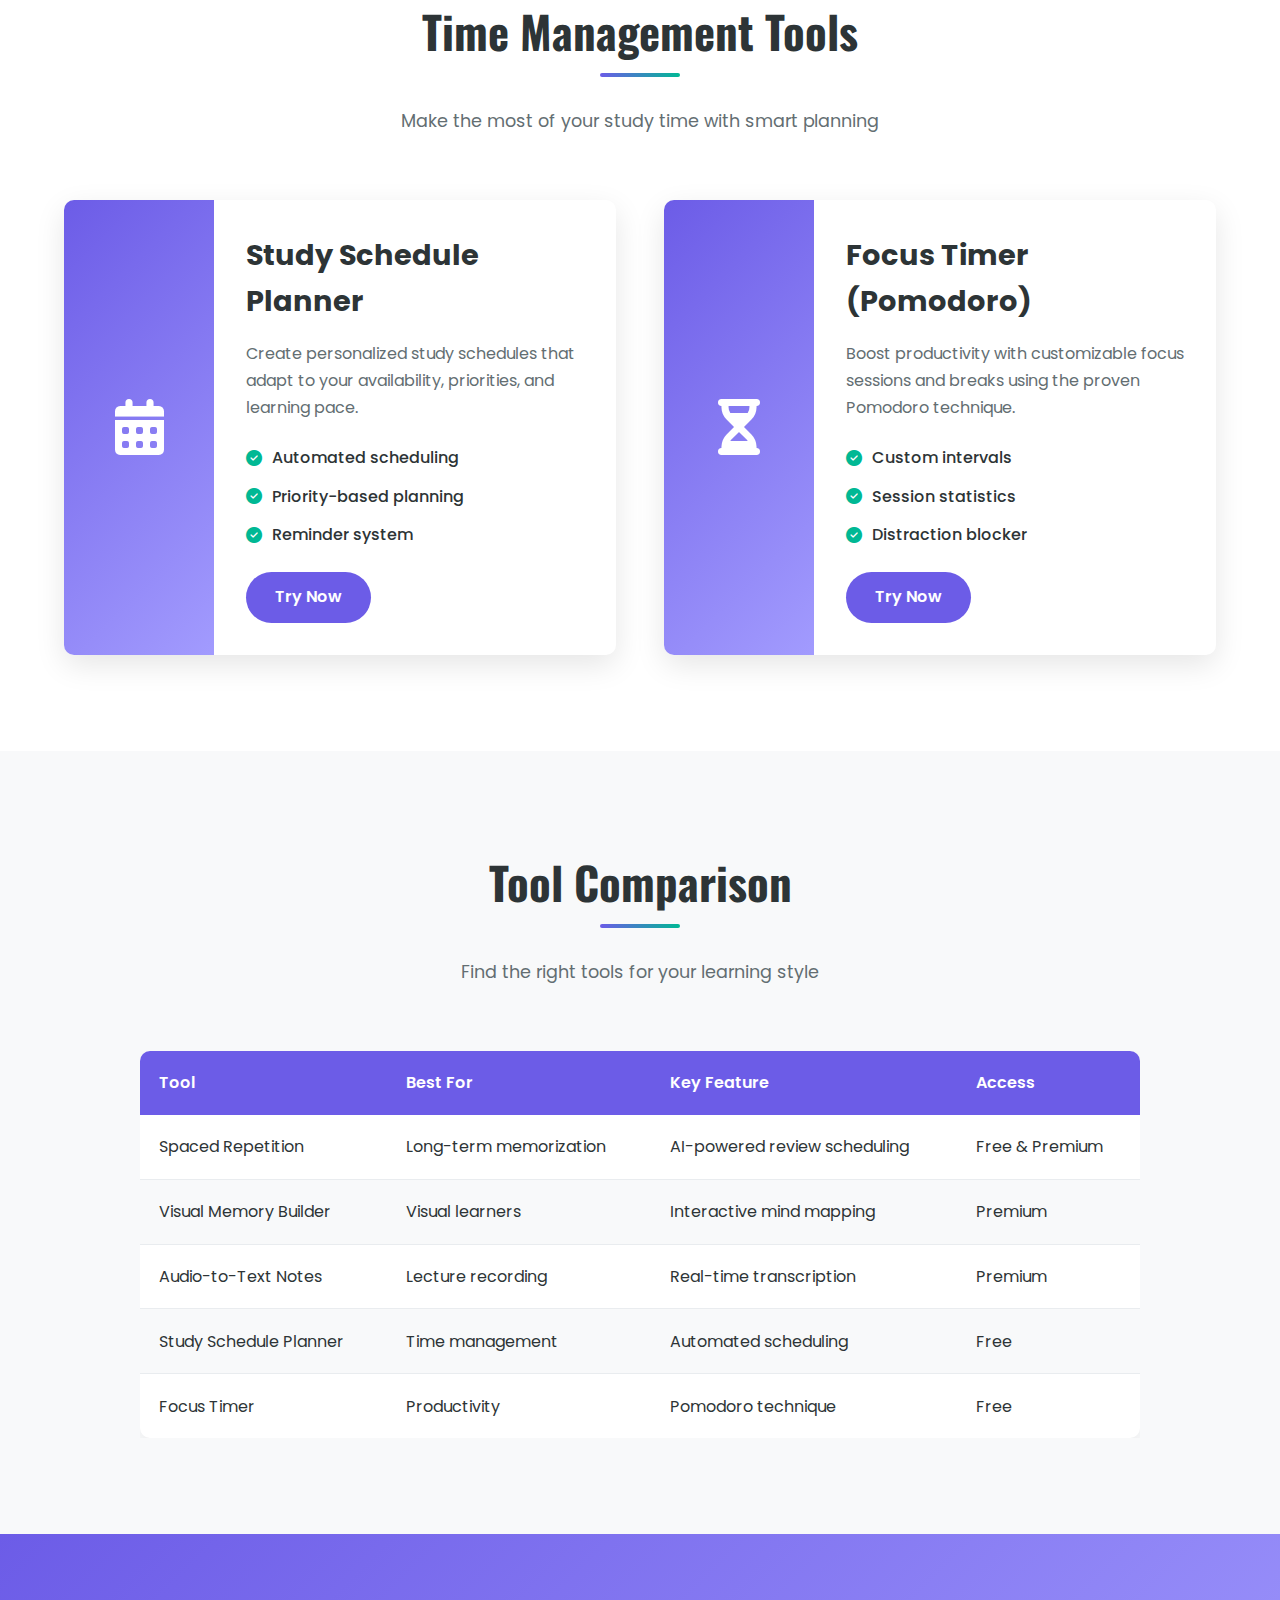
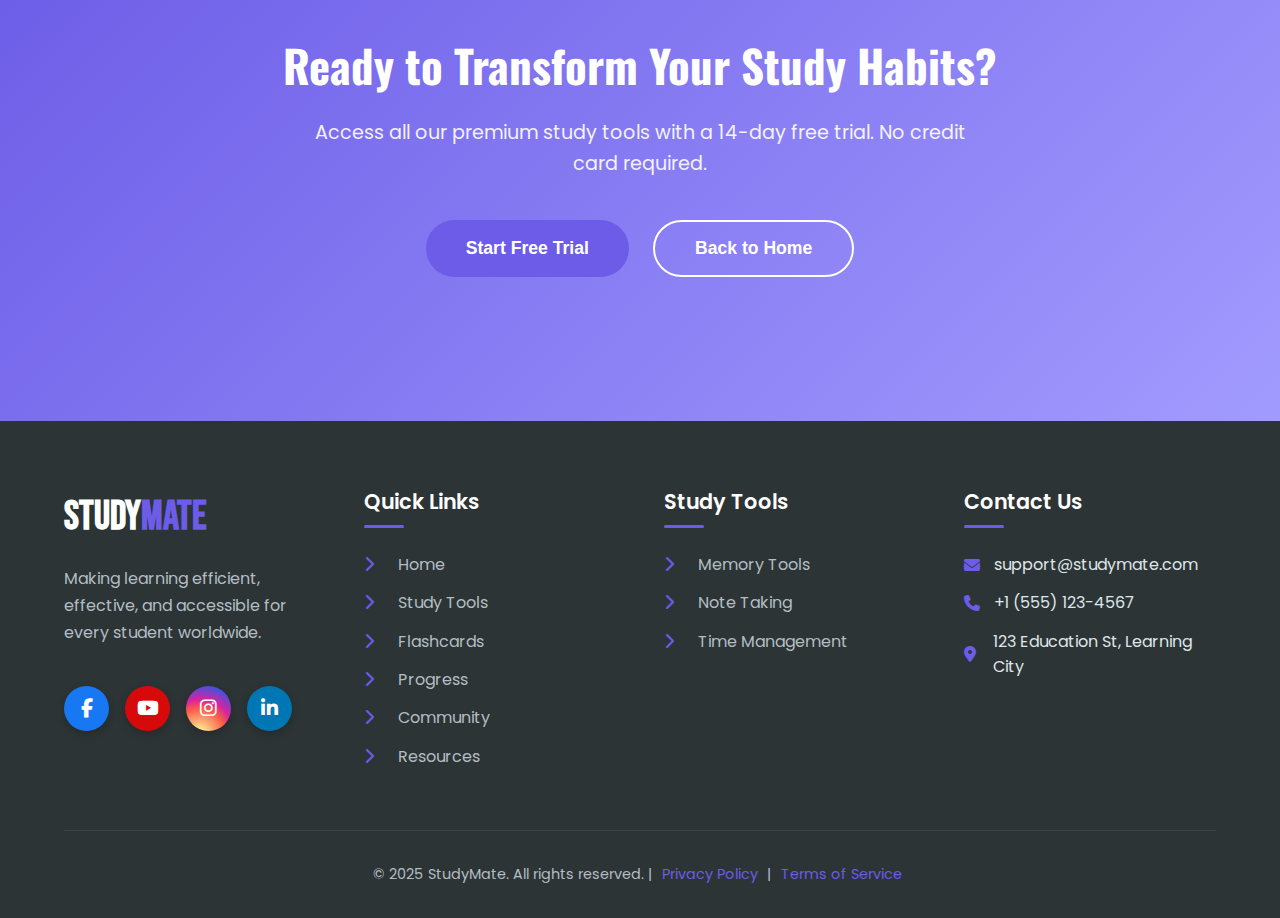
<file: study-tools.html>
<!DOCTYPE html>
<html lang="en">

<head>
    <meta charset="UTF-8">
    <meta name="viewport" content="width=device-width, initial-scale=1.0">
    <title>Study Tools - StudyMate</title>
    <link rel="stylesheet" href="style.css">
    <link rel="stylesheet" href="study-tools.css">
    <link rel="preconnect" href="https://fonts.googleapis.com">
    <link rel="preconnect" href="https://fonts.gstatic.com" crossorigin>
    <link
        href="https://fonts.googleapis.com/css2?family=Ancizar+Serif:ital,wght@0,300..900;1,300..900&family=Bebas+Neue&family=Oswald:wght@200..700&family=Poppins:ital,wght@0,100;0,200;0,300;0,400;0,500;0,600;0,700;0,800;0,900&display=swap"
        rel="stylesheet">
    <link rel="stylesheet" href="https://cdnjs.cloudflare.com/ajax/libs/font-awesome/6.4.0/css/all.min.css">
    <script src="main.js"></script>
    
</head>

<body>

    <nav class="navbar">
        <div class="logo">
            <span class="logoText">Study<span class="mate">Mate</span></span>
        </div>
        <div class="menu">
            <ul>
                <li><a href="index.html"><i class="fas fa-home"></i> Home</a></li>
                <li><a href="study-tools.html" class="active"><i class="fas fa-tools"></i> Study Tools</a></li>
                <li><a href="flashcards.html"><i class="fas fa-layer-group"></i> Flashcards</a></li>
                <li><a href="progress.html"><i class="fas fa-chart-line"></i> Progress</a></li>
                <li><a href="community.html"><i class="fas fa-users"></i> Community</a></li>
                <li><a href="resources.html"><i class="fas fa-book"></i> Resources</a></li>
                <button class="nav-btn"><a href="signUp.html"><i class="fas fa-user-plus"></i> Sign Up</a></button>
            </ul>
        </div>
        <div class="mobile-menu-btn">
            <i class="fas fa-bars"></i>
        </div>
    </nav>

    <section class="page-header">
        <div class="header-content">
            <h1>Study Tools</h1>
            <p>Discover powerful tools designed to enhance your learning experience and boost your academic performance
            </p>
        </div>
    </section>

    <section class="tools-intro">
        <div class="container">
            <h2>Everything You Need to Study Smarter</h2>
            <p>Our comprehensive suite of study tools is designed to help you learn more effectively, retain information
                longer, and achieve better results. Whether you're preparing for exams, writing papers, or mastering
                complex concepts, we have the tools to support your journey.</p>
        </div>
    </section>

    <section class="tools-categories">
        <div class="section-header">
            <h2>Our Study Tool Categories</h2>
            <p>Explore tools tailored to different learning needs</p>
        </div>

        <div class="categories-grid">
            <div class="category-card">
                <div class="category-icon">
                    <i class="fas fa-brain"></i>
                </div>
                <h3>Memory & Recall</h3>
                <p>Tools to improve memory retention and recall abilities</p>
                <a href="#memory-tools" class="category-link">View Tools <i class="fas fa-arrow-right"></i></a>
            </div>

            <div class="category-card">
                <div class="category-icon">
                    <i class="fas fa-book-open"></i>
                </div>
                <h3>Note Taking</h3>
                <p>Digital tools for organized and efficient note-taking</p>
                <a href="#note-tools" class="category-link">View Tools <i class="fas fa-arrow-right"></i></a>
            </div>

            <div class="category-card">
                <div class="category-icon">
                    <i class="fas fa-clock"></i>
                </div>
                <h3>Time Management</h3>
                <p>Plan and optimize your study schedule effectively</p>
                <a href="#time-tools" class="category-link">View Tools <i class="fas fa-arrow-right"></i></a>
            </div>


        </div>
    </section>

    <section class="featured-tools" id="memory-tools">
        <div class="section-header">
            <h2>Memory & Recall Tools</h2>
            <p>Boost your memory with science-backed techniques</p>
        </div>

        <div class="tools-grid">
            <div class="tool-card">
                <div class="tool-image">
                    <i class="fas fa-redo-alt"></i>
                </div>
                <div class="tool-info">
                    <h3>Spaced Repetition System</h3>
                    <p>Our algorithm determines the optimal time to review material based on your memory patterns,
                        ensuring long-term retention.</p>
                    <div class="tool-features">
                        <span><i class="fas fa-check-circle"></i> AI-powered scheduling</span>
                        <span><i class="fas fa-check-circle"></i> Customizable intervals</span>
                        <span><i class="fas fa-check-circle"></i> Progress tracking</span>
                    </div>
                    <a href="https://e-student.org/spaced-repetition/" class="tool-btn">Try Now</a>
                </div>
            </div>

            <div class="tool-card">
                <div class="tool-image">
                    <i class="fas fa-palette"></i>
                </div>
                <div class="tool-info">
                    <h3>Visual Memory Builder</h3>
                    <p>Create mind maps, diagrams, and visual associations to help remember complex information through
                        visual learning.</p>
                    <div class="tool-features">
                        <span><i class="fas fa-check-circle"></i> Drag-and-drop interface</span>
                        <span><i class="fas fa-check-circle"></i> Template library</span>
                        <span><i class="fas fa-check-circle"></i> Export options</span>
                    </div>
                    <a href="https://palacearchitect.com/builder" class="tool-btn">Try Now</a>
                </div>
            </div>
        </div>
    </section>

    <section class="featured-tools alt-bg" id="note-tools">
        <div class="section-header">
            <h2>Note Taking Tools</h2>
            <p>Capture, organize, and review information efficiently</p>
        </div>

        <div class="tools-grid">
            <div class="tool-card">
                <div class="tool-image">
                    <i class="fas fa-microphone-alt"></i>
                </div>
                <div class="tool-info">
                    <h3>Audio-to-Text Notes</h3>
                    <p>Record lectures and convert them to organized, searchable text notes automatically with timestamp
                        references.</p>
                    <div class="tool-features">
                        <span><i class="fas fa-check-circle"></i> Real-time transcription</span>
                        <span><i class="fas fa-check-circle"></i> Keyword highlighting</span>
                        <span><i class="fas fa-check-circle"></i> Cloud storage</span>
                    </div>
                    <a href="https://search.yahoo.com/search?fr=mcafee&type=E211US1045G0&p=Audio-to-Text+Notes"
                        class="tool-btn">Try Now</a>
                </div>
            </div>

            <div class="tool-card">
                <div class="tool-image">
                    <i class="fas fa-sticky-note"></i>
                </div>
                <div class="tool-info">
                    <h3>Smart Note Organizer</h3>
                    <p>Categorize notes by subject, date, or tags with our intelligent organization system that suggests
                        connections between topics.</p>
                    <div class="tool-features">
                        <span><i class="fas fa-check-circle"></i> Smart tagging</span>
                        <span><i class="fas fa-check-circle"></i> Cross-referencing</span>
                        <span><i class="fas fa-check-circle"></i> Search functionality</span>
                    </div>
                    <a href="https://www.clipto.com/convert-audio-and-video-to-text?utm_source=bing&utm_medium=cpc&utm_campaign=487159336&utm_content=1230354795177781&adid=76897315533040&msclkid=4bcd9aadcfd81cf5ecbef3e4863d19e3"
                        class="tool-btn">Try Now</a>
                </div>
            </div>
        </div>
    </section>

    <section class="featured-tools" id="time-tools">
        <div class="section-header">
            <h2>Time Management Tools</h2>
            <p>Make the most of your study time with smart planning</p>
        </div>

        <div class="tools-grid">
            <div class="tool-card">
                <div class="tool-image">
                    <i class="fas fa-calendar-alt"></i>
                </div>
                <div class="tool-info">
                    <h3>Study Schedule Planner</h3>
                    <p>Create personalized study schedules that adapt to your availability, priorities, and learning
                        pace.</p>
                    <div class="tool-features">
                        <span><i class="fas fa-check-circle"></i> Automated scheduling</span>
                        <span><i class="fas fa-check-circle"></i> Priority-based planning</span>
                        <span><i class="fas fa-check-circle"></i> Reminder system</span>
                    </div>
                    <a href="https://www.formandtemplate.com/study-plan-templates/?msclkid=b64e7a273a7d149237d5136e703c7d56&utm_source=bing&utm_medium=cpc&utm_campaign=FAT%20-%20CPC%20-%20Education%20-%20PC%20-%20251112&utm_term=study%20schedule%20template&utm_content=Study%20Plan"
                        class="tool-btn">Try Now</a>
                </div>
            </div>

            <div class="tool-card">
                <div class="tool-image">
                    <i class="fas fa-hourglass-half"></i>
                </div>
                <div class="tool-info">
                    <h3>Focus Timer (Pomodoro)</h3>
                    <p>Boost productivity with customizable focus sessions and breaks using the proven Pomodoro
                        technique.</p>
                    <div class="tool-features">
                        <span><i class="fas fa-check-circle"></i> Custom intervals</span>
                        <span><i class="fas fa-check-circle"></i> Session statistics</span>
                        <span><i class="fas fa-check-circle"></i> Distraction blocker</span>
                    </div>
                    <a href="https://pomofocus.io/" class="tool-btn">Try Now</a>
                </div>
            </div>
        </div>
    </section>

    <section class="tool-comparison alt-bg">
        <div class="section-header">
            <h2>Tool Comparison</h2>
            <p>Find the right tools for your learning style</p>
        </div>

        <div class="comparison-table">
            <table>
                <thead>
                    <tr>
                        <th>Tool</th>
                        <th>Best For</th>
                        <th>Key Feature</th>
                        <th>Access</th>
                    </tr>
                </thead>
                <tbody>
                    <tr>
                        <td>Spaced Repetition</td>
                        <td>Long-term memorization</td>
                        <td>AI-powered review scheduling</td>
                        <td>Free & Premium</td>
                    </tr>
                    <tr>
                        <td>Visual Memory Builder</td>
                        <td>Visual learners</td>
                        <td>Interactive mind mapping</td>
                        <td>Premium</td>
                    </tr>
                    <tr>
                        <td>Audio-to-Text Notes</td>
                        <td>Lecture recording</td>
                        <td>Real-time transcription</td>
                        <td>Premium</td>
                    </tr>
                    <tr>
                        <td>Study Schedule Planner</td>
                        <td>Time management</td>
                        <td>Automated scheduling</td>
                        <td>Free</td>
                    </tr>
                    <tr>
                        <td>Focus Timer</td>
                        <td>Productivity</td>
                        <td>Pomodoro technique</td>
                        <td>Free</td>
                    </tr>
                </tbody>
            </table>
        </div>
    </section>

    <section class="cta-tools">
        <div class="cta-content">
            <h2>Ready to Transform Your Study Habits?</h2>
            <p>Access all our premium study tools with a 14-day free trial. No credit card required.</p>
            <div class="cta-buttons">
                <button class="cta-btn primary"><a href="signUp.html">Start Free Trial</a></button>
                <button class="cta-btn secondary"><a href="index.html">Back to Home</a></button>
            </div>
        </div>
    </section>

    <footer>
        <div class="footer-content">
            <div class="footer-section">
                <div class="logo footer-logo">
                    <span class="logoText">Study<span class="mate">Mate</span></span>
                </div>
                <p>Making learning efficient, effective, and accessible for every student worldwide.</p>
                <div class="social-icons">
                    <a href="https://www.facebook.com/share/14RPMbnhgGu/" class="facebook"><i
                            class="fab fa-facebook-f"></i></a>
                    <a href="https://www.youtube.com/@AhmedAli-k7b" class="youtube"><i class="fab fa-youtube"></i></a>
                    <a href="https://www.instagram.com/ahmeyali.9/" class="instagram"><i
                            class="fab fa-instagram"></i></a>
                    <a href="https://www.linkedin.com/in/ahmed-ali-883129359" class="linkedin"><i
                            class="fab fa-linkedin-in"></i></a>
                </div>
            </div>
            <div class="footer-section">
                <h3>Quick Links</h3>
                <ul>
                    <li><a href="index.html"><i class="fas fa-chevron-right"></i> Home</a></li>
                    <li><a href="study-tools.html"><i class="fas fa-chevron-right"></i> Study Tools</a></li>
                    <li><a href="flashcards.html"><i class="fas fa-chevron-right"></i> Flashcards</a></li>
                    <li><a href="progress.html"><i class="fas fa-chevron-right"></i> Progress</a></li>
                    <li><a href="community.html"><i class="fas fa-chevron-right"></i> Community</a></li>
                    <li><a href="resources.html"><i class="fas fa-chevron-right"></i> Resources</a></li>
                </ul>
            </div>
            <div class="footer-section">
                <h3>Study Tools</h3>
                <ul>
                    <li><a href="#memory-tools"><i class="fas fa-chevron-right"></i> Memory Tools</a></li>
                    <li><a href="#note-tools"><i class="fas fa-chevron-right"></i> Note Taking</a></li>
                    <li><a href="#time-tools"><i class="fas fa-chevron-right"></i> Time Management</a></li>

                </ul>
            </div>
            <div class="footer-section">
                <h3>Contact Us</h3>
                <ul>
                    <li><i class="fas fa-envelope"></i> support@studymate.com</li>
                    <li><i class="fas fa-phone"></i> +1 (555) 123-4567</li>
                    <li><i class="fas fa-map-marker-alt"></i> 123 Education St, Learning City</li>
                </ul>
            </div>
        </div>
        <div class="footer-bottom">
            <p>&copy; 2025 StudyMate. All rights reserved. | <a href="privacy-policy.html">Privacy Policy</a> | <a
                    href="terms-of-service.html">Terms of Service</a></p>
        </div>
    </footer>


</body>

</html>
</file>
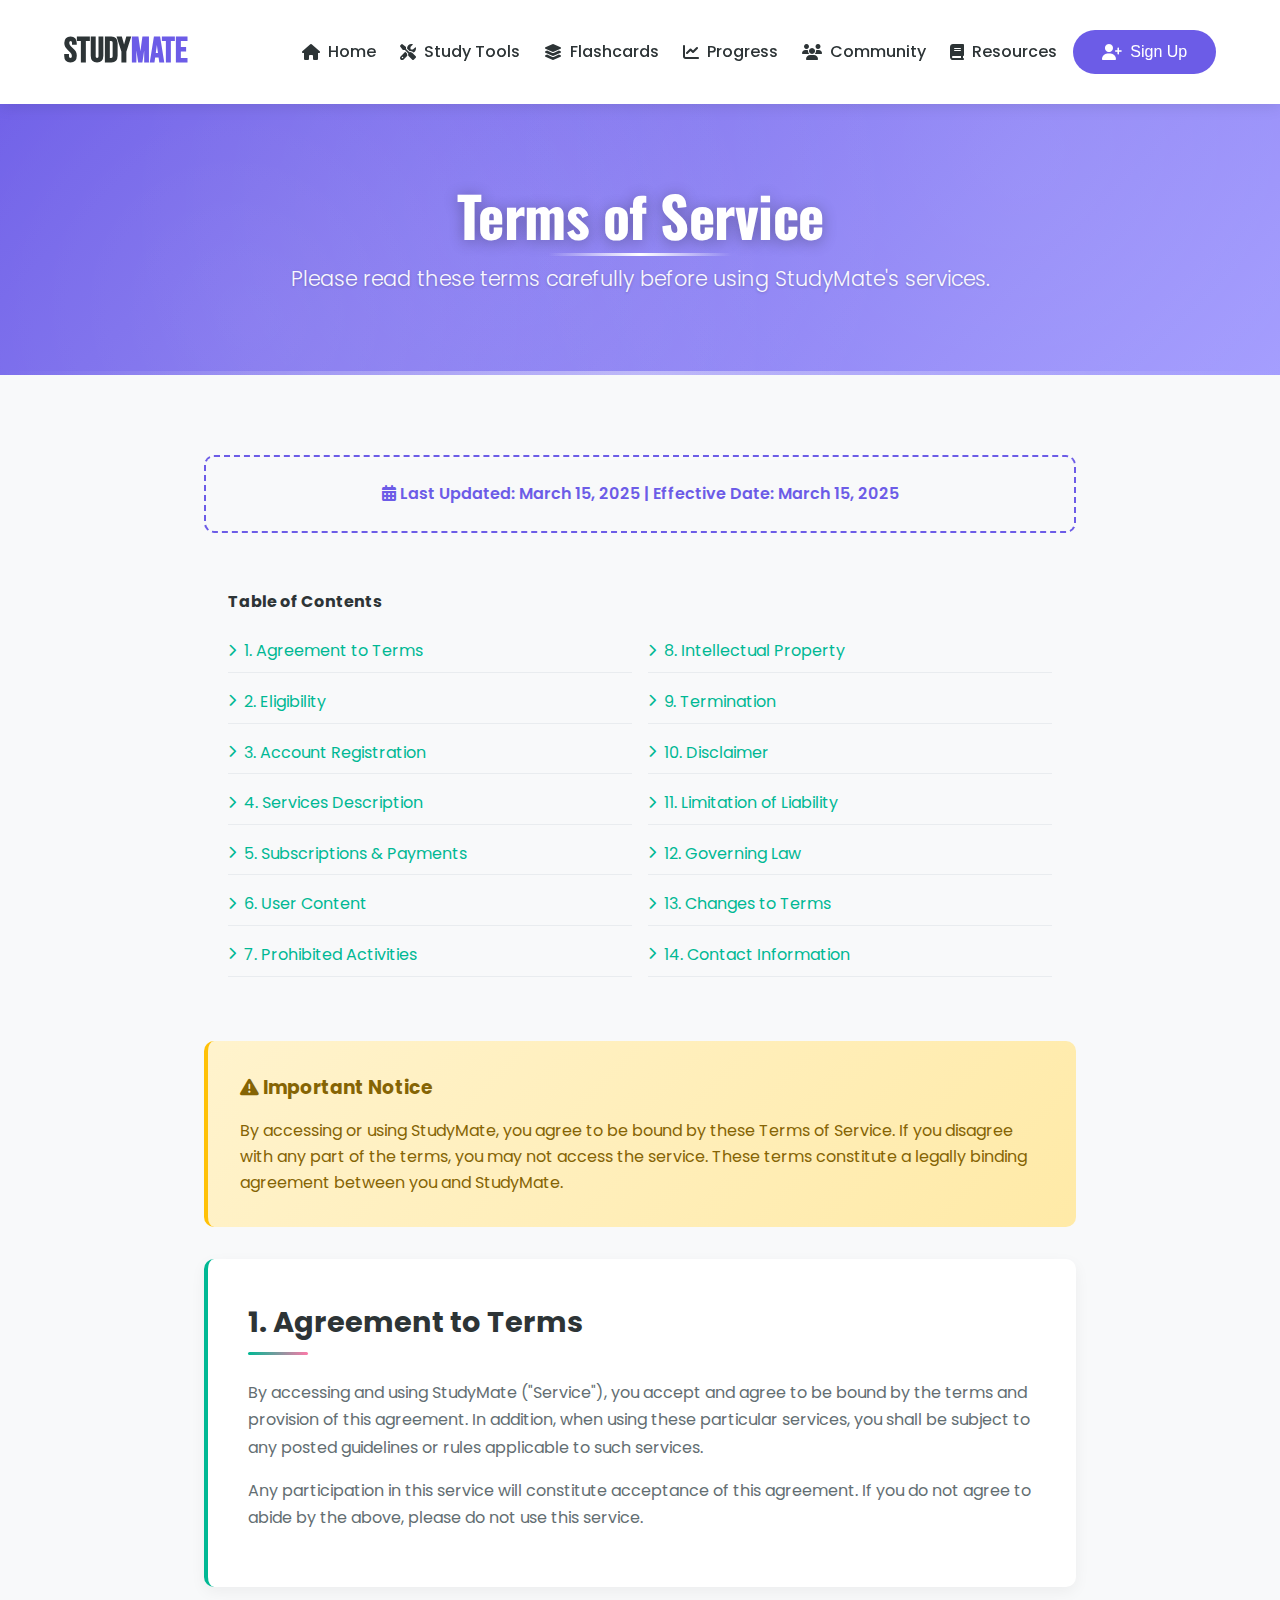
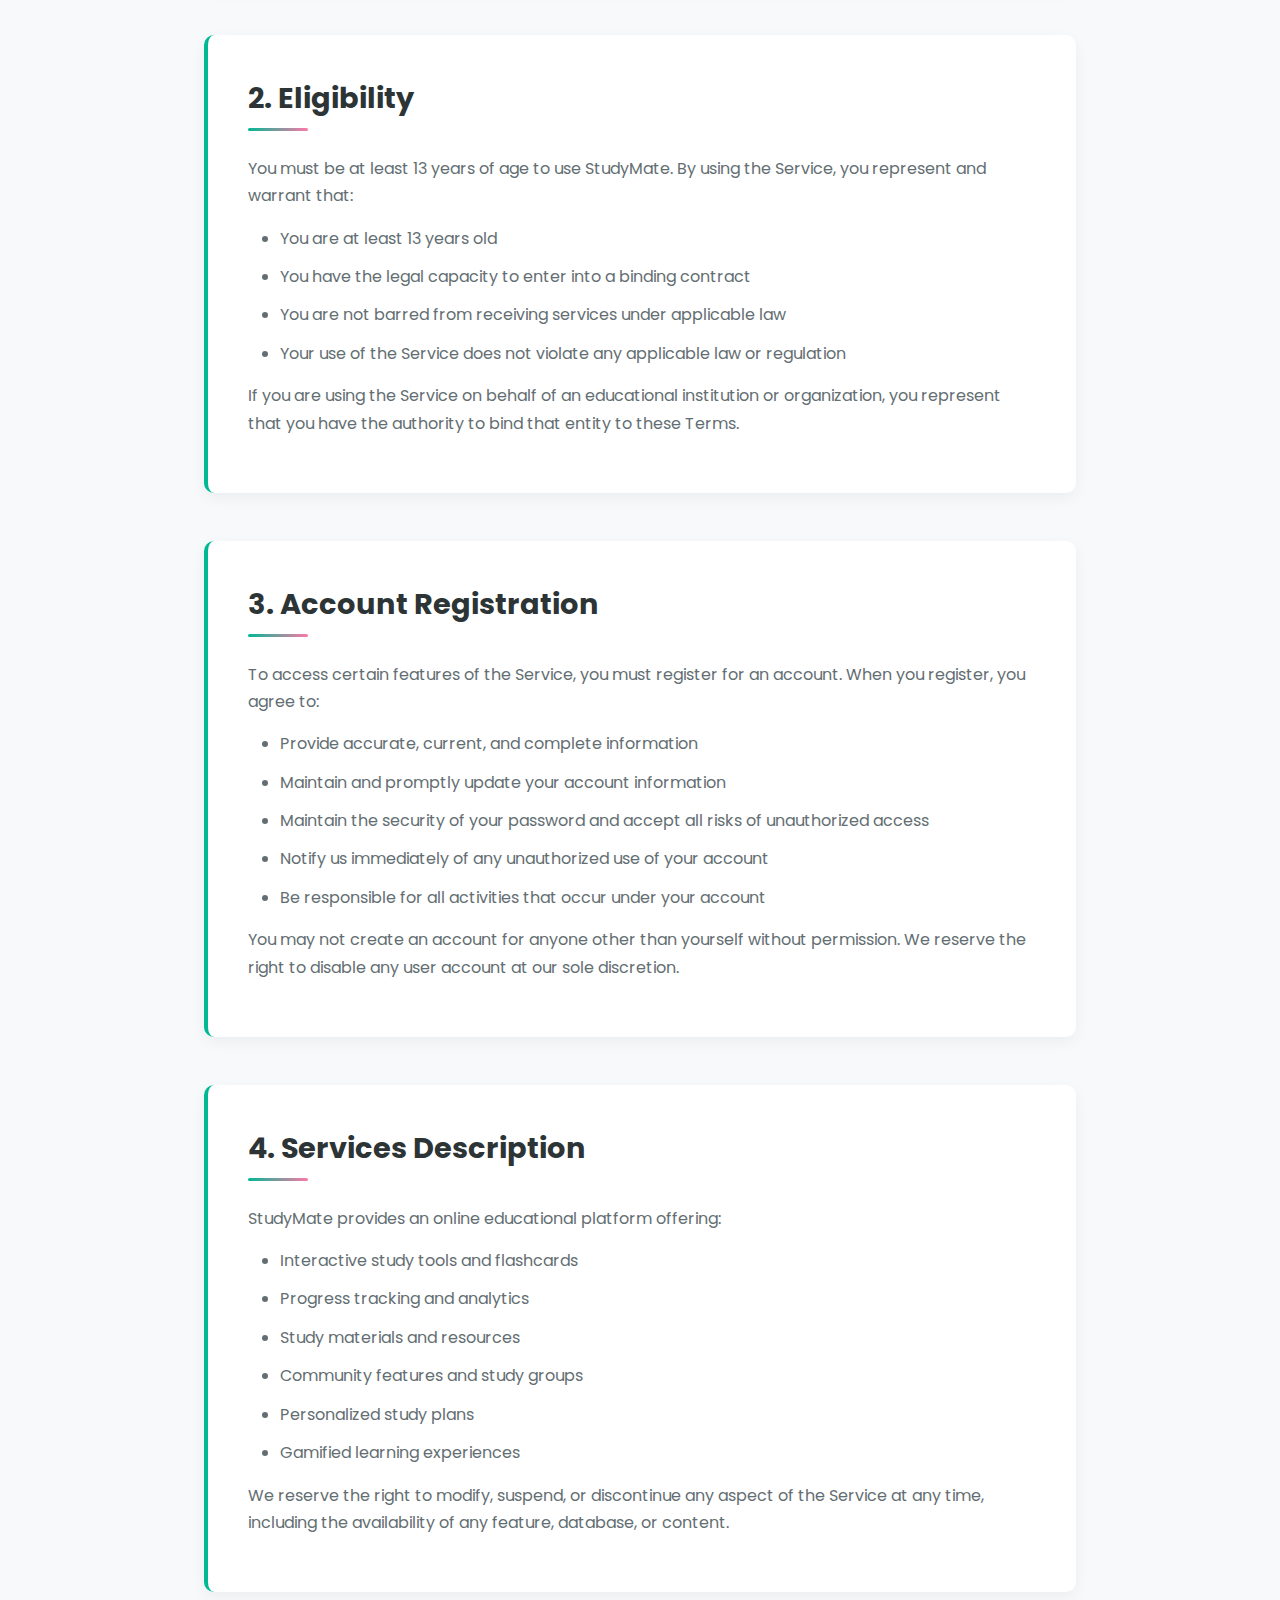
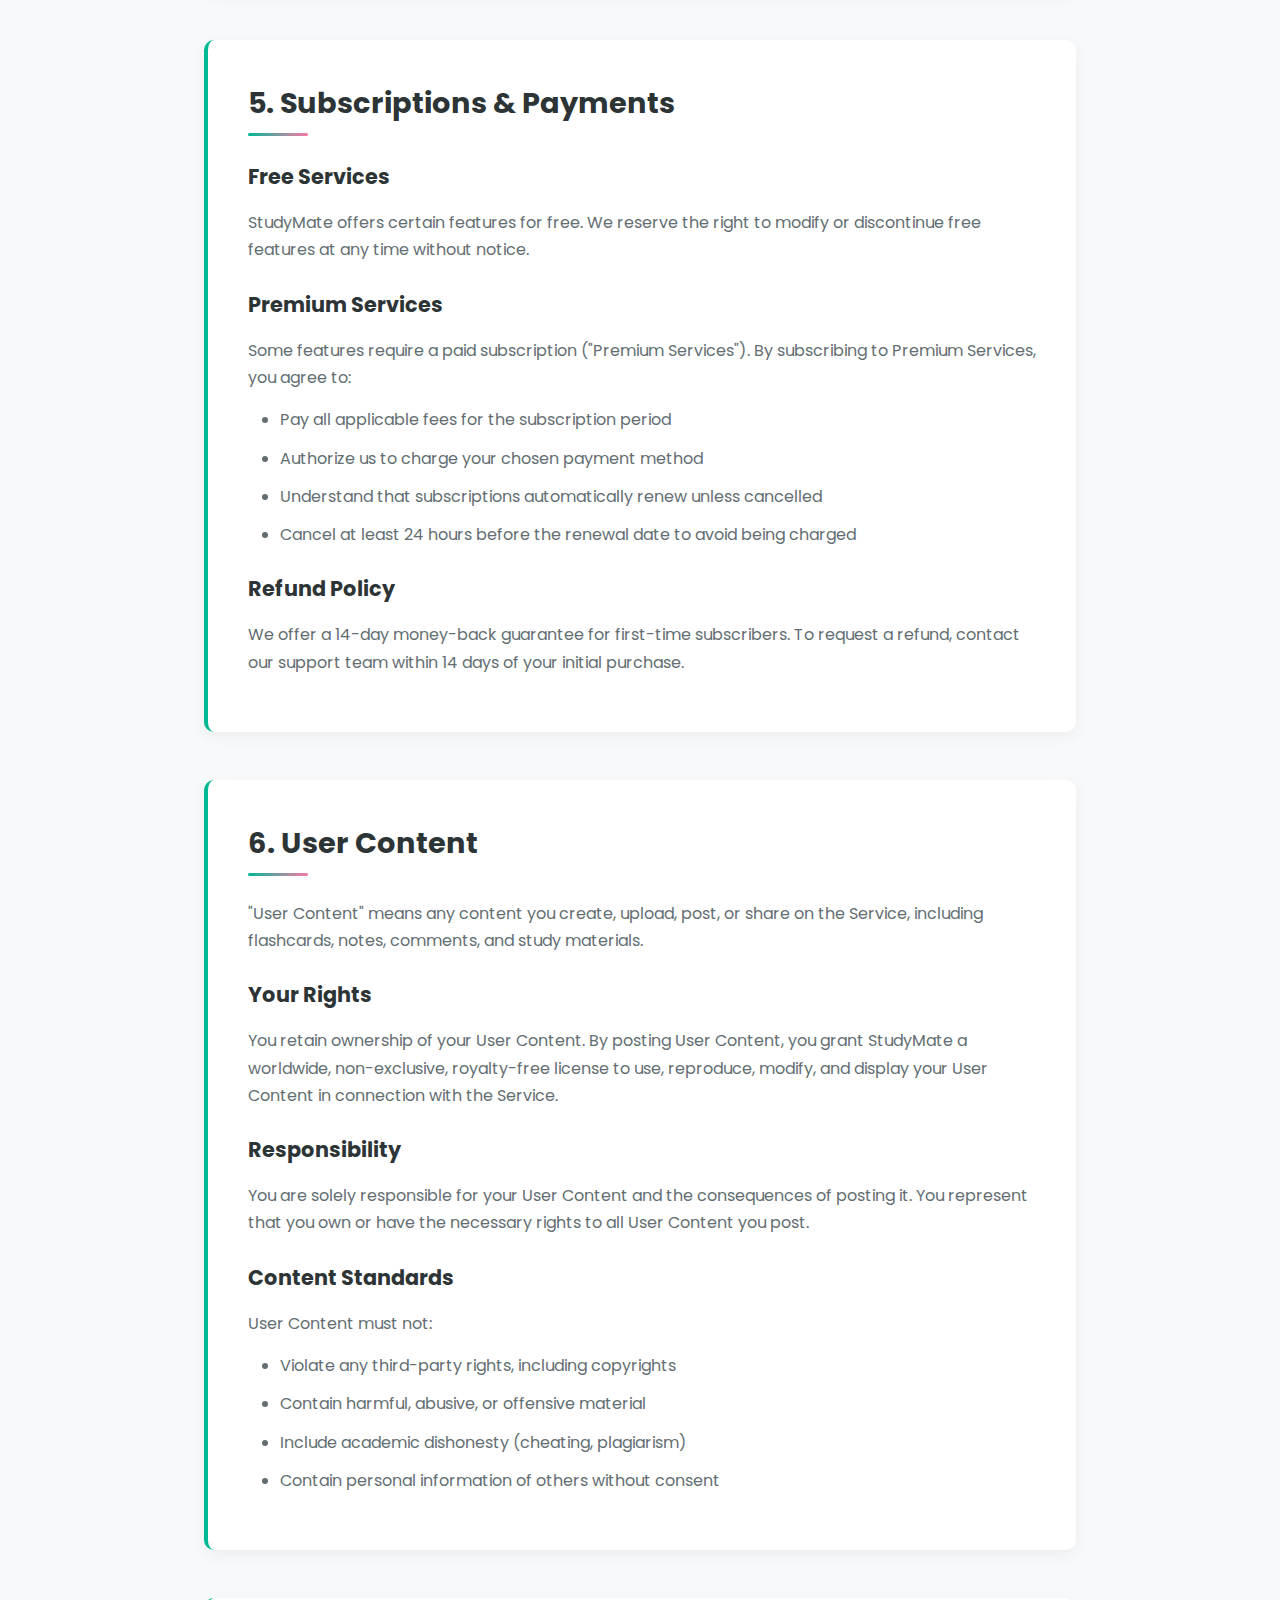
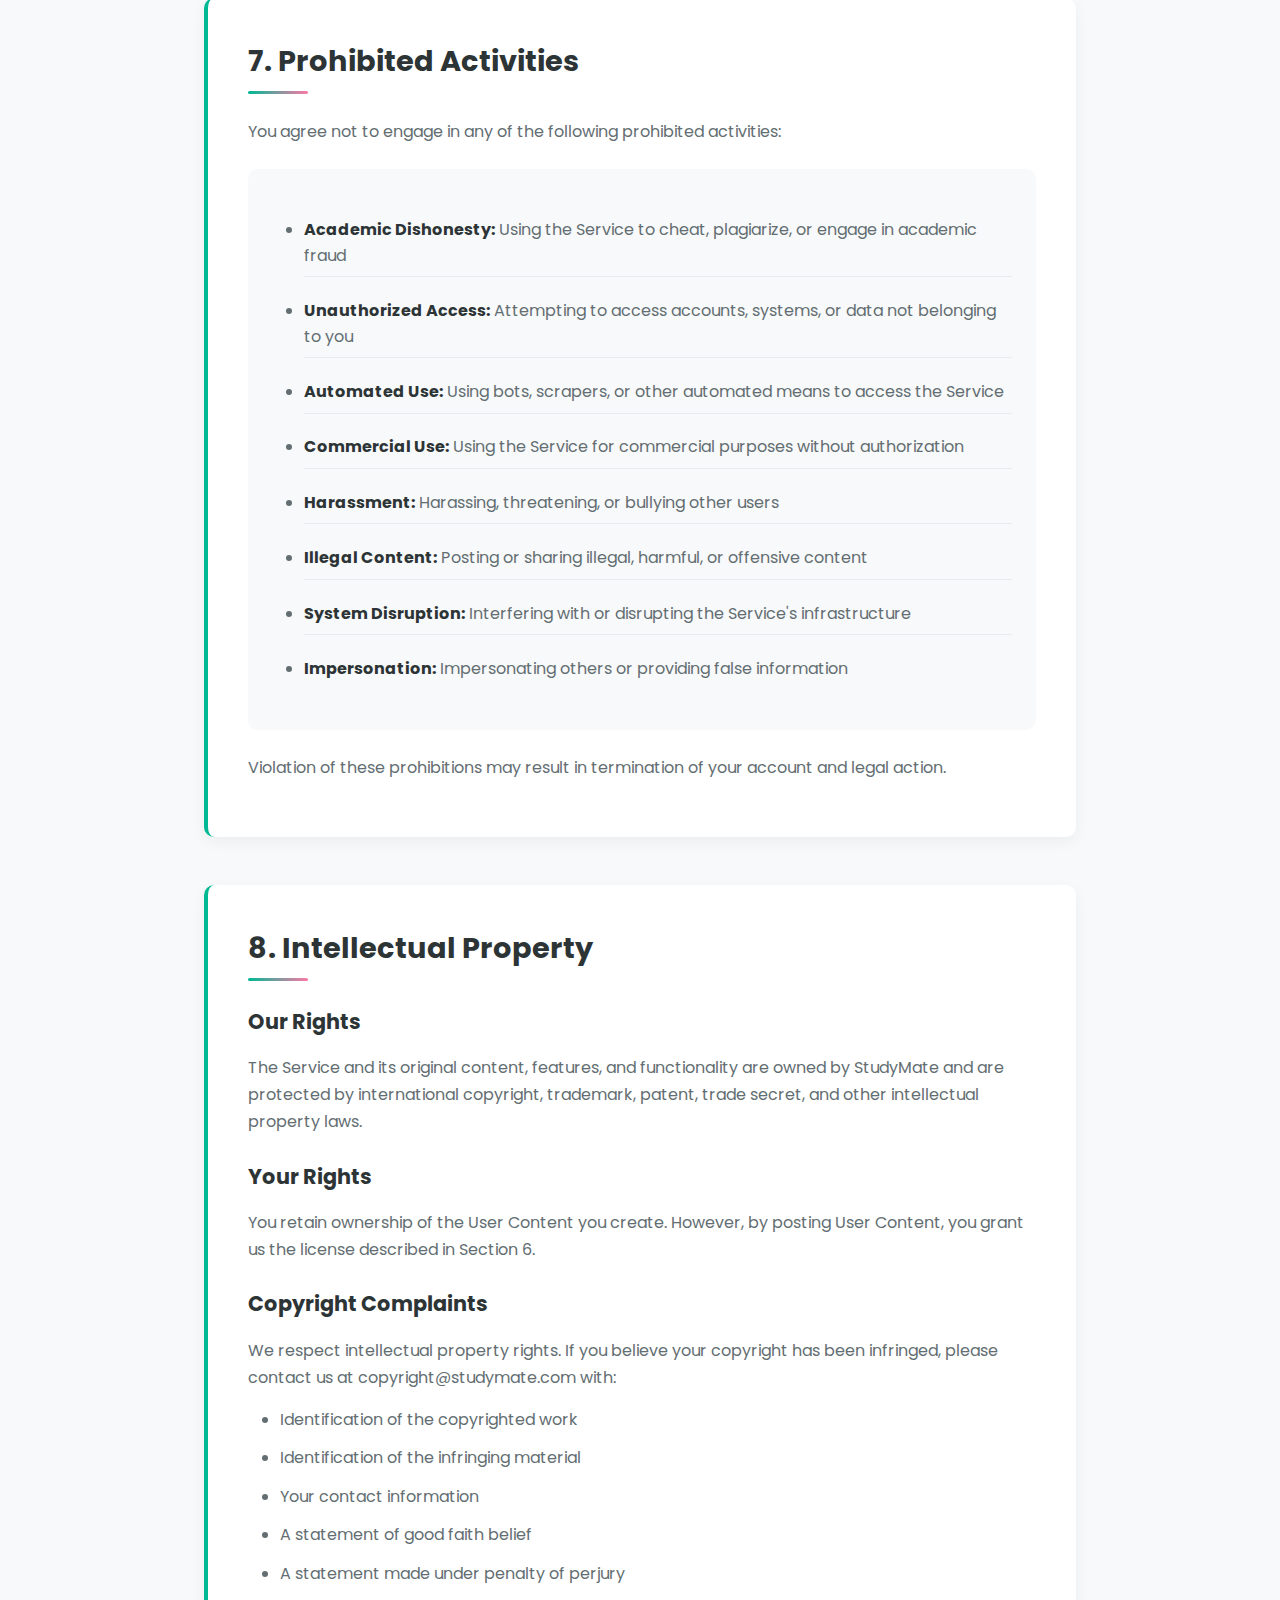
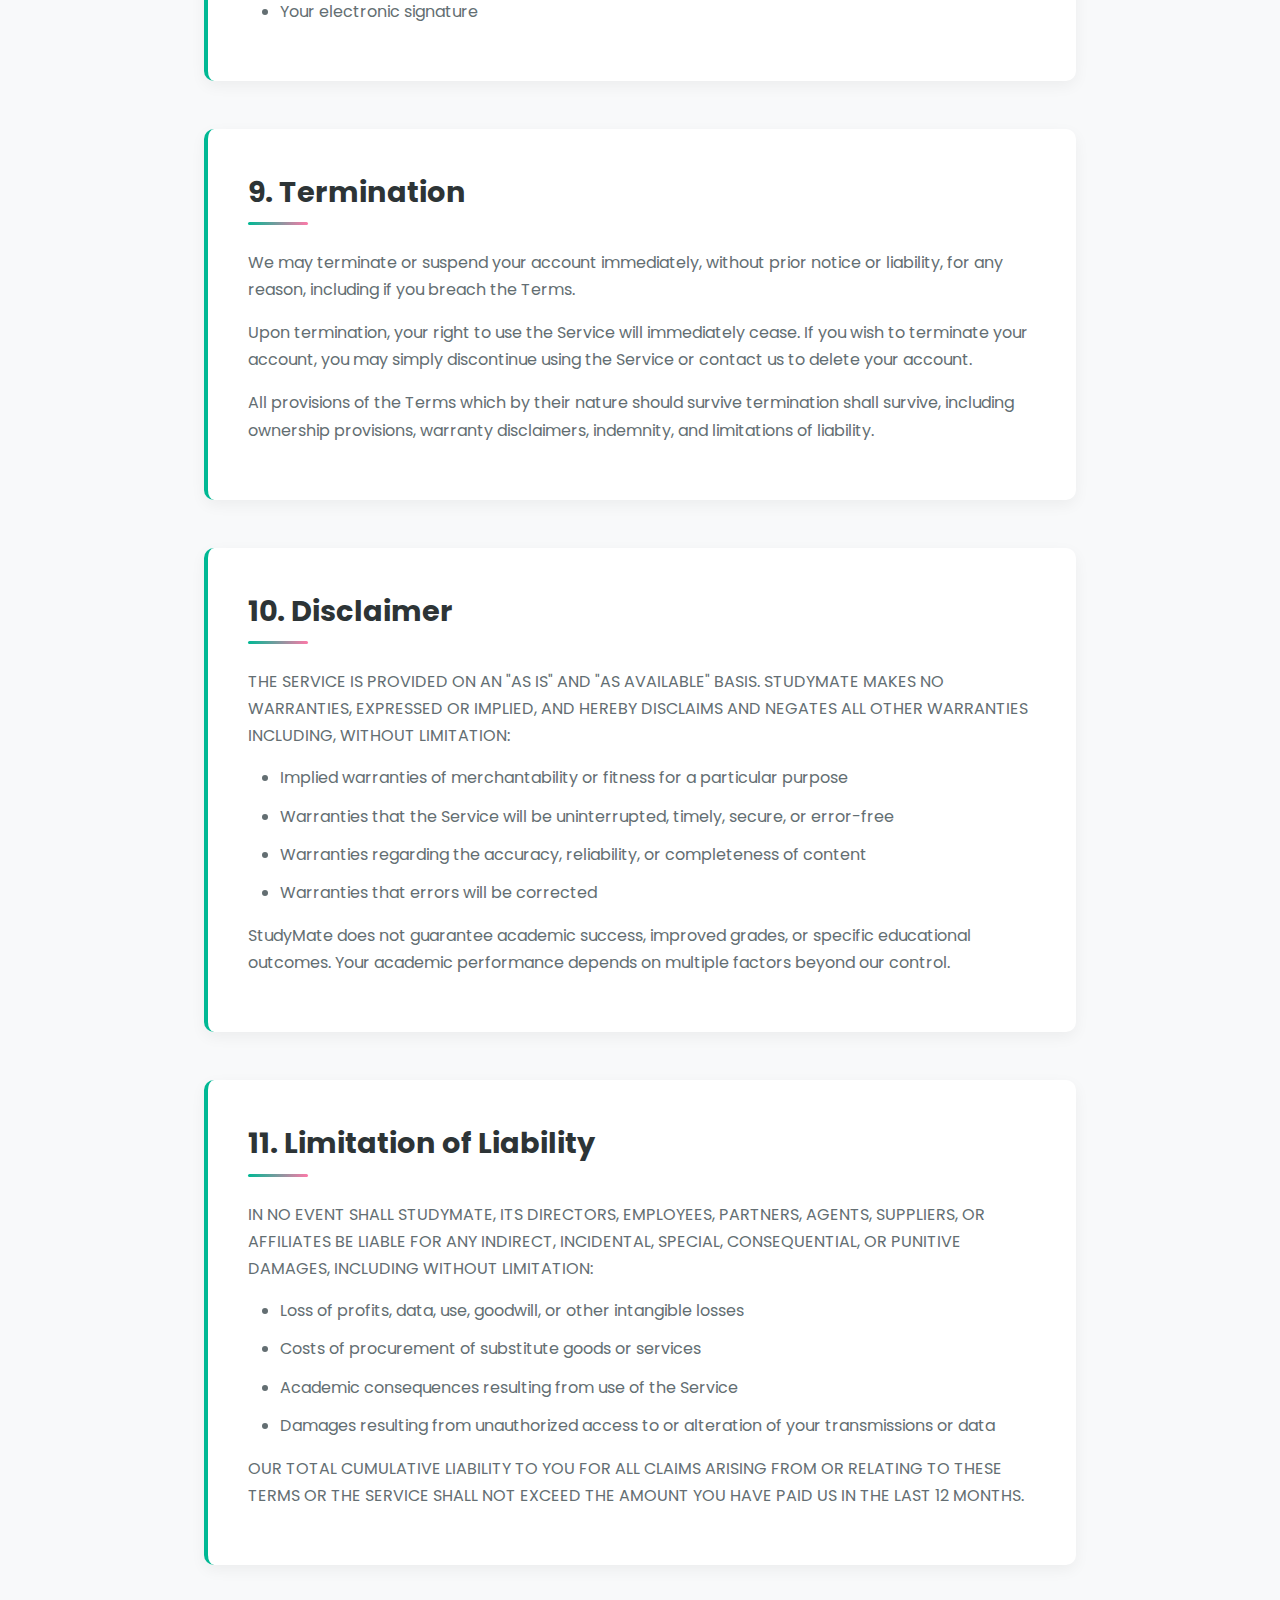
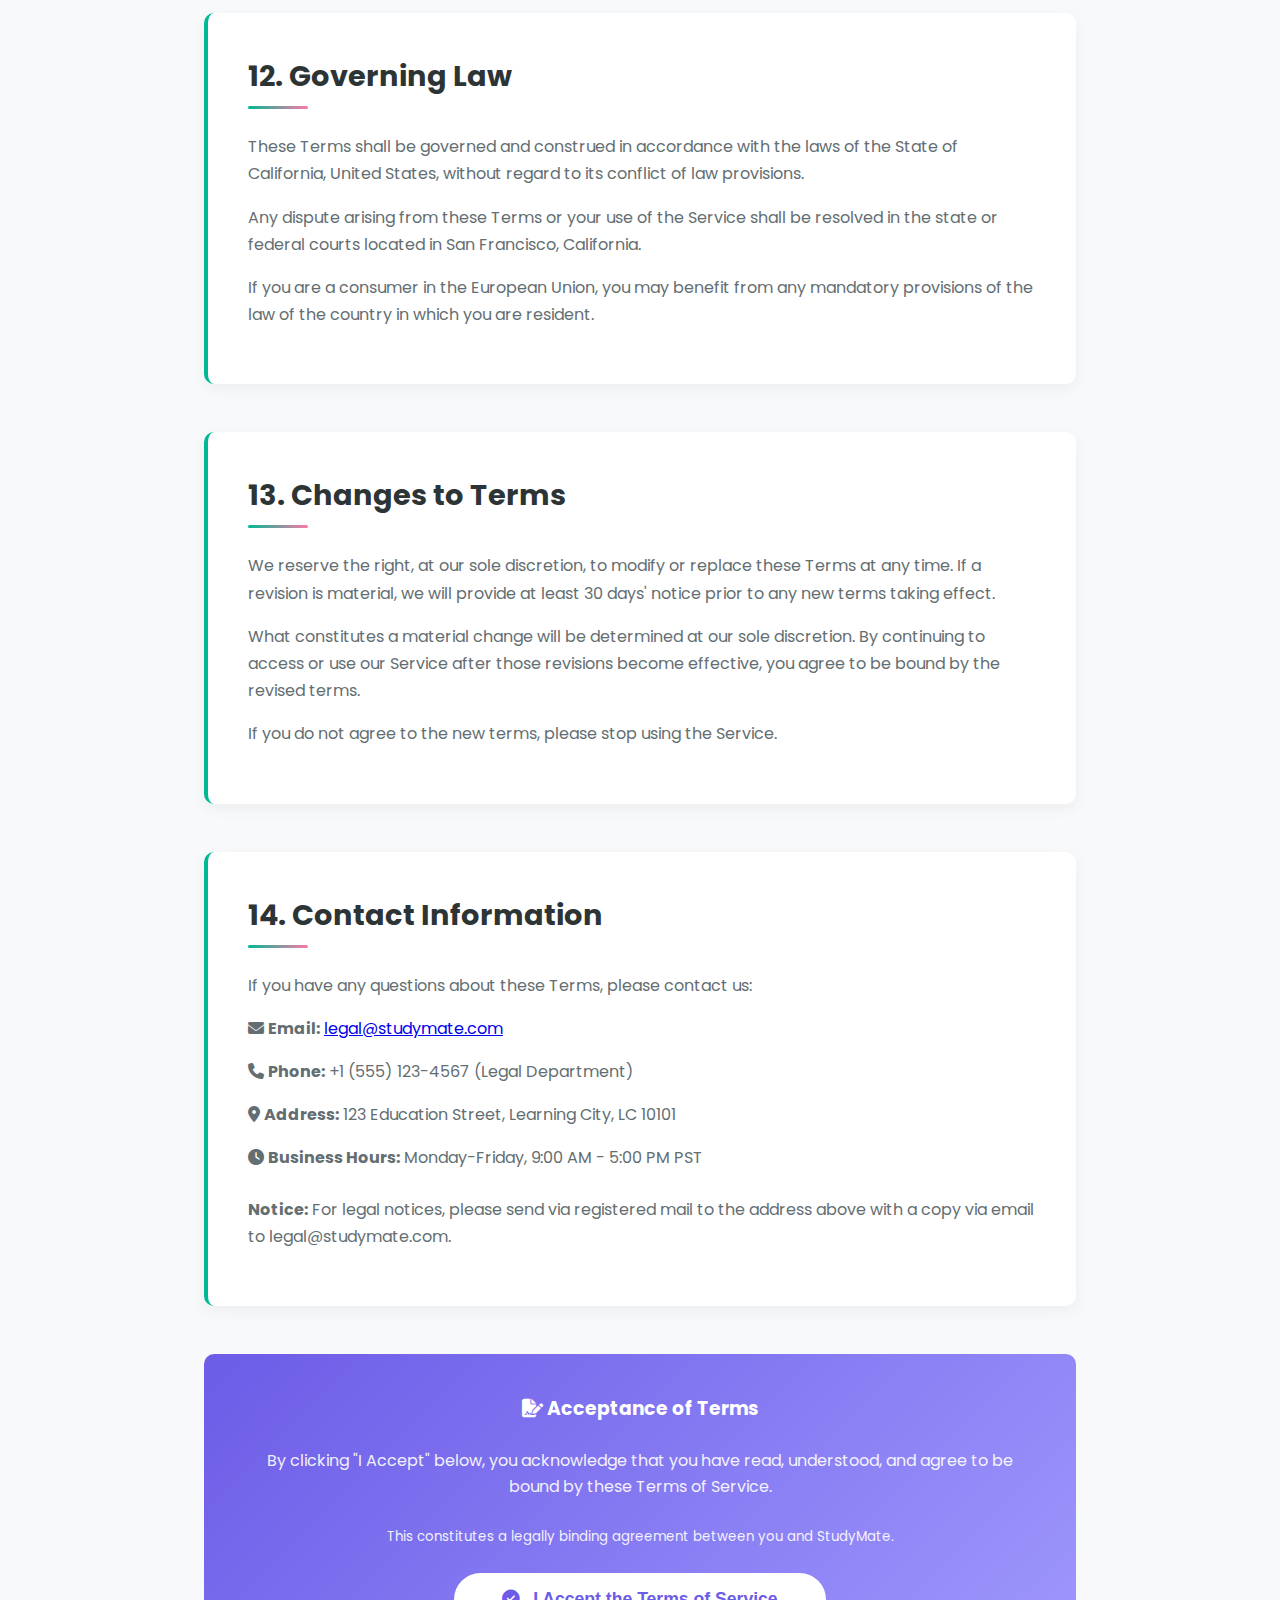
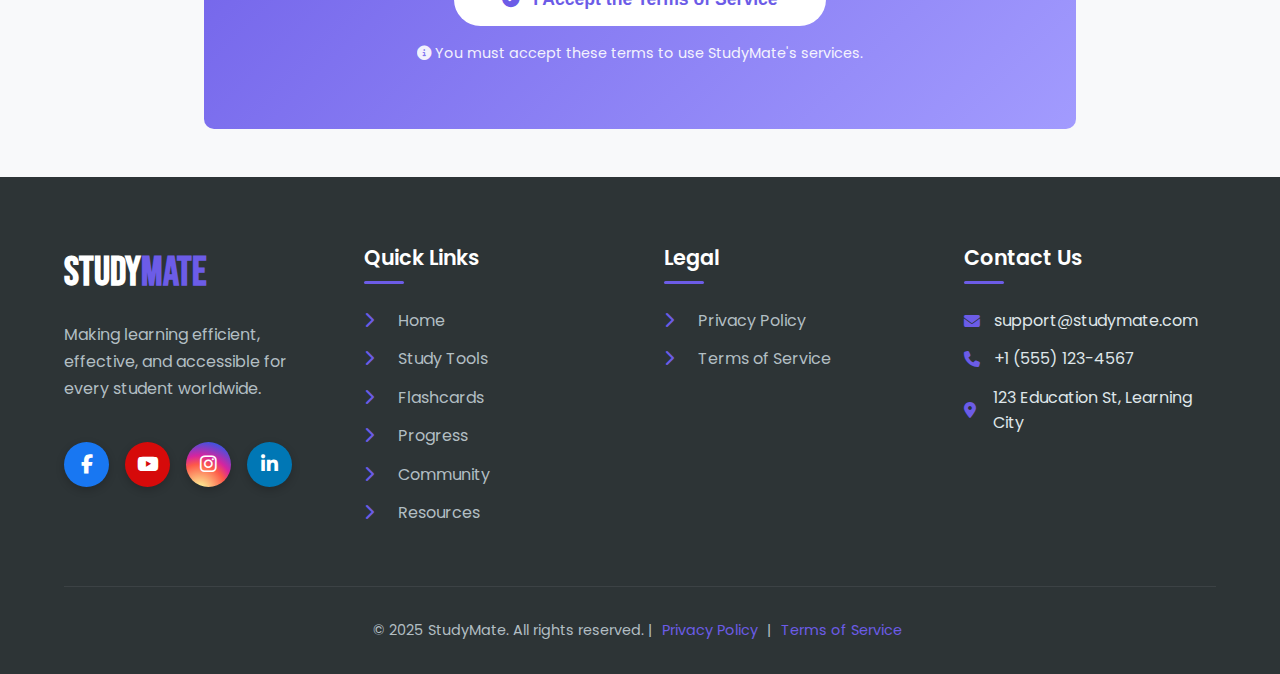
<file: terms-of-service.html>
<!DOCTYPE html>
<html lang="en">

<head>
    <meta charset="UTF-8">
    <meta name="viewport" content="width=device-width, initial-scale=1.0">
    <title>Terms of Service - StudyMate</title>
    <link rel="stylesheet" href="style.css">
    <link rel="stylesheet" href="resources.css">
    <link rel="preconnect" href="https://fonts.googleapis.com">
    <link rel="preconnect" href="https://fonts.gstatic.com" crossorigin>
    <link
        href="https://fonts.googleapis.com/css2?family=Ancizar+Serif:ital,wght@0,300..900;1,300..900&family=Bebas+Neue&family=Oswald:wght@200..700&family=Poppins:ital,wght@0,100;0,200;0,300;0,400;0,500;0,600;0,700;0,800;0,900&display=swap"
        rel="stylesheet">
    <link rel="stylesheet" href="https://cdnjs.cloudflare.com/ajax/libs/font-awesome/6.4.0/css/all.min.css">
    <script src="termsofservice.js"></script>
 
    <style>
        /* Terms of Service Specific Styles */
        .terms-content {
            max-width: 1000px;
            margin: 0 auto;
            padding: 3rem 5%;
        }

        .terms-section {
            margin-bottom: 3rem;
            background: white;
            padding: 2.5rem;
            border-radius: 10px;
            box-shadow: 0 5px 15px rgba(0, 0, 0, 0.05);
            border-left: 4px solid #00b894;
        }

        .terms-section h2 {
            color: #2d3436;
            margin-bottom: 1.5rem;
            font-size: 1.8rem;
            position: relative;
            padding-bottom: 10px;
        }

        .terms-section h2::after {
            content: '';
            position: absolute;
            bottom: 0;
            left: 0;
            width: 60px;
            height: 3px;
            background: linear-gradient(to right, #00b894, #fd79a8);
            border-radius: 2px;
        }

        .terms-section h3 {
            color: #2d3436;
            margin: 1.5rem 0 1rem;
            font-size: 1.3rem;
        }

        .terms-section p {
            color: #636e72;
            line-height: 1.7;
            margin-bottom: 1rem;
        }

        .terms-section ul,
        .terms-section ol {
            margin: 1rem 0 1rem 2rem;
            color: #636e72;
        }

        .terms-section li {
            margin-bottom: 0.8rem;
            line-height: 1.6;
        }

        .terms-section li strong {
            color: #2d3436;
        }

        .important-note {
            background: linear-gradient(135deg, #fff3cd 0%, #ffeaa7 100%);
            padding: 2rem;
            border-radius: 10px;
            margin: 2rem 0;
            border-left: 4px solid #ffc107;
        }

        .important-note h3 {
            color: #856404;
            margin-bottom: 1rem;
        }

        .important-note p {
            color: #856404;
        }

        .acceptance-box {
            background: linear-gradient(135deg, #6c5ce7 0%, #a29bfe 100%);
            color: white;
            padding: 2.5rem;
            border-radius: 10px;
            margin-top: 3rem;
            text-align: center;
        }

        .acceptance-box h3 {
            color: white;
            margin-bottom: 1.5rem;
        }

        .acceptance-box p {
            color: white;
            opacity: 0.9;
            margin-bottom: 1.5rem;
        }

        .accept-btn {
            background: white;
            color: #6c5ce7;
            border: none;
            padding: 1rem 3rem;
            border-radius: 50px;
            font-size: 1.1rem;
            font-weight: 600;
            cursor: pointer;
            transition: all 0.3s ease;
            display: inline-flex;
            align-items: center;
            gap: 0.8rem;
        }

        .accept-btn:hover {
            transform: translateY(-3px);
            box-shadow: 0 10px 20px rgba(0, 0, 0, 0.2);
        }

        .last-updated {
            text-align: center;
            padding: 1.5rem;
            background: #f8f9fa;
            border-radius: 10px;
            margin: 2rem 0;
            font-weight: 600;
            color: #6c5ce7;
            border: 2px dashed #6c5ce7;
        }

        .toc-list {
            margin: 2rem 0;
            background: #f8f9fa;
            padding: 1.5rem;
            border-radius: 10px;
        }

        .toc-list h4 {
            margin-bottom: 1rem;
            color: #2d3436;
        }

        .toc-list ul {
            columns: 2;
            list-style: none;
            margin: 0;
            padding: 0;
        }

        .toc-list li {
            margin-bottom: 0.5rem;
        }

        .toc-list a {
            color: #00b894;
            text-decoration: none;
            display: flex;
            align-items: center;
            gap: 0.5rem;
        }

        .toc-list a:hover {
            text-decoration: underline;
        }

        .toc-list i {
            font-size: 0.8rem;
        }

        .prohibited-list {
            background: #f8f9fa;
            padding: 1.5rem;
            border-radius: 10px;
            margin: 1.5rem 0;
        }

        .prohibited-list li {
            padding: 0.5rem 0;
            border-bottom: 1px solid #e9ecef;
        }

        .prohibited-list li:last-child {
            border-bottom: none;
        }

        @media (max-width: 768px) {
            .toc-list ul {
                columns: 1;
            }

            .terms-section {
                padding: 1.5rem;
            }
        }
    </style>
</head>

<body>

    <nav class="navbar">
        <div class="logo">
            <span class="logoText">Study<span class="mate">Mate</span></span>
        </div>
        <div class="menu">
            <ul>
                <li><a href="index.html"><i class="fas fa-home"></i> Home</a></li>
                <li><a href="study-tools.html"><i class="fas fa-tools"></i> Study Tools</a></li>
                <li><a href="flashcards.html"><i class="fas fa-layer-group"></i> Flashcards</a></li>
                <li><a href="progress.html"><i class="fas fa-chart-line"></i> Progress</a></li>
                <li><a href="community.html"><i class="fas fa-users"></i> Community</a></li>
                <li><a href="resources.html"><i class="fas fa-book"></i> Resources</a></li>
                <button class="nav-btn"><a href="signUp.html"><i class="fas fa-user-plus"></i> Sign Up</a></button>
            </ul>
        </div>
        <div class="mobile-menu-btn">
            <i class="fas fa-bars"></i>
        </div>
    </nav>

    <section class="page-header">
        <div class="header-content">
            <h1>Terms of Service</h1>
            <p>Please read these terms carefully before using StudyMate's services.</p>
        </div>
    </section>

    <section class="terms-content">
        <div class="last-updated">
            <i class="fas fa-calendar-alt"></i> Last Updated: March 15, 2025 | Effective Date: March 15, 2025
        </div>

        <div class="toc-list">
            <h4>Table of Contents</h4>
            <ul>
                <li><a href="#agreement"><i class="fas fa-chevron-right"></i> 1. Agreement to Terms</a></li>
                <li><a href="#eligibility"><i class="fas fa-chevron-right"></i> 2. Eligibility</a></li>
                <li><a href="#account"><i class="fas fa-chevron-right"></i> 3. Account Registration</a></li>
                <li><a href="#services"><i class="fas fa-chevron-right"></i> 4. Services Description</a></li>
                <li><a href="#subscriptions"><i class="fas fa-chevron-right"></i> 5. Subscriptions & Payments</a></li>
                <li><a href="#user-content"><i class="fas fa-chevron-right"></i> 6. User Content</a></li>
                <li><a href="#prohibited"><i class="fas fa-chevron-right"></i> 7. Prohibited Activities</a></li>
                <li><a href="#intellectual"><i class="fas fa-chevron-right"></i> 8. Intellectual Property</a></li>
                <li><a href="#termination"><i class="fas fa-chevron-right"></i> 9. Termination</a></li>
                <li><a href="#disclaimer"><i class="fas fa-chevron-right"></i> 10. Disclaimer</a></li>
                <li><a href="#limitation"><i class="fas fa-chevron-right"></i> 11. Limitation of Liability</a></li>
                <li><a href="#governing"><i class="fas fa-chevron-right"></i> 12. Governing Law</a></li>
                <li><a href="#changes"><i class="fas fa-chevron-right"></i> 13. Changes to Terms</a></li>
                <li><a href="#contact"><i class="fas fa-chevron-right"></i> 14. Contact Information</a></li>
            </ul>
        </div>

        <div class="important-note">
            <h3><i class="fas fa-exclamation-triangle"></i> Important Notice</h3>
            <p>By accessing or using StudyMate, you agree to be bound by these Terms of Service. If you disagree with
                any part of the terms, you may not access the service. These terms constitute a legally binding
                agreement between you and StudyMate.</p>
        </div>

        <div class="terms-section" id="agreement">
            <h2>1. Agreement to Terms</h2>
            <p>By accessing and using StudyMate ("Service"), you accept and agree to be bound by the terms and provision
                of this agreement. In addition, when using these particular services, you shall be subject to any posted
                guidelines or rules applicable to such services.</p>
            <p>Any participation in this service will constitute acceptance of this agreement. If you do not agree to
                abide by the above, please do not use this service.</p>
        </div>

        <div class="terms-section" id="eligibility">
            <h2>2. Eligibility</h2>
            <p>You must be at least 13 years of age to use StudyMate. By using the Service, you represent and warrant
                that:</p>
            <ul>
                <li>You are at least 13 years old</li>
                <li>You have the legal capacity to enter into a binding contract</li>
                <li>You are not barred from receiving services under applicable law</li>
                <li>Your use of the Service does not violate any applicable law or regulation</li>
            </ul>
            <p>If you are using the Service on behalf of an educational institution or organization, you represent that
                you have the authority to bind that entity to these Terms.</p>
        </div>

        <div class="terms-section" id="account">
            <h2>3. Account Registration</h2>
            <p>To access certain features of the Service, you must register for an account. When you register, you agree
                to:</p>
            <ul>
                <li>Provide accurate, current, and complete information</li>
                <li>Maintain and promptly update your account information</li>
                <li>Maintain the security of your password and accept all risks of unauthorized access</li>
                <li>Notify us immediately of any unauthorized use of your account</li>
                <li>Be responsible for all activities that occur under your account</li>
            </ul>
            <p>You may not create an account for anyone other than yourself without permission. We reserve the right to
                disable any user account at our sole discretion.</p>
        </div>

        <div class="terms-section" id="services">
            <h2>4. Services Description</h2>
            <p>StudyMate provides an online educational platform offering:</p>
            <ul>
                <li>Interactive study tools and flashcards</li>
                <li>Progress tracking and analytics</li>
                <li>Study materials and resources</li>
                <li>Community features and study groups</li>
                <li>Personalized study plans</li>
                <li>Gamified learning experiences</li>
            </ul>
            <p>We reserve the right to modify, suspend, or discontinue any aspect of the Service at any time, including
                the availability of any feature, database, or content.</p>
        </div>

        <div class="terms-section" id="subscriptions">
            <h2>5. Subscriptions & Payments</h2>
            <h3>Free Services</h3>
            <p>StudyMate offers certain features for free. We reserve the right to modify or discontinue free features
                at any time without notice.</p>

            <h3>Premium Services</h3>
            <p>Some features require a paid subscription ("Premium Services"). By subscribing to Premium Services, you
                agree to:</p>
            <ul>
                <li>Pay all applicable fees for the subscription period</li>
                <li>Authorize us to charge your chosen payment method</li>
                <li>Understand that subscriptions automatically renew unless cancelled</li>
                <li>Cancel at least 24 hours before the renewal date to avoid being charged</li>
            </ul>

            <h3>Refund Policy</h3>
            <p>We offer a 14-day money-back guarantee for first-time subscribers. To request a refund, contact our
                support team within 14 days of your initial purchase.</p>
        </div>

        <div class="terms-section" id="user-content">
            <h2>6. User Content</h2>
            <p>"User Content" means any content you create, upload, post, or share on the Service, including flashcards,
                notes, comments, and study materials.</p>

            <h3>Your Rights</h3>
            <p>You retain ownership of your User Content. By posting User Content, you grant StudyMate a worldwide,
                non-exclusive, royalty-free license to use, reproduce, modify, and display your User Content in
                connection with the Service.</p>

            <h3>Responsibility</h3>
            <p>You are solely responsible for your User Content and the consequences of posting it. You represent that
                you own or have the necessary rights to all User Content you post.</p>

            <h3>Content Standards</h3>
            <p>User Content must not:</p>
            <ul>
                <li>Violate any third-party rights, including copyrights</li>
                <li>Contain harmful, abusive, or offensive material</li>
                <li>Include academic dishonesty (cheating, plagiarism)</li>
                <li>Contain personal information of others without consent</li>
            </ul>
        </div>

        <div class="terms-section" id="prohibited">
            <h2>7. Prohibited Activities</h2>
            <p>You agree not to engage in any of the following prohibited activities:</p>

            <div class="prohibited-list">
                <ul>
                    <li><strong>Academic Dishonesty:</strong> Using the Service to cheat, plagiarize, or engage in
                        academic fraud</li>
                    <li><strong>Unauthorized Access:</strong> Attempting to access accounts, systems, or data not
                        belonging to you</li>
                    <li><strong>Automated Use:</strong> Using bots, scrapers, or other automated means to access the
                        Service</li>
                    <li><strong>Commercial Use:</strong> Using the Service for commercial purposes without authorization
                    </li>
                    <li><strong>Harassment:</strong> Harassing, threatening, or bullying other users</li>
                    <li><strong>Illegal Content:</strong> Posting or sharing illegal, harmful, or offensive content</li>
                    <li><strong>System Disruption:</strong> Interfering with or disrupting the Service's infrastructure
                    </li>
                    <li><strong>Impersonation:</strong> Impersonating others or providing false information</li>
                </ul>
            </div>

            <p>Violation of these prohibitions may result in termination of your account and legal action.</p>
        </div>

        <div class="terms-section" id="intellectual">
            <h2>8. Intellectual Property</h2>
            <h3>Our Rights</h3>
            <p>The Service and its original content, features, and functionality are owned by StudyMate and are
                protected by international copyright, trademark, patent, trade secret, and other intellectual property
                laws.</p>

            <h3>Your Rights</h3>
            <p>You retain ownership of the User Content you create. However, by posting User Content, you grant us the
                license described in Section 6.</p>

            <h3>Copyright Complaints</h3>
            <p>We respect intellectual property rights. If you believe your copyright has been infringed, please contact
                us at copyright@studymate.com with:</p>
            <ul>
                <li>Identification of the copyrighted work</li>
                <li>Identification of the infringing material</li>
                <li>Your contact information</li>
                <li>A statement of good faith belief</li>
                <li>A statement made under penalty of perjury</li>
                <li>Your electronic signature</li>
            </ul>
        </div>

        <div class="terms-section" id="termination">
            <h2>9. Termination</h2>
            <p>We may terminate or suspend your account immediately, without prior notice or liability, for any reason,
                including if you breach the Terms.</p>
            <p>Upon termination, your right to use the Service will immediately cease. If you wish to terminate your
                account, you may simply discontinue using the Service or contact us to delete your account.</p>
            <p>All provisions of the Terms which by their nature should survive termination shall survive, including
                ownership provisions, warranty disclaimers, indemnity, and limitations of liability.</p>
        </div>

        <div class="terms-section" id="disclaimer">
            <h2>10. Disclaimer</h2>
            <p>THE SERVICE IS PROVIDED ON AN "AS IS" AND "AS AVAILABLE" BASIS. STUDYMATE MAKES NO WARRANTIES, EXPRESSED
                OR IMPLIED, AND HEREBY DISCLAIMS AND NEGATES ALL OTHER WARRANTIES INCLUDING, WITHOUT LIMITATION:</p>
            <ul>
                <li>Implied warranties of merchantability or fitness for a particular purpose</li>
                <li>Warranties that the Service will be uninterrupted, timely, secure, or error-free</li>
                <li>Warranties regarding the accuracy, reliability, or completeness of content</li>
                <li>Warranties that errors will be corrected</li>
            </ul>
            <p>StudyMate does not guarantee academic success, improved grades, or specific educational outcomes. Your
                academic performance depends on multiple factors beyond our control.</p>
        </div>

        <div class="terms-section" id="limitation">
            <h2>11. Limitation of Liability</h2>
            <p>IN NO EVENT SHALL STUDYMATE, ITS DIRECTORS, EMPLOYEES, PARTNERS, AGENTS, SUPPLIERS, OR AFFILIATES BE
                LIABLE FOR ANY INDIRECT, INCIDENTAL, SPECIAL, CONSEQUENTIAL, OR PUNITIVE DAMAGES, INCLUDING WITHOUT
                LIMITATION:</p>
            <ul>
                <li>Loss of profits, data, use, goodwill, or other intangible losses</li>
                <li>Costs of procurement of substitute goods or services</li>
                <li>Academic consequences resulting from use of the Service</li>
                <li>Damages resulting from unauthorized access to or alteration of your transmissions or data</li>
            </ul>
            <p>OUR TOTAL CUMULATIVE LIABILITY TO YOU FOR ALL CLAIMS ARISING FROM OR RELATING TO THESE TERMS OR THE
                SERVICE SHALL NOT EXCEED THE AMOUNT YOU HAVE PAID US IN THE LAST 12 MONTHS.</p>
        </div>

        <div class="terms-section" id="governing">
            <h2>12. Governing Law</h2>
            <p>These Terms shall be governed and construed in accordance with the laws of the State of California,
                United States, without regard to its conflict of law provisions.</p>
            <p>Any dispute arising from these Terms or your use of the Service shall be resolved in the state or federal
                courts located in San Francisco, California.</p>
            <p>If you are a consumer in the European Union, you may benefit from any mandatory provisions of the law of
                the country in which you are resident.</p>
        </div>

        <div class="terms-section" id="changes">
            <h2>13. Changes to Terms</h2>
            <p>We reserve the right, at our sole discretion, to modify or replace these Terms at any time. If a revision
                is material, we will provide at least 30 days' notice prior to any new terms taking effect.</p>
            <p>What constitutes a material change will be determined at our sole discretion. By continuing to access or
                use our Service after those revisions become effective, you agree to be bound by the revised terms.</p>
            <p>If you do not agree to the new terms, please stop using the Service.</p>
        </div>

        <div class="terms-section" id="contact">
            <h2>14. Contact Information</h2>
            <p>If you have any questions about these Terms, please contact us:</p>
            <p><i class="fas fa-envelope"></i> <strong>Email:</strong> <a
                    href="mailto:legal@studymate.com">legal@studymate.com</a></p>
            <p><i class="fas fa-phone"></i> <strong>Phone:</strong> +1 (555) 123-4567 (Legal Department)</p>
            <p><i class="fas fa-map-marker-alt"></i> <strong>Address:</strong> 123 Education Street, Learning City, LC
                10101</p>
            <p><i class="fas fa-clock"></i> <strong>Business Hours:</strong> Monday-Friday, 9:00 AM - 5:00 PM PST</p>

            <p style="margin-top: 1.5rem;"><strong>Notice:</strong> For legal notices, please send via registered mail
                to the address above with a copy via email to legal@studymate.com.</p>
        </div>

        <div class="acceptance-box">
            <h3><i class="fas fa-file-signature"></i> Acceptance of Terms</h3>
            <p>By clicking "I Accept" below, you acknowledge that you have read, understood, and agree to be bound by
                these Terms of Service.</p>
            <p><small>This constitutes a legally binding agreement between you and StudyMate.</small></p>
            <button class="accept-btn" id="acceptTermsBtn">
                <i class="fas fa-check-circle"></i> I Accept the Terms of Service
            </button>
            <p style="margin-top: 1rem; font-size: 0.9rem;"><i class="fas fa-info-circle"></i> You must accept these
                terms to use StudyMate's services.</p>
        </div>
    </section>

    <footer>
        <div class="footer-content">
            <div class="footer-section">
                <div class="logo footer-logo">
                    <span class="logoText">Study<span class="mate">Mate</span></span>
                </div>
                <p>Making learning efficient, effective, and accessible for every student worldwide.</p>
                <div class="social-icons">
                    <a href="https://www.facebook.com/share/14RPMbnhgGu/" class="facebook"><i
                            class="fab fa-facebook-f"></i></a>
                    <a href="https://www.youtube.com/@AhmedAli-k7b" class="youtube"><i class="fab fa-youtube"></i></a>
                    <a href="https://www.instagram.com/ahmeyali.9/" class="instagram"><i
                            class="fab fa-instagram"></i></a>
                    <a href="https://www.linkedin.com/in/ahmed-ali-883129359" class="linkedin"><i
                            class="fab fa-linkedin-in"></i></a>
                </div>
            </div>
            <div class="footer-section">
                <h3>Quick Links</h3>
                <ul>
                    <li><a href="index.html"><i class="fas fa-chevron-right"></i> Home</a></li>
                    <li><a href="study-tools.html"><i class="fas fa-chevron-right"></i> Study Tools</a></li>
                    <li><a href="flashcards.html"><i class="fas fa-chevron-right"></i> Flashcards</a></li>
                    <li><a href="progress.html"><i class="fas fa-chevron-right"></i> Progress</a></li>
                    <li><a href="community.html"><i class="fas fa-chevron-right"></i> Community</a></li>
                    <li><a href="resources.html"><i class="fas fa-chevron-right"></i> Resources</a></li>
                </ul>
            </div>
            <div class="footer-section">

                <h3>Legal</h3>
                <ul>
                    <li><a href="privacy-policy.html"><i class="fas fa-chevron-right"></i> Privacy Policy</a></li>
                    <li><a href="terms-of-service.html"><i class="fas fa-chevron-right"></i> Terms of Service</a></li>

                </ul>
            </div>

            <div class="footer-section">
                <h3>Contact Us</h3>
                <ul>
                    <li><i class="fas fa-envelope"></i> support@studymate.com</li>
                    <li><i class="fas fa-phone"></i> +1 (555) 123-4567</li>
                    <li><i class="fas fa-map-marker-alt"></i> 123 Education St, Learning City</li>
                </ul>
            </div>
        </div>
        <div class="footer-bottom">
            <p>&copy; 2025 StudyMate. All rights reserved. | <a href="privacy-policy.html">Privacy Policy</a> | <a
                    href="terms-of-service.html">Terms of Service</a></p>
        </div>
    </footer>

</body>

</html>
</file>
<file: style.css>
/* style.css */
* {
    margin: 0;
    padding: 0;
    box-sizing: border-box;
}

body {
    font-family: 'Poppins', sans-serif;
    line-height: 1.6;
    color: #333;
    background-color: #f8f9fa;
    overflow-x: hidden;
}

/* Navbar Styles */
.navbar {
    display: flex;
    justify-content: space-between;
    align-items: center;
    padding: 1.5rem 5%;
    background-color: white;
    box-shadow: 0 2px 15px rgba(0, 0, 0, 0.1);
    position: sticky;
    top: 0;
    z-index: 1000;
}

.logoText {
    font-family: 'Bebas Neue', sans-serif;
    font-size: 2.2rem;
    font-weight: bold;
    color: #2d3436;
}

.logoText .mate {
    color: #6c5ce7;
}

.menu ul {
    display: flex;
    list-style: none;
    align-items: center;
}

.menu li {
    margin-left: 1.5rem;
}

.menu a {
    text-decoration: none;
    color: #2d3436;
    font-weight: 500;
    font-size: 1rem;
    transition: color 0.3s ease;
    display: flex;
    align-items: center;
    gap: 8px;
}

.menu a:hover, .menu a.active {
    color: #6c5ce7;
}

.nav-btn {
    background-color: #6c5ce7;
    color: white;
    border: none;
    padding: 0.8rem 1.8rem;
    border-radius: 50px;
    font-weight: 600;
    cursor: pointer;
    transition: all 0.3s ease;
    margin-left: 1rem;
}

.nav-btn:hover {
    background-color: #5a4fcf;
    transform: translateY(-2px);
    box-shadow: 0 5px 15px rgba(108, 92, 231, 0.3);
}

.nav-btn a {
    color: white;
    text-decoration: none;
    display: flex;
    align-items: center;
    gap: 8px;
}

.mobile-menu-btn {
    display: none;
    font-size: 1.5rem;
    cursor: pointer;
    color: #2d3436;
}

/* Hero Section */
.hero {
    display: flex;
    justify-content: space-between;
    align-items: center;
    padding: 4rem 5%;
    background: linear-gradient(135deg, #f5f7fa 0%, #c3cfe2 100%);
    min-height: 85vh;
    position: relative;
    overflow: hidden;
}

.hero::before {
    content: '';
    position: absolute;
    width: 300px;
    height: 300px;
    border-radius: 50%;
    background: linear-gradient(135deg, rgba(108, 92, 231, 0.1) 0%, rgba(0, 184, 148, 0.1) 100%);
    top: -100px;
    right: -100px;
    z-index: 0;
}

.hero-section {
    flex: 1;
    max-width: 600px;
    position: relative;
    z-index: 1;
}

.hero h1 {
    font-family: 'Oswald', sans-serif;
    font-size: 3.5rem;
    line-height: 1.2;
    margin-bottom: 1.5rem;
    color: #2d3436;
}

.hero .h1 {
    color: #6c5ce7;
}

.hero .Anytime {
    color: #00b894;
}

.hero-subtitle {
    font-size: 1.2rem;
    margin-bottom: 2.5rem;
    color: #636e72;
    line-height: 1.8;
}

.firstP {
    color: #6c5ce7;
    font-weight: 600;
}

.secondP {
    color: #00b894;
    font-weight: 600;
}

.thirdP {
    color: #fd79a8;
    font-weight: 600;
}

.cta-btn {
    background-color: #6c5ce7;
    color: white;
    border: none;
    padding: 1rem 2.5rem;
    border-radius: 50px;
    font-size: 1.1rem;
    font-weight: 600;
    cursor: pointer;
    transition: all 0.3s ease;
    margin-bottom: 3rem;
    display: inline-block;
}

.cta-btn:hover {
    background-color: #5a4fcf;
    transform: translateY(-3px);
    box-shadow: 0 10px 20px rgba(108, 92, 231, 0.3);
}

.cta-btn a {
    color: white;
    text-decoration: none;
    display: flex;
    align-items: center;
    gap: 10px;
}

.hero-stats {
    display: flex;
    gap: 3rem;
}

.stat h3 {
    font-size: 2.2rem;
    color: #6c5ce7;
    margin-bottom: 0.5rem;
}

.stat p {
    color: #636e72;
    font-weight: 500;
}

.hero-image {
    flex: 1;
    display: flex;
    justify-content: flex-end;
    position: relative;
    z-index: 1;
}

.hero-image img {
    width: 100%;
    max-width: 600px;
    border-radius: 10px;
    box-shadow: 0 20px 40px rgba(0, 0, 0, 0.1);
}
.page-header {
    background: linear-gradient(135deg, #6c5ce7 0%, #a29bfe 100%);
    color: white;
    padding: 5rem 5%;
    text-align: center;
    position: relative;
    overflow: hidden;
}

.page-header::before {
    content: '';
    position: absolute;
    top: 0;
    left: 0;
    width: 100%;
    height: 100%;
    background:
        radial-gradient(circle at 20% 80%, rgba(255, 255, 255, 0.1) 0%, transparent 50%),
        radial-gradient(circle at 80% 20%, rgba(255, 255, 255, 0.08) 0%, transparent 50%),
        radial-gradient(circle at 40% 40%, rgba(255, 255, 255, 0.06) 0%, transparent 50%);
}

.page-header::after {
    content: '';
    position: absolute;
    bottom: 0;
    left: 0;
    width: 100%;
    height: 4px;
    background: linear-gradient(to right, transparent, rgba(255, 255, 255, 0.4), transparent);
}

.header-content {
    position: relative;
    z-index: 2;
    max-width: 900px;
    margin: 0 auto;
}

.page-header h1 {
    font-family: 'Oswald', sans-serif;
    font-size: 3.5rem;
    margin-bottom: 1rem;
    line-height: 1.1;
    text-shadow: 0 2px 15px rgba(0, 0, 0, 0.3);
    letter-spacing: -0.5px;
    position: relative;
    display: inline-block;
}

.page-header h1::after {
    content: '';
    position: absolute;
    bottom: -10px;
    left: 25%;
    width: 50%;
    height: 3px;
    background: linear-gradient(to right, transparent, #ffffff, transparent);
    border-radius: 2px;
}

.page-header p {
    font-size: 1.3rem;
    opacity: 0.95;
    line-height: 1.6;
    max-width: 700px;
    margin: 0 auto;
    font-weight: 300;
    text-shadow: 0 1px 3px rgba(0, 0, 0, 0.2);
}

/* Floating animation for flashcards page specifically */
.flashcards-page .page-header h1::before {
    content: '🧠';
    display: block;
    font-size: 4rem;
    margin-bottom: 1rem;
    animation: float 3s ease-in-out infinite;
}

/* Animation for floating effect */
@keyframes float {

    0%,
    100% {
        transform: translateY(0px);
    }

    50% {
        transform: translateY(-10px);
    }
}

/* Responsive adjustments */
@media (max-width: 768px) {
    .page-header {
        padding: 4rem 5%;
    }

    .page-header h1 {
        font-size: 2.5rem;
    }

    .page-header p {
        font-size: 1.1rem;
    }

    .flashcards-page .page-header h1::before {
        font-size: 3rem;
    }
}

@media (max-width: 480px) {
    .page-header h1 {
        font-size: 2rem;
    }

    .page-header p {
        font-size: 1rem;
    }

    .page-header h1::after {
        left: 20%;
        width: 60%;
    }
}

/* Features Section */
.features {
    padding: 6rem 5%;
    background-color: white;
}

.section-header {
    text-align: center;
    margin-bottom: 4rem;
}

.section-header h2 {
    font-family: 'Oswald', sans-serif;
    font-size: 2.8rem;
    color: #2d3436;
    margin-bottom: 1rem;
    position: relative;
    display: inline-block;
}

.section-header h2::after {
    content: '';
    position: absolute;
    width: 80px;
    height: 4px;
    background: linear-gradient(to right, #6c5ce7, #00b894);
    bottom: -10px;
    left: 50%;
    transform: translateX(-50%);
    border-radius: 2px;
}

.section-header p {
    color: #636e72;
    font-size: 1.1rem;
    max-width: 600px;
    margin: 1.5rem auto 0;
}

.features-grid {
    display: grid;
    grid-template-columns: repeat(auto-fit, minmax(280px, 1fr));
    gap: 2rem;
}

.feature-card {
    background-color: #f8f9fa;
    border-radius: 10px;
    padding: 2.5rem 2rem;
    transition: all 0.3s ease;
    border: 1px solid #e9ecef;
}

.feature-card:hover {
    transform: translateY(-10px);
    box-shadow: 0 15px 30px rgba(0, 0, 0, 0.1);
}

.feature-icon {
    width: 70px;
    height: 70px;
    background: linear-gradient(135deg, #6c5ce7, #a29bfe);
    border-radius: 50%;
    display: flex;
    align-items: center;
    justify-content: center;
    margin-bottom: 1.5rem;
}

.feature-icon i {
    font-size: 1.8rem;
    color: white;
}

.feature-card h3 {
    font-size: 1.5rem;
    margin-bottom: 1rem;
    color: #2d3436;
}

.feature-card p {
    color: #636e72;
    margin-bottom: 1.5rem;
    line-height: 1.7;
}

.feature-card a {
    color: #6c5ce7;
    text-decoration: none;
    font-weight: 600;
    display: flex;
    align-items: center;
    gap: 5px;
}

.feature-card a:hover {
    gap: 10px;
}

/* How It Works Section */
.how-it-works {
    padding: 6rem 5%;
    background-color: #f8f9fa;
}

.steps-container {
    display: flex;
    justify-content: space-between;
    gap: 2rem;
    max-width: 1200px;
    margin: 0 auto;
}

.step {
    flex: 1;
    text-align: center;
    padding: 2.5rem 2rem;
    background-color: white;
    border-radius: 10px;
    box-shadow: 0 5px 15px rgba(0, 0, 0, 0.05);
}

.step-number {
    width: 60px;
    height: 60px;
    background: linear-gradient(135deg, #6c5ce7, #a29bfe);
    color: white;
    border-radius: 50%;
    display: flex;
    align-items: center;
    justify-content: center;
    font-size: 1.8rem;
    font-weight: bold;
    margin: 0 auto 1.5rem;
}

.step h3 {
    font-size: 1.5rem;
    margin-bottom: 1rem;
    color: #2d3436;
}

.step p {
    color: #636e72;
    line-height: 1.7;
}

/* Testimonials Section */
.testimonials {
    padding: 6rem 5%;
    background-color: white;
}

.testimonials-grid {
    display: grid;
    grid-template-columns: repeat(auto-fit, minmax(300px, 1fr));
    gap: 2rem;
}

.testimonial-card {
    background-color: #f8f9fa;
    border-radius: 10px;
    padding: 2.5rem 2rem;
    border-left: 5px solid #6c5ce7;
}

.testimonial-content {
    margin-bottom: 1.5rem;
    font-style: italic;
    color: #2d3436;
    line-height: 1.7;
}

.testimonial-author {
    display: flex;
    align-items: center;
}

.testimonial-author img {
    width: 60px;
    height: 60px;
    border-radius: 50%;
    object-fit: cover;
    margin-right: 1rem;
    border: 3px solid #6c5ce7;
}

.testimonial-author h4 {
    color: #2d3436;
    margin-bottom: 0.2rem;
}

.testimonial-author p {
    color: #636e72;
    font-size: 0.9rem;
}

/* CTA Section */
.cta-section {
    padding: 6rem 5%;
    background: linear-gradient(135deg, #6c5ce7 0%, #a29bfe 100%);
    color: white;
    text-align: center;
}

.cta-content h2 {
    font-family: 'Oswald', sans-serif;
    font-size: 2.8rem;
    margin-bottom: 1rem;
}

.cta-content p {
    font-size: 1.2rem;
    margin-bottom: 2.5rem;
    max-width: 700px;
    margin-left: auto;
    margin-right: auto;
    opacity: 0.9;
}

.cta-buttons {
    display: flex;
    justify-content: center;
    gap: 1.5rem;
    flex-wrap: wrap;
}

.cta-btn {
    padding: 1rem 2.5rem;
    border-radius: 50px;
    font-size: 1.1rem;
    font-weight: 600;
    cursor: pointer;
    transition: all 0.3s ease;
    border: none;
}

.cta-btn a {
    text-decoration: none;
    display: flex;
    align-items: center;
    justify-content: center;
    gap: 10px;
}

.cta-btn.primary {
   
    color: #6c5ce7;
}

.cta-btn.primary:hover {
    
    transform: translateY(-3px);
    box-shadow: 0 10px 20px rgba(0, 0, 0, 0.2);
}

.cta-btn.secondary {
    background-color: transparent;
    border: 2px solid white;
}

.cta-btn.secondary a {
    color: white;
}

.cta-btn.secondary:hover {
    background-color: rgba(255, 255, 255, 0.1);
    transform: translateY(-3px);
    box-shadow: 0 10px 20px rgba(0, 0, 0, 0.2);
}

/* Footer */
footer {
    background-color: #2d3436;
    color: #dfe6e9;
    padding: 4rem 5% 2rem;
}

.footer-content {
    display: grid;
    grid-template-columns: repeat(auto-fit, minmax(250px, 1fr));
    gap: 3rem;
    margin-bottom: 3rem;
}

.footer-section {
    display: flex;
    flex-direction: column;
}

.footer-logo .logoText {
    color: white;
    font-size: 2.5rem;
    margin-bottom: 1rem;
    display: block;
}

.footer-section h3 {
    color: white;
    margin-bottom: 1.5rem;
    font-size: 1.3rem;
    font-weight: 600;
    position: relative;
    padding-bottom: 10px;
}

.footer-section h3::after {
    content: '';
    position: absolute;
    width: 40px;
    height: 3px;
    background: #6c5ce7;
    bottom: 0;
    left: 0;
    border-radius: 2px;
}

.footer-section p {
    color: #b2bec3;
    line-height: 1.7;
    margin-bottom: 1.5rem;
}

.footer-section ul {
    list-style: none;
    padding: 0;
}

.footer-section ul li {
    margin-bottom: 0.8rem;
    display: flex;
    align-items: center;
}

.footer-section ul li i {
    width: 20px;
    margin-right: 10px;
    color: #6c5ce7;
}

.footer-section a {
    color: #b2bec3;
    text-decoration: none;
    transition: all 0.3s ease;
}

.footer-section a:hover {
    color: #6c5ce7;
}

/* Social Icons */
.social-icons {
    display: flex;
    gap: 1rem;
    margin-top: 1rem;
}

.social-icons a {
    display: inline-flex;
    align-items: center;
    justify-content: center;
    width: 45px;
    height: 45px;
    border-radius: 50%;
    color: white;
    font-size: 1.2rem;
    transition: all 0.3s ease;
    text-decoration: none;
    box-shadow: 0 3px 8px rgba(0, 0, 0, 0.2);
}

/* Individual brand colors */
.social-icons a.facebook { 
    background-color: #1877f2; 
}

.social-icons a.youtube { 
    background-color: rgb(214, 10, 10); 
}

.social-icons a.instagram { 
    background: radial-gradient(circle at 30% 107%, #fdf497 0%, #fdf497 5%, #fd5949 45%, #d6249f 60%, #285AEB 90%);
}

.social-icons a.linkedin { 
    background-color: #0077b5; 
}

/* Hover effects */
.social-icons a:hover {
    transform: translateY(-5px);
    box-shadow: 0 8px 20px rgba(0, 0, 0, 0.3);
}

.social-icons a.facebook:hover { 
    background-color: #0d65d9; 
}

.social-icons a.twitter:hover { 
    background-color: #0c8bdb; 
}

.social-icons a.instagram:hover { 
    opacity: 0.9; 
}

.social-icons a.linkedin:hover { 
    background-color: #00669c; 
}

.footer-bottom {
    text-align: center;
    padding-top: 2rem;
    border-top: 1px solid #3c4245;
    color: #b2bec3;
    font-size: 0.9rem;
}

.footer-bottom a {
    color: #6c5ce7;
    text-decoration: none;
    margin: 0 5px;
    transition: color 0.3s ease;
}

.footer-bottom a:hover {
    text-decoration: underline;
}

/* Responsive Design */
@media (max-width: 992px) {
    .hero {
        flex-direction: column;
        text-align: center;
        padding-top: 3rem;
    }
    
    .hero-section {
        margin-bottom: 3rem;
    }
    
    .hero-stats {
        justify-content: center;
    }
    
    .steps-container {
        flex-direction: column;
    }
    
    .hero-image img {
        max-width: 100%;
    }
}

@media (max-width: 768px) {
    /* Mobile menu styles - FIXED */
    .menu {
        display: none;
        position: absolute;
        top: 100%;
        left: 0;
        width: 100%;
        background-color: white;
        box-shadow: 0 5px 15px rgba(0, 0, 0, 0.1);
        z-index: 1000;
    }
    
    .menu.active {
        display: block;
    }
    
    .menu ul {
        flex-direction: column;
        padding: 1rem 0;
    }
    
    .menu li {
        margin: 0;
        width: 100%;
        text-align: center;
    }
    
    .menu a {
        padding: 1rem;
        justify-content: center;
    }
    
    .nav-btn {
        margin: 1rem auto;
        width: 80%;
        display: block;
    }
    
    .mobile-menu-btn {
        display: block;
    }
    
    .hero h1 {
        font-size: 2.5rem;
    }
    
    .hero-stats {
        flex-direction: column;
        gap: 1.5rem;
    }
    
    .cta-buttons {
        flex-direction: column;
        align-items: center;
    }
    
    .cta-btn {
        width: 100%;
        max-width: 300px;
        margin-bottom: 1rem;
    }
    
    .section-header h2 {
        font-size: 2.2rem;
    }
    
    .features-grid, .testimonials-grid {
        grid-template-columns: 1fr;
    }
}

@media (max-width: 480px) {
    .hero h1 {
        font-size: 2rem;
    }
    
    .hero-subtitle {
        font-size: 1rem;
    }
    
    .section-header h2 {
        font-size: 1.8rem;
    }
    
    .footer-content {
        grid-template-columns: 1fr;
        text-align: center;
    }
    
    .footer-section h3::after {
        left: 50%;
        transform: translateX(-50%);
    }
    
    .footer-section ul li {
        justify-content: center;
    }
}

/* Enhanced Support Section Styles */
.support-link {
    position: relative;
    transition: all 0.3s ease;
}

.support-link:hover {
    color: #6c5ce7;
    padding-left: 5px;
}

.support-tooltip {
    position: absolute;
    background: #2d3436;
    color: white;
    padding: 0.5rem 0.8rem;
    border-radius: 4px;
    font-size: 0.8rem;
    white-space: nowrap;
    z-index: 1000;
    opacity: 0;
    visibility: hidden;
    transition: opacity 0.3s, visibility 0.3s;
    bottom: 100%;
    left: 50%;
    transform: translateX(-50%);
    margin-bottom: 0.5rem;
}

.support-tooltip::after {
    content: '';
    position: absolute;
    top: 100%;
    left: 50%;
    transform: translateX(-50%);
    border: 5px solid transparent;
    border-top-color: #2d3436;
}

.support-link:hover .support-tooltip {
    opacity: 1;
    visibility: visible;
}

.quick-contact-form {
    margin-top: 1.5rem;
    padding: 1.5rem;
    background: #f8f9fa;
    border-radius: 10px;
    animation: slideDown 0.3s ease;
}

@keyframes slideDown {
    from {
        opacity: 0;
        transform: translateY(-10px);
    }
    to {
        opacity: 1;
        transform: translateY(0);
    }
}

.quick-contact-form h4 {
    margin-bottom: 1rem;
    color: #2d3436;
}

.quick-contact-form input,
.quick-contact-form textarea {
    width: 100%;
    padding: 0.8rem;
    margin-bottom: 1rem;
    border: 1px solid #e9ecef;
    border-radius: 5px;
    font-family: 'Poppins', sans-serif;
}

.quick-contact-form button {
    background: #6c5ce7;
    color: white;
    border: none;
    padding: 0.8rem 1.5rem;
    border-radius: 5px;
    cursor: pointer;
    font-weight: 600;
    transition: all 0.3s ease;
}

.quick-contact-form button:hover {
    background: #5a4fcf;
}

/* Live Chat Indicator */
.live-chat-indicator {
    display: inline-flex;
    align-items: center;
    gap: 0.5rem;
    font-size: 0.8rem;
    color: #00b894;
    font-weight: 600;
    margin-left: 0.5rem;
}

.live-chat-indicator::before {
    content: '';
    width: 8px;
    height: 8px;
    background: #00b894;
    border-radius: 50%;
    animation: pulse 2s infinite;
}

@keyframes pulse {
    0% { opacity: 0.5; }
    50% { opacity: 1; }
    100% { opacity: 0.5; }
}

/* Responsive adjustments for support section */
@media (max-width: 768px) {
    .support-tooltip {
        display: none; /* Hide tooltips on mobile for better UX */
    }
    
    .quick-contact-form {
        margin: 1rem 0;
        padding: 1rem;
    }
}
</file>
<file: community.css>
/* Community Page Styles */
.page-header {
    background: linear-gradient(135deg, #6c5ce7 0%, #a29bfe 100%);
    color: white;
    padding: 5rem 5%;
    text-align: center;
    position: relative;
    overflow: hidden;
}

.page-header::before {
    content: '';
    position: absolute;
    top: 0;
    left: 0;
    width: 100%;
    height: 100%;
    background:
        radial-gradient(circle at 20% 80%, rgba(255, 255, 255, 0.1) 0%, transparent 50%),
        radial-gradient(circle at 80% 20%, rgba(255, 255, 255, 0.08) 0%, transparent 50%),
        radial-gradient(circle at 40% 40%, rgba(255, 255, 255, 0.06) 0%, transparent 50%);
}

.page-header::after {
    content: '';
    position: absolute;
    bottom: 0;
    left: 0;
    width: 100%;
    height: 4px;
    background: linear-gradient(to right, transparent, rgba(255, 255, 255, 0.4), transparent);
}

.header-content {
    position: relative;
    z-index: 2;
    max-width: 900px;
    margin: 0 auto;
}

.page-header h1 {
    font-family: 'Oswald', sans-serif;
    font-size: 3.5rem;
    margin-bottom: 1rem;
    line-height: 1.1;
    text-shadow: 0 2px 15px rgba(0, 0, 0, 0.3);
    letter-spacing: -0.5px;
    position: relative;
    display: inline-block;
}

.page-header h1::after {
    content: '';
    position: absolute;
    bottom: -10px;
    left: 25%;
    width: 50%;
    height: 3px;
    background: linear-gradient(to right, transparent, #ffffff, transparent);
    border-radius: 2px;
}

.page-header p {
    font-size: 1.3rem;
    opacity: 0.95;
    line-height: 1.6;
    max-width: 700px;
    margin: 0 auto;
    font-weight: 300;
    text-shadow: 0 1px 3px rgba(0, 0, 0, 0.2);
}

/* Floating animation for flashcards page specifically */
.flashcards-page .page-header h1::before {
    content: '🧠';
    display: block;
    font-size: 4rem;
    margin-bottom: 1rem;
    animation: float 3s ease-in-out infinite;
}

/* Animation for floating effect */
@keyframes float {

    0%,
    100% {
        transform: translateY(0px);
    }

    50% {
        transform: translateY(-10px);
    }
}

/* Responsive adjustments */
@media (max-width: 768px) {
    .page-header {
        padding: 4rem 5%;
    }

    .page-header h1 {
        font-size: 2.5rem;
    }

    .page-header p {
        font-size: 1.1rem;
    }

    .flashcards-page .page-header h1::before {
        font-size: 3rem;
    }
}

@media (max-width: 480px) {
    .page-header h1 {
        font-size: 2rem;
    }

    .page-header p {
        font-size: 1rem;
    }

    .page-header h1::after {
        left: 20%;
        width: 60%;
    }
}
/* Community Stats */
.community-stats {
    padding: 4rem 5%;
    background-color: white;
}

.community-stats .container {
    max-width: 1200px;
    margin: 0 auto;
}

.stats-grid {
    display: grid;
    grid-template-columns: repeat(auto-fit, minmax(250px, 1fr));
    gap: 2rem;
}

.stat-item {
    display: flex;
    align-items: center;
    gap: 1.5rem;
    padding: 1.5rem;
    background-color: #f8f9fa;
    border-radius: 10px;
    transition: transform 0.3s ease;
}

.stat-item:hover {
    transform: translateY(-5px);
    background-color: #6c5ce7;
    color: white;
}

.stat-item:hover .stat-content h3,
.stat-item:hover .stat-content p {
    color: white;
}

.stat-item i {
    font-size: 2.5rem;
    color: #6c5ce7;
}

.stat-item:hover i {
    color: white;
}

.stat-content h3 {
    font-size: 2rem;
    color: #2d3436;
    margin-bottom: 0.3rem;
    font-weight: 700;
}

.stat-content p {
    color: #636e72;
    font-size: 0.9rem;
}

/* Community Features */
.community-features {
    padding: 6rem 5%;
    background-color: #f8f9fa;
}

.community-features .container {
    max-width: 1200px;
    margin: 0 auto;
}

.features-grid {
    display: grid;
    grid-template-columns: repeat(auto-fit, minmax(280px, 1fr));
    gap: 2rem;
    margin-top: 3rem;
}

.feature-card {
    background-color: white;
    border-radius: 10px;
    padding: 2.5rem 2rem;
    transition: all 0.3s ease;
    border: 2px solid transparent;
}

.feature-card:hover {
    transform: translateY(-10px);
    border-color: #6c5ce7;
    box-shadow: 0 15px 30px rgba(108, 92, 231, 0.1);
}

.feature-icon {
    width: 70px;
    height: 70px;
    background: linear-gradient(135deg, #6c5ce7, #a29bfe);
    border-radius: 50%;
    display: flex;
    align-items: center;
    justify-content: center;
    margin-bottom: 1.5rem;
}

.feature-icon i {
    font-size: 2rem;
    color: white;
}

.feature-card h3 {
    font-size: 1.5rem;
    color: #2d3436;
    margin-bottom: 1rem;
}

.feature-card p {
    color: #636e72;
    line-height: 1.6;
    margin-bottom: 1.5rem;
}

.feature-link {
    color: #6c5ce7;
    text-decoration: none;
    font-weight: 600;
    display: flex;
    align-items: center;
    gap: 8px;
    transition: gap 0.3s ease;
}

.feature-link:hover {
    gap: 12px;
}

/* Active Discussions */
.active-discussions {
    padding: 6rem 5%;
    background-color: white;
}

.active-discussions .container {
    max-width: 1200px;
    margin: 0 auto;
}

.discussions-grid {
    display: grid;
    grid-template-columns: repeat(auto-fit, minmax(350px, 1fr));
    gap: 2rem;
    margin-top: 3rem;
}

.discussion-card {
    background-color: white;
    border-radius: 10px;
    padding: 2rem;
    border: 2px solid #e9ecef;
    transition: all 0.3s ease;
}

.discussion-card:hover {
    border-color: #6c5ce7;
    transform: translateY(-5px);
    box-shadow: 0 10px 25px rgba(108, 92, 231, 0.1);
}

.discussion-header {
    display: flex;
    justify-content: space-between;
    align-items: center;
    margin-bottom: 1rem;
}

.discussion-category {
    padding: 0.3rem 1rem;
    border-radius: 20px;
    font-size: 0.8rem;
    font-weight: 600;
}

.discussion-category.math {
    background-color: #d4edda;
    color: #155724;
}

.discussion-category.science {
    background-color: #d1ecf1;
    color: #0c5460;
}

.discussion-category.language {
    background-color: #f8d7da;
    color: #721c24;
}

.discussion-stats {
    color: #636e72;
    font-size: 0.9rem;
}

.discussion-stats i {
    margin-right: 0.3rem;
    margin-left: 0.8rem;
}

.discussion-card h3 {
    font-size: 1.3rem;
    color: #2d3436;
    margin-bottom: 1rem;
    line-height: 1.4;
}

.discussion-card p {
    color: #636e72;
    line-height: 1.6;
    margin-bottom: 1.5rem;
}

.discussion-footer {
    display: flex;
    justify-content: space-between;
    align-items: center;
}

.discussion-author {
    display: flex;
    align-items: center;
    gap: 1rem;
}

.discussion-author img {
    width: 45px;
    height: 45px;
    border-radius: 50%;
    object-fit: cover;
    border: 2px solid #6c5ce7;
}

.discussion-author h4 {
    font-size: 0.95rem;
    color: #2d3436;
    margin-bottom: 0.2rem;
}

.discussion-author p {
    font-size: 0.8rem;
    color: #636e72;
    margin: 0;
}

.discussion-btn {
    background-color: #6c5ce7;
    color: white;
    text-decoration: none;
    padding: 0.6rem 1.5rem;
    border-radius: 5px;
    font-weight: 600;
    font-size: 0.9rem;
    transition: all 0.3s ease;
}

.discussion-btn:hover {
    background-color: #5a4fcf;
    transform: translateY(-2px);
}


/* Study Groups */
.study-groups {
    padding: 6rem 5%;
    background-color: #f8f9fa;
}

.study-groups .container {
    max-width: 1200px;
    margin: 0 auto;
}

.groups-grid {
    display: grid;
    grid-template-columns: repeat(auto-fit, minmax(350px, 1fr));
    gap: 2rem;
    margin-top: 3rem;
}

.group-card {
    background-color: white;
    border-radius: 10px;
    padding: 2rem;
    border: 2px solid #e9ecef;
    transition: all 0.3s ease;
}

.group-card:hover {
    border-color: #6c5ce7;
    transform: translateY(-5px);
    box-shadow: 0 10px 25px rgba(108, 92, 231, 0.1);
}

.group-header {
    display: flex;
    justify-content: space-between;
    align-items: center;
    margin-bottom: 1rem;
}

.group-subject {
    padding: 0.3rem 1rem;
    border-radius: 20px;
    font-size: 0.8rem;
    font-weight: 600;
}

.group-subject.math {
    background-color: #d4edda;
    color: #155724;
}

.group-subject.science {
    background-color: #d1ecf1;
    color: #0c5460;
}

.group-subject.language {
    background-color: #f8d7da;
    color: #721c24;
}

.group-size {
    color: #636e72;
    font-size: 0.9rem;
}

.group-card h3 {
    font-size: 1.3rem;
    color: #2d3436;
    margin-bottom: 1rem;
    line-height: 1.4;
}

.group-card p {
    color: #636e72;
    line-height: 1.6;
    margin-bottom: 1.5rem;
}

.group-schedule {
    display: flex;
    align-items: center;
    gap: 0.8rem;
    color: #6c5ce7;
    font-weight: 500;
    margin-bottom: 1.5rem;
}

.group-footer {
    display: flex;
    justify-content: space-between;
    align-items: center;
}

.group-members {
    display: flex;
    align-items: center;
}

.member-avatars {
    display: flex;
    align-items: center;
}

.member-avatars img {
    width: 35px;
    height: 35px;
    border-radius: 50%;
    object-fit: cover;
    border: 2px solid white;
    margin-left: -10px;
}

.member-avatars img:first-child {
    margin-left: 0;
}

.more-members {
    margin-left: 0.5rem;
    color: #636e72;
    font-size: 0.9rem;
}

.group-btn {
    background-color: #6c5ce7;
    color: white;
    text-decoration: none;
    padding: 0.6rem 1.5rem;
    border-radius: 5px;
    font-weight: 600;
    font-size: 0.9rem;
    transition: all 0.3s ease;
}

.group-btn:hover {
    background-color: #5a4fcf;
    transform: translateY(-2px);
}



.cta-btn {
    display: inline-flex;
    align-items: center;
    gap: 10px;
    background-color: white;
    color: #6c5ce7;
    text-decoration: none;
    padding: 1rem 2.5rem;
    border-radius: 50px;
    font-weight: 600;
    font-size: 1.1rem;
    transition: all 0.3s ease;
}

.cta-btn:hover {
    background-color: #f8f9fa;
    transform: translateY(-3px);
    box-shadow: 0 10px 20px rgba(0, 0, 0, 0.2);
}

.cta-btn.primary {
    background-color: white;
    color: #6c5ce7;
}

.cta-btn.secondary {
    background-color: transparent;
    border: 2px solid white;
    color: white;
}

.cta-btn.secondary:hover {
    background-color: rgba(255, 255, 255, 0.1);
}

/* Community Events */
.community-events {
    padding: 6rem 5%;
    background-color: white;
}

.community-events .container {
    max-width: 1200px;
    margin: 0 auto;
}

.events-grid {
    display: grid;
    grid-template-columns: repeat(auto-fit, minmax(350px, 1fr));
    gap: 2rem;
    margin-top: 3rem;
}

.event-card {
    display: flex;
    background-color: #f8f9fa;
    border-radius: 10px;
    overflow: hidden;
    transition: transform 0.3s ease;
}

.event-card:hover {
    transform: translateY(-5px);
    box-shadow: 0 10px 25px rgba(0, 0, 0, 0.1);
}

.event-date {
    background-color: #6c5ce7;
    color: white;
    padding: 1.5rem;
    display: flex;
    flex-direction: column;
    align-items: center;
    justify-content: center;
    min-width: 80px;
}

.event-day {
    font-size: 2rem;
    font-weight: 700;
    line-height: 1;
}

.event-month {
    font-size: 0.9rem;
    font-weight: 600;
    text-transform: uppercase;
}

.event-content {
    padding: 1.5rem;
    flex: 1;
}

.event-type {
    display: inline-block;
    padding: 0.3rem 0.8rem;
    border-radius: 20px;
    font-size: 0.8rem;
    font-weight: 600;
    margin-bottom: 1rem;
}

.event-type.webinar {
    background-color: #d4edda;
    color: #155724;
}

.event-type.qna {
    background-color: #fff3cd;
    color: #856404;
}

.event-type.workshop {
    background-color: #d1ecf1;
    color: #0c5460;
}

.event-content h3 {
    font-size: 1.2rem;
    color: #2d3436;
    margin-bottom: 0.8rem;
    line-height: 1.4;
}

.event-content p {
    color: #636e72;
    line-height: 1.5;
    margin-bottom: 1.2rem;
    font-size: 0.9rem;
}

.event-details {
    display: flex;
    gap: 1.5rem;
    margin-bottom: 1.2rem;
    font-size: 0.9rem;
    color: #6c5ce7;
}

.event-details i {
    margin-right: 0.5rem;
}

.event-btn {
    display: inline-block;
    background-color: #6c5ce7;
    color: white;
    text-decoration: none;
    padding: 0.6rem 1.5rem;
    border-radius: 5px;
    font-weight: 600;
    font-size: 0.9rem;
    transition: all 0.3s ease;
}

.event-btn:hover {
    background-color: #5a4fcf;
    transform: translateY(-2px);
}

/* Community CTA */
.community-cta {
    padding: 6rem 5%;
    background: linear-gradient(135deg, #6c5ce7 0%, #a29bfe 100%);
    color: white;
}

.community-cta .container {
    max-width: 1200px;
    margin: 0 auto;
    text-align: center;
}

.cta-content h2 {
    font-family: 'Oswald', sans-serif;
    font-size: 2.8rem;
    margin-bottom: 1rem;
}

.cta-content p {
    font-size: 1.2rem;
    margin-bottom: 2.5rem;
    max-width: 700px;
    margin-left: auto;
    margin-right: auto;
    opacity: 0.9;
}

.cta-buttons {
    display: flex;
    justify-content: center;
    gap: 1.5rem;
    flex-wrap: wrap;
}

/* Responsive Design */
@media (max-width: 992px) {
    .stats-grid {
        grid-template-columns: repeat(2, 1fr);
    }
    
    .discussions-grid,
    .groups-grid,
    .events-grid {
        grid-template-columns: repeat(2, 1fr);
    }
}

@media (max-width: 768px) {
    .stats-grid {
        grid-template-columns: 1fr;
    }
    
    .discussions-grid,
    .groups-grid,
    .events-grid {
        grid-template-columns: 1fr;
    }
    
    .discussion-footer,
    .group-footer {
        flex-direction: column;
        align-items: flex-start;
        gap: 1rem;
    }
    
    .discussion-btn,
    .group-btn {
        align-self: flex-end;
    }
    
    .cta-buttons {
        flex-direction: column;
        align-items: center;
    }
    
    .cta-btn {
        width: 100%;
        max-width: 300px;
        margin-bottom: 1rem;
        justify-content: center;
    }
    
    .event-card {
        flex-direction: column;
    }
    
    .event-date {
        flex-direction: row;
        justify-content: center;
        gap: 1rem;
        min-height: 60px;
    }
}

@media (max-width: 480px) {
    .stat-item {
        flex-direction: column;
        text-align: center;
        gap: 1rem;
    }
    
    .feature-card {
        padding: 2rem 1.5rem;
    }
    
    .event-details {
        flex-direction: column;
        gap: 0.5rem;
    }
    
    .cta-content h2 {
        font-size: 2rem;
    }
    
    .cta-content p {
        font-size: 1rem;
    }
}


/* Event Type Badges */
.event-type {
    display: inline-block;
    padding: 0.3rem 0.8rem;
    border-radius: 15px;
    font-size: 0.75rem;
    font-weight: 600;
    text-transform: uppercase;
    letter-spacing: 0.5px;
    margin-bottom: 0.5rem;
}

.event-type.webinar {
    background-color: rgba(108, 92, 231, 0.1);
    color: #6c5ce7;
}

.event-type.qna {
    background-color: rgba(0, 184, 148, 0.1);
    color: #00b894;
}

.event-type.workshop {
    background-color: rgba(253, 121, 168, 0.1);
    color: #fd79a8;
}

.event-type.studygroup {
    background-color: rgba(253, 203, 110, 0.1);
    color: #fdcb6e;
}

/* Event Cards */
.event-card {
    background-color: white;
    border-radius: 10px;
    padding: 1.5rem;
    display: flex;
    gap: 1.5rem;
    box-shadow: 0 5px 15px rgba(0, 0, 0, 0.05);
    transition: all 0.3s ease;
    border: 1px solid #e9ecef;
}

.event-card:hover {
    transform: translateY(-5px);
    box-shadow: 0 10px 25px rgba(0, 0, 0, 0.1);
}

.event-date {
    background: linear-gradient(135deg, #6c5ce7, #a29bfe);
    color: white;
    border-radius: 8px;
    padding: 1rem;
    text-align: center;
    min-width: 70px;
    flex-shrink: 0;
    display: flex;
    flex-direction: column;
    justify-content: center;
}

.event-day {
    font-size: 1.8rem;
    font-weight: 700;
    line-height: 1;
}

.event-month {
    font-size: 0.9rem;
    font-weight: 600;
    margin-top: 0.2rem;
    text-transform: uppercase;
}

.event-content {
    flex: 1;
}

.event-content h3 {
    font-size: 1.3rem;
    color: #2d3436;
    margin: 0.5rem 0;
}

.event-content p {
    color: #636e72;
    margin-bottom: 1rem;
    line-height: 1.6;
}

.event-details {
    display: flex;
    gap: 1.5rem;
    margin-bottom: 1rem;
    font-size: 0.9rem;
    color: #636e72;
}

.event-details span {
    display: flex;
    align-items: center;
    gap: 0.3rem;
}

.event-details i {
    color: #6c5ce7;
}

.event-btn {
    display: inline-block;
    background-color: #6c5ce7;
    color: white;
    text-decoration: none;
    padding: 0.7rem 1.5rem;
    border-radius: 5px;
    font-weight: 600;
    transition: all 0.3s ease;
    border: none;
    cursor: pointer;
    font-size: 0.9rem;
}

.event-btn:hover {
    background-color: #5a4fcf;
    transform: translateY(-2px);
    box-shadow: 0 5px 15px rgba(108, 92, 231, 0.2);
}

/* Events Grid */
.events-grid {
    display: grid;
    grid-template-columns: repeat(auto-fit, minmax(350px, 1fr));
    gap: 2rem;
    margin-top: 3rem;
}
</file>
<file: discussion.css>
/* Community Page Styles */
.community-hero {
    background: linear-gradient(135deg, #6c5ce7 0%, #a29bfe 100%);
    color: white;
    padding: 5rem 5% 3rem;
    text-align: center;
    position: relative;
    overflow: hidden;
}

.community-hero::before {
    content: '';
    position: absolute;
    top: 0;
    left: 0;
    width: 100%;
    height: 100%;
    background:
        radial-gradient(circle at 20% 80%, rgba(255, 255, 255, 0.1) 0%, transparent 50%),
        radial-gradient(circle at 80% 20%, rgba(255, 255, 255, 0.08) 0%, transparent 50%);
}

.community-hero .container {
    max-width: 1200px;
    margin: 0 auto;
    position: relative;
    z-index: 2;
}

.community-hero h1 {
    font-size: 3.5rem;
    margin-bottom: 1rem;
    font-weight: 700;
}

.community-hero p {
    font-size: 1.2rem;
    max-width: 600px;
    margin: 0 auto 2rem;
    opacity: 0.9;
}

.search-container {
    max-width: 600px;
    margin: 2rem auto 0;
}

.search-bar {
    display: flex;
    gap: 0.5rem;
}

.search-bar input {
    flex: 1;
    padding: 1rem 1.5rem;
    border: none;
    border-radius: 10px;
    font-size: 1rem;
    background: rgba(255, 255, 255, 0.9);
    box-shadow: 0 4px 20px rgba(0, 0, 0, 0.1);
}

.search-bar button {
    padding: 1rem 1.5rem;
    background: #00b894;
    color: white;
    border: none;
    border-radius: 10px;
    font-weight: 600;
    cursor: pointer;
    display: flex;
    align-items: center;
    gap: 0.5rem;
    transition: all 0.3s ease;
}

.search-bar button:hover {
    background: #00a085;
    transform: translateY(-2px);
}

/* Community Navigation */
.community-nav {
    background: white;
    padding: 1rem 5%;
    box-shadow: 0 2px 10px rgba(0, 0, 0, 0.05);
    position: sticky;
    top: 70px;
    z-index: 100;
}

.community-nav .container {
    max-width: 1200px;
    margin: 0 auto;
}

.nav-tabs {
    display: flex;
    gap: 2rem;
    overflow-x: auto;
    padding-bottom: 0.5rem;
}

.nav-tabs a {
    text-decoration: none;
    color: #636e72;
    font-weight: 500;
    padding: 0.5rem 1rem;
    border-radius: 8px;
    white-space: nowrap;
    transition: all 0.3s ease;
    display: flex;
    align-items: center;
    gap: 0.5rem;
}

.nav-tabs a:hover {
    color: #6c5ce7;
    background: rgba(108, 92, 231, 0.05);
}

.nav-tabs a.active {
    color: #6c5ce7;
    background: rgba(108, 92, 231, 0.1);
    font-weight: 600;
}

/* Community Content */
.community-content {
    padding: 3rem 5%;
    background: #f8f9fa;
}

.community-content .container {
    max-width: 1200px;
    margin: 0 auto;
}

.content-grid {
    display: grid;
    grid-template-columns: 2fr 1fr;
    gap: 2rem;
}

/* Groups Section */
.groups-section {
    margin-bottom: 3rem;
}

.section-header {
    display: flex;
    justify-content: space-between;
    align-items: center;
    margin-bottom: 2rem;
}

.section-header h2 {
    font-size: 1.8rem;
    color: #2d3436;
    display: flex;
    align-items: center;
    gap: 0.5rem;
}

.section-actions {
    display: flex;
    gap: 1rem;
}

.btn {
    padding: 0.8rem 1.5rem;
    border-radius: 8px;
    font-weight: 500;
    cursor: pointer;
    transition: all 0.3s ease;
    border: none;
    display: inline-flex;
    align-items: center;
    gap: 0.5rem;
}

.btn-primary {
    background: linear-gradient(135deg, #6c5ce7, #a29bfe);
    color: white;
}

.btn-primary:hover {
    transform: translateY(-2px);
    box-shadow: 0 10px 20px rgba(108, 92, 231, 0.3);
}

.btn-secondary {
    background: transparent;
    border: 2px solid #6c5ce7;
    color: #6c5ce7;
}

.btn-secondary:hover {
    background: rgba(108, 92, 231, 0.05);
}

/* Groups Grid */
.groups-grid {
    display: grid;
    grid-template-columns: repeat(auto-fill, minmax(300px, 1fr));
    gap: 1.5rem;
}

.group-card {
    background: white;
    border-radius: 12px;
    overflow: hidden;
    box-shadow: 0 5px 15px rgba(0, 0, 0, 0.05);
    transition: all 0.3s ease;
    position: relative;
}

.group-card:hover {
    transform: translateY(-5px);
    box-shadow: 0 15px 30px rgba(0, 0, 0, 0.1);
}

.group-banner {
    height: 120px;
    background: linear-gradient(135deg, #74b9ff, #0984e3);
    position: relative;
}

.group-banner.chemistry {
    background: linear-gradient(135deg, #00b894, #00a085);
}

.group-banner.physics {
    background: linear-gradient(135deg, #fd79a8, #e84393);
}

.group-banner.math {
    background: linear-gradient(135deg, #fdcb6e, #f39c12);
}

.group-banner.biology {
    background: linear-gradient(135deg, #a29bfe, #6c5ce7);
}

.group-icon {
    position: absolute;
    bottom: -25px;
    left: 20px;
    width: 60px;
    height: 60px;
    background: white;
    border-radius: 12px;
    display: flex;
    align-items: center;
    justify-content: center;
    box-shadow: 0 5px 15px rgba(0, 0, 0, 0.1);
}

.group-icon i {
    font-size: 1.5rem;
    color: #6c5ce7;
}

.group-content {
    padding: 2rem 1.5rem 1.5rem;
}

.group-header {
    margin-bottom: 1rem;
}

.group-category {
    display: inline-block;
    padding: 0.3rem 0.8rem;
    background: rgba(108, 92, 231, 0.1);
    color: #6c5ce7;
    border-radius: 20px;
    font-size: 0.8rem;
    font-weight: 500;
    margin-bottom: 0.5rem;
}

.group-title {
    font-size: 1.2rem;
    color: #2d3436;
    margin: 0.5rem 0;
    font-weight: 600;
}

.group-description {
    color: #636e72;
    font-size: 0.9rem;
    line-height: 1.5;
    margin-bottom: 1.5rem;
}

.group-stats {
    display: flex;
    justify-content: space-between;
    align-items: center;
    padding-top: 1rem;
    border-top: 1px solid #eee;
}

.members-count {
    display: flex;
    align-items: center;
    gap: 0.5rem;
    color: #636e72;
    font-size: 0.9rem;
}

.members-count i {
    color: #6c5ce7;
}

.join-btn {
    padding: 0.5rem 1rem;
    background: #6c5ce7;
    color: white;
    border: none;
    border-radius: 6px;
    font-weight: 500;
    cursor: pointer;
    transition: all 0.3s ease;
    display: flex;
    align-items: center;
    gap: 0.5rem;
}

.join-btn:hover {
    background: #5b4bd8;
    transform: translateY(-2px);
}

.join-btn.joined {
    background: #00b894;
}

/* Discussions Section */
.discussions-section {
    background: white;
    border-radius: 12px;
    padding: 2rem;
    margin-bottom: 2rem;
}

.discussion-filters {
    display: flex;
    gap: 1rem;
    margin-bottom: 1.5rem;
    flex-wrap: wrap;
}

.filter-btn {
    padding: 0.5rem 1rem;
    background: #f8f9fa;
    border: 1px solid #e9ecef;
    border-radius: 20px;
    color: #636e72;
    cursor: pointer;
    transition: all 0.3s ease;
}

.filter-btn:hover,
.filter-btn.active {
    background: #6c5ce7;
    color: white;
    border-color: #6c5ce7;
}

.discussion-list {
    display: flex;
    flex-direction: column;
    gap: 1rem;
}

.discussion-item {
    padding: 1.5rem;
    border-radius: 10px;
    background: #f8f9fa;
    transition: all 0.3s ease;
    border-left: 4px solid transparent;
    cursor: pointer;
}

.discussion-item:hover {
    background: white;
    box-shadow: 0 5px 15px rgba(0, 0, 0, 0.05);
    border-left-color: #6c5ce7;
}

.discussion-header {
    display: flex;
    justify-content: space-between;
    align-items: flex-start;
    margin-bottom: 0.8rem;
}

.discussion-title {
    font-size: 1.1rem;
    color: #2d3436;
    font-weight: 500;
    margin: 0;
}

.discussion-tags {
    display: flex;
    gap: 0.5rem;
    flex-wrap: wrap;
}

.tag {
    padding: 0.2rem 0.6rem;
    background: rgba(108, 92, 231, 0.1);
    color: #6c5ce7;
    border-radius: 12px;
    font-size: 0.75rem;
    font-weight: 500;
}

.tag.urgent {
    background: rgba(231, 76, 60, 0.1);
    color: #e74c3c;
}

.tag.popular {
    background: rgba(46, 204, 113, 0.1);
    color: #2ecc71;
}

.discussion-meta {
    display: flex;
    align-items: center;
    gap: 1.5rem;
    color: #636e72;
    font-size: 0.85rem;
}

.meta-item {
    display: flex;
    align-items: center;
    gap: 0.3rem;
}

.meta-item i {
    font-size: 0.9rem;
}

/* Sidebar */
.community-sidebar {
    display: flex;
    flex-direction: column;
    gap: 2rem;
}

.sidebar-card {
    background: white;
    border-radius: 12px;
    padding: 1.5rem;
    box-shadow: 0 5px 15px rgba(0, 0, 0, 0.05);
}

.sidebar-card h3 {
    font-size: 1.2rem;
    color: #2d3436;
    margin-bottom: 1.5rem;
    display: flex;
    align-items: center;
    gap: 0.5rem;
}

.sidebar-card h3 i {
    color: #6c5ce7;
}

/* Active Members */
.active-members {
    display: flex;
    flex-direction: column;
    gap: 1rem;
}

.member-item {
    display: flex;
    align-items: center;
    gap: 1rem;
    padding: 0.8rem;
    border-radius: 8px;
    transition: all 0.3s ease;
}

.member-item:hover {
    background: #f8f9fa;
}

.member-avatar {
    width: 40px;
    height: 40px;
    border-radius: 50%;
    background: linear-gradient(135deg, #6c5ce7, #a29bfe);
    display: flex;
    align-items: center;
    justify-content: center;
    color: white;
    font-weight: 600;
}

.member-info h4 {
    margin: 0;
    font-size: 0.95rem;
    color: #2d3436;
}

.member-info p {
    margin: 0.2rem 0 0;
    font-size: 0.8rem;
    color: #636e72;
}

.member-status {
    margin-left: auto;
    width: 8px;
    height: 8px;
    border-radius: 50%;
    background: #00b894;
}

/* Upcoming Events */
.upcoming-events {
    display: flex;
    flex-direction: column;
    gap: 1rem;
}

.event-item {
    padding: 1rem;
    border-radius: 8px;
    background: #f8f9fa;
    transition: all 0.3s ease;
}

.event-item:hover {
    background: white;
    box-shadow: 0 5px 15px rgba(0, 0, 0, 0.05);
}

.event-date {
    display: flex;
    align-items: center;
    gap: 0.8rem;
    margin-bottom: 0.8rem;
}

.event-day {
    background: #6c5ce7;
    color: white;
    padding: 0.3rem 0.8rem;
    border-radius: 6px;
    font-weight: 600;
    font-size: 0.9rem;
}

.event-month {
    color: #636e72;
    font-size: 0.9rem;
}

.event-title {
    font-size: 0.95rem;
    color: #2d3436;
    margin: 0.3rem 0;
    font-weight: 500;
}

.event-meta {
    display: flex;
    align-items: center;
    gap: 0.8rem;
    font-size: 0.8rem;
    color: #636e72;
    margin-top: 0.5rem;
}

/* Quick Stats */
.quick-stats {
    display: grid;
    grid-template-columns: repeat(2, 1fr);
    gap: 1rem;
}

.stat-item {
    text-align: center;
    padding: 1rem;
    background: #f8f9fa;
    border-radius: 8px;
}

.stat-number {
    font-size: 1.5rem;
    font-weight: 700;
    color: #6c5ce7;
    margin-bottom: 0.3rem;
}

.stat-label {
    font-size: 0.8rem;
    color: #636e72;
}

/* Popular Topics */
.popular-topics {
    display: flex;
    flex-direction: column;
    gap: 0.8rem;
}

.topic-item {
    display: flex;
    align-items: center;
    gap: 0.8rem;
    padding: 0.8rem;
    border-radius: 8px;
    transition: all 0.3s ease;
}

.topic-item:hover {
    background: #f8f9fa;
}

.topic-icon {
    width: 36px;
    height: 36px;
    border-radius: 8px;
    background: rgba(108, 92, 231, 0.1);
    display: flex;
    align-items: center;
    justify-content: center;
}

.topic-icon i {
    color: #6c5ce7;
}

.topic-info h4 {
    margin: 0;
    font-size: 0.9rem;
    color: #2d3436;
}

.topic-info p {
    margin: 0.2rem 0 0;
    font-size: 0.8rem;
    color: #636e72;
}

/* Events Grid */
.events-grid {
    display: grid;
    grid-template-columns: repeat(auto-fill, minmax(300px, 1fr));
    gap: 1.5rem;
    margin-top: 1.5rem;
}

.event-card {
    background: white;
    border-radius: 12px;
    overflow: hidden;
    box-shadow: 0 5px 15px rgba(0, 0, 0, 0.05);
    transition: all 0.3s ease;
}

.event-card:hover {
    transform: translateY(-5px);
    box-shadow: 0 15px 30px rgba(0, 0, 0, 0.1);
}

.event-card-header {
    padding: 1.5rem;
    color: white;
}

.event-category {
    display: inline-block;
    padding: 0.3rem 0.8rem;
    background: rgba(255, 255, 255, 0.2);
    border-radius: 20px;
    font-size: 0.8rem;
    font-weight: 500;
    margin-bottom: 0.5rem;
}

.event-card-title {
    font-size: 1.2rem;
    margin: 0;
    font-weight: 600;
}

.event-card-body {
    padding: 1.5rem;
}

.event-info {
    display: grid;
    grid-template-columns: 1fr 1fr;
    gap: 1rem;
    margin-bottom: 1rem;
}

.event-info .info-item {
    display: flex;
    align-items: center;
    gap: 0.5rem;
    font-size: 0.9rem;
    color: #636e72;
}

.event-info .info-item i {
    color: #6c5ce7;
}

.event-description {
    color: #636e72;
    font-size: 0.9rem;
    line-height: 1.5;
    margin-bottom: 1.5rem;
}

.event-actions {
    display: flex;
    gap: 1rem;
}

.event-actions .btn {
    flex: 1;
}

.event-actions .btn-primary.registered {
    background: #00b894;
    cursor: not-allowed;
}

/* Event Creation Modal Styles */
#createEventModal .modal {
    max-width: 700px;
}

#createEventModal .modal-body {
    padding: 2rem;
    max-height: 70vh;
    overflow-y: auto;
}

#createEventModal .form-group {
    margin-bottom: 1.5rem;
}

#createEventModal label {
    display: block;
    margin-bottom: 0.5rem;
    font-weight: 500;
    color: #2d3436;
    font-size: 0.95rem;
}

#createEventModal input,
#createEventModal select,
#createEventModal textarea {
    width: 100%;
    padding: 0.8rem 1rem;
    border: 1px solid #e9ecef;
    border-radius: 8px;
    font-size: 1rem;
    color: #2d3436;
    background-color: #f8f9fa;
    transition: all 0.3s ease;
    font-family: 'Poppins', sans-serif;
}

#createEventModal input:focus,
#createEventModal select:focus,
#createEventModal textarea:focus {
    outline: none;
    border-color: #6c5ce7;
    background-color: white;
    box-shadow: 0 0 0 3px rgba(108, 92, 231, 0.1);
}

#createEventModal input[type="date"],
#createEventModal input[type="time"] {
    padding: 0.7rem 1rem;
}

#createEventModal textarea {
    resize: vertical;
    min-height: 100px;
}

/* DateTime Group */
.datetime-group {
    display: grid;
    grid-template-columns: 1fr 1fr;
    gap: 1rem;
    margin-bottom: 1.5rem;
}

.datetime-item {
    display: flex;
    flex-direction: column;
}

.datetime-item label {
    margin-bottom: 0.5rem;
}

/* Event Type Styling */
.event-type-options {
    display: grid;
    grid-template-columns: repeat(2, 1fr);
    gap: 0.8rem;
    margin-top: 0.5rem;
}

.event-type-option {
    position: relative;
}

.event-type-option input[type="radio"] {
    position: absolute;
    opacity: 0;
}

.event-type-option label {
    display: flex;
    flex-direction: column;
    align-items: center;
    padding: 1.2rem 0.5rem;
    border: 2px solid #e9ecef;
    border-radius: 8px;
    cursor: pointer;
    transition: all 0.3s ease;
    text-align: center;
    height: 100%;
}

.event-type-option label i {
    font-size: 1.5rem;
    margin-bottom: 0.5rem;
    color: #636e72;
}

.event-type-option label span {
    font-size: 0.9rem;
    font-weight: 500;
}

.event-type-option input[type="radio"]:checked + label {
    border-color: #6c5ce7;
    background-color: rgba(108, 92, 231, 0.05);
}

.event-type-option input[type="radio"]:checked + label i,
.event-type-option input[type="radio"]:checked + label span {
    color: #6c5ce7;
}

.event-type-option:hover label {
    border-color: #a29bfe;
}

/* Event Type Colors */
.event-type-option[data-type="webinar"] label i { color: #6c5ce7; }
.event-type-option[data-type="qna"] label i { color: #00b894; }
.event-type-option[data-type="workshop"] label i { color: #fd79a8; }
.event-type-option[data-type="studygroup"] label i { color: #fdcb6e; }

.event-type-option input[type="radio"]:checked + label[data-type="webinar"] {
    border-color: #6c5ce7;
    background-color: rgba(108, 92, 231, 0.05);
}

.event-type-option input[type="radio"]:checked + label[data-type="qna"] {
    border-color: #00b894;
    background-color: rgba(0, 184, 148, 0.05);
}

.event-type-option input[type="radio"]:checked + label[data-type="workshop"] {
    border-color: #fd79a8;
    background-color: rgba(253, 121, 168, 0.05);
}

.event-type-option input[type="radio"]:checked + label[data-type="studygroup"] {
    border-color: #fdcb6e;
    background-color: rgba(253, 203, 110, 0.05);
}

/* Form Layout */
.form-row {
    display: grid;
    grid-template-columns: 1fr 1fr;
    gap: 1.5rem;
    margin-bottom: 1.5rem;
}

/* Form Notice */
.event-form-notice {
    background-color: rgba(108, 92, 231, 0.05);
    border-left: 4px solid #6c5ce7;
    padding: 1rem;
    border-radius: 4px;
    display: flex;
    gap: 1rem;
    margin: 1.5rem 0;
}

.event-form-notice i {
    color: #6c5ce7;
    font-size: 1.2rem;
    flex-shrink: 0;
    margin-top: 0.2rem;
}

.event-form-notice p {
    margin: 0;
    font-size: 0.9rem;
    color: #636e72;
    line-height: 1.5;
}

/* Event Preview Section */
.event-preview-section {
    background-color: #f8f9fa;
    border-radius: 12px;
    padding: 2rem;
    margin-top: 2rem;
}

.event-preview-section h4 {
    font-size: 1.2rem;
    color: #2d3436;
    margin-bottom: 1.5rem;
    display: flex;
    align-items: center;
    gap: 0.5rem;
}

.event-preview-section h4 i {
    color: #6c5ce7;
}

.event-preview-card {
    background: white;
    border-radius: 10px;
    padding: 1.5rem;
    box-shadow: 0 5px 15px rgba(0, 0, 0, 0.05);
}

.preview-header {
    display: flex;
    align-items: center;
    gap: 1rem;
    margin-bottom: 1.5rem;
    padding-bottom: 1rem;
    border-bottom: 1px solid #e9ecef;
}

.preview-date {
    background: linear-gradient(135deg, #6c5ce7, #a29bfe);
    color: white;
    padding: 0.8rem;
    border-radius: 8px;
    text-align: center;
    min-width: 60px;
}

.preview-date .day {
    font-size: 1.5rem;
    font-weight: 700;
    display: block;
}

.preview-date .month {
    font-size: 0.9rem;
    font-weight: 500;
    display: block;
}

.preview-title h5 {
    font-size: 1.1rem;
    color: #2d3436;
    margin: 0 0 0.3rem 0;
}

.preview-type {
    display: inline-block;
    padding: 0.3rem 0.8rem;
    background: rgba(108, 92, 231, 0.1);
    color: #6c5ce7;
    border-radius: 20px;
    font-size: 0.8rem;
    font-weight: 500;
}

.preview-details {
    display: grid;
    grid-template-columns: repeat(auto-fit, minmax(200px, 1fr));
    gap: 1rem;
    margin-bottom: 1.5rem;
}

.preview-detail {
    display: flex;
    align-items: center;
    gap: 0.8rem;
}

.preview-detail i {
    color: #6c5ce7;
    font-size: 1rem;
}

.preview-detail div {
    flex: 1;
}

.preview-detail h6 {
    font-size: 0.8rem;
    color: #636e72;
    margin-bottom: 0.2rem;
    text-transform: uppercase;
    letter-spacing: 0.5px;
}

.preview-detail p {
    font-size: 0.95rem;
    color: #2d3436;
    margin: 0;
}

.preview-description {
    color: #636e72;
    font-size: 0.9rem;
    line-height: 1.6;
}

/* Login Required Modal */
#loginRequiredModal .modal-body {
    text-align: center;
    padding: 3rem 2rem;
}

#loginRequiredModal .modal-icon {
    font-size: 4rem;
    color: #6c5ce7;
    margin-bottom: 1.5rem;
}

#loginRequiredModal h4 {
    font-size: 1.5rem;
    color: #2d3436;
    margin-bottom: 1rem;
}

#loginRequiredModal p {
    color: #636e72;
    margin-bottom: 2rem;
    line-height: 1.6;
}

.login-options {
    display: flex;
    flex-direction: column;
    gap: 1rem;
    margin-top: 2rem;
}

.login-btn {
    padding: 1rem;
    border-radius: 8px;
    font-weight: 600;
    cursor: pointer;
    display: flex;
    align-items: center;
    justify-content: center;
    gap: 0.5rem;
    transition: all 0.3s ease;
    border: none;
    font-size: 1rem;
    text-decoration: none;
}

.login-btn.primary {
    background: linear-gradient(135deg, #6c5ce7, #a29bfe);
    color: white;
}

.login-btn.secondary {
    background-color: transparent;
    border: 2px solid #6c5ce7;
    color: #6c5ce7;
}

.login-btn:hover {
    transform: translateY(-2px);
    box-shadow: 0 5px 15px rgba(0, 0, 0, 0.1);
}

/* Discussion Detail Modal */
#discussionDetailModal .modal-body {
    padding: 2rem;
}

.discussion-detail h4 {
    font-size: 1.5rem;
    color: #2d3436;
    margin-bottom: 1rem;
}

.discussion-detail .discussion-meta {
    display: flex;
    gap: 1.5rem;
    margin-bottom: 1.5rem;
    color: #636e72;
    font-size: 0.9rem;
}

.discussion-detail .discussion-content {
    margin-bottom: 2rem;
}

.discussion-detail .discussion-content p {
    color: #2d3436;
    line-height: 1.6;
}

.discussion-replies h5 {
    font-size: 1.2rem;
    color: #2d3436;
    margin-bottom: 1rem;
    display: flex;
    align-items: center;
    gap: 0.5rem;
}

.reply-list {
    display: flex;
    flex-direction: column;
    gap: 1rem;
    margin-bottom: 2rem;
}

.reply-item {
    background: #f8f9fa;
    border-radius: 8px;
    padding: 1rem;
    border-left: 3px solid #6c5ce7;
}

.reply-author {
    display: flex;
    justify-content: space-between;
    align-items: center;
    margin-bottom: 0.5rem;
}

.reply-author strong {
    color: #2d3436;
}

.reply-author span {
    color: #636e72;
    font-size: 0.85rem;
}

.reply-item p {
    color: #2d3436;
    margin: 0;
    line-height: 1.5;
}

.reply-form {
    margin-top: 1.5rem;
}

.reply-form textarea {
    width: 100%;
    padding: 1rem;
    border: 1px solid #e9ecef;
    border-radius: 8px;
    font-size: 1rem;
    font-family: 'Poppins', sans-serif;
    resize: vertical;
    min-height: 80px;
    margin-bottom: 1rem;
}

/* Event Details Modal */
#eventDetailsModal .event-details-content {
    padding: 1rem 0;
}

.event-detail-section {
    margin-bottom: 1.5rem;
    padding-bottom: 1.5rem;
    border-bottom: 1px solid #e9ecef;
}

.event-detail-section:last-child {
    margin-bottom: 0;
    padding-bottom: 0;
    border-bottom: none;
}

.event-detail-section h4 {
    display: flex;
    align-items: center;
    gap: 0.5rem;
    color: #2d3436;
    margin-bottom: 0.8rem;
}

.event-detail-section h4 i {
    color: #6c5ce7;
}

.event-detail-section p,
.event-detail-section li {
    color: #636e72;
    line-height: 1.6;
}

.event-detail-section ul {
    padding-left: 1.5rem;
    margin: 0;
}

.event-detail-section li {
    margin-bottom: 0.5rem;
}

/* Registration Steps Modal */
#registrationModal .registration-steps {
    margin: 1.5rem 0;
}

.registration-steps .step {
    display: flex;
    align-items: flex-start;
    gap: 1rem;
    margin-bottom: 1.5rem;
}

.registration-steps .step:last-child {
    margin-bottom: 0;
}

.registration-steps .step-number {
    width: 32px;
    height: 32px;
    background: linear-gradient(135deg, #6c5ce7, #a29bfe);
    color: white;
    border-radius: 50%;
    display: flex;
    align-items: center;
    justify-content: center;
    font-weight: 600;
    flex-shrink: 0;
}

.registration-steps .step-content h4 {
    margin: 0 0 0.3rem 0;
    color: #2d3436;
    font-size: 0.95rem;
}

.registration-steps .step-content p {
    margin: 0;
    color: #636e72;
    font-size: 0.85rem;
}

/* Calendar Modal Styles */
.calendar-view {
    padding: 1rem 0;
}

.calendar-header {
    display: flex;
    align-items: center;
    justify-content: space-between;
    margin-bottom: 1.5rem;
}

.calendar-nav {
    background: none;
    border: 2px solid #e9ecef;
    border-radius: 8px;
    width: 40px;
    height: 40px;
    display: flex;
    align-items: center;
    justify-content: center;
    cursor: pointer;
    color: #636e72;
    transition: all 0.3s ease;
}

.calendar-nav:hover {
    border-color: #6c5ce7;
    color: #6c5ce7;
}

#currentMonth {
    margin: 0;
    color: #2d3436;
    font-size: 1.2rem;
}

.calendar-grid {
    background: white;
    border-radius: 10px;
    overflow: hidden;
    box-shadow: 0 5px 15px rgba(0, 0, 0, 0.05);
}

.calendar-weekdays {
    display: grid;
    grid-template-columns: repeat(7, 1fr);
    background: #f8f9fa;
    padding: 1rem 0;
    text-align: center;
    font-weight: 600;
    color: #636e72;
    border-bottom: 1px solid #e9ecef;
}

.calendar-days {
    display: grid;
    grid-template-columns: repeat(7, 1fr);
    gap: 1px;
    background: #e9ecef;
}

.calendar-day {
    background: white;
    min-height: 60px;
    padding: 0.5rem;
    display: flex;
    flex-direction: column;
    gap: 0.3rem;
}

.day-number {
    font-weight: 600;
    color: #2d3436;
    margin-bottom: 0.3rem;
}

.day-event {
    background: rgba(108, 92, 231, 0.1);
    color: #6c5ce7;
    padding: 0.2rem 0.4rem;
    border-radius: 4px;
    font-size: 0.7rem;
    white-space: nowrap;
    overflow: hidden;
    text-overflow: ellipsis;
}

.day-event.webinar {
    background: rgba(0, 184, 148, 0.1);
    color: #00b894;
}

.day-event.qna {
    background: rgba(253, 121, 168, 0.1);
    color: #fd79a8;
}

.calendar-events {
    margin-top: 2rem;
}

.calendar-events h4 {
    color: #2d3436;
    margin-bottom: 1rem;
}

.event-list {
    display: flex;
    flex-direction: column;
    gap: 0.8rem;
}

.event-list-item {
    display: flex;
    align-items: center;
    gap: 1rem;
    padding: 0.8rem;
    background: #f8f9fa;
    border-radius: 8px;
    border-left: 4px solid #6c5ce7;
}

.event-list-item.webinar {
    border-left-color: #00b894;
}

.event-list-item.qna {
    border-left-color: #fd79a8;
}

.event-date-badge {
    background: #6c5ce7;
    color: white;
    padding: 0.3rem 0.6rem;
    border-radius: 6px;
    font-weight: 600;
    font-size: 0.9rem;
    min-width: 60px;
    text-align: center;
}

.event-details {
    flex: 1;
}

.event-details h5 {
    margin: 0 0 0.2rem 0;
    color: #2d3436;
}

.event-details p {
    margin: 0;
    color: #636e72;
    font-size: 0.9rem;
}

/* Notification Animation */
@keyframes slideIn {
    from { transform: translateX(100%); opacity: 0; }
    to { transform: translateX(0); opacity: 1; }
}

@keyframes slideOut {
    from { transform: translateX(0); opacity: 1; }
    to { transform: translateX(100%); opacity: 0; }
}

/* Modal Base Styles */
.modal-overlay {
    position: fixed;
    top: 0;
    left: 0;
    right: 0;
    bottom: 0;
    background-color: rgba(0, 0, 0, 0.8);
    display: none;
    align-items: center;
    justify-content: center;
    z-index: 2000;
    padding: 1rem;
}

.modal-overlay.active {
    display: flex;
}

.modal {
    background-color: white;
    border-radius: 15px;
    max-width: 600px;
    width: 100%;
    max-height: 90vh;
    overflow-y: auto;
    animation: modalSlideIn 0.3s ease;
}

@keyframes modalSlideIn {
    from {
        opacity: 0;
        transform: translateY(-30px);
    }
    to {
        opacity: 1;
        transform: translateY(0);
    }
}

.modal-header {
    display: flex;
    align-items: center;
    padding: 2rem 2rem 1rem;
    border-bottom: 1px solid #e9ecef;
}

.modal-header h3 {
    flex: 1;
    font-size: 1.8rem;
    color: #2d3436;
    margin: 0;
    display: flex;
    align-items: center;
    gap: 0.5rem;
}

.close-modal {
    background: none;
    border: none;
    font-size: 1.8rem;
    color: #636e72;
    cursor: pointer;
    padding: 0.5rem;
    line-height: 1;
}

.modal-body {
    padding: 2rem;
}

.modal-buttons {
    display: flex;
    gap: 1rem;
    padding: 1.5rem 2rem;
    border-top: 1px solid #e9ecef;
}

.modal-btn {
    flex: 1;
    padding: 1rem;
    border-radius: 8px;
    font-weight: 600;
    cursor: pointer;
    display: flex;
    align-items: center;
    justify-content: center;
    gap: 0.5rem;
    transition: all 0.3s ease;
    border: none;
    font-size: 1rem;
}

.modal-btn.primary {
    background: linear-gradient(135deg, #6c5ce7, #a29bfe);
    color: white;
}

.modal-btn.secondary {
    background-color: transparent;
    border: 2px solid #6c5ce7;
    color: #6c5ce7;
}

.modal-btn:hover {
    transform: translateY(-2px);
    box-shadow: 0 5px 15px rgba(0, 0, 0, 0.1);
}

.modal-btn:disabled {
    opacity: 0.5;
    cursor: not-allowed;
    transform: none;
}

/* Responsive Design */
@media (max-width: 992px) {
    .content-grid {
        grid-template-columns: 1fr;
    }

    .community-hero h1 {
        font-size: 2.5rem;
    }

    .groups-grid {
        grid-template-columns: repeat(auto-fill, minmax(250px, 1fr));
    }

    .events-grid {
        grid-template-columns: repeat(auto-fill, minmax(250px, 1fr));
    }
}

@media (max-width: 768px) {
    .community-hero {
        padding: 4rem 5% 2rem;
    }

    .section-header {
        flex-direction: column;
        align-items: flex-start;
        gap: 1rem;
    }

    .section-actions {
        width: 100%;
        justify-content: space-between;
    }

    .nav-tabs {
        gap: 0.5rem;
    }

    .nav-tabs a {
        padding: 0.5rem;
        font-size: 0.9rem;
    }

    .form-row {
        grid-template-columns: 1fr;
        gap: 1rem;
    }

    .datetime-group {
        grid-template-columns: 1fr;
        gap: 1rem;
    }

    .event-type-options {
        grid-template-columns: 1fr;
    }

    .event-actions {
        flex-direction: column;
    }

    .modal-buttons {
        flex-direction: column;
    }
}

@media (max-width: 576px) {
    .groups-grid {
        grid-template-columns: 1fr;
    }

    .search-bar {
        flex-direction: column;
    }

    .quick-stats {
        grid-template-columns: 1fr;
    }

    .events-grid {
        grid-template-columns: 1fr;
    }

    .event-info {
        grid-template-columns: 1fr;
    }

    .modal {
        max-height: 95vh;
    }

    .modal-header {
        padding: 1.5rem 1.5rem 1rem;
    }

    .modal-body {
        padding: 1.5rem;
    }
}
</file>
<file: flashcards.css>
/* Flashcards Page Specific Styles */

/* Flashcard Demo Section */
.flashcards-demo {
    padding: 4rem 5%;
    background-color: #f8f9fa;
}

.flashcards-demo .container {
    max-width: 1000px;
    margin: 0 auto;
    text-align: center;
}

.flashcards-demo h2 {
    font-family: 'Oswald', sans-serif;
    font-size: 2.5rem;
    color: #2d3436;
    margin-bottom: 1rem;
}

.flashcards-demo p {
    color: #636e72;
    margin-bottom: 2rem;
}

/* Flashcard Container */
.flashcard-container {
    background-color: white;
    border-radius: 15px;
    padding: 2rem;
    box-shadow: 0 10px 30px rgba(0, 0, 0, 0.1);
    margin-top: 2rem;
    position: relative;
    min-height: 400px;
    overflow: hidden;
}

/* FLASHCARD MOBILE FIX - SCROLLABLE */
.flashcard {
    width: 100%;
    height: 400px;
    perspective: 1000px;
    margin-bottom: 2rem;
    cursor: pointer;
    position: relative;
    -webkit-tap-highlight-color: transparent;
    touch-action: pan-y;
    user-select: none;
    -webkit-user-select: none;
}

.flashcard-front,
.flashcard-back {
    position: absolute;
    width: 100%;
    height: 100%;
    backface-visibility: hidden;
    -webkit-backface-visibility: hidden;
    border-radius: 10px;
    padding: 2rem;
    display: flex;
    flex-direction: column;
    justify-content: space-between;
    box-shadow: 0 5px 15px rgba(0, 0, 0, 0.1);
    transition: transform 0.6s;
    top: 0;
    left: 0;
    overflow-y: auto;
    -webkit-overflow-scrolling: touch;
    overscroll-behavior: contain;
}

.flashcard-front {
    background-color: white;
    border: 2px solid #e9ecef;
    transform: rotateY(0deg);
    z-index: 2;
}

.flashcard-back {
    background-color: #6c5ce7;
    color: white;
    transform: rotateY(180deg);
    z-index: 1;
}

.flashcard.flipped .flashcard-front {
    transform: rotateY(180deg);
    z-index: 1;
}

.flashcard.flipped .flashcard-back {
    transform: rotateY(0deg);
    z-index: 2;
}

.flashcard-header {
    display: flex;
    justify-content: space-between;
    margin-bottom: 1.5rem;
    flex-shrink: 0;
}

.subject-tag {
    background-color: #e9ecef;
    padding: 0.3rem 1rem;
    border-radius: 20px;
    font-size: 0.9rem;
    font-weight: 600;
    color: #2d3436;
}

.difficulty {
    padding: 0.3rem 1rem;
    border-radius: 20px;
    font-size: 0.9rem;
    font-weight: 600;
}

.difficulty.easy {
    background-color: #d4edda;
    color: #155724;
}

.difficulty.medium {
    background-color: #fff3cd;
    color: #856404;
}

.difficulty.hard {
    background-color: #f8d7da;
    color: #721c24;
}

/* SCROLLABLE CONTENT AREA */
.flashcard-content {
    flex: 1;
    display: flex;
    flex-direction: column;
    justify-content: flex-start;
    align-items: center;
    text-align: center;
    position: relative;
    padding: 1rem 0;
    overflow-y: auto;
    -webkit-overflow-scrolling: touch;
    min-height: 0;
}

.flashcard-content h3 {
    font-size: 1.8rem;
    margin-bottom: 1rem;
    color: #2d3436;
    padding: 0 1rem;
    flex-shrink: 0;
}

.flashcard-back .flashcard-content h3 {
    color: white;
}

.hint {
    color: #6c5ce7;
    font-style: italic;
    margin-top: 1rem;
    flex-shrink: 0;
}

.answer {
    font-size: 1.2rem;
    line-height: 1.6;
    margin-bottom: 1.5rem;
    padding: 0 1rem;
    flex-shrink: 0;
}

.example {
    background-color: rgba(255, 255, 255, 0.1);
    padding: 1rem;
    border-radius: 8px;
    margin-top: 1rem;
    width: 100%;
    box-sizing: border-box;
    flex-shrink: 0;
}

.example h4 {
    margin-bottom: 0.5rem;
    font-size: 1rem;
}

.click-hint {
    position: absolute;
    bottom: 20px;
    left: 0;
    right: 0;
    text-align: center;
    color: #6c5ce7;
    font-style: italic;
    font-size: 0.9rem;
    flex-shrink: 0;
}

.flashcard-footer {
    display: flex;
    justify-content: space-between;
    align-items: center;
    margin-top: 1.5rem;
    flex-shrink: 0;
}

.card-number {
    color: #636e72;
    font-size: 0.9rem;
}

.flashcard-back .card-number {
    color: rgba(255, 255, 255, 0.8);
}

/* Flashcard Controls */
.flashcard-controls {
    display: flex;
    justify-content: space-between;
    align-items: center;
    margin: 2rem 0;
}

.control-btn {
    background-color: #6c5ce7;
    color: white;
    border: none;
    padding: 0.8rem 1.5rem;
    border-radius: 50px;
    font-weight: 600;
    cursor: pointer;
    display: flex;
    align-items: center;
    gap: 8px;
    transition: all 0.3s ease;
    -webkit-tap-highlight-color: transparent;
    touch-action: manipulation;
}

.control-btn:hover {
    background-color: #5a4fcf;
    transform: translateY(-2px);
}

.control-btn:disabled {
    background-color: #a29bfe;
    cursor: not-allowed;
    transform: none;
}

.card-feedback {
    display: flex;
    gap: 1rem;
}

.feedback-btn {
    padding: 0.8rem 1.5rem;
    border-radius: 50px;
    border: none;
    font-weight: 600;
    cursor: pointer;
    display: flex;
    align-items: center;
    gap: 8px;
    transition: all 0.3s ease;
    -webkit-tap-highlight-color: transparent;
    touch-action: manipulation;
}

.feedback-btn:hover,
.feedback-btn.active {
    transform: scale(1.1);
    box-shadow: 0 5px 15px rgba(0, 0, 0, 0.2);
}

.feedback-btn[data-difficulty="hard"] {
    background-color: #f8d7da;
    color: #721c24;
}

.feedback-btn[data-difficulty="medium"] {
    background-color: #fff3cd;
    color: #856404;
}

.feedback-btn[data-difficulty="easy"] {
    background-color: #d4edda;
    color: #155724;
}

/* Flashcard Stats */
.flashcard-stats {
    display: grid;
    grid-template-columns: repeat(3, 1fr);
    gap: 1.5rem;
    margin-top: 2rem;
}

.stat-box {
    background-color: #f8f9fa;
    padding: 1.5rem;
    border-radius: 10px;
    display: flex;
    align-items: center;
    gap: 1rem;
    border-left: 4px solid #6c5ce7;
}

.stat-box i {
    font-size: 2rem;
    color: #6c5ce7;
}

.stat-box h4 {
    font-size: 0.9rem;
    color: #636e72;
    margin-bottom: 0.3rem;
}

.stat-number {
    font-size: 1.8rem;
    font-weight: bold;
    color: #2d3436;
}

/* =========================================== */
/* CREATE NEW FLASHCARD SECTION - RESTORED */
/* =========================================== */

/* Flashcard Creator Section */
.flashcard-creator-section {
    padding: 4rem 5%;
    background-color: white;
}

.flashcard-creator-section .container {
    max-width: 1200px;
    margin: 0 auto;
}

.flashcard-creator {
    background: white;
    border-radius: 15px;
    padding: 2rem;
    box-shadow: 0 10px 30px rgba(0, 0, 0, 0.1);
    margin-bottom: 3rem;
    border: 2px solid #e9ecef;
}

.creator-header {
    text-align: center;
    margin-bottom: 2rem;
}

.creator-header h3 {
    color: #2d3436;
    margin-bottom: 0.5rem;
    font-size: 1.8rem;
}

.creator-header p {
    color: #636e72;
}

.creator-form {
    display: grid;
    grid-template-columns: 1fr 1fr;
    gap: 2rem;
    margin-bottom: 2rem;
}

.form-section {
    display: flex;
    flex-direction: column;
    gap: 1.5rem;
}

.form-group {
    display: flex;
    flex-direction: column;
    gap: 0.5rem;
}

.form-group label {
    font-weight: 600;
    color: #2d3436;
    display: flex;
    align-items: center;
    gap: 0.5rem;
}

.form-group label i {
    color: #6c5ce7;
}

.form-group input,
.form-group select,
.form-group textarea {
    padding: 0.8rem 1rem;
    border: 1px solid #e9ecef;
    border-radius: 8px;
    font-size: 1rem;
    color: #2d3436;
    transition: border-color 0.3s ease;
    background-color: white;
    width: 100%;
    box-sizing: border-box;
}

.form-group input:focus,
.form-group select:focus,
.form-group textarea:focus {
    outline: none;
    border-color: #6c5ce7;
    box-shadow: 0 0 0 3px rgba(108, 92, 231, 0.1);
}

.form-group textarea {
    resize: vertical;
    min-height: 100px;
}

.form-actions {
    grid-column: 1 / -1;
    display: flex;
    justify-content: center;
    gap: 1rem;
    margin-top: 2rem;
    flex-wrap: wrap;
}

.btn-primary {
    background: linear-gradient(135deg, #6c5ce7 0%, #a29bfe 100%);
    color: white;
    border: none;
    padding: 0.8rem 2rem;
    border-radius: 8px;
    font-weight: 600;
    cursor: pointer;
    display: flex;
    align-items: center;
    gap: 0.8rem;
    transition: all 0.3s ease;
    min-height: 44px;
    min-width: 120px;
}

.btn-primary:hover {
    transform: translateY(-2px);
    box-shadow: 0 5px 15px rgba(108, 92, 231, 0.3);
}

.btn-secondary {
    background: white;
    border: 2px solid #6c5ce7;
    color: #6c5ce7;
    padding: 0.8rem 2rem;
    border-radius: 8px;
    font-weight: 600;
    cursor: pointer;
    display: flex;
    align-items: center;
    gap: 0.8rem;
    transition: all 0.3s ease;
    min-height: 44px;
    min-width: 120px;
}

.btn-secondary:hover {
    background: #6c5ce7;
    color: white;
}

.preview-section {
    margin-top: 2rem;
    padding-top: 2rem;
    border-top: 1px solid #e9ecef;
}

.preview-section h4 {
    color: #2d3436;
    margin-bottom: 1rem;
}

#cardPreview {
    background: #f8f9fa;
    border-radius: 10px;
    padding: 1.5rem;
    border: 2px solid #e9ecef;
    min-height: 200px;
}

.preview-card-content h5 {
    color: #6c5ce7;
    margin-bottom: 0.5rem;
    font-size: 1rem;
}

.preview-card-content p {
    color: #2d3436;
    margin-bottom: 1rem;
    padding: 0.8rem;
    background: white;
    border-radius: 6px;
    border: 1px solid #e9ecef;
    line-height: 1.5;
}

.preview-card-meta {
    display: flex;
    gap: 1rem;
    margin-top: 1rem;
    flex-wrap: wrap;
}

.preview-tag {
    background: rgba(108, 92, 231, 0.1);
    color: #6c5ce7;
    padding: 0.3rem 0.8rem;
    border-radius: 20px;
    font-size: 0.8rem;
    font-weight: 500;
}

/* =========================================== */
/* YOUR FLASHCARD DECKS SECTION - RESTORED */
/* =========================================== */

/* Your Decks Section */
.your-decks {
    background: white;
    border-radius: 15px;
    padding: 2rem;
    box-shadow: 0 10px 30px rgba(0, 0, 0, 0.1);
    border: 2px solid #e9ecef;
    margin-top: 2rem;
}

.your-decks h3 {
    color: #2d3436;
    margin-bottom: 0.5rem;
    font-size: 1.8rem;
}

.your-decks p {
    color: #636e72;
    margin-bottom: 2rem;
}

.decks-container {
    display: grid;
    grid-template-columns: repeat(auto-fill, minmax(300px, 1fr));
    gap: 1.5rem;
}

.user-deck-card {
    background: #f8f9fa;
    border-radius: 10px;
    padding: 1.5rem;
    border: 1px solid #e9ecef;
    transition: all 0.3s ease;
}

.user-deck-card:hover {
    border-color: #6c5ce7;
    transform: translateY(-2px);
    box-shadow: 0 5px 15px rgba(108, 92, 231, 0.1);
}

.deck-card-header {
    display: flex;
    justify-content: space-between;
    align-items: center;
    margin-bottom: 1rem;
}

.deck-title {
    font-weight: 600;
    color: #2d3436;
    font-size: 1.1rem;
}

.deck-subject-badge {
    background: #6c5ce7;
    color: white;
    padding: 0.3rem 0.8rem;
    border-radius: 20px;
    font-size: 0.8rem;
    font-weight: 500;
}

.deck-stats {
    display: flex;
    justify-content: space-between;
    margin: 1rem 0;
    color: #636e72;
    font-size: 0.9rem;
}

.deck-stats span {
    display: flex;
    align-items: center;
    gap: 0.3rem;
}

.deck-actions {
    display: flex;
    gap: 0.5rem;
    margin-top: 1rem;
}

.deck-action-btn {
    flex: 1;
    padding: 0.5rem;
    border-radius: 6px;
    border: 1px solid #e9ecef;
    background: white;
    color: #2d3436;
    cursor: pointer;
    display: flex;
    align-items: center;
    justify-content: center;
    gap: 0.5rem;
    transition: all 0.3s ease;
    font-size: 0.9rem;
    min-height: 36px;
}

.deck-action-btn:hover {
    background: #6c5ce7;
    color: white;
    border-color: #6c5ce7;
}

.no-decks {
    text-align: center;
    padding: 3rem;
    color: #636e72;
    grid-column: 1 / -1;
}

.no-decks p {
    margin-bottom: 1.5rem;
}

/* =========================================== */
/* FLASHCARD FEATURES SECTION */
/* =========================================== */

.flashcards-features {
    padding: 6rem 5%;
    background-color: #f8f9fa;
}

.flashcards-features .section-header {
    text-align: center;
    margin-bottom: 3rem;
}

.flashcards-features .section-header h2 {
    font-family: 'Oswald', sans-serif;
    font-size: 2.5rem;
    color: #2d3436;
    margin-bottom: 1rem;
}

.flashcards-features .section-header p {
    color: #636e72;
    font-size: 1.1rem;
}

.features-grid {
    display: grid;
    grid-template-columns: repeat(auto-fit, minmax(250px, 1fr));
    gap: 2rem;
    max-width: 1200px;
    margin: 0 auto;
}

.feature-card {
    background-color: white;
    border-radius: 10px;
    padding: 2rem;
    text-align: center;
    transition: all 0.3s ease;
    border: 2px solid #e9ecef;
}

.feature-card:hover {
    transform: translateY(-5px);
    border-color: #6c5ce7;
    box-shadow: 0 10px 25px rgba(108, 92, 231, 0.1);
}

.feature-icon {
    width: 70px;
    height: 70px;
    background: linear-gradient(135deg, #6c5ce7, #a29bfe);
    border-radius: 50%;
    display: flex;
    align-items: center;
    justify-content: center;
    margin: 0 auto 1.5rem;
}

.feature-icon i {
    font-size: 2rem;
    color: white;
}

.feature-card h3 {
    font-size: 1.3rem;
    color: #2d3436;
    margin-bottom: 1rem;
}

.feature-card p {
    color: #636e72;
    line-height: 1.6;
}

/* =========================================== */
/* FLASHCARD TYPES SECTION */
/* =========================================== */

.flashcard-types {
    padding: 6rem 5%;
    background-color: white;
}

.flashcard-types .section-header {
    text-align: center;
    margin-bottom: 3rem;
}

.flashcard-types .section-header h2 {
    font-family: 'Oswald', sans-serif;
    font-size: 2.5rem;
    color: #2d3436;
    margin-bottom: 1rem;
}

.flashcard-types .section-header p {
    color: #636e72;
    font-size: 1.1rem;
}

.types-grid {
    display: grid;
    grid-template-columns: repeat(auto-fit, minmax(300px, 1fr));
    gap: 2rem;
    max-width: 1000px;
    margin: 0 auto;
}

.type-card {
    background-color: white;
    border-radius: 10px;
    padding: 2.5rem 2rem;
    text-align: center;
    transition: transform 0.3s ease;
    border: 2px solid #e9ecef;
}

.type-card:hover {
    transform: translateY(-10px);
    border-color: #6c5ce7;
    box-shadow: 0 15px 30px rgba(0, 0, 0, 0.1);
}

.type-icon {
    width: 80px;
    height: 80px;
    background: linear-gradient(135deg, #6c5ce7, #a29bfe);
    border-radius: 50%;
    display: flex;
    align-items: center;
    justify-content: center;
    margin: 0 auto 1.5rem;
}

.type-icon i {
    font-size: 2.5rem;
    color: white;
}

.type-card h3 {
    font-size: 1.5rem;
    color: #2d3436;
    margin-bottom: 1rem;
}

.type-card p {
    color: #636e72;
    margin-bottom: 1.5rem;
    line-height: 1.6;
}

.type-features {
    list-style: none;
    padding: 0;
    text-align: left;
}

.type-features li {
    margin-bottom: 0.8rem;
    display: flex;
    align-items: center;
    gap: 10px;
    color: #2d3436;
}

.type-features i {
    color: #00b894;
}

/* =========================================== */
/* POPULAR DECKS SECTION */
/* =========================================== */

.popular-decks {
    padding: 6rem 5%;
    background-color: #f8f9fa;
}

.popular-decks .section-header {
    text-align: center;
    margin-bottom: 3rem;
}

.popular-decks .section-header h2 {
    font-family: 'Oswald', sans-serif;
    font-size: 2.5rem;
    color: #2d3436;
    margin-bottom: 1rem;
}

.popular-decks .section-header p {
    color: #636e72;
    font-size: 1.1rem;
}

.decks-grid {
    display: grid;
    grid-template-columns: repeat(auto-fit, minmax(300px, 1fr));
    gap: 2rem;
    max-width: 1000px;
    margin: 0 auto;
}

.deck-card {
    background-color: white;
    border-radius: 10px;
    padding: 2rem;
    box-shadow: 0 5px 15px rgba(0, 0, 0, 0.05);
    border: 2px solid #e9ecef;
    transition: all 0.3s ease;
}

.deck-card:hover {
    border-color: #6c5ce7;
    transform: translateY(-5px);
    box-shadow: 0 10px 25px rgba(108, 92, 231, 0.1);
}

.deck-header {
    display: flex;
    justify-content: space-between;
    align-items: center;
    margin-bottom: 1rem;
}

.deck-subject {
    padding: 0.3rem 1rem;
    border-radius: 20px;
    font-size: 0.9rem;
    font-weight: 600;
}

.deck-subject.biology {
    background-color: #d4edda;
    color: #155724;
}

.deck-subject.language {
    background-color: #d1ecf1;
    color: #0c5460;
}

.deck-subject.chemistry {
    background-color: #d6d8d9;
    color: #383d41;
}

.deck-stats {
    color: #636e72;
    font-size: 0.9rem;
}

.deck-card h3 {
    font-size: 1.3rem;
    color: #2d3436;
    margin-bottom: 1rem;
}

.deck-card p {
    color: #636e72;
    line-height: 1.6;
    margin-bottom: 1.5rem;
}

.deck-footer {
    display: flex;
    justify-content: space-between;
    align-items: center;
    margin-bottom: 1.5rem;
}

.deck-author,
.deck-rating {
    display: flex;
    align-items: center;
    gap: 0.5rem;
    color: #636e72;
    font-size: 0.9rem;
}

.deck-author i,
.deck-rating i {
    color: #6c5ce7;
}

.deck-rating i {
    color: #ffc107;
}

.deck-btn {
    display: block;
    text-align: center;
    background-color: #6c5ce7;
    color: white;
    text-decoration: none;
    padding: 0.8rem;
    border-radius: 5px;
    font-weight: 600;
    transition: all 0.3s ease;
}

.deck-btn:hover {
    background-color: #5a4fcf;
}

/* =========================================== */
/* CTA SECTION */
/* =========================================== */

.cta-flashcards {
    padding: 6rem 5%;
    background: linear-gradient(135deg, #6c5ce7 0%, #a29bfe 100%);
    color: white;
    text-align: center;
}

.cta-flashcards .cta-content h2 {
    font-family: 'Oswald', sans-serif;
    font-size: 2.8rem;
    margin-bottom: 1rem;
}

.cta-flashcards .cta-content p {
    font-size: 1.2rem;
    margin-bottom: 2.5rem;
    max-width: 700px;
    margin-left: auto;
    margin-right: auto;
    opacity: 0.9;
}

.cta-buttons {
    display: flex;
    justify-content: center;
    gap: 1.5rem;
    flex-wrap: wrap;
}

.cta-btn {
    padding: 1rem 2.5rem;
    border-radius: 50px;
    font-size: 1.1rem;
    font-weight: 600;
    cursor: pointer;
    transition: all 0.3s ease;
    border: none;
    min-height: 44px;
    display: flex;
    align-items: center;
    justify-content: center;
}

.cta-btn a {
    text-decoration: none;
    display: flex;
    align-items: center;
    justify-content: center;
    gap: 10px;
    color: inherit;
}

.cta-btn.primary {
    background-color: white;
    color: #6c5ce7;
}

.cta-btn.primary:hover {
    background-color: #f8f9fa;
    transform: translateY(-3px);
    box-shadow: 0 10px 20px rgba(0, 0, 0, 0.2);
}

.cta-btn.secondary {
    background-color: transparent;
    border: 2px solid white;
}

.cta-btn.secondary a {
    color: white;
}

.cta-btn.secondary:hover {
    background-color: rgba(255, 255, 255, 0.1);
    transform: translateY(-3px);
}

/* =========================================== */
/* NOTIFICATION STYLES */
/* =========================================== */

.notification {
    position: fixed;
    top: 20px;
    right: 20px;
    padding: 15px 25px;
    border-radius: 8px;
    box-shadow: 0 5px 15px rgba(0, 0, 0, 0.2);
    z-index: 1000;
    font-weight: 500;
    animation: slideIn 0.3s ease-out;
    display: flex;
    align-items: center;
    gap: 10px;
    max-width: 400px;
}

.notification.success {
    background-color: #d4edda;
    color: #155724;
    border: 1px solid #c3e6cb;
}

.notification.error {
    background-color: #f8d7da;
    color: #721c24;
    border: 1px solid #f5c6cb;
}

.notification.info {
    background-color: #d1ecf1;
    color: #0c5460;
    border: 1px solid #bee5eb;
}

@keyframes slideIn {
    from { transform: translateX(100%); opacity: 0; }
    to { transform: translateX(0); opacity: 1; }
}

@keyframes slideOut {
    from { transform: translateX(0); opacity: 1; }
    to { transform: translateX(100%); opacity: 0; }
}

/* =========================================== */
/* RESPONSIVE DESIGN */
/* =========================================== */

@media (max-width: 992px) {
    .creator-form {
        grid-template-columns: 1fr;
    }
    
    .create-flashcards .container {
        grid-template-columns: 1fr;
        gap: 3rem;
    }
}

@media (max-width: 768px) {
    /* Flashcard fixes */
    .flashcard-container {
        padding: 1rem;
        min-height: 350px;
    }
    
    .flashcard {
        height: 350px;
    }
    
    .flashcard-front,
    .flashcard-back {
        padding: 1.5rem;
    }
    
    .flashcard-content h3 {
        font-size: 1.4rem;
    }
    
    .answer {
        font-size: 1rem;
    }
    
    /* Mobile scroll indicator */
    .flashcard-content::after {
        content: '';
        position: absolute;
        bottom: 0;
        left: 0;
        right: 0;
        height: 30px;
        background: linear-gradient(to bottom, transparent, rgba(255,255,255,0.9));
        pointer-events: none;
    }
    
    .flashcard-back .flashcard-content::after {
        background: linear-gradient(to bottom, transparent, rgba(108, 92, 231, 0.9));
    }
    
    /* Create flashcard form */
    .form-actions {
        flex-direction: column;
    }
    
    .btn-primary,
    .btn-secondary {
        width: 100%;
        justify-content: center;
    }
    
    /* Flashcard controls */
    .flashcard-controls {
        flex-direction: column;
        gap: 1rem;
    }

    .card-feedback {
        order: -1;
        margin-bottom: 1rem;
        width: 100%;
        justify-content: center;
    }
    
    .feedback-btn {
        padding: 0.6rem 1rem;
        font-size: 0.9rem;
        flex: 1;
    }

    .flashcard-stats {
        grid-template-columns: 1fr;
    }

    /* Grid layouts */
    .types-grid,
    .decks-grid,
    .features-grid {
        grid-template-columns: 1fr;
    }
    
    .decks-container {
        grid-template-columns: 1fr;
    }
    
    /* CTA buttons */
    .cta-buttons {
        flex-direction: column;
        align-items: center;
    }
    
    .cta-btn {
        width: 100%;
        max-width: 300px;
    }
}

@media (max-width: 480px) {
    .flashcard {
        height: 300px;
    }
    
    .flashcard-front,
    .flashcard-back {
        padding: 1.2rem;
    }
    
    .flashcard-content h3 {
        font-size: 1.2rem;
    }
    
    .flashcard-header {
        flex-direction: column;
        gap: 0.5rem;
        align-items: flex-start;
    }
    
    .subject-tag,
    .difficulty {
        font-size: 0.8rem;
        padding: 0.2rem 0.8rem;
    }
    
    /* Form elements */
    .form-group label {
        font-size: 0.9rem;
    }
    
    .form-group input,
    .form-group select,
    .form-group textarea {
        padding: 0.6rem 0.8rem;
        font-size: 0.9rem;
    }
    
    /* Deck cards */
    .deck-actions {
        flex-direction: column;
    }
    
    .deck-action-btn {
        width: 100%;
    }
}

/* Demo Instructions */
.demo-instructions {
    text-align: center;
    margin: 1rem 0 2rem;
    color: #6c5ce7;
    font-weight: 600;
}
</file>
<file: forgotpassword.css>
/* Forgot Password Page Styles */

/* Forgot Password Hero */
.forgot-password-hero {
    padding: 4rem 5%;
    background-color: #f8f9fa;
    min-height: 100vh;
    display: flex;
    align-items: center;
}

.forgot-password-hero .container {
    max-width: 1400px;
    margin: 0 auto;
    display: grid;
    grid-template-columns: 1fr 1fr;
    gap: 4rem;
    align-items: start;
}

.forgot-password-content {
    background-color: white;
    border-radius: 15px;
    overflow: hidden;
    box-shadow: 0 10px 30px rgba(0, 0, 0, 0.1);
}

.forgot-password-header {
    background: linear-gradient(135deg, #6c5ce7 0%, #a29bfe 100%);
    color: white;
    padding: 2.5rem;
    text-align: center;
}

.forgot-password-header h1 {
    font-family: 'Oswald', sans-serif;
    font-size: 2.5rem;
    margin-bottom: 1rem;
    line-height: 1.2;
}

.forgot-password-header p {
    font-size: 1.1rem;
    opacity: 0.9;
    margin: 0;
}

/* Steps Indicator */
.forgot-password-steps {
    padding: 2.5rem;
}

.steps-indicator {
    display: flex;
    justify-content: space-between;
    margin-bottom: 3rem;
    position: relative;
}

.steps-indicator::before {
    content: '';
    position: absolute;
    top: 25px;
    left: 50px;
    right: 50px;
    height: 2px;
    background-color: #e9ecef;
    z-index: 1;
}

.step {
    display: flex;
    flex-direction: column;
    align-items: center;
    position: relative;
    z-index: 2;
    flex: 1;
}

.step-number {
    width: 50px;
    height: 50px;
    background-color: #e9ecef;
    border-radius: 50%;
    display: flex;
    align-items: center;
    justify-content: center;
    font-weight: 700;
    color: #636e72;
    margin-bottom: 0.8rem;
    transition: all 0.3s ease;
}

.step-text {
    font-size: 0.9rem;
    color: #636e72;
    text-align: center;
    font-weight: 600;
}

.step.active .step-number {
    background: linear-gradient(135deg, #6c5ce7, #a29bfe);
    color: white;
    transform: scale(1.1);
}

.step.active .step-text {
    color: #6c5ce7;
}

/* Step Content */
.step-content {
    display: none;
}

.step-content.active {
    display: block;
}

.step-header {
    text-align: center;
    margin-bottom: 2rem;
}

.step-header h2 {
    font-size: 1.8rem;
    color: #2d3436;
    margin-bottom: 0.5rem;
}

.step-header p {
    color: #636e72;
    font-size: 1rem;
    margin-bottom: 0.5rem;
}

.step-header .code-instruction {
    font-weight: 600;
    color: #6c5ce7;
    margin-top: 1rem;
}

/* Forms */
.forgot-password-form,
.verification-form,
.new-password-form {
    display: flex;
    flex-direction: column;
    gap: 1.5rem;
}

.form-group {
    display: flex;
    flex-direction: column;
}

.form-group label {
    font-weight: 600;
    color: #2d3436;
    margin-bottom: 0.5rem;
    display: flex;
    align-items: center;
    gap: 0.5rem;
}

.form-group label i {
    color: #6c5ce7;
    width: 20px;
}

.form-group input {
    padding: 0.8rem 1rem;
    border: 1px solid #e9ecef;
    border-radius: 8px;
    font-size: 1rem;
    color: #2d3436;
    transition: all 0.3s ease;
    background-color: white;
}

.form-group input:focus {
    outline: none;
    border-color: #6c5ce7;
    box-shadow: 0 0 0 3px rgba(108, 92, 231, 0.1);
}

/* Verification Code Inputs */
.code-inputs {
    display: flex;
    justify-content: center;
    gap: 1rem;
    margin: 2rem 0;
}

.code-input {
    width: 60px;
    height: 60px;
    text-align: center;
    font-size: 1.5rem;
    font-weight: 700;
    border: 2px solid #e9ecef;
    border-radius: 8px;
    background-color: white;
    transition: all 0.3s ease;
}

.code-input:focus {
    border-color: #6c5ce7;
    box-shadow: 0 0 0 3px rgba(108, 92, 231, 0.1);
}

/* Timer */
.timer {
    text-align: center;
    margin: 1.5rem 0;
    color: #636e72;
}

.timer p {
    font-size: 1rem;
}

#countdown {
    font-weight: 700;
    color: #6c5ce7;
}

/* Form Actions */
.form-actions {
    display: flex;
    gap: 1rem;
    margin-top: 1.5rem;
}

.submit-btn,
.resend-btn {
    padding: 1rem;
    border-radius: 8px;
    font-size: 1.1rem;
    font-weight: 600;
    cursor: pointer;
    transition: all 0.3s ease;
    display: flex;
    align-items: center;
    justify-content: center;
    gap: 0.8rem;
    border: none;
}

.submit-btn {
    background: linear-gradient(135deg, #6c5ce7 0%, #a29bfe 100%);
    color: white;
    flex: 2;
}

.submit-btn:hover {
    transform: translateY(-2px);
    box-shadow: 0 5px 15px rgba(108, 92, 231, 0.3);
}

.resend-btn {
    background-color: #f8f9fa;
    color: #636e72;
    border: 1px solid #e9ecef;
    flex: 1;
}

.resend-btn:hover:not(:disabled) {
    background-color: #e9ecef;
    transform: translateY(-2px);
}

.resend-btn:disabled {
    opacity: 0.5;
    cursor: not-allowed;
}

/* Password Input */
.password-input {
    position: relative;
}

.password-input input {
    width: 100%;
    padding-right: 45px;
}

.toggle-password {
    position: absolute;
    right: 10px;
    top: 50%;
    transform: translateY(-50%);
    background: none;
    border: none;
    color: #636e72;
    cursor: pointer;
    font-size: 1rem;
    padding: 0.3rem;
    transition: color 0.3s ease;
}

.toggle-password:hover {
    color: #6c5ce7;
}

/* Password Requirements */
.password-requirements {
    background-color: #f8f9fa;
    border-radius: 8px;
    padding: 1rem;
    margin-top: 1rem;
}

.password-requirements p {
    font-weight: 600;
    color: #2d3436;
    margin-bottom: 0.5rem;
    font-size: 0.9rem;
}

.password-requirements ul {
    list-style: none;
    padding: 0;
    margin: 0;
}

.password-requirements li {
    display: flex;
    align-items: center;
    gap: 0.5rem;
    font-size: 0.85rem;
    color: #636e72;
    margin-bottom: 0.3rem;
}

.password-requirements li i {
    font-size: 0.5rem;
}

.password-requirements li.requirement-met {
    color: #00b894;
}

.password-requirements li.requirement-met i {
    color: #00b894;
}

/* Email Note */
.email-note {
    background-color: #f8f9fa;
    border-radius: 8px;
    padding: 1rem;
    margin-top: 1.5rem;
    text-align: center;
    color: #636e72;
    font-size: 0.9rem;
}

.email-note i {
    color: #6c5ce7;
    margin-right: 0.5rem;
}

/* Alternative Options */
.alternative-options {
    text-align: center;
    margin-top: 2rem;
    color: #636e72;
    font-size: 0.9rem;
}

.alternative-options p {
    margin-bottom: 0.5rem;
}

.alternative-options a {
    color: #6c5ce7;
    text-decoration: none;
    font-weight: 600;
}

.alternative-options a:hover {
    text-decoration: underline;
}

/* Success Message */
.success-message {
    text-align: center;
    padding: 2rem 0;
}

.success-icon {
    width: 100px;
    height: 100px;
    background: linear-gradient(135deg, #00b894, #00d2a0);
    border-radius: 50%;
    display: flex;
    align-items: center;
    justify-content: center;
    margin: 0 auto 2rem;
}

.success-icon i {
    font-size: 3rem;
    color: white;
}

.success-message h2 {
    font-size: 2rem;
    color: #2d3436;
    margin-bottom: 1rem;
}

.success-message p {
    color: #636e72;
    font-size: 1.1rem;
    max-width: 600px;
    margin: 0 auto 2rem;
    line-height: 1.6;
}

.success-actions {
    display: flex;
    gap: 1rem;
    justify-content: center;
    margin-bottom: 3rem;
}

.success-btn {
    padding: 1rem 2rem;
    border-radius: 8px;
    font-size: 1.1rem;
    font-weight: 600;
    cursor: pointer;
    transition: all 0.3s ease;
    text-decoration: none;
    display: inline-flex;
    align-items: center;
    justify-content: center;
    gap: 0.8rem;
}

.success-btn.primary {
    background: linear-gradient(135deg, #6c5ce7 0%, #a29bfe 100%);
    color: white;
}

.success-btn.primary:hover {
    transform: translateY(-2px);
    box-shadow: 0 5px 15px rgba(108, 92, 231, 0.3);
}

.success-btn.secondary {
    background-color: #f8f9fa;
    color: #2d3436;
    border: 1px solid #e9ecef;
}

.success-btn.secondary:hover {
    background-color: #e9ecef;
    transform: translateY(-2px);
}

.security-tips {
    background-color: #f8f9fa;
    border-radius: 10px;
    padding: 1.5rem;
    text-align: left;
    margin-top: 2rem;
}

.security-tips h3 {
    display: flex;
    align-items: center;
    gap: 0.5rem;
    color: #2d3436;
    margin-bottom: 1rem;
    font-size: 1.2rem;
}

.security-tips h3 i {
    color: #6c5ce7;
}

.security-tips ul {
    list-style: none;
    padding: 0;
    margin: 0;
}

.security-tips li {
    padding: 0.5rem 0;
    color: #636e72;
    border-bottom: 1px solid #e9ecef;
}

.security-tips li:last-child {
    border-bottom: none;
}

/* Forgot Password Help */
.forgot-password-help {
    background-color: white;
    border-radius: 15px;
    padding: 2.5rem;
    box-shadow: 0 10px 30px rgba(0, 0, 0, 0.1);
}

.help-header {
    text-align: center;
    margin-bottom: 3rem;
}

.help-header h2 {
    font-family: 'Oswald', sans-serif;
    font-size: 2.2rem;
    color: #2d3436;
    margin-bottom: 1rem;
}

.help-header p {
    color: #636e72;
    font-size: 1.1rem;
    max-width: 600px;
    margin: 0 auto;
}

.help-options {
    display: grid;
    grid-template-columns: repeat(auto-fit, minmax(250px, 1fr));
    gap: 2rem;
    margin-bottom: 3rem;
}

.help-card {
    padding: 1.5rem;
    border: 1px solid #e9ecef;
    border-radius: 10px;
    transition: transform 0.3s ease;
}

.help-card:hover {
    transform: translateY(-5px);
    border-color: #6c5ce7;
    box-shadow: 0 10px 25px rgba(108, 92, 231, 0.1);
}

.help-icon {
    width: 60px;
    height: 60px;
    background: linear-gradient(135deg, #6c5ce7, #a29bfe);
    border-radius: 50%;
    display: flex;
    align-items: center;
    justify-content: center;
    margin-bottom: 1.5rem;
}

.help-icon i {
    font-size: 1.5rem;
    color: white;
}

.help-card h3 {
    font-size: 1.3rem;
    color: #2d3436;
    margin-bottom: 1rem;
}

.help-card ul {
    list-style: none;
    padding: 0;
    margin: 0;
}

.help-card li {
    padding: 0.5rem 0;
    color: #636e72;
    font-size: 0.9rem;
    border-bottom: 1px solid #f8f9fa;
}

.help-card li:last-child {
    border-bottom: none;
}

.help-card p {
    color: #636e72;
    line-height: 1.5;
    font-size: 0.95rem;
    margin-bottom: 1rem;
}

.support-link,
.security-link {
    display: inline-flex;
    align-items: center;
    gap: 0.5rem;
    color: #6c5ce7;
    text-decoration: none;
    font-weight: 600;
    font-size: 0.9rem;
    transition: gap 0.3s ease;
}

.support-link:hover,
.security-link:hover {
    gap: 0.8rem;
    text-decoration: underline;
}

.contact-info {
    background: linear-gradient(135deg, #6c5ce7 0%, #a29bfe 100%);
    border-radius: 10px;
    padding: 2rem;
    color: white;
    text-align: center;
}

.contact-info h3 {
    display: flex;
    align-items: center;
    justify-content: center;
    gap: 0.5rem;
    font-size: 1.5rem;
    margin-bottom: 0.5rem;
}

.contact-info p {
    opacity: 0.9;
    margin-bottom: 0.5rem;
}

.phone-number {
    font-size: 1.8rem;
    font-weight: 700;
    margin-top: 0.5rem;
}

/* Responsive Design */
@media (max-width: 1200px) {
    .forgot-password-hero .container {
        grid-template-columns: 1fr;
        gap: 3rem;
    }
    
    .forgot-password-help {
        max-width: 800px;
        margin: 0 auto;
    }
}

@media (max-width: 768px) {
    .forgot-password-hero {
        padding: 2rem 5%;
    }
    
    .forgot-password-header h1 {
        font-size: 2rem;
    }
    
    .forgot-password-steps {
        padding: 2rem;
    }
    
    .steps-indicator {
        flex-direction: column;
        align-items: center;
        gap: 2rem;
    }
    
    .steps-indicator::before {
        display: none;
    }
    
    .step {
        flex-direction: row;
        gap: 1rem;
        width: 100%;
    }
    
    .step-text {
        text-align: left;
    }
    
    .code-inputs {
        flex-wrap: wrap;
    }
    
    .code-input {
        width: 50px;
        height: 50px;
    }
    
    .form-actions {
        flex-direction: column;
    }
    
    .success-actions {
        flex-direction: column;
        align-items: center;
    }
    
    .success-btn {
        width: 100%;
        max-width: 300px;
    }
    
    .help-options {
        grid-template-columns: 1fr;
    }
}

@media (max-width: 480px) {
    .forgot-password-header {
        padding: 2rem 1.5rem;
    }
    
    .forgot-password-steps {
        padding: 1.5rem;
    }
    
    .forgot-password-help {
        padding: 1.5rem;
    }
    
    .step-header h2 {
        font-size: 1.5rem;
    }
    
    .success-message h2 {
        font-size: 1.5rem;
    }
    
    .help-header h2 {
        font-size: 1.8rem;
    }
    
    .contact-info h3 {
        font-size: 1.3rem;
    }
    
    .phone-number {
        font-size: 1.5rem;
    }
}

/* Login Status Alert Styles */
.login-status-alert {
    background: linear-gradient(135deg, #6c5ce7 0%, #a29bfe 100%);
    color: white;
    border-radius: 10px;
    padding: 1.5rem;
    margin: 1rem 0;
    animation: slideDown 0.5s ease;
}

@keyframes slideDown {
    from {
        transform: translateY(-20px);
        opacity: 0;
    }
    to {
        transform: translateY(0);
        opacity: 1;
    }
}

.login-status-alert .alert-content {
    margin-bottom: 1rem;
    display: flex;
    align-items: center;
    gap: 0.75rem;
}

.login-status-alert .alert-content i {
    font-size: 1.5rem;
    color: white;
}

.login-status-alert .alert-content span {
    font-size: 1rem;
    font-weight: 500;
}

.login-status-alert .alert-actions {
    display: flex;
    gap: 1rem;
}

.alert-btn {
    padding: 0.6rem 1.2rem;
    border-radius: 6px;
    font-weight: 600;
    cursor: pointer;
    display: flex;
    align-items: center;
    justify-content: center;
    gap: 0.5rem;
    text-decoration: none;
    transition: all 0.3s ease;
    border: none;
    font-size: 0.9rem;
}

.alert-btn.primary {
    background: white;
    color: #6c5ce7;
}

.alert-btn.primary:hover {
    background: #f8f9fa;
    transform: translateY(-2px);
}

.alert-btn.secondary {
    background: rgba(255, 255, 255, 0.2);
    color: white;
    border: 1px solid rgba(255, 255, 255, 0.3);
}

.alert-btn.secondary:hover {
    background: rgba(255, 255, 255, 0.3);
    transform: translateY(-2px);
}

/* Responsive Design for Login Status */
@media (max-width: 768px) {
    .login-status-alert .alert-actions {
        flex-direction: column;
    }
    
    .alert-btn {
        width: 100%;
    }
}
</file>
<file: login.css>
/* Login Page Styles */

/* Login Hero */
.login-hero {
    padding: 4rem 5%;
    background-color: #f8f9fa;
    min-height: 100vh;
    display: flex;
    align-items: center;
}

.login-hero .container {
    max-width: 1400px;
    margin: 0 auto;
    display: grid;
    grid-template-columns: 1fr 1fr;
    gap: 4rem;
    align-items: start;
}

.login-content {
    background-color: white;
    border-radius: 15px;
    overflow: hidden;
    box-shadow: 0 10px 30px rgba(0, 0, 0, 0.1);
}

.login-header {
    background: linear-gradient(135deg, #6c5ce7 0%, #a29bfe 100%);
    color: white;
    padding: 2.5rem;
    text-align: center;
}

.login-header h1 {
    font-family: 'Oswald', sans-serif;
    font-size: 2.5rem;
    margin-bottom: 1rem;
    line-height: 1.2;
}

.login-header p {
    font-size: 1.1rem;
    opacity: 0.9;
    margin: 0;
}

/* Login Form */
.login-form-container {
    padding: 2.5rem;
}

.form-header {
    text-align: center;
    margin-bottom: 2rem;
}

.form-header h2 {
    font-size: 1.8rem;
    color: #2d3436;
    margin-bottom: 0.5rem;
}

.form-header p {
    color: #636e72;
    font-size: 1rem;
}

.login-form {
    display: flex;
    flex-direction: column;
    gap: 1.5rem;
}

.form-group {
    display: flex;
    flex-direction: column;
}

.form-group label {
    font-weight: 600;
    color: #2d3436;
    margin-bottom: 0.5rem;
    display: flex;
    align-items: center;
    gap: 0.5rem;
}

.form-group label i {
    color: #6c5ce7;
    width: 20px;
}

.form-group input {
    padding: 0.8rem 1rem;
    border: 1px solid #e9ecef;
    border-radius: 8px;
    font-size: 1rem;
    color: #2d3436;
    transition: all 0.3s ease;
    background-color: white;
}

.form-group input:focus {
    outline: none;
    border-color: #6c5ce7;
    box-shadow: 0 0 0 3px rgba(108, 92, 231, 0.1);
}

.form-group input::placeholder {
    color: #adb5bd;
}

/* Password Input */
.password-input {
    position: relative;
}

.password-input input {
    width: 100%;
    padding-right: 45px;
}

.toggle-password {
    position: absolute;
    right: 10px;
    top: 50%;
    transform: translateY(-50%);
    background: none;
    border: none;
    color: #636e72;
    cursor: pointer;
    font-size: 1rem;
    padding: 0.3rem;
    transition: color 0.3s ease;
}

.toggle-password:hover {
    color: #6c5ce7;
}

/* Form Options */
.form-options {
    display: flex;
    justify-content: space-between;
    align-items: center;
    margin: 0.5rem 0;
}

.remember-me {
    display: flex;
    align-items: center;
    gap: 0.5rem;
}

.remember-me input[type="checkbox"] {
    width: 18px;
    height: 18px;
    cursor: pointer;
    accent-color: #6c5ce7;
}

.remember-me label {
    font-size: 0.9rem;
    color: #636e72;
    cursor: pointer;
    margin: 0;
}

.forgot-password {
    color: #6c5ce7;
    text-decoration: none;
    font-size: 0.9rem;
    font-weight: 600;
}

.forgot-password:hover {
    text-decoration: underline;
}

/* Submit Button */
.submit-btn {
    background: linear-gradient(135deg, #6c5ce7 0%, #a29bfe 100%);
    color: white;
    border: none;
    padding: 1rem;
    border-radius: 8px;
    font-size: 1.1rem;
    font-weight: 600;
    cursor: pointer;
    transition: all 0.3s ease;
    display: flex;
    align-items: center;
    justify-content: center;
    gap: 0.8rem;
    margin-top: 0.5rem;
}

.submit-btn:hover {
    transform: translateY(-2px);
    box-shadow: 0 5px 15px rgba(108, 92, 231, 0.3);
}

/* Divider */
.divider {
    display: flex;
    align-items: center;
    text-align: center;
    margin: 1.5rem 0;
    color: #636e72;
    font-size: 0.9rem;
}

.divider::before,
.divider::after {
    content: '';
    flex: 1;
    border-bottom: 1px solid #e9ecef;
}

.divider span {
    padding: 0 1rem;
}

/* Social Login */
.social-login {
    display: flex;
    flex-direction: column;
    gap: 1rem;
}

.social-btn {
    padding: 0.8rem;
    border-radius: 8px;
    font-size: 1rem;
    font-weight: 600;
    cursor: pointer;
    transition: all 0.3s ease;
    border: 1px solid #e9ecef;
    background-color: white;
    display: flex;
    align-items: center;
    justify-content: center;
    gap: 0.8rem;
}

.social-btn:hover {
    transform: translateY(-2px);
    box-shadow: 0 3px 10px rgba(0, 0, 0, 0.1);
}

.social-btn.google {
    color: #2d3436;
    border-color: #e9ecef;
}

.social-btn.google:hover {
    background-color: #f8f9fa;
}

.social-btn.facebook {
    color: #1877f2;
    border-color: #1877f2;
}

.social-btn.facebook:hover {
    background-color: rgba(24, 119, 242, 0.05);
}

.social-btn.apple {
    color: #2d3436;
    border-color: #2d3436;
}

.social-btn.apple:hover {
    background-color: #f8f9fa;
}

/* Sign Up Link */
.signup-link {
    text-align: center;
    margin-top: 1.5rem;
    color: #636e72;
    font-size: 0.9rem;
}

.signup-link a {
    color: #6c5ce7;
    text-decoration: none;
    font-weight: 600;
}

.signup-link a:hover {
    text-decoration: underline;
}

/* Login Features */
.login-features {
    background-color: white;
    border-radius: 15px;
    padding: 2.5rem;
    box-shadow: 0 10px 30px rgba(0, 0, 0, 0.1);
}

.features-header {
    text-align: center;
    margin-bottom: 3rem;
}

.features-header h2 {
    font-family: 'Oswald', sans-serif;
    font-size: 2.2rem;
    color: #2d3436;
    margin-bottom: 1rem;
}

.features-header p {
    color: #636e72;
    font-size: 1.1rem;
    max-width: 600px;
    margin: 0 auto;
}

.features-grid {
    display: grid;
    grid-template-columns: repeat(auto-fit, minmax(250px, 1fr));
    gap: 2rem;
    margin-bottom: 3rem;
}

.feature-card {
    text-align: center;
    padding: 1.5rem;
    transition: transform 0.3s ease;
}

.feature-card:hover {
    transform: translateY(-5px);
}

.feature-icon {
    width: 70px;
    height: 70px;
    background: linear-gradient(135deg, #6c5ce7, #a29bfe);
    border-radius: 50%;
    display: flex;
    align-items: center;
    justify-content: center;
    margin: 0 auto 1.5rem;
}

.feature-icon i {
    font-size: 1.8rem;
    color: white;
}

.feature-card h3 {
    font-size: 1.2rem;
    color: #2d3436;
    margin-bottom: 0.8rem;
}

.feature-card p {
    color: #636e72;
    line-height: 1.5;
    font-size: 0.95rem;
    margin: 0;
}

/* Quick Stats */
.quick-stats {
    display: flex;
    justify-content: center;
    gap: 3rem;
    margin-top: 2rem;
    padding-top: 2rem;
    border-top: 1px solid #e9ecef;
}

.quick-stats .stat {
    text-align: center;
}

.quick-stats h3 {
    font-size: 2.5rem;
    color: #6c5ce7;
    margin-bottom: 0.5rem;
    font-weight: 700;
}

.quick-stats p {
    color: #636e72;
    font-size: 0.9rem;
    margin: 0;
}

/* Login CTA */
.login-cta {
    padding: 6rem 5%;
    background: linear-gradient(135deg, #6c5ce7 0%, #a29bfe 100%);
    color: white;
    text-align: center;
}

.login-cta .container {
    max-width: 1200px;
    margin: 0 auto;
}

.cta-content h2 {
    font-family: 'Oswald', sans-serif;
    font-size: 2.8rem;
    margin-bottom: 1rem;
}

.cta-content p {
    font-size: 1.2rem;
    margin-bottom: 2.5rem;
    max-width: 700px;
    margin-left: auto;
    margin-right: auto;
    opacity: 0.9;
}

.cta-buttons {
    display: flex;
    justify-content: center;
    gap: 1.5rem;
    flex-wrap: wrap;
}

.cta-btn {
    padding: 1rem 2.5rem;
    border-radius: 50px;
    font-size: 1.1rem;
    font-weight: 600;
    cursor: pointer;
    transition: all 0.3s ease;
    border: none;
    text-decoration: none;
    display: inline-block;
}

.cta-btn.primary {
    background-color: white;
    color: #6c5ce7;
}

.cta-btn.primary:hover {
    background-color: #f8f9fa;
    transform: translateY(-3px);
    box-shadow: 0 10px 20px rgba(0, 0, 0, 0.2);
}

.cta-btn.secondary {
    background-color: transparent;
    border: 2px solid white;
    color: white;
}

.cta-btn.secondary:hover {
    background-color: rgba(255, 255, 255, 0.1);
    transform: translateY(-3px);
    box-shadow: 0 10px 20px rgba(0, 0, 0, 0.2);
}

/* Responsive Design */
@media (max-width: 1200px) {
    .login-hero .container {
        grid-template-columns: 1fr;
        gap: 3rem;
    }
    
    .login-features {
        max-width: 800px;
        margin: 0 auto;
    }
}

@media (max-width: 768px) {
    .login-hero {
        padding: 2rem 5%;
    }
    
    .login-header h1 {
        font-size: 2rem;
    }
    
    .login-form-container {
        padding: 2rem;
    }
    
    .features-grid {
        grid-template-columns: 1fr;
    }
    
    .quick-stats {
        flex-direction: column;
        gap: 2rem;
    }
    
    .cta-content h2 {
        font-size: 2.2rem;
    }
    
    .features-header h2 {
        font-size: 1.8rem;
    }
    
    .cta-buttons {
        flex-direction: column;
        align-items: center;
    }
    
    .cta-btn {
        width: 100%;
        max-width: 300px;
        margin-bottom: 1rem;
        text-align: center;
    }
}

@media (max-width: 480px) {
    .login-header {
        padding: 2rem 1.5rem;
    }
    
    .login-form-container {
        padding: 1.5rem;
    }
    
    .login-features {
        padding: 1.5rem;
    }
    
    .social-login {
        flex-direction: column;
    }
    
    .social-btn {
        width: 100%;
    }
    
    .form-options {
        flex-direction: column;
        align-items: flex-start;
        gap: 1rem;
    }
    
    .cta-content h2 {
        font-size: 1.8rem;
    }
    
    .cta-content p {
        font-size: 1rem;
    }
}
</file>
<file: resources.css>
/* Resources Page Styles */

/* Resource Categories */
.resource-categories {
    padding: 4rem 5%;
    background-color: white;
}

.resource-categories .container {
    max-width: 1200px;
    margin: 0 auto;
}

.categories-grid {
    display: grid;
    grid-template-columns: repeat(auto-fit, minmax(300px, 1fr));
    gap: 2rem;
    margin-top: 3rem;
}

.category-card {
    display: block;
    background-color: #f8f9fa;
    border-radius: 10px;
    padding: 2.5rem 2rem;
    text-align: center;
    text-decoration: none;
    color: inherit;
    transition: all 0.3s ease;
    border: 2px solid transparent;
}

.category-card:hover {
    transform: translateY(-10px);
    border-color: #6c5ce7;
    background-color: white;
    box-shadow: 0 15px 30px rgba(108, 92, 231, 0.1);
}

.category-icon {
    width: 80px;
    height: 80px;
    background: linear-gradient(135deg, #6c5ce7, #a29bfe);
    border-radius: 50%;
    display: flex;
    align-items: center;
    justify-content: center;
    margin: 0 auto 1.5rem;
}

.category-icon i {
    font-size: 2.5rem;
    color: white;
}

.category-card h3 {
    font-size: 1.5rem;
    color: #2d3436;
    margin-bottom: 1rem;
}

.category-card p {
    color: #636e72;
    line-height: 1.6;
    margin: 0;
}

/* Featured Resources */
.featured-resources {
    padding: 6rem 5%;
    background-color: #f8f9fa;
}

.featured-resources .container {
    max-width: 1200px;
    margin: 0 auto;
}

.resources-grid {
    display: grid;
    grid-template-columns: repeat(auto-fit, minmax(350px, 1fr));
    gap: 2rem;
    margin-top: 3rem;
}

.resource-card {
    background-color: white;
    border-radius: 10px;
    overflow: hidden;
    display: flex;
    transition: transform 0.3s ease;
    border: 1px solid #e9ecef;
}

.resource-card:hover {
    transform: translateY(-5px);
    box-shadow: 0 10px 25px rgba(0, 0, 0, 0.1);
}

.resource-image {
    flex: 0 0 100px;
    background: linear-gradient(135deg, #6c5ce7, #a29bfe);
    display: flex;
    align-items: center;
    justify-content: center;
    color: white;
}

.resource-image i {
    font-size: 3rem;
}

.resource-content {
    flex: 1;
    padding: 1.5rem;
}

.resource-content h3 {
    font-size: 1.3rem;
    color: #2d3436;
    margin-bottom: 0.8rem;
}

.resource-content p {
    color: #636e72;
    line-height: 1.5;
    margin-bottom: 1rem;
    font-size: 0.95rem;
}

.resource-meta {
    display: flex;
    gap: 1rem;
    margin-bottom: 1rem;
    font-size: 0.85rem;
    color: #636e72;
}

.resource-meta i {
    margin-right: 0.3rem;
    color: #6c5ce7;
}

.resource-actions {
    display: flex;
    gap: 1rem;
}

.download-btn, .preview-btn {
    padding: 0.6rem 1.2rem;
    border-radius: 5px;
    text-decoration: none;
    font-weight: 600;
    font-size: 0.9rem;
    transition: all 0.3s ease;
    display: inline-flex;
    align-items: center;
    gap: 0.5rem;
}

.download-btn {
    background-color: #6c5ce7;
    color: white;
}

.download-btn:hover {
    background-color: #5a4fcf;
    transform: translateY(-2px);
}

.preview-btn {
    background-color: #f8f9fa;
    color: #2d3436;
    border: 1px solid #e9ecef;
}

.preview-btn:hover {
    background-color: #e9ecef;
    transform: translateY(-2px);
}

/* Study Guides */
.study-guides {
    padding: 6rem 5%;
    background-color: white;
}

.study-guides .container {
    max-width: 1200px;
    margin: 0 auto;
}

.guides-grid {
    display: grid;
    grid-template-columns: repeat(auto-fit, minmax(350px, 1fr));
    gap: 2rem;
    margin-top: 3rem;
}

.guide-card {
    background-color: white;
    border-radius: 10px;
    padding: 2rem;
    border: 2px solid #e9ecef;
    transition: all 0.3s ease;
}

.guide-card:hover {
    border-color: #6c5ce7;
    transform: translateY(-5px);
    box-shadow: 0 10px 25px rgba(108, 92, 231, 0.1);
}

.guide-header {
    display: flex;
    justify-content: space-between;
    align-items: center;
    margin-bottom: 1rem;
}

.guide-subject {
    padding: 0.3rem 1rem;
    border-radius: 20px;
    font-size: 0.8rem;
    font-weight: 600;
}

.guide-subject.math {
    background-color: #d4edda;
    color: #155724;
}

.guide-subject.science {
    background-color: #d1ecf1;
    color: #0c5460;
}

.guide-subject.language {
    background-color: #f8d7da;
    color: #721c24;
}

.guide-pages {
    color: #636e72;
    font-size: 0.9rem;
}

.guide-card h3 {
    font-size: 1.3rem;
    color: #2d3436;
    margin-bottom: 1rem;
    line-height: 1.4;
}

.guide-card p {
    color: #636e72;
    line-height: 1.6;
    margin-bottom: 1.5rem;
}

.guide-topics {
    display: flex;
    flex-wrap: wrap;
    gap: 0.5rem;
    margin-bottom: 1.5rem;
}

.topic-tag {
    background-color: #f8f9fa;
    padding: 0.3rem 0.8rem;
    border-radius: 15px;
    font-size: 0.8rem;
    color: #636e72;
}

.guide-footer {
    display: flex;
    justify-content: space-between;
    align-items: center;
}

.guide-author {
    display: flex;
    align-items: center;
    gap: 0.5rem;
    color: #636e72;
    font-size: 0.9rem;
}

.guide-author i {
    color: #6c5ce7;
}

.guide-btn {
    background-color: #6c5ce7;
    color: white;
    text-decoration: none;
    padding: 0.6rem 1.5rem;
    border-radius: 5px;
    font-weight: 600;
    font-size: 0.9rem;
    transition: all 0.3s ease;
}

.guide-btn:hover {
    background-color: #5a4fcf;
    transform: translateY(-2px);
}

/* Digital Tools */
.digital-tools {
    padding: 6rem 5%;
    background-color: #f8f9fa;
}

.digital-tools .container {
    max-width: 1200px;
    margin: 0 auto;
}

.tools-grid {
    display: grid;
    grid-template-columns: repeat(auto-fit, minmax(350px, 1fr));
    gap: 2rem;
    margin-top: 3rem;
}

.tool-card {
    background-color: white;
    border-radius: 10px;
    padding: 2rem;
    display: flex;
    gap: 1.5rem;
    transition: transform 0.3s ease;
    border: 1px solid #e9ecef;
}

.tool-card:hover {
    transform: translateY(-5px);
    box-shadow: 0 10px 25px rgba(0, 0, 0, 0.1);
}

.tool-logo {
    width: 70px;
    height: 70px;
    background: linear-gradient(135deg, #6c5ce7, #a29bfe);
    border-radius: 50%;
    display: flex;
    align-items: center;
    justify-content: center;
    flex-shrink: 0;
}

.tool-logo i {
    font-size: 2rem;
    color: white;
}

.tool-content h3 {
    font-size: 1.3rem;
    color: #2d3436;
    margin-bottom: 0.8rem;
}

.tool-content p {
    color: #636e72;
    line-height: 1.5;
    margin-bottom: 1rem;
    font-size: 0.95rem;
}

.tool-features {
    display: flex;
    flex-direction: column;
    gap: 0.5rem;
    margin-bottom: 1.5rem;
}

.tool-features span {
    font-size: 0.9rem;
    color: #2d3436;
    display: flex;
    align-items: center;
    gap: 0.5rem;
}

.tool-features i {
    color: #00b894;
}

.tool-link {
    color: #6c5ce7;
    text-decoration: none;
    font-weight: 600;
    display: inline-flex;
    align-items: center;
    gap: 0.5rem;
    font-size: 0.95rem;
    transition: gap 0.3s ease;
}

.tool-link:hover {
    gap: 0.8rem;
}

/* Video Resources */
.video-resources {
    padding: 6rem 5%;
    background-color: white;
}

.video-resources .container {
    max-width: 1200px;
    margin: 0 auto;
}

.videos-grid {
    display: grid;
    grid-template-columns: repeat(auto-fit, minmax(350px, 1fr));
    gap: 2rem;
    margin-top: 3rem;
}

.video-card {
    background-color: white;
    border-radius: 10px;
    overflow: hidden;
    transition: transform 0.3s ease;
    border: 1px solid #e9ecef;
}

.video-card:hover {
    transform: translateY(-5px);
    box-shadow: 0 10px 25px rgba(0, 0, 0, 0.1);
}

.video-thumbnail {
    height: 180px;
    background: linear-gradient(135deg, #6c5ce7, #a29bfe);
    position: relative;
    display: flex;
    align-items: center;
    justify-content: center;
}

.play-button {
    width: 60px;
    height: 60px;
    background-color: rgba(255, 255, 255, 0.9);
    border-radius: 50%;
    display: flex;
    align-items: center;
    justify-content: center;
    cursor: pointer;
    transition: all 0.3s ease;
}

.play-button i {
    color: #6c5ce7;
    font-size: 1.5rem;
    margin-left: 5px;
}

.play-button:hover {
    background-color: white;
    transform: scale(1.1);
}

.video-duration {
    position: absolute;
    bottom: 10px;
    right: 10px;
    background-color: rgba(0, 0, 0, 0.7);
    color: white;
    padding: 0.2rem 0.5rem;
    border-radius: 3px;
    font-size: 0.8rem;
}

.video-content {
    padding: 1.5rem;
}

.video-category {
    display: inline-block;
    padding: 0.3rem 0.8rem;
    border-radius: 20px;
    font-size: 0.8rem;
    font-weight: 600;
    margin-bottom: 0.8rem;
}

.video-category.math {
    background-color: #d4edda;
    color: #155724;
}

.video-category.science {
    background-color: #d1ecf1;
    color: #0c5460;
}

.video-category.language {
    background-color: #f8d7da;
    color: #721c24;
}

.video-content h3 {
    font-size: 1.2rem;
    color: #2d3436;
    margin-bottom: 0.8rem;
    line-height: 1.4;
}

.video-content p {
    color: #636e72;
    line-height: 1.5;
    margin-bottom: 1rem;
    font-size: 0.9rem;
}

.video-meta {
    display: flex;
    gap: 1.5rem;
    margin-bottom: 1.2rem;
    font-size: 0.85rem;
    color: #636e72;
}

.video-meta i {
    margin-right: 0.3rem;
    color: #6c5ce7;
}

.video-btn {
    display: inline-block;
    background-color: #6c5ce7;
    color: white;
    text-decoration: none;
    padding: 0.6rem 1.5rem;
    border-radius: 5px;
    font-weight: 600;
    font-size: 0.9rem;
    transition: all 0.3s ease;
}

.video-btn:hover {
    background-color: #5a4fcf;
    transform: translateY(-2px);
}

/* Resource Library */
.resource-library {
    padding: 6rem 5%;
    background-color: #f8f9fa;
}

.resource-library .container {
    max-width: 1200px;
    margin: 0 auto;
}

.library-header {
    text-align: center;
    margin-bottom: 3rem;
}

.library-header h2 {
    font-family: 'Oswald', sans-serif;
    font-size: 2.5rem;
    color: #2d3436;
    margin-bottom: 1rem;
}

.library-header p {
    color: #636e72;
    font-size: 1.1rem;
    max-width: 600px;
    margin: 0 auto;
}

.library-search {
    background-color: white;
    border-radius: 10px;
    padding: 2rem;
    margin-bottom: 3rem;
    box-shadow: 0 5px 15px rgba(0, 0, 0, 0.05);
}

.search-box {
    display: flex;
    align-items: center;
    margin-bottom: 1.5rem;
}

.search-box i {
    color: #636e72;
    font-size: 1.2rem;
    margin-right: 1rem;
}

.search-box input {
    flex: 1;
    padding: 0.8rem 1rem;
    border: 1px solid #e9ecef;
    border-radius: 5px 0 0 5px;
    font-size: 1rem;
    color: #2d3436;
}

.search-btn {
    background-color: #6c5ce7;
    color: white;
    border: none;
    padding: 0.8rem 1.5rem;
    border-radius: 0 5px 5px 0;
    font-weight: 600;
    cursor: pointer;
    transition: all 0.3s ease;
}

.search-btn:hover {
    background-color: #5a4fcf;
}

.filter-options {
    display: flex;
    gap: 1rem;
    flex-wrap: wrap;
}

.filter-select {
    flex: 1;
    min-width: 200px;
    padding: 0.8rem;
    border: 1px solid #e9ecef;
    border-radius: 5px;
    background-color: white;
    color: #2d3436;
    font-size: 0.9rem;
}

.library-stats {
    display: flex;
    justify-content: center;
    gap: 3rem;
    margin-top: 3rem;
    text-align: center;
}

.library-stats h3 {
    font-size: 2.5rem;
    color: #6c5ce7;
    margin-bottom: 0.5rem;
}

.library-stats p {
    color: #636e72;
    font-size: 1rem;
}

/* Resource CTA */
.resource-cta {
    padding: 6rem 5%;
    background: linear-gradient(135deg, #6c5ce7 0%, #a29bfe 100%);
    color: white;
    text-align: center;
}

.resource-cta .container {
    max-width: 1200px;
    margin: 0 auto;
}

.cta-content h2 {
    font-family: 'Oswald', sans-serif;
    font-size: 2.8rem;
    margin-bottom: 1rem;
}

.cta-content p {
    font-size: 1.2rem;
    margin-bottom: 2.5rem;
    max-width: 700px;
    margin-left: auto;
    margin-right: auto;
    opacity: 0.9;
}

.cta-buttons {
    display: flex;
    justify-content: center;
    gap: 1.5rem;
    flex-wrap: wrap;
}

.cta-btn {
    padding: 1rem 2.5rem;
    border-radius: 50px;
    font-size: 1.1rem;
    font-weight: 600;
    cursor: pointer;
    transition: all 0.3s ease;
    border: none;
    text-decoration: none;
    display: inline-block;
}

.cta-btn.primary {
    background-color: white;
    color: #6c5ce7;
}

.cta-btn.primary:hover {
    
    transform: translateY(-3px);
    box-shadow: 0 10px 20px rgba(0, 0, 0, 0.2);
}

.cta-btn.secondary {
    background-color: transparent;
    border: 2px solid white;
    color: white;
}

.cta-btn.secondary:hover {
    background-color: rgba(255, 255, 255, 0.1);
    transform: translateY(-3px);
    box-shadow: 0 10px 20px rgba(0, 0, 0, 0.2);
}

/* Responsive Design */
@media (max-width: 992px) {
    .categories-grid {
        grid-template-columns: repeat(2, 1fr);
    }
    
    .resources-grid,
    .guides-grid,
    .tools-grid,
    .videos-grid {
        grid-template-columns: repeat(2, 1fr);
    }
}

@media (max-width: 768px) {
    .categories-grid {
        grid-template-columns: 1fr;
    }
    
    .resources-grid,
    .guides-grid,
    .tools-grid,
    .videos-grid {
        grid-template-columns: 1fr;
    }
    
    .resource-card {
        flex-direction: column;
    }
    
    .resource-image {
        flex: 0 0 150px;
    }
    
    .tool-card {
        flex-direction: column;
        text-align: center;
    }
    
    .tool-logo {
        margin: 0 auto 1.5rem;
    }
    
    .library-stats {
        flex-direction: column;
        gap: 2rem;
    }
    
    .cta-buttons {
        flex-direction: column;
        align-items: center;
    }
    
    .cta-btn {
        width: 100%;
        max-width: 300px;
        margin-bottom: 1rem;
        text-align: center;
    }
}

@media (max-width: 480px) {
    .resource-actions {
        flex-direction: column;
        gap: 0.8rem;
    }
    
    .download-btn, .preview-btn {
        width: 100%;
        justify-content: center;
    }
    
    .guide-footer {
        flex-direction: column;
        align-items: flex-start;
        gap: 1rem;
    }
    
    .guide-btn {
        align-self: flex-end;
    }
    
    .filter-options {
        flex-direction: column;
    }
    
    .search-box {
        flex-direction: column;
        gap: 1rem;
    }
    
    .search-box input {
        border-radius: 5px;
        width: 100%;
    }
    
    .search-btn {
        border-radius: 5px;
        width: 100%;
    }
    
    .cta-content h2 {
        font-size: 2rem;
    }
    
    .cta-content p {
        font-size: 1rem;
    }
}
/* Add these styles to resources.css */

/* Modal styles */
.modal-backdrop {
    position: fixed;
    top: 0;
    left: 0;
    width: 100%;
    height: 100%;
    background-color: rgba(0, 0, 0, 0.7);
    display: flex;
    justify-content: center;
    align-items: center;
    z-index: 2000;
    opacity: 0;
    animation: fadeIn 0.3s forwards;
}

@keyframes fadeIn {
    from { opacity: 0; }
    to { opacity: 1; }
}

@keyframes slideIn {
    from { transform: translateY(-50px); opacity: 0; }
    to { transform: translateY(0); opacity: 1; }
}

.modal-content {
    background: white;
    border-radius: 10px;
    max-width: 700px;
    width: 90%;
    max-height: 90vh;
    overflow-y: auto;
    animation: slideIn 0.3s forwards;
}

.modal-header {
    display: flex;
    justify-content: space-between;
    align-items: center;
    padding: 1.5rem;
    border-bottom: 1px solid #e9ecef;
    background: linear-gradient(135deg, #6c5ce7, #a29bfe);
    color: white;
    border-radius: 10px 10px 0 0;
}

.modal-header h3 {
    margin: 0;
    font-size: 1.5rem;
}

.modal-close {
    background: none;
    border: none;
    color: white;
    font-size: 2rem;
    cursor: pointer;
    padding: 0;
    width: 40px;
    height: 40px;
    display: flex;
    align-items: center;
    justify-content: center;
    border-radius: 50%;
    transition: background-color 0.3s;
}

.modal-close:hover {
    background-color: rgba(255, 255, 255, 0.2);
}

.modal-body {
    padding: 2rem;
}

.preview-placeholder, .video-placeholder {
    text-align: center;
    padding: 3rem;
    background: #f8f9fa;
    border-radius: 10px;
    margin-bottom: 2rem;
}

.preview-actions, .guide-actions, .video-actions {
    display: flex;
    gap: 1rem;
    justify-content: center;
    margin-top: 2rem;
    flex-wrap: wrap;
}

.cta-btn.full-download-btn, .cta-btn.download-guide-btn {
    background-color: #6c5ce7;
    color: white;
}

.guide-preview {
    display: flex;
    gap: 2rem;
    flex-wrap: wrap;
}

.guide-cover {
    flex: 1;
    min-width: 250px;
    background: linear-gradient(135deg, #6c5ce7, #a29bfe);
    color: white;
    padding: 2rem;
    border-radius: 10px;
    text-align: center;
}

.guide-content {
    flex: 2;
    min-width: 300px;
}

.toc-list {
    list-style: none;
    padding: 0;
}

.toc-list li {
    padding: 0.5rem 0;
    border-bottom: 1px solid #e9ecef;
}

.guide-features ul {
    list-style: none;
    padding: 0;
}

.guide-features li {
    padding: 0.3rem 0;
}

.guide-features i {
    color: #00b894;
    margin-right: 0.5rem;
}

/* Notification styles */
.notification {
    position: fixed;
    top: 20px;
    right: 20px;
    padding: 1rem 1.5rem;
    background: #00b894;
    color: white;
    border-radius: 5px;
    box-shadow: 0 5px 15px rgba(0, 0, 0, 0.2);
    z-index: 3000;
    animation: slideInRight 0.3s forwards;
}

.notification.info {
    background: #6c5ce7;
}

.notification.success {
    background: #00b894;
}

@keyframes slideInRight {
    from { transform: translateX(100%); opacity: 0; }
    to { transform: translateX(0); opacity: 1; }
}

@keyframes slideOutRight {
    from { transform: translateX(0); opacity: 1; }
    to { transform: translateX(100%); opacity: 0; }
}

/* Hover effects for interactive elements */
.download-btn:hover, .preview-btn:hover, .guide-btn:hover, .video-btn:hover {
    transform: translateY(-2px);
    transition: transform 0.3s ease;
}

.category-card:hover {
    transform: translateY(-10px);
    transition: all 0.3s ease;
}

/* Responsive modal adjustments */
@media (max-width: 768px) {
    .modal-content {
        width: 95%;
        margin: 1rem;
    }
    
    .guide-preview {
        flex-direction: column;
    }
    
    .preview-actions, .guide-actions, .video-actions {
        flex-direction: column;
    }
    
    .cta-btn {
        width: 100%;
        text-align: center;
    }
}
</file>
<file: progress.css>
/* Progress Page Specific Styles */

/* Progress Overview */
.progress-overview {
    padding: 4rem 5%;
    background-color: white;
}

.progress-overview .container {
    max-width: 1200px;
    margin: 0 auto;
}

.overview-stats {
    display: grid;
    grid-template-columns: repeat(auto-fit, minmax(250px, 1fr));
    gap: 2rem;
}

.stat-card {
    background-color: #f8f9fa;
    border-radius: 10px;
    padding: 2rem;
    text-align: center;
    transition: transform 0.3s ease;
    border: 2px solid transparent;
}

.stat-card:hover {
    transform: translateY(-5px);
    border-color: #6c5ce7;
    box-shadow: 0 10px 25px rgba(108, 92, 231, 0.1);
}

.stat-icon {
    width: 60px;
    height: 60px;
    background: linear-gradient(135deg, #6c5ce7, #a29bfe);
    border-radius: 50%;
    display: flex;
    align-items: center;
    justify-content: center;
    margin: 0 auto 1.5rem;
}

.stat-icon i {
    font-size: 1.8rem;
    color: white;
}

.stat-card h3 {
    font-size: 1.2rem;
    color: #636e72;
    margin-bottom: 1rem;
    font-weight: 500;
}

.stat-number {
    font-size: 2.5rem;
    font-weight: 700;
    color: #2d3436;
    margin-bottom: 0.5rem;
}

.stat-unit {
    font-size: 1rem;
    color: #636e72;
    font-weight: 400;
}

.stat-change {
    font-size: 0.9rem;
    color: #00b894;
    font-weight: 600;
}

/* Progress Charts */
.progress-charts {
    padding: 6rem 5%;
    background-color: #f8f9fa;
}

.progress-charts .container {
    max-width: 1200px;
    margin: 0 auto;
}

.charts-grid {
    display: grid;
    grid-template-columns: repeat(auto-fit, minmax(500px, 1fr));
    gap: 3rem;
    margin-top: 3rem;
}

.chart-container {
    background-color: white;
    border-radius: 10px;
    padding: 2rem;
    box-shadow: 0 5px 15px rgba(0, 0, 0, 0.05);
}

.chart-header {
    display: flex;
    justify-content: space-between;
    align-items: center;
    margin-bottom: 2rem;
}

.chart-header h3 {
    font-size: 1.3rem;
    color: #2d3436;
    margin: 0;
}

.time-selector {
    padding: 0.5rem 1rem;
    border-radius: 5px;
    border: 1px solid #e9ecef;
    background-color: white;
    color: #2d3436;
    font-size: 0.9rem;
}

.chart-visual {
    min-height: 300px;
}

.chart-placeholder {
    display: flex;
    justify-content: space-around;
    align-items: flex-end;
    height: 250px;
    padding: 1rem 0;
    border-bottom: 1px solid #e9ecef;
    position: relative;
}

.chart-bar {
    width: 40px;
    border-radius: 4px 4px 0 0;
    position: relative;
    transition: height 0.3s ease;
}

.bar-label {
    position: absolute;
    bottom: -25px;
    left: 50%;
    transform: translateX(-50%);
    font-size: 0.8rem;
    color: #636e72;
}

.chart-legend {
    display: flex;
    justify-content: center;
    gap: 2rem;
    margin-top: 2rem;
}

.legend-item {
    display: flex;
    align-items: center;
    gap: 0.5rem;
    font-size: 0.9rem;
    color: #2d3436;
}

.legend-color {
    width: 15px;
    height: 15px;
    border-radius: 3px;
}

.line-chart-placeholder {
    height: 250px;
    display: flex;
    flex-direction: column;
    justify-content: flex-end;
    position: relative;
}

.line-chart {
    display: flex;
    justify-content: space-around;
    align-items: flex-end;
    height: 200px;
    border-bottom: 1px solid #e9ecef;
    position: relative;
}

.line {
    width: 30px;
    background: linear-gradient(to top, #6c5ce7, #a29bfe);
    border-radius: 4px 4px 0 0;
    transition: height 0.3s ease;
}

.line-chart-labels {
    display: flex;
    justify-content: space-around;
    margin-top: 1rem;
}

.line-chart-labels span {
    font-size: 0.8rem;
    color: #636e72;
}

/* Subject Breakdown */
.subject-breakdown {
    padding: 6rem 5%;
    background-color: white;
}

.subject-breakdown .container {
    max-width: 1200px;
    margin: 0 auto;
}

.subjects-grid {
    display: grid;
    grid-template-columns: repeat(auto-fit, minmax(350px, 1fr));
    gap: 2rem;
    margin-top: 3rem;
}

.subject-card {
    background-color: white;
    border-radius: 10px;
    padding: 2rem;
    border: 2px solid #e9ecef;
    transition: all 0.3s ease;
}

.subject-card:hover {
    border-color: #6c5ce7;
    box-shadow: 0 10px 25px rgba(108, 92, 231, 0.1);
}

.subject-header {
    display: flex;
    justify-content: space-between;
    align-items: center;
    margin-bottom: 1.5rem;
}

.subject-header h3 {
    font-size: 1.4rem;
    color: #2d3436;
    margin: 0;
}

.subject-score {
    font-size: 1.8rem;
    font-weight: 700;
    color: #6c5ce7;
}

.subject-progress {
    margin-bottom: 1.5rem;
}

.progress-bar {
    height: 10px;
    background-color: #e9ecef;
    border-radius: 5px;
    overflow: hidden;
    margin-bottom: 0.5rem;
}

.progress-fill {
    height: 100%;
    background: linear-gradient(to right, #6c5ce7, #a29bfe);
    border-radius: 5px;
    transition: width 1s ease;
}

.progress-stats {
    display: flex;
    justify-content: space-between;
    font-size: 0.9rem;
    color: #636e72;
}

.subject-details {
    display: grid;
    grid-template-columns: repeat(auto-fit, minmax(150px, 1fr));
    gap: 1rem;
    margin-top: 1.5rem;
}

.detail-item {
    display: flex;
    align-items: center;
    gap: 0.5rem;
    font-size: 0.9rem;
    color: #2d3436;
}

.detail-item i {
    color: #6c5ce7;
}

/* Goals Section */
.goals-section {
    padding: 6rem 5%;
    background-color: #f8f9fa;
}

.goals-section .container {
    max-width: 1200px;
    margin: 0 auto;
}

.goals-container {
    display: grid;
    grid-template-columns: 2fr 1fr;
    gap: 4rem;
    margin-top: 3rem;
}

.current-goals h3, .new-goal-form h3 {
    font-size: 1.5rem;
    color: #2d3436;
    margin-bottom: 1.5rem;
}

.goal-item {
    background-color: white;
    border-radius: 10px;
    padding: 1.5rem;
    margin-bottom: 1.5rem;
    display: flex;
    justify-content: space-between;
    align-items: center;
    border: 1px solid #e9ecef;
}

.goal-info h4 {
    font-size: 1.1rem;
    color: #2d3436;
    margin-bottom: 0.8rem;
}

.goal-progress {
    margin-bottom: 0.5rem;
}

.progress-text {
    font-size: 0.9rem;
    color: #636e72;
    margin-top: 0.3rem;
    display: block;
}

.goal-deadline {
    font-size: 0.9rem;
    color: #6c5ce7;
    font-weight: 500;
}

.goal-btn {
    background-color: #6c5ce7;
    color: white;
    border: none;
    padding: 0.8rem 1.5rem;
    border-radius: 5px;
    font-weight: 600;
    cursor: pointer;
    transition: all 0.3s ease;
    white-space: nowrap;
}

.goal-btn:hover {
    background-color: #5a4fcf;
    transform: translateY(-2px);
}

.new-goal-form {
    background-color: white;
    border-radius: 10px;
    padding: 2rem;
    border: 2px solid #e9ecef;
}

.form-group {
    margin-bottom: 1.5rem;
}

.form-group label {
    display: block;
    margin-bottom: 0.5rem;
    font-weight: 500;
    color: #2d3436;
}

.form-group input,
.form-group select {
    width: 100%;
    padding: 0.8rem;
    border-radius: 5px;
    border: 1px solid #e9ecef;
    font-size: 1rem;
    color: #2d3436;
}

.form-row {
    display: grid;
    grid-template-columns: 1fr 1fr;
    gap: 1rem;
}

.progress-slider {
    width: 100%;
    margin: 1rem 0;
}

.slider-value {
    text-align: center;
    font-size: 1.2rem;
    font-weight: 600;
    color: #6c5ce7;
    margin-top: 0.5rem;
}

.submit-goal-btn {
    width: 100%;
    background-color: #6c5ce7;
    color: white;
    border: none;
    padding: 1rem;
    border-radius: 5px;
    font-size: 1rem;
    font-weight: 600;
    cursor: pointer;
    transition: all 0.3s ease;
    margin-top: 1rem;
}

.submit-goal-btn:hover {
    background-color: #5a4fcf;
    transform: translateY(-2px);
}

/* CTA Section */
.cta-progress {
    padding: 6rem 5%;
    background: linear-gradient(135deg, #6c5ce7 0%, #a29bfe 100%);
    color: white;
    text-align: center;
}

.cta-progress .cta-content h2 {
    font-size: 2.8rem;
    margin-bottom: 1rem;
}

.cta-progress .cta-content p {
    font-size: 1.2rem;
    margin-bottom: 2.5rem;
    max-width: 700px;
    margin-left: auto;
    margin-right: auto;
    opacity: 0.9;
}

.cta-buttons {
    display: flex;
    justify-content: center;
    gap: 1.5rem;
    flex-wrap: wrap;
}

.cta-btn {
    padding: 1rem 2.5rem;
    border-radius: 50px;
    font-size: 1.1rem;
    font-weight: 600;
    cursor: pointer;
    transition: all 0.3s ease;
    border: none;
}

.cta-btn a {
    text-decoration: none;
    display: flex;
    align-items: center;
    justify-content: center;
    gap: 10px;
}

.cta-btn.primary {
    
    color: #6c5ce7;
}

.cta-btn.primary:hover {
    transform: translateY(-3px);
    box-shadow: 0 10px 20px rgba(0, 0, 0, 0.2);
}

.cta-btn.secondary {
    background-color: transparent;
    border: 2px solid white;
}

.cta-btn.secondary a {
    color: white;
}

.cta-btn.secondary:hover {
    background-color: rgba(255, 255, 255, 0.1);
    transform: translateY(-3px);
}

/* Responsive Design */
@media (max-width: 992px) {
    .charts-grid {
        grid-template-columns: 1fr;
    }
    
    .goals-container {
        grid-template-columns: 1fr;
        gap: 2rem;
    }
    
    .form-row {
        grid-template-columns: 1fr;
    }
}

@media (max-width: 768px) {
    .overview-stats,
    .subjects-grid {
        grid-template-columns: 1fr;
    }
    
    .chart-container {
        padding: 1.5rem;
    }
    
    .chart-header {
        flex-direction: column;
        align-items: flex-start;
        gap: 1rem;
    }
    
    .time-selector {
        align-self: flex-end;
    }
    
    .goal-item {
        flex-direction: column;
        align-items: flex-start;
        gap: 1rem;
    }
    
    .goal-btn {
        align-self: flex-end;
        background-color: #5a4fcf;
    }
    
    .cta-buttons {
        flex-direction: column;
        align-items: center;
    }
    
    .cta-btn {
        width: 100%;
        max-width: 300px;
    }
}

@media (max-width: 576px) {
    .progress-overview,
    .progress-charts,
    .subject-breakdown,
    .goals-section,
    .cta-progress {
        padding: 3rem 5%;
    }
    
    .stat-card,
    .subject-card,
    .chart-container {
        padding: 1.5rem;
    }
    
    .chart-placeholder,
    .line-chart-placeholder {
        height: 200px;
    }
    
    .cta-progress .cta-content h2 {
        font-size: 2.2rem;
    }
    
    .cta-progress .cta-content p {
        font-size: 1rem;
    }
}
   .modal-overlay {
            position: fixed;
            top: 0;
            left: 0;
            right: 0;
            bottom: 0;
            background-color: rgba(0, 0, 0, 0.7);
            display: flex;
            align-items: center;
            justify-content: center;
            z-index: 1000;
            opacity: 0;
            visibility: hidden;
            transition: all 0.3s;
        }

        .modal-overlay.active {
            opacity: 1;
            visibility: visible;
        }

        .modal {
            background-color: white;
            border-radius: 15px;
            padding: 30px;
            width: 90%;
            max-width: 500px;
            box-shadow: 0 20px 40px rgba(0, 0, 0, 0.2);
            transform: translateY(-20px);
            transition: transform 0.3s;
        }

        .modal-overlay.active .modal {
            transform: translateY(0);
        }

        .modal-header {
            display: flex;
            justify-content: space-between;
            align-items: center;
            margin-bottom: 20px;
        }

        .modal-header h3 {
            font-size: 24px;
            color: var(--dark);
        }

        .close-modal {
            background: none;
            border: none;
            font-size: 24px;
            cursor: pointer;
            color: #888;
            transition: color 0.3s;
        }

        .close-modal:hover {
            color: var(--primary);
        }

        .progress-input-container {
            margin-bottom: 25px;
        }

        .progress-input-container label {
            display: block;
            margin-bottom: 8px;
            font-weight: 500;
            color: #555;
        }

        .progress-slider {
            width: 100%;
            margin: 15px 0;
        }

        .slider-value {
            text-align: center;
            font-size: 24px;
            font-weight: 700;
            color: var(--primary);
            margin-bottom: 10px;
        }

        .slider-labels {
            display: flex;
            justify-content: space-between;
            color: #888;
            font-size: 14px;
        }

        .modal-buttons {
            display: flex;
            gap: 15px;
            margin-top: 30px;
        }

        .modal-btn {
            flex: 1;
            padding: 12px;
            border-radius: 8px;
            font-weight: 600;
            cursor: pointer;
            transition: all 0.3s;
            border: none;
        }

        .modal-btn.primary {
            background-color: var(--primary);
            color: rgb(0, 0, 0);
        }

        .modal-btn.secondary {
            background-color: var(--gray);
            color: var(--dark);
        }

        .modal-btn:hover {
            transform: translateY(-2px);
            box-shadow: 0 5px 15px rgba(0, 0, 0, 0.1);
        }
</file>
<file: register.css>
/* Registration Page Styles */
.logoText {
    font-family: 'Bebas Neue', sans-serif;
    font-size: 2.2rem;
    font-weight: bold;
    color: #2d3436;
}

.logoText .mate {
    color: #6c5ce7;
}

/* Registration Header */
.registration-header {
    background: linear-gradient(135deg, #6c5ce7 0%, #a29bfe 100%);
    color: white;
    padding: 5rem 5% 3rem;
    position: relative;
    overflow: hidden;
}

.registration-header::before {
    content: '';
    position: absolute;
    top: 0;
    left: 0;
    width: 100%;
    height: 100%;
    background:
        radial-gradient(circle at 20% 80%, rgba(255, 255, 255, 0.1) 0%, transparent 50%),
        radial-gradient(circle at 80% 20%, rgba(255, 255, 255, 0.08) 0%, transparent 50%),
        radial-gradient(circle at 40% 40%, rgba(255, 255, 255, 0.06) 0%, transparent 50%);
}

.registration-header .container {
    max-width: 1200px;
    margin: 0 auto;
    position: relative;
    z-index: 2;
}

.back-link {
    color: rgba(255, 255, 255, 0.8);
    text-decoration: none;
    display: inline-flex;
    align-items: center;
    gap: 0.5rem;
    margin-bottom: 1.5rem;
    font-size: 0.95rem;
    transition: color 0.3s ease;
}

.back-link:hover {
    color: white;
}

.registration-header h1 {
    font-size: 3rem;
    margin-bottom: 1rem;
    font-weight: 700;
}

.registration-header p {
    font-size: 1.2rem;
    opacity: 0.9;
    max-width: 600px;
}

/* Registration Section */
.registration-section {
    padding: 4rem 5%;
    background-color: #f8f9fa;
}

.registration-section .container {
    max-width: 1200px;
    margin: 0 auto;
}

.registration-grid {
    display: grid;
    grid-template-columns: 2fr 1fr;
    gap: 3rem;
}

/* Event Details Card */
.event-details-card {
    background-color: white;
    border-radius: 15px;
    padding: 2.5rem;
    box-shadow: 0 10px 30px rgba(0, 0, 0, 0.08);
}

.event-header {
    display: flex;
    align-items: flex-start;
    gap: 2rem;
    margin-bottom: 2.5rem;
    padding-bottom: 2rem;
    border-bottom: 2px solid #f0f0f0;
}

.event-date-large {
    background: linear-gradient(135deg, #6c5ce7, #a29bfe);
    color: white;
    border-radius: 10px;
    padding: 1.5rem;
    text-align: center;
    min-width: 100px;
    flex-shrink: 0;
}

.event-day {
    display: block;
    font-size: 2.5rem;
    font-weight: 700;
    line-height: 1;
}

.event-month {
    display: block;
    font-size: 1.2rem;
    font-weight: 600;
    margin-top: 0.3rem;
}

.event-year {
    display: block;
    font-size: 0.9rem;
    opacity: 0.9;
    margin-top: 0.2rem;
}

.event-title h2 {
    font-size: 1.8rem;
    color: #2d3436;
    margin: 0.5rem 0;
}

.event-badge {
    display: inline-block;
    padding: 0.4rem 1rem;
    border-radius: 20px;
    font-size: 0.8rem;
    font-weight: 600;
    text-transform: uppercase;
    letter-spacing: 0.5px;
}

.event-badge.qna {
    background-color: rgba(0, 184, 148, 0.1);
    color: #00b894;
}

.event-instructor {
    display: flex;
    align-items: center;
    gap: 0.5rem;
    color: #636e72;
    margin-top: 0.5rem;
}

.event-instructor i {
    color: #6c5ce7;
}

/* Event Info */
.event-info {
    display: grid;
    grid-template-columns: repeat(auto-fit, minmax(200px, 1fr));
    gap: 1.5rem;
    margin-bottom: 2.5rem;
    padding-bottom: 2.5rem;
    border-bottom: 2px solid #f0f0f0;
}

.info-item {
    display: flex;
    align-items: flex-start;
    gap: 1rem;
}

.info-item i {
    font-size: 1.2rem;
    color: #6c5ce7;
    margin-top: 0.2rem;
    flex-shrink: 0;
}

.info-item h4 {
    font-size: 0.9rem;
    color: #636e72;
    margin-bottom: 0.3rem;
    text-transform: uppercase;
    letter-spacing: 0.5px;
}

.info-item p {
    color: #2d3436;
    font-size: 1rem;
    margin: 0;
}

.spots-left {
    color: #e74c3c;
    font-weight: 700;
}

/* Event Description */
.event-description {
    margin-bottom: 2.5rem;
}

.event-description h3 {
    font-size: 1.4rem;
    color: #2d3436;
    margin-bottom: 1rem;
}

.event-description p {
    color: #636e72;
    line-height: 1.7;
    margin-bottom: 1rem;
}

.event-description ul {
    list-style: none;
    padding-left: 0;
    margin: 1.5rem 0;
}

.event-description ul li {
    padding-left: 1.5rem;
    margin-bottom: 0.8rem;
    position: relative;
    color: #636e72;
}

.event-description ul li::before {
    content: '✓';
    position: absolute;
    left: 0;
    color: #00b894;
    font-weight: bold;
}

.event-description strong {
    color: #2d3436;
}

/* Event Testimonials */
.event-testimonials {
    background-color: #f8f9fa;
    border-radius: 10px;
    padding: 2rem;
}

.event-testimonials h3 {
    font-size: 1.4rem;
    color: #2d3436;
    margin-bottom: 1.5rem;
}

.testimonial {
    background-color: white;
    border-radius: 8px;
    padding: 1.5rem;
    margin-bottom: 1rem;
    border-left: 4px solid #6c5ce7;
}

.testimonial p {
    color: #2d3436;
    font-style: italic;
    margin-bottom: 0.5rem;
}

.testimonial span {
    color: #636e72;
    font-size: 0.9rem;
}

/* Registration Form Card */
.registration-form-card {
    background-color: white;
    border-radius: 15px;
    padding: 2.5rem;
    box-shadow: 0 10px 30px rgba(0, 0, 0, 0.08);
    position: sticky;
    top: 2rem;
    height: fit-content;
}

.form-header {
    display: flex;
    justify-content: space-between;
    align-items: center;
    margin-bottom: 2rem;
    padding-bottom: 1.5rem;
    border-bottom: 2px solid #f0f0f0;
}

.form-header h3 {
    font-size: 1.5rem;
    color: #2d3436;
    margin: 0;
    display: flex;
    align-items: center;
    gap: 0.5rem;
}

.form-header i {
    color: #6c5ce7;
}

.form-price {
    text-align: right;
}

.price-free {
    display: block;
    font-size: 1.8rem;
    font-weight: 700;
    color: #00b894;
}

.price-note {
    display: block;
    font-size: 0.8rem;
    color: #636e72;
}

/* Form Styles */
#registrationForm {
    display: flex;
    flex-direction: column;
    gap: 1.5rem;
}

.form-group {
    margin-bottom: 0;
}

.form-group label {
    display: block;
    margin-bottom: 0.5rem;
    font-weight: 500;
    color: #2d3436;
}

.form-group input,
.form-group select,
.form-group textarea {
    width: 100%;
    padding: 0.9rem 1rem;
    border: 1px solid #e9ecef;
    border-radius: 8px;
    font-size: 1rem;
    color: #2d3436;
    background-color: #f8f9fa;
    transition: all 0.3s ease;
}

.form-group input:focus,
.form-group select:focus,
.form-group textarea:focus {
    outline: none;
    border-color: #6c5ce7;
    background-color: white;
    box-shadow: 0 0 0 3px rgba(108, 92, 231, 0.1);
}

/* Experience Levels */
.experience-levels {
    display: grid;
    grid-template-columns: repeat(3, 1fr);
    gap: 0.5rem;
}

.level-option {
    position: relative;
}

.level-option input[type="radio"] {
    position: absolute;
    opacity: 0;
}

.level-option label {
    display: flex;
    flex-direction: column;
    align-items: center;
    padding: 1rem;
    border: 2px solid #e9ecef;
    border-radius: 8px;
    cursor: pointer;
    transition: all 0.3s ease;
    text-align: center;
}

.level-option label i {
    font-size: 1.5rem;
    margin-bottom: 0.5rem;
    color: #636e72;
}

.level-option input[type="radio"]:checked + label {
    border-color: #6c5ce7;
    background-color: rgba(108, 92, 231, 0.05);
}

.level-option input[type="radio"]:checked + label i {
    color: #6c5ce7;
}

/* Checkbox Groups */
/* Checkbox Groups - Very Tight */
.checkbox-group {
    display: flex;
    align-items: center;
    gap: 0;
    margin-bottom: 1rem;
}

.checkbox-group input[type="checkbox"] {
    margin: -120px;
    flex-shrink: 0;
}

.checkbox-group label {
    font-size: 0.9rem;
    margin: 0;
    padding: 0;
}

.checkbox-group a {
    color: #6c5ce7;
    text-decoration: none;
}

.checkbox-group a:hover {
    text-decoration: underline;
}

/* Form Notice */
.form-notice {
    background-color: rgba(108, 92, 231, 0.05);
    border-left: 4px solid #6c5ce7;
    padding: 1rem;
    border-radius: 4px;
    display: flex;
    gap: 1rem;
    margin-top: 1rem;
}

.form-notice i {
    color: #6c5ce7;
    font-size: 1.2rem;
    flex-shrink: 0;
    margin-top: 0.2rem;
}

.form-notice p {
    margin: 0;
    font-size: 0.9rem;
    color: #636e72;
}

/* Submit Button */
.submit-btn {
    background: linear-gradient(135deg, #6c5ce7, #a29bfe);
    color: white;
    border: none;
    padding: 1.2rem;
    border-radius: 10px;
    font-size: 1.1rem;
    font-weight: 600;
    cursor: pointer;
    display: flex;
    align-items: center;
    justify-content: center;
    gap: 0.75rem;
    transition: all 0.3s ease;
    margin-top: 1rem;
    width: 100%;
}

.submit-btn:hover {
    transform: translateY(-2px);
    box-shadow: 0 10px 20px rgba(108, 92, 231, 0.3);
}

/* Confirmation Modal */
.modal-overlay {
    position: fixed;
    top: 0;
    left: 0;
    right: 0;
    bottom: 0;
    background-color: rgba(0, 0, 0, 0.8);
    display: none;
    align-items: center;
    justify-content: center;
    z-index: 2000;
    padding: 1rem;
}

.modal-overlay.active {
    display: flex;
}

.modal {
    background-color: white;
    border-radius: 15px;
    max-width: 600px;
    width: 100%;
    max-height: 90vh;
    overflow-y: auto;
    animation: modalSlideIn 0.3s ease;
}

@keyframes modalSlideIn {
    from {
        opacity: 0;
        transform: translateY(-30px);
    }
    to {
        opacity: 1;
        transform: translateY(0);
    }
}

.modal-header {
    display: flex;
    align-items: center;
    justify-content: space-between;
    padding: 2rem 2rem 1rem;
    border-bottom: 1px solid #e9ecef;
}

.success-icon {
    font-size: 2.5rem;
    color: #00b894;
    margin-right: 1rem;
}

.modal-header h3 {
    font-size: 1.8rem;
    color: #2d3436;
    margin: 0;
    flex: 1;
}

.close-modal {
    background: none;
    border: none;
    font-size: 1.8rem;
    color: #636e72;
    cursor: pointer;
    padding: 0.5rem;
    line-height: 1;
}

.modal-body {
    padding: 2rem;
}

.modal-body p {
    color: #636e72;
    margin-bottom: 2rem;
    font-size: 1.1rem;
}

.confirmation-details {
    background-color: #f8f9fa;
    border-radius: 10px;
    padding: 1.5rem;
    margin-bottom: 2rem;
}

.detail-item {
    display: flex;
    align-items: center;
    gap: 1rem;
    margin-bottom: 1rem;
}

.detail-item:last-child {
    margin-bottom: 0;
}

.detail-item i {
    font-size: 1.5rem;
    color: #6c5ce7;
    flex-shrink: 0;
}

.detail-item h4 {
    font-size: 0.9rem;
    color: #636e72;
    margin-bottom: 0.3rem;
    text-transform: uppercase;
}

.detail-item p {
    margin: 0;
    font-size: 1rem;
    color: #2d3436;
}

#userEmail {
    font-weight: 600;
    color: #6c5ce7;
}

.next-steps {
    margin-top: 2rem;
}

.next-steps h4 {
    font-size: 1.2rem;
    color: #2d3436;
    margin-bottom: 1rem;
}

.next-steps ol {
    padding-left: 1.5rem;
    margin: 0;
}

.next-steps li {
    color: #636e72;
    margin-bottom: 0.8rem;
    line-height: 1.5;
}

.modal-buttons {
    display: flex;
    gap: 1rem;
    padding: 1.5rem 2rem;
    border-top: 1px solid #e9ecef;
}

.modal-btn {
    flex: 1;
    padding: 1rem;
    border-radius: 8px;
    font-weight: 600;
    cursor: pointer;
    display: flex;
    align-items: center;
    justify-content: center;
    gap: 0.5rem;
    transition: all 0.3s ease;
    border: none;
    font-size: 1rem;
}

.modal-btn.primary {
    background: linear-gradient(135deg, #6c5ce7, #a29bfe);
    color: white;
}

.modal-btn.secondary {
    background-color: transparent;
    border: 2px solid #6c5ce7;
    color: #6c5ce7;
}

.modal-btn:hover {
    transform: translateY(-2px);
    box-shadow: 0 5px 15px rgba(0, 0, 0, 0.1);
}

/* Responsive Design */
@media (max-width: 992px) {
    .registration-grid {
        grid-template-columns: 1fr;
        gap: 2rem;
    }
    
    .registration-form-card {
        position: static;
    }
    
    .event-header {
        flex-direction: column;
        align-items: flex-start;
    }
    
    .event-date-large {
        display: flex;
        align-items: center;
        gap: 1rem;
        min-width: auto;
        width: fit-content;
    }
    
    .event-day,
    .event-month,
    .event-year {
        display: inline;
    }
    
    .event-day {
        font-size: 2rem;
    }
}

@media (max-width: 768px) {
    .registration-header {
        padding: 4rem 5% 2rem;
    }
    
    .registration-header h1 {
        font-size: 2.2rem;
    }
    
    .registration-section {
        padding: 3rem 5%;
    }
    
    .event-details-card,
    .registration-form-card {
        padding: 1.5rem;
    }
    
    .event-info {
        grid-template-columns: 1fr;
    }
    
    .modal-buttons {
        flex-direction: column;
    }
}

@media (max-width: 576px) {
    .experience-levels {
        grid-template-columns: 1fr;
    }
    
    .event-testimonials {
        padding: 1.5rem;
    }
    
    .modal {
        max-height: 95vh;
    }
    
    .modal-header {
        padding: 1.5rem 1.5rem 1rem;
    }
    
    .modal-body {
        padding: 1.5rem;
    }
}
</file>
<file: signUp.css>
/* Sign Up Page Styles */

/* Sign Up Hero */
.signup-hero {
    padding: 4rem 5%;
    background-color: #f8f9fa;
    min-height: 100vh;
    display: flex;
    align-items: center;
}

.signup-hero .container {
    max-width: 1400px;
    margin: 0 auto;
    display: grid;
    grid-template-columns: 1fr 1fr;
    gap: 4rem;
    align-items: start;
}

.signup-content {
    background-color: white;
    border-radius: 15px;
    overflow: hidden;
    box-shadow: 0 10px 30px rgba(0, 0, 0, 0.1);
}

.signup-header {
    background: linear-gradient(135deg, #6c5ce7 0%, #a29bfe 100%);
    color: white;
    padding: 2.5rem;
    text-align: center;
}

.signup-header h1 {
    font-family: 'Oswald', sans-serif;
    font-size: 2.5rem;
    margin-bottom: 1rem;
    line-height: 1.2;
}

.signup-header p {
    font-size: 1.1rem;
    opacity: 0.9;
    margin: 0;
}

/* Sign Up Form */
.signup-form-container {
    padding: 2.5rem;
}

.form-header {
    text-align: center;
    margin-bottom: 2rem;
}

.form-header h2 {
    font-size: 1.8rem;
    color: #2d3436;
    margin-bottom: 0.5rem;
}

.form-header p {
    color: #636e72;
    font-size: 1rem;
}

.signup-form {
    display: flex;
    flex-direction: column;
    gap: 1.5rem;
}

.form-group {
    display: flex;
    flex-direction: column;
}

.form-group label {
    font-weight: 600;
    color: #2d3436;
    margin-bottom: 0.5rem;
    display: flex;
    align-items: center;
    gap: 0.5rem;
}

.form-group label i {
    color: #6c5ce7;
    width: 20px;
}

.form-group input,
.form-group select {
    padding: 0.8rem 1rem;
    border: 1px solid #e9ecef;
    border-radius: 8px;
    font-size: 1rem;
    color: #2d3436;
    transition: all 0.3s ease;
    background-color: white;
}

.form-group input:focus,
.form-group select:focus {
    outline: none;
    border-color: #6c5ce7;
    box-shadow: 0 0 0 3px rgba(108, 92, 231, 0.1);
}

.form-group input::placeholder {
    color: #adb5bd;
}

/* Password Input */
.password-input {
    position: relative;
}

.password-input input {
    width: 100%;
    padding-right: 45px;
}

.toggle-password {
    position: absolute;
    right: 10px;
    top: 50%;
    transform: translateY(-50%);
    background: none;
    border: none;
    color: #636e72;
    cursor: pointer;
    font-size: 1rem;
    padding: 0.3rem;
    transition: color 0.3s ease;
}

.toggle-password:hover {
    color: #6c5ce7;
}

/* Password Strength */
.password-strength {
    margin-top: 0.5rem;
}

.strength-bar {
    height: 4px;
    background-color: #95a8bb;
    border-radius: 2px;
    overflow: hidden;
    margin-bottom: 0.3rem;
    position: relative;
}

.strength-bar::after {
    content: '';
    position: absolute;
    top: 0;
    left: 0;
    height: 100%;
    width: 0;
    background-color: #dc3545;
    transition: width 0.3s ease, background-color 0.3s ease;
}

.strength-text {
    font-size: 0.8rem;
    color: #636e72;
}

#strengthText {
    font-weight: 600;
}

/* Checkbox Group */
.checkbox-group {
    flex-direction: row;
    align-items: center;
    gap: 0.8rem;
}

.checkbox-group input[type="checkbox"] {
    width: 18px;
    height: 18px;
    cursor: pointer;
    accent-color: #6c5ce7;
}

.checkbox-group label {
    margin: 0;
    font-weight: normal;
    font-size: 0.9rem;
    color: #636e72;
    cursor: pointer;
}

.checkbox-group a {
    color: #6c5ce7;
    text-decoration: none;
    font-weight: 600;
}

.checkbox-group a:hover {
    text-decoration: underline;
}

/* Submit Button */
.submit-btn {
    background: linear-gradient(135deg, #6c5ce7 0%, #a29bfe 100%);
    color: white;
    border: none;
    padding: 1rem;
    border-radius: 8px;
    font-size: 1.1rem;
    font-weight: 600;
    cursor: pointer;
    transition: all 0.3s ease;
    display: flex;
    align-items: center;
    justify-content: center;
    gap: 0.8rem;
    margin-top: 0.5rem;
}

.submit-btn:hover {
    transform: translateY(-2px);
    box-shadow: 0 5px 15px rgba(108, 92, 231, 0.3);
}

.submit-btn:active {
    transform: translateY(0);
}

/* Divider */
.divider {
    display: flex;
    align-items: center;
    text-align: center;
    margin: 1.5rem 0;
    color: #636e72;
    font-size: 0.9rem;
}

.divider::before,
.divider::after {
    content: '';
    flex: 1;
    border-bottom: 1px solid #e9ecef;
}

.divider span {
    padding: 0 1rem;
}

/* Social Sign Up */
.social-signup {
    display: flex;
    flex-direction: column;
    gap: 1rem;
}

.social-btn {
    padding: 0.8rem;
    border-radius: 8px;
    font-size: 1rem;
    font-weight: 600;
    cursor: pointer;
    transition: all 0.3s ease;
    border: 1px solid #e9ecef;
    background-color: white;
    display: flex;
    align-items: center;
    justify-content: center;
    gap: 0.8rem;
}

.social-btn:hover {
    transform: translateY(-2px);
    box-shadow: 0 3px 10px rgba(0, 0, 0, 0.1);
}

.social-btn.google {
    color: #2d3436;
    border-color: #e9ecef;
}

.social-btn.google:hover {
    background-color: #f8f9fa;
}

.social-btn.facebook {
    color: #1877f2;
    border-color: #1877f2;
}

.social-btn.facebook:hover {
    background-color: rgba(24, 119, 242, 0.05);
}

.social-btn.apple {
    color: #2d3436;
    border-color: #2d3436;
}

.social-btn.apple:hover {
    background-color: #f8f9fa;
}

/* Login Link */
.login-link {
    text-align: center;
    margin-top: 1.5rem;
    color: #636e72;
    font-size: 0.9rem;
}

.login-link a {
    color: #6c5ce7;
    text-decoration: none;
    font-weight: 600;
}

.login-link a:hover {
    text-decoration: underline;
}

/* Sign Up Benefits */
.signup-benefits {
    background-color: white;
    border-radius: 15px;
    padding: 2.5rem;
    box-shadow: 0 10px 30px rgba(0, 0, 0, 0.1);
}

.benefits-header {
    text-align: center;
    margin-bottom: 3rem;
}

.benefits-header h2 {
    font-family: 'Oswald', sans-serif;
    font-size: 2.2rem;
    color: #2d3436;
    margin-bottom: 1rem;
}

.benefits-header p {
    color: #636e72;
    font-size: 1.1rem;
    max-width: 600px;
    margin: 0 auto;
}

.benefits-grid {
    display: grid;
    grid-template-columns: repeat(auto-fit, minmax(300px, 1fr));
    gap: 2rem;
    margin-bottom: 3rem;
}

.benefit-card {
    text-align: center;
    padding: 1.5rem;
    transition: transform 0.3s ease;
}

.benefit-card:hover {
    transform: translateY(-5px);
}

.benefit-icon {
    width: 70px;
    height: 70px;
    background: linear-gradient(135deg, #6c5ce7, #a29bfe);
    border-radius: 50%;
    display: flex;
    align-items: center;
    justify-content: center;
    margin: 0 auto 1.5rem;
}

.benefit-icon i {
    font-size: 1.8rem;
    color: white;
}

.benefit-card h3 {
    font-size: 1.2rem;
    color: #2d3436;
    margin-bottom: 0.8rem;
}

.benefit-card p {
    color: #636e72;
    line-height: 1.5;
    font-size: 0.95rem;
    margin: 0;
}

/* Testimonial */
.testimonial {
    background: linear-gradient(135deg, #6c5ce7 0%, #a29bfe 100%);
    border-radius: 10px;
    padding: 2rem;
    color: white;
    text-align: center;
}

.testimonial-content p {
    font-size: 1.1rem;
    font-style: italic;
    margin-bottom: 1.5rem;
    line-height: 1.6;
}

.testimonial-author {
    display: flex;
    align-items: center;
    justify-content: center;
    gap: 1rem;
}

.testimonial-author img {
    width: 50px;
    height: 50px;
    border-radius: 50%;
    object-fit: cover;
    border: 3px solid white;
}

.testimonial-author h4 {
    font-size: 1.1rem;
    margin-bottom: 0.3rem;
}

.testimonial-author p {
    font-size: 0.9rem;
    opacity: 0.9;
    margin: 0;
}

/* Pricing CTA */
.pricing-cta {
    padding: 6rem 5%;
    background: linear-gradient(135deg, #6c5ce7 0%, #a29bfe 100%);
    color: white;
    text-align: center;
}

.pricing-cta .container {
    max-width: 1200px;
    margin: 0 auto;
}

.cta-content h2 {
    font-family: 'Oswald', sans-serif;
    font-size: 2.8rem;
    margin-bottom: 1rem;
}

.cta-content p {
    font-size: 1.2rem;
    margin-bottom: 2.5rem;
    max-width: 700px;
    margin-left: auto;
    margin-right: auto;
    opacity: 0.9;
}

.cta-stats {
    display: flex;
    justify-content: center;
    gap: 4rem;
    margin-top: 3rem;
    flex-wrap: wrap;
}

.cta-stats .stat {
    text-align: center;
}

.cta-stats h3 {
    color: white;
    font-size: 3rem;
    font-weight: 700;
    margin-bottom: 0.5rem;
}

.cta-stats p {
    color: rgb(0, 0, 0);
    font-size: 1rem;
    opacity: 0.9;
    margin: 0;
}

/* Responsive Design */
@media (max-width: 1200px) {
    .signup-hero .container {
        grid-template-columns: 1fr;
        gap: 3rem;
    }
    
    .signup-benefits {
        max-width: 800px;
        margin: 0 auto;
    }
}

@media (max-width: 768px) {
    .signup-hero {
        padding: 2rem 5%;
    }
    
    .signup-header h1 {
        font-size: 2rem;
    }
    
    .signup-form-container {
        padding: 2rem;
    }
    
    .benefits-grid {
        grid-template-columns: 1fr;
    }
    
    .cta-stats {
        flex-direction: column;
        gap: 2rem;
    }
    
    .cta-content h2 {
        font-size: 2.2rem;
    }
    
    .benefits-header h2 {
        font-size: 1.8rem;
    }
}

@media (max-width: 480px) {
    .signup-header {
        padding: 2rem 1.5rem;
    }
    
    .signup-form-container {
        padding: 1.5rem;
    }
    
    .signup-benefits {
        padding: 1.5rem;
    }
    
    .social-signup {
        flex-direction: column;
    }
    
    .social-btn {
        width: 100%;
    }
    
    .checkbox-group {
        align-items: flex-start;
    }
    
    .checkbox-group label {
        font-size: 0.85rem;
    }
    
    .cta-content h2 {
        font-size: 1.8rem;
    }
    
    .cta-content p {
        font-size: 1rem;
    }
}

.strength-bar {
    height: 5px;
    background: #e9ecef;
    border-radius: 5px;
    margin: 8px 0;
    overflow: hidden;
    position: relative;
}

.strength-fill {
    height: 100%;
    border-radius: 5px;
    transition: all 0.3s ease;
}
</file>
<file: study-tools.css>
/* Study Tools Page Styles */
.page-header {
    background: linear-gradient(135deg, #6c5ce7 0%, #a29bfe 100%);
    color: white;
    padding: 5rem 5%;
    text-align: center;
}

.header-content h1 {
    font-family: 'Oswald', sans-serif;
    font-size: 3.5rem;
    margin-bottom: 1rem;
}

.header-content p {
    font-size: 1.2rem;
    max-width: 800px;
    margin: 0 auto;
    opacity: 0.9;
}

.tools-intro {
    padding: 4rem 5%;
    background-color: white;
}

.tools-intro .container {
    max-width: 1000px;
    margin: 0 auto;
}

.tools-intro h2 {
    font-family: 'Oswald', sans-serif;
    font-size: 2.5rem;
    color: #2d3436;
    text-align: center;
    margin-bottom: 1.5rem;
}

.tools-intro p {
    color: #636e72;
    font-size: 1.1rem;
    line-height: 1.8;
    text-align: center;
    max-width: 800px;
    margin: 0 auto;
}

.tools-categories {
    padding: 4rem 5%;
    background-color: #f8f9fa;
}

.categories-grid {
    display: grid;
    grid-template-columns: repeat(auto-fit, minmax(250px, 1fr));
    gap: 2rem;
    max-width: 1200px;
    margin: 3rem auto 0;
}

.category-card {
    background-color: white;
    border-radius: 10px;
    padding: 2.5rem 2rem;
    text-align: center;
    transition: all 0.3s ease;
    box-shadow: 0 5px 15px rgba(0, 0, 0, 0.05);
    border: 2px solid transparent;
}

.category-card:hover {
    transform: translateY(-10px);
    border-color: #6c5ce7;
    box-shadow: 0 15px 30px rgba(108, 92, 231, 0.1);
}

.category-icon {
    width: 80px;
    height: 80px;
    background: linear-gradient(135deg, #6c5ce7, #a29bfe);
    border-radius: 50%;
    display: flex;
    align-items: center;
    justify-content: center;
    margin: 0 auto 1.5rem;
}

.category-icon i {
    font-size: 2rem;
    color: white;
}

.category-card h3 {
    font-size: 1.5rem;
    color: #2d3436;
    margin-bottom: 1rem;
}

.category-card p {
    color: #636e72;
    margin-bottom: 1.5rem;
    line-height: 1.6;
}

.category-link {
    color: #6c5ce7;
    text-decoration: none;
    font-weight: 600;
    display: inline-flex;
    align-items: center;
    gap: 8px;
    transition: gap 0.3s ease;
}

.category-link:hover {
    gap: 12px;
}

.featured-tools {
    padding: 6rem 5%;
    background-color: white;
}

.featured-tools.alt-bg {
    background-color: #f8f9fa;
}

.tools-grid {
    display: grid;
    grid-template-columns: repeat(auto-fit, minmax(500px, 1fr));
    gap: 3rem;
    max-width: 1200px;
    margin: 3rem auto 0;
}

.tool-card {
    background-color: white;
    border-radius: 10px;
    overflow: hidden;
    box-shadow: 0 10px 30px rgba(0, 0, 0, 0.1);
    display: flex;
    transition: transform 0.3s ease;
}

.tool-card:hover {
    transform: translateY(-5px);
}

.tool-image {
    flex: 0 0 150px;
    background: linear-gradient(135deg, #6c5ce7, #a29bfe);
    display: flex;
    align-items: center;
    justify-content: center;
    color: white;
}

.tool-image i {
    font-size: 3.5rem;
}

.tool-info {
    flex: 1;
    padding: 2rem;
}

.tool-info h3 {
    font-size: 1.8rem;
    color: #2d3436;
    margin-bottom: 1rem;
}

.tool-info p {
    color: #636e72;
    line-height: 1.7;
    margin-bottom: 1.5rem;
}

.tool-features {
    display: flex;
    flex-direction: column;
    gap: 0.8rem;
    margin-bottom: 1.5rem;
}

.tool-features span {
    display: flex;
    align-items: center;
    gap: 10px;
    color: #2d3436;
    font-weight: 500;
}

.tool-features i {
    color: #00b894;
}

.tool-btn {
    display: inline-block;
    background-color: #6c5ce7;
    color: white;
    text-decoration: none;
    padding: 0.8rem 1.8rem;
    border-radius: 50px;
    font-weight: 600;
    transition: all 0.3s ease;
    border: none;
    cursor: pointer;
}

.tool-btn:hover {
    background-color: #5a4fcf;
    transform: translateY(-2px);
    box-shadow: 0 5px 15px rgba(108, 92, 231, 0.3);
}

.tool-comparison {
    padding: 6rem 5%;
}

.comparison-table {
    max-width: 1000px;
    margin: 3rem auto 0;
    overflow-x: auto;
}

.comparison-table table {
    width: 100%;
    border-collapse: collapse;
    background-color: white;
    border-radius: 10px;
    overflow: hidden;
    box-shadow: 0 5px 15px rgba(0, 0, 0, 0.05);
}

.comparison-table th {
    background-color: #6c5ce7;
    color: white;
    padding: 1.2rem;
    text-align: left;
    font-weight: 600;
}

.comparison-table td {
    padding: 1.2rem;
    border-bottom: 1px solid #e9ecef;
    color: #2d3436;
}

.comparison-table tr:last-child td {
    border-bottom: none;
}

.comparison-table tr:nth-child(even) {
    background-color: #f8f9fa;
}

.comparison-table tr:hover {
    background-color: #f0f2ff;
}

.cta-tools {
    padding: 6rem 5%;
    background: linear-gradient(135deg, #6c5ce7 0%, #a29bfe 100%);
    color: white;
    text-align: center;
}

.cta-tools .cta-content h2 {
    font-family: 'Oswald', sans-serif;
    font-size: 2.8rem;
    margin-bottom: 1rem;
}

.cta-tools .cta-content p {
    font-size: 1.2rem;
    margin-bottom: 2.5rem;
    max-width: 700px;
    margin-left: auto;
    margin-right: auto;
    opacity: 0.9;
}

/* Responsive Design for Study Tools */
@media (max-width: 768px) {
    .header-content h1 {
        font-size: 2.5rem;
    }
    
    .tools-grid {
        grid-template-columns: 1fr;
    }
    
    .tool-card {
        flex-direction: column;
    }
    
    .tool-image {
        flex: 0 0 100px;
    }
    
    .comparison-table {
        font-size: 0.9rem;
    }
    
    .comparison-table th,
    .comparison-table td {
        padding: 0.8rem;
    }
    
    .categories-grid {
        grid-template-columns: 1fr;
    }
}

@media (max-width: 480px) {
    .header-content h1 {
        font-size: 2rem;
    }
    
    .tools-intro h2 {
        font-size: 2rem;
    }
    
    .cta-tools .cta-content h2 {
        font-size: 2rem;
    }
}
</file>
